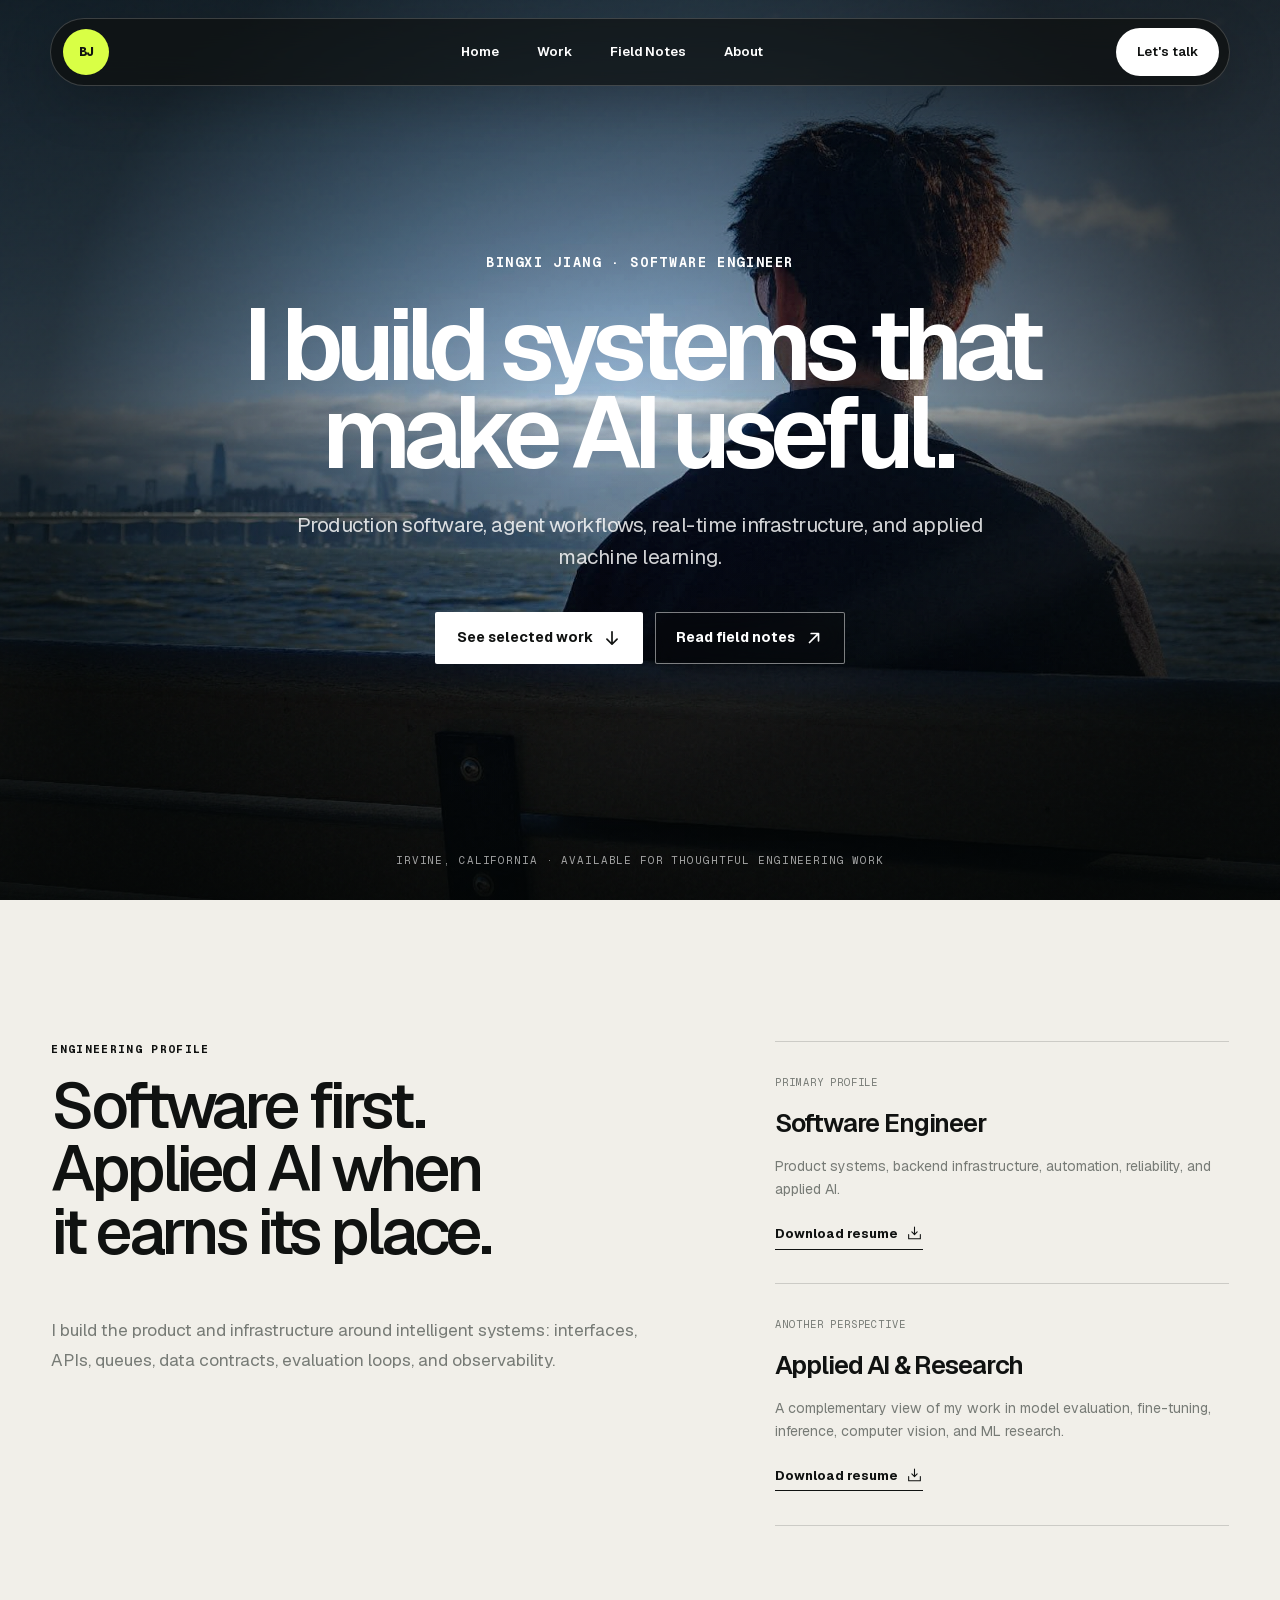
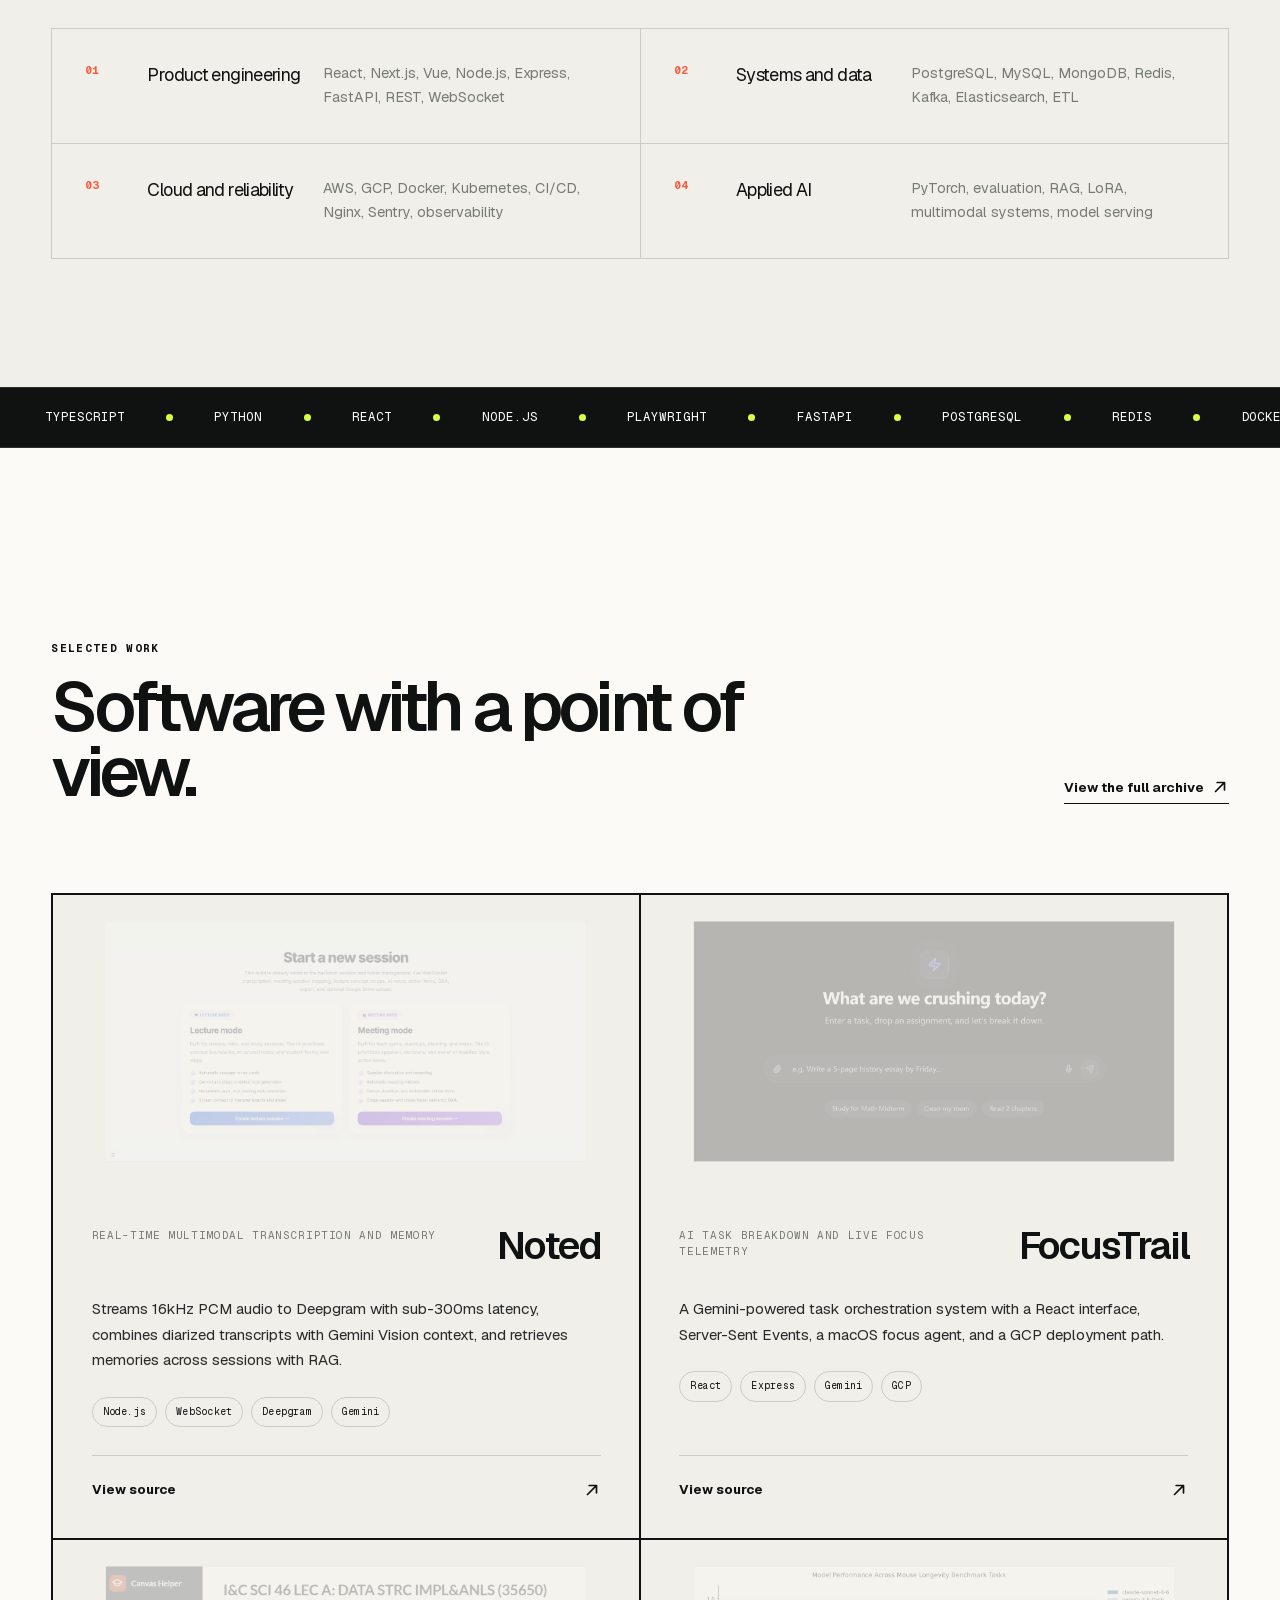
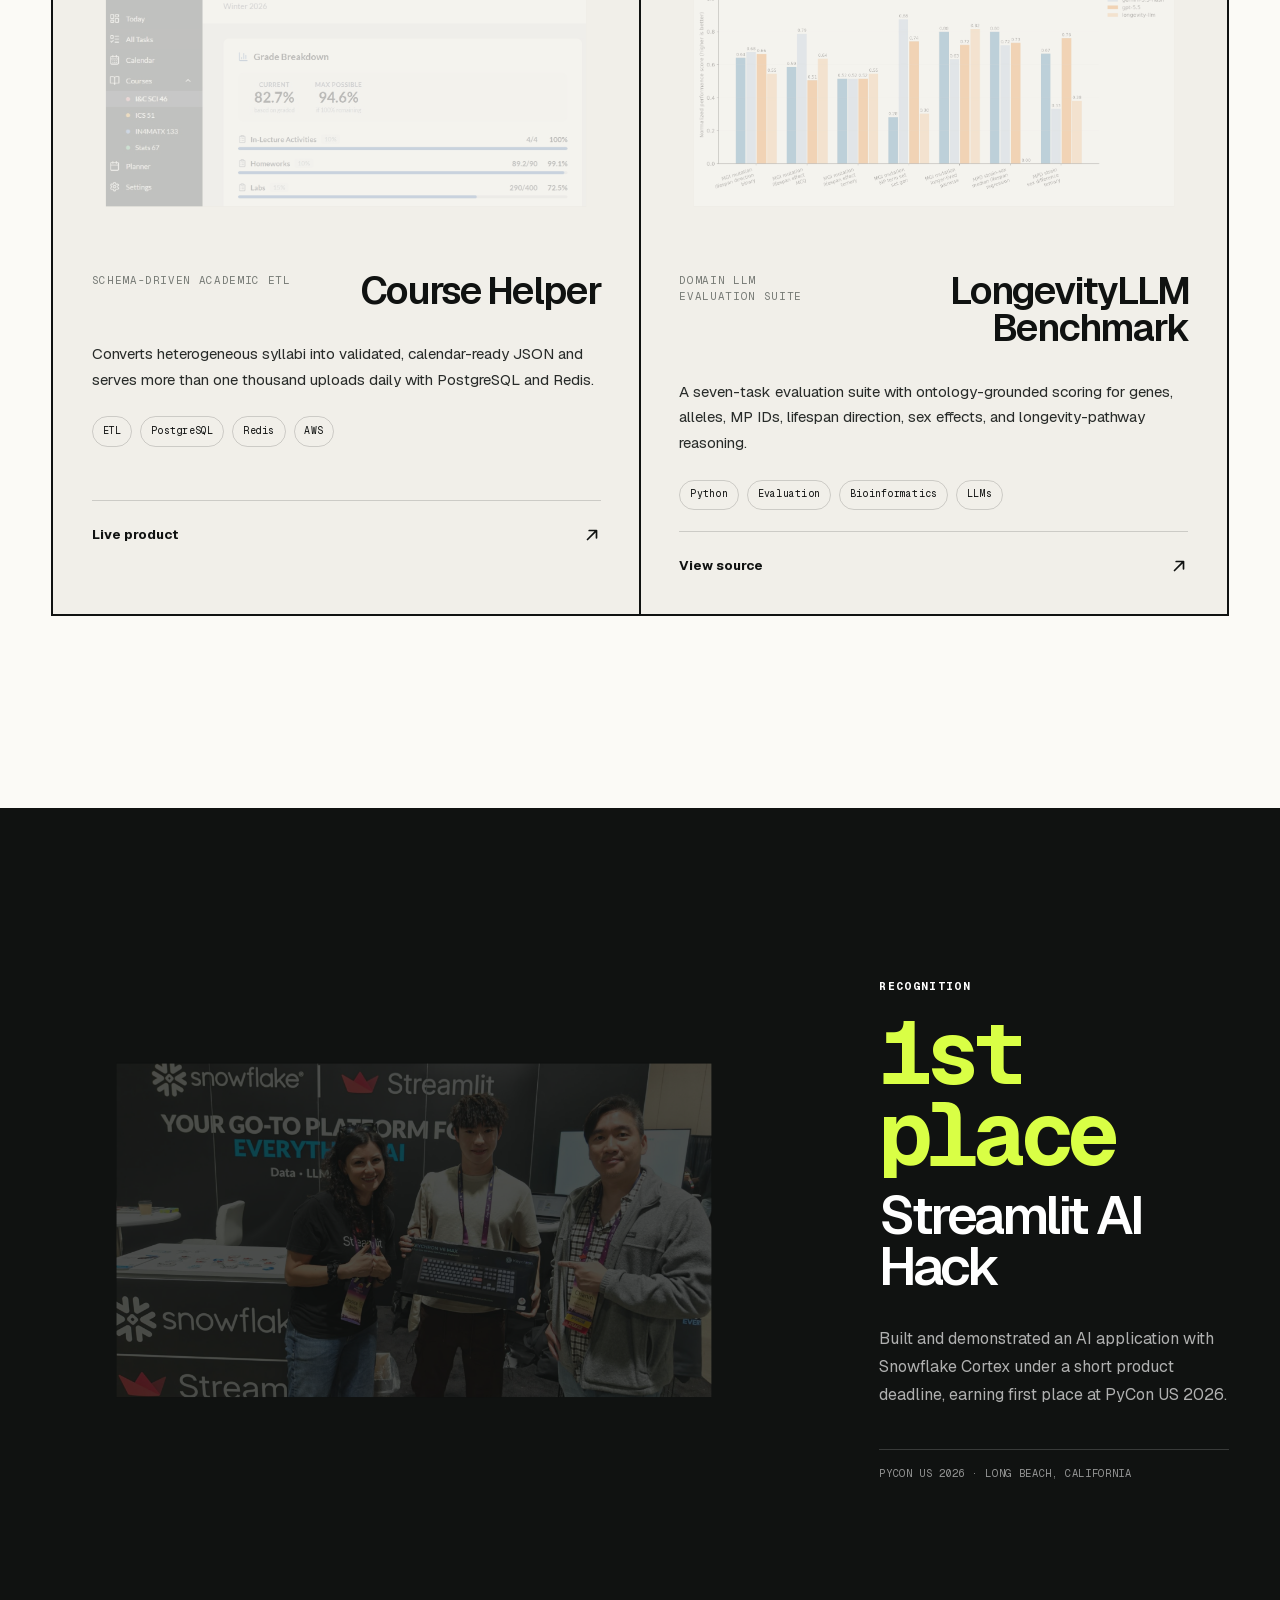
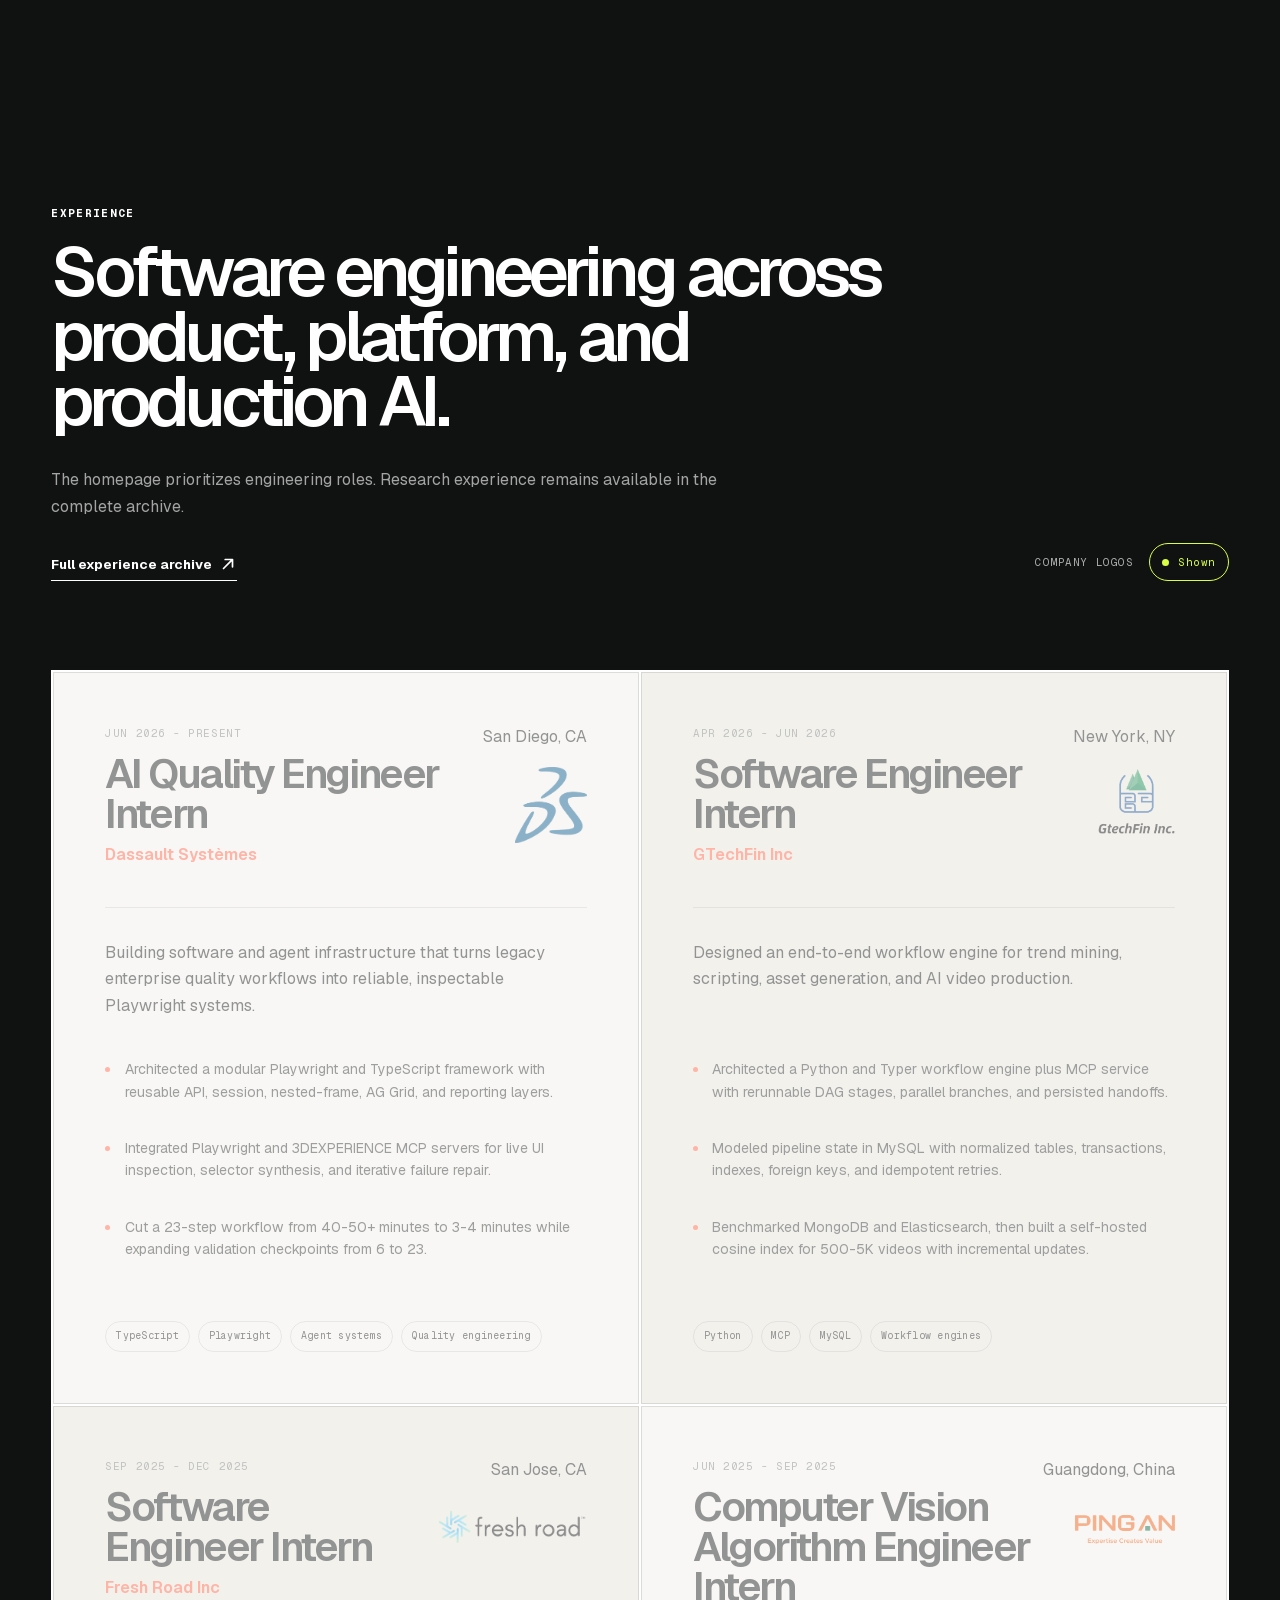
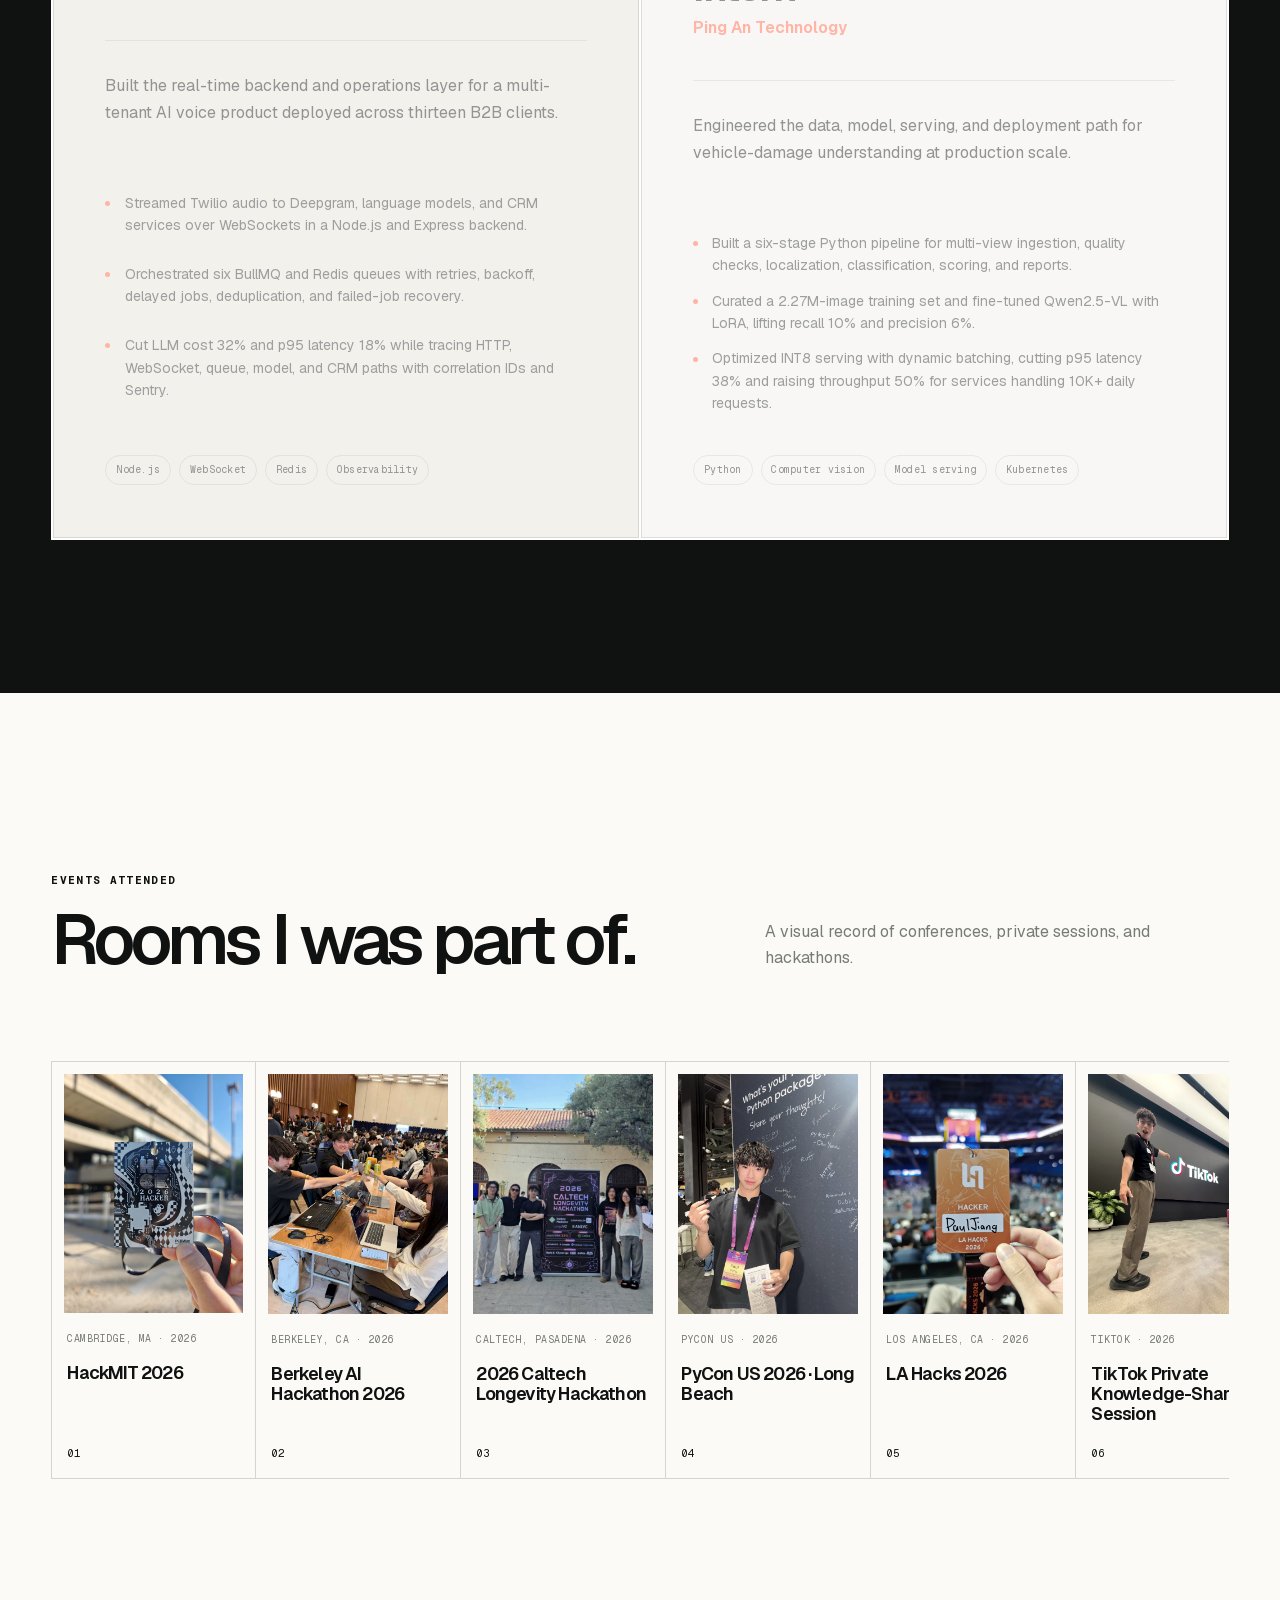
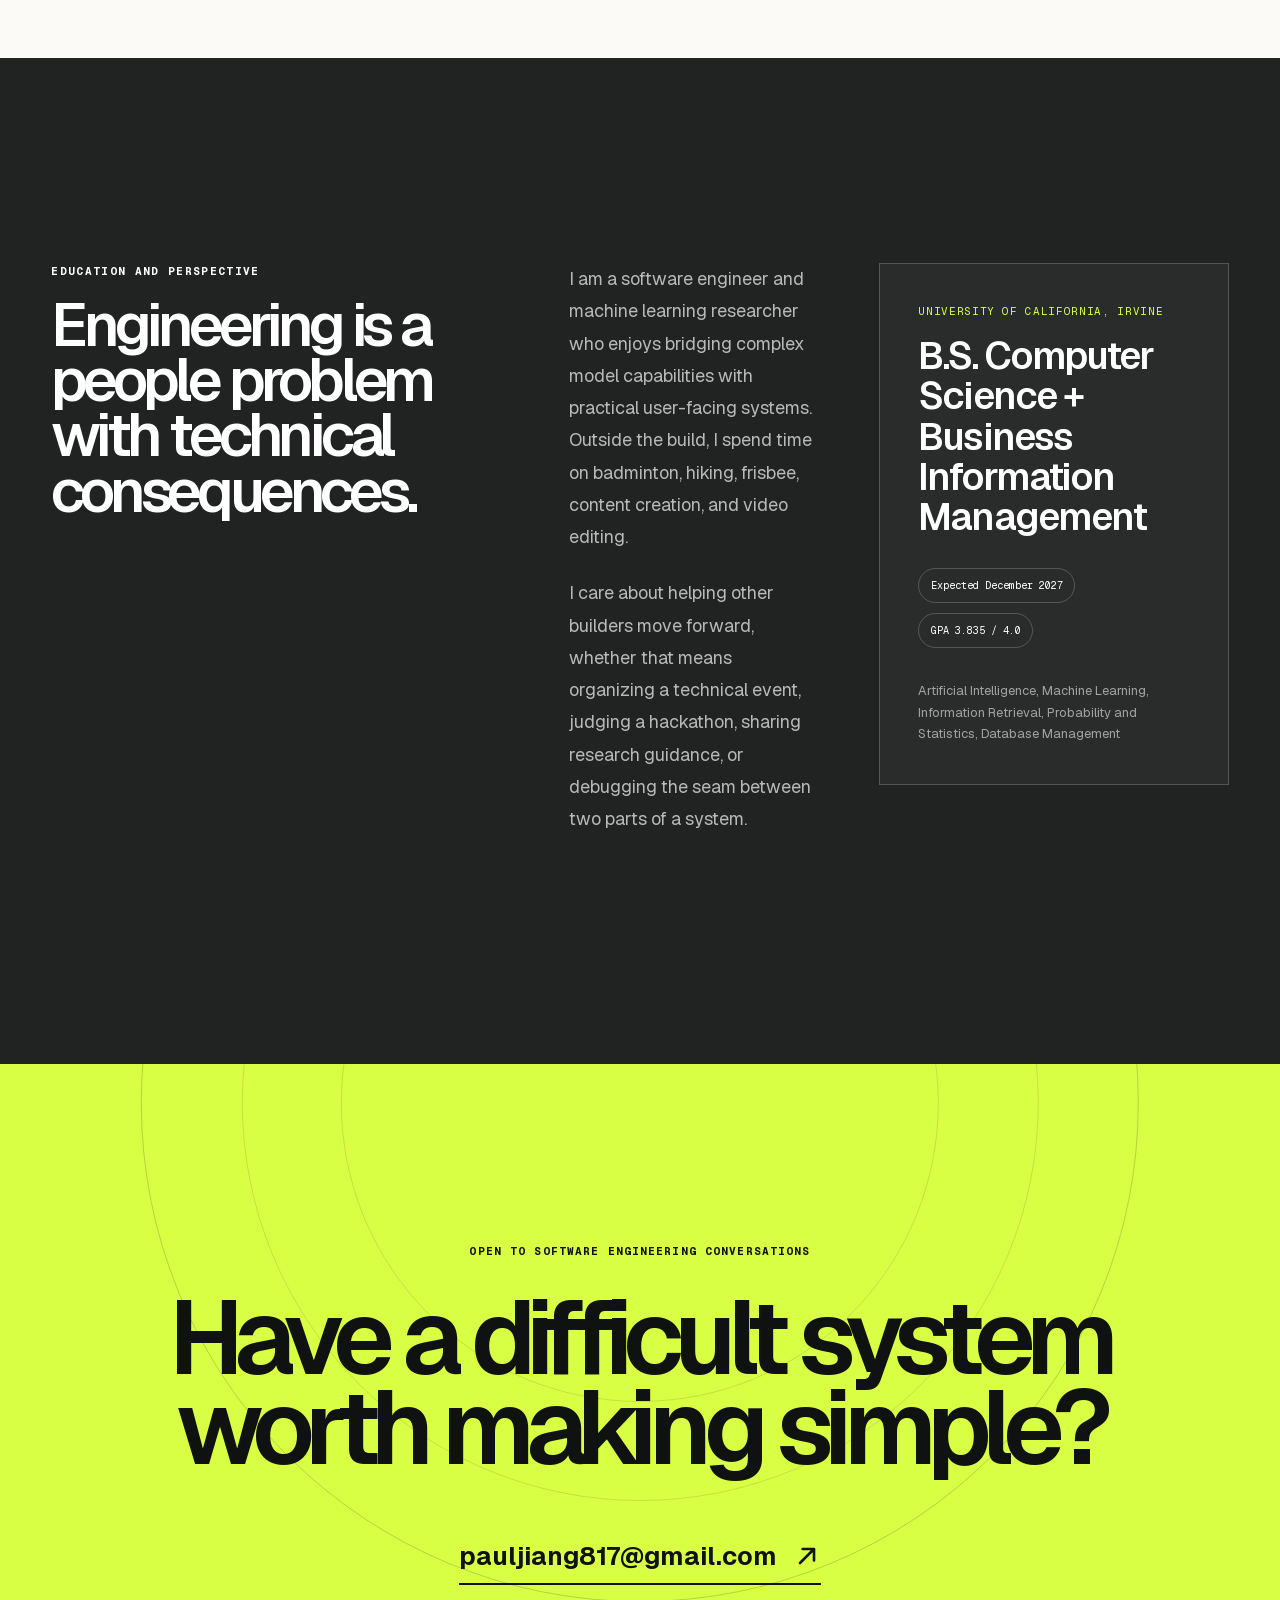
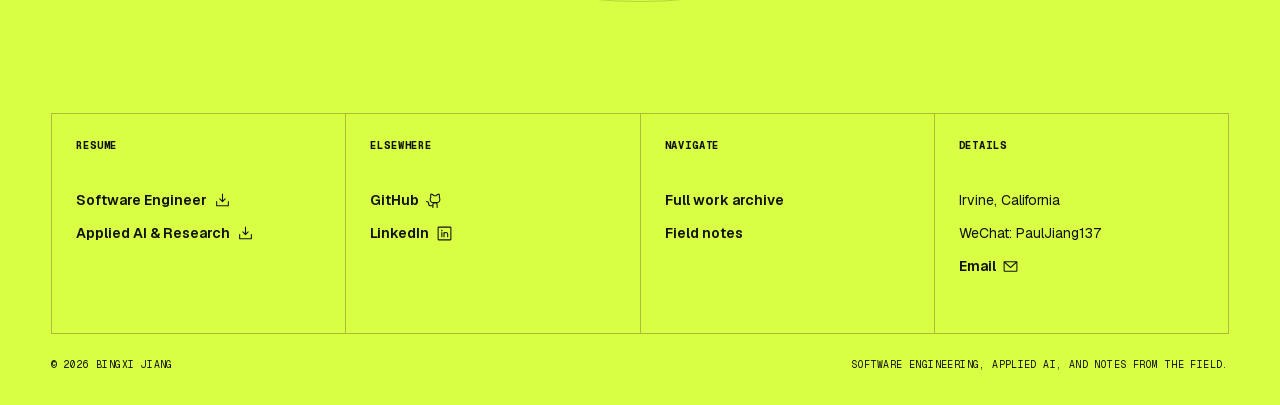
<file: index.html>
<!DOCTYPE html><html lang="en"><head><meta charSet="utf-8"/><meta name="viewport" content="width=device-width, initial-scale=1"/><link rel="preload" href="/_next/static/media/797e433ab948586e-s.p.08e28id.o-okb.woff2" as="font" crossorigin="" type="font/woff2"/><link rel="preload" href="/_next/static/media/caa3a2e1cccd8315-s.p.09~u27dqhyhd6.woff2" as="font" crossorigin="" type="font/woff2"/><link rel="preload" as="image" href="/media/sf-hero.jpg"/><link rel="preload" as="image" href="/media/projects/home/noted.jpg"/><link rel="preload" as="image" href="/media/projects/home/flowcrusade.jpg"/><link rel="preload" as="image" href="/media/projects/home/syllabus-to-schedule.jpg"/><link rel="preload" as="image" href="/media/projects/home/longevity-llm-benchmark.jpg"/><link rel="preload" as="image" href="/media/field-notes/streamlit-first-place.jpg"/><link rel="preload" as="image" href="/media/logos/dassault-systemes.png"/><link rel="preload" as="image" href="/media/logos/gtechfin.png"/><link rel="preload" as="image" href="/media/logos/fresh-road.png"/><link rel="preload" as="image" href="/media/logos/ping-an.png"/><link rel="stylesheet" href="/_next/static/chunks/0di2cl8hwoy5i.css" data-precedence="next"/><link rel="preload" as="script" fetchPriority="low" href="/_next/static/chunks/15xrurgzs99gv.js"/><script src="/_next/static/chunks/0dgq26a5_oy.a.js" async=""></script><script src="/_next/static/chunks/0.rxwb~e6m~y..js" async=""></script><script src="/_next/static/chunks/0xc0e-xoylcq5.js" async=""></script><script src="/_next/static/chunks/turbopack-0jevxyrj_0mo_.js" async=""></script><script src="/_next/static/chunks/0l-r1ym040a5~.js" async=""></script><script src="/_next/static/chunks/0d3shmwh5_nmn.js" async=""></script><script src="/_next/static/chunks/0-.84eddzt7~h.js" async=""></script><link rel="preload" as="image" href="/media/field-notes/home/hackmit.jpg"/><link rel="preload" as="image" href="/media/field-notes/home/tiktok-private-session.jpg"/><link rel="preload" as="image" href="/media/field-notes/home/la-hacks.jpg"/><link rel="preload" as="image" href="/media/field-notes/home/pycon.jpg"/><link rel="preload" as="image" href="/media/field-notes/home/caltech-longevity.jpg"/><link rel="preload" as="image" href="/media/field-notes/home/berkeley-ai-hackathon.jpg"/><meta name="next-size-adjust" content=""/><title>Bingxi Jiang - Software Engineer</title><meta name="description" content="Bingxi Jiang is a software engineer building production AI systems, real-time infrastructure, agent workflows, and applied machine learning products."/><meta name="codex-preview" content="development"/><meta property="og:title" content="Bingxi Jiang - Software Engineer"/><meta property="og:description" content="Production software, agent workflows, real-time infrastructure, and applied machine learning."/><meta property="og:image" content="https://bingxi-jiang.github.io/media/sf-hero.jpg"/><meta property="og:image:width" content="1706"/><meta property="og:image:height" content="1280"/><meta property="og:type" content="website"/><meta name="twitter:card" content="summary_large_image"/><meta name="twitter:title" content="Bingxi Jiang - Software Engineer"/><meta name="twitter:description" content="Production software, agent workflows, real-time infrastructure, and applied machine learning."/><meta name="twitter:image" content="https://bingxi-jiang.github.io/media/sf-hero.jpg"/><meta name="twitter:image:width" content="1706"/><meta name="twitter:image:height" content="1280"/><link rel="shortcut icon" href="/favicon.svg"/><link rel="icon" href="/favicon.svg"/><script src="/_next/static/chunks/03~yq9q893hmn.js" noModule=""></script><link rel="stylesheet" href="/v6-overrides.css"/></head><body class="geist_a71539c9-module__T19VSG__variable geist_mono_8d43a2aa-module__8Li5zG__variable"><div hidden=""><!--$--><!--/$--></div><a class="skip-link" href="#main-content">Skip to content</a><header class="site-nav-shell"><nav class="site-nav" aria-label="Primary navigation"><a class="nav-mark" href="/">BJ</a><div class="nav-links" aria-label="Desktop navigation"><a href="/">Home</a><a href="/work/">Work</a><a href="/field-notes/">Field Notes</a><a href="/#about">About</a></div><a class="nav-contact" href="mailto:pauljiang817@gmail.com">Let&#x27;s talk</a><button class="nav-menu-button" type="button" aria-label="Open navigation" aria-expanded="false"><svg xmlns="http://www.w3.org/2000/svg" width="20" height="20" fill="currentColor" viewBox="0 0 256 256"><path d="M228,128a12,12,0,0,1-12,12H40a12,12,0,0,1,0-24H216A12,12,0,0,1,228,128ZM40,76H216a12,12,0,0,0,0-24H40a12,12,0,0,0,0,24ZM216,180H40a12,12,0,0,0,0,24H216a12,12,0,0,0,0-24Z"></path></svg></button></nav></header><div id="main-content"><main class="page-shell"><section class="hero" aria-labelledby="hero-heading"><img class="hero-image" src="/media/sf-hero.jpg" alt="Bingxi looking across the bay toward San Francisco"/><div class="hero-wash"></div><div class="hero-copy"><p class="hero-kicker">Bingxi Jiang · Software Engineer</p><h1 id="hero-heading">I build systems that make AI <span class="hero-tail">useful<span class="hero-period">.</span></span></h1><p class="hero-subtitle">Production software, agent workflows, real-time infrastructure, and applied machine learning.</p><div class="hero-actions"><a class="button button-light" href="#selected-work">See selected work <svg xmlns="http://www.w3.org/2000/svg" width="18" height="18" fill="currentColor" viewBox="0 0 256 256"><path d="M208.49,152.49l-72,72a12,12,0,0,1-17,0l-72-72a12,12,0,0,1,17-17L116,187V40a12,12,0,0,1,24,0V187l51.51-51.52a12,12,0,0,1,17,17Z"></path></svg></a><a class="button button-ghost-light" href="/field-notes/">Read field notes <svg xmlns="http://www.w3.org/2000/svg" width="18" height="18" fill="currentColor" viewBox="0 0 256 256"><path d="M204,64V168a12,12,0,0,1-24,0V93L72.49,200.49a12,12,0,0,1-17-17L163,76H88a12,12,0,0,1,0-24H192A12,12,0,0,1,204,64Z"></path></svg></a></div></div><p class="hero-location">Irvine, California · Available for thoughtful engineering work</p></section><section class="story-section" id="about"><div class="section-frame story-grid"><div class="story-intro"><p class="eyebrow">Engineering profile</p><h2>Software first. Applied AI when it earns its place.</h2><p>I build the product and infrastructure around intelligent systems: interfaces, APIs, queues, data contracts, evaluation loops, and observability.</p></div><aside class="resume-panel" aria-label="Resume downloads"><div><span>Primary profile</span><strong>Software Engineer</strong><p>Product systems, backend infrastructure, automation, reliability, and applied AI.</p><a href="/resumes/Bingxi_Jiang_SWE_Resume.pdf" target="_blank">Download resume <svg xmlns="http://www.w3.org/2000/svg" width="17" height="17" fill="currentColor" viewBox="0 0 256 256"><path d="M224,144v64a8,8,0,0,1-8,8H40a8,8,0,0,1-8-8V144a8,8,0,0,1,16,0v56H208V144a8,8,0,0,1,16,0Zm-101.66,5.66a8,8,0,0,0,11.32,0l40-40a8,8,0,0,0-11.32-11.32L136,124.69V32a8,8,0,0,0-16,0v92.69L93.66,98.34a8,8,0,0,0-11.32,11.32Z"></path></svg></a></div><div><span>Another perspective</span><strong>Applied AI &amp; Research</strong><p>A complementary view of my work in model evaluation, fine-tuning, inference, computer vision, and ML research.</p><a href="/resumes/Bingxi_Jiang_MLE_Resume.pdf" target="_blank">Download resume <svg xmlns="http://www.w3.org/2000/svg" width="17" height="17" fill="currentColor" viewBox="0 0 256 256"><path d="M224,144v64a8,8,0,0,1-8,8H40a8,8,0,0,1-8-8V144a8,8,0,0,1,16,0v56H208V144a8,8,0,0,1,16,0Zm-101.66,5.66a8,8,0,0,0,11.32,0l40-40a8,8,0,0,0-11.32-11.32L136,124.69V32a8,8,0,0,0-16,0v92.69L93.66,98.34a8,8,0,0,0-11.32,11.32Z"></path></svg></a></div></aside></div><div class="section-frame capability-grid"><article><span class="capability-index">0<!-- -->1</span><h3>Product engineering</h3><p>React, Next.js, Vue, Node.js, Express, FastAPI, REST, WebSocket</p></article><article><span class="capability-index">0<!-- -->2</span><h3>Systems and data</h3><p>PostgreSQL, MySQL, MongoDB, Redis, Kafka, Elasticsearch, ETL</p></article><article><span class="capability-index">0<!-- -->3</span><h3>Cloud and reliability</h3><p>AWS, GCP, Docker, Kubernetes, CI/CD, Nginx, Sentry, observability</p></article><article><span class="capability-index">0<!-- -->4</span><h3>Applied AI</h3><p>PyTorch, evaluation, RAG, LoRA, multimodal systems, model serving</p></article></div></section><section class="marquee" aria-label="Technical capabilities"><div class="marquee-track"><span>TypeScript</span><span>Python</span><span>React</span><span>Node.js</span><span>Playwright</span><span>FastAPI</span><span>PostgreSQL</span><span>Redis</span><span>Docker</span><span>Kubernetes</span><span>PyTorch</span><span>LLM evaluation</span><span>TypeScript</span><span>Python</span><span>React</span><span>Node.js</span><span>Playwright</span><span>FastAPI</span><span>PostgreSQL</span><span>Redis</span><span>Docker</span><span>Kubernetes</span><span>PyTorch</span><span>LLM evaluation</span></div></section><section class="work-section" id="selected-work"><div class="section-frame"><div class="section-heading-row"><div><p class="eyebrow">Selected work</p><h2>Software with a point of view.</h2></div><a href="/work/#projects">View the full archive <svg xmlns="http://www.w3.org/2000/svg" width="18" height="18" fill="currentColor" viewBox="0 0 256 256"><path d="M204,64V168a12,12,0,0,1-24,0V93L72.49,200.49a12,12,0,0,1-17-17L163,76H88a12,12,0,0,1,0-24H192A12,12,0,0,1,204,64Z"></path></svg></a></div><div class="featured-grid"><article class="featured-project project-1"><div class="featured-media" data-reveal-image="true"><img src="/media/projects/home/noted.jpg" alt="Noted project preview"/></div><div class="featured-copy"><div><p>Real-time multimodal transcription and memory</p><h3>Noted</h3></div><p>Streams 16kHz PCM audio to Deepgram with sub-300ms latency, combines diarized transcripts with Gemini Vision context, and retrieves memories across sessions with RAG.</p><div class="tag-row"><span>Node.js</span><span>WebSocket</span><span>Deepgram</span><span>Gemini</span></div><a href="https://github.com/Bingxi-Jiang/Noted" target="_blank" rel="noreferrer" aria-label="Open Noted">View source<!-- --> <svg xmlns="http://www.w3.org/2000/svg" width="18" height="18" fill="currentColor" viewBox="0 0 256 256"><path d="M204,64V168a12,12,0,0,1-24,0V93L72.49,200.49a12,12,0,0,1-17-17L163,76H88a12,12,0,0,1,0-24H192A12,12,0,0,1,204,64Z"></path></svg></a></div></article><article class="featured-project project-2"><div class="featured-media" data-reveal-image="true"><img src="/media/projects/home/flowcrusade.jpg" alt="FocusTrail project preview"/></div><div class="featured-copy"><div><p>AI task breakdown and live focus telemetry</p><h3>FocusTrail</h3></div><p>A Gemini-powered task orchestration system with a React interface, Server-Sent Events, a macOS focus agent, and a GCP deployment path.</p><div class="tag-row"><span>React</span><span>Express</span><span>Gemini</span><span>GCP</span></div><a href="https://github.com/PST-Protocol/FocusTrail" target="_blank" rel="noreferrer" aria-label="Open FocusTrail">View source<!-- --> <svg xmlns="http://www.w3.org/2000/svg" width="18" height="18" fill="currentColor" viewBox="0 0 256 256"><path d="M204,64V168a12,12,0,0,1-24,0V93L72.49,200.49a12,12,0,0,1-17-17L163,76H88a12,12,0,0,1,0-24H192A12,12,0,0,1,204,64Z"></path></svg></a></div></article><article class="featured-project project-3"><div class="featured-media" data-reveal-image="true"><img src="/media/projects/home/syllabus-to-schedule.jpg" alt="Course Helper project preview"/></div><div class="featured-copy"><div><p>Schema-driven academic ETL</p><h3>Course Helper</h3></div><p>Converts heterogeneous syllabi into validated, calendar-ready JSON and serves more than one thousand uploads daily with PostgreSQL and Redis.</p><div class="tag-row"><span>ETL</span><span>PostgreSQL</span><span>Redis</span><span>AWS</span></div><a href="https://www.course-helper.com" target="_blank" rel="noreferrer" aria-label="Open Course Helper">Live product<!-- --> <svg xmlns="http://www.w3.org/2000/svg" width="18" height="18" fill="currentColor" viewBox="0 0 256 256"><path d="M204,64V168a12,12,0,0,1-24,0V93L72.49,200.49a12,12,0,0,1-17-17L163,76H88a12,12,0,0,1,0-24H192A12,12,0,0,1,204,64Z"></path></svg></a></div></article><article class="featured-project project-4"><div class="featured-media" data-reveal-image="true"><img src="/media/projects/home/longevity-llm-benchmark.jpg" alt="LongevityLLM Benchmark project preview"/></div><div class="featured-copy"><div><p>Domain LLM evaluation suite</p><h3>LongevityLLM Benchmark</h3></div><p>A seven-task evaluation suite with ontology-grounded scoring for genes, alleles, MP IDs, lifespan direction, sex effects, and longevity-pathway reasoning.</p><div class="tag-row"><span>Python</span><span>Evaluation</span><span>Bioinformatics</span><span>LLMs</span></div><a href="https://github.com/Bingxi-Jiang/LongevityLLM-Benchmark" target="_blank" rel="noreferrer" aria-label="Open LongevityLLM Benchmark">View source<!-- --> <svg xmlns="http://www.w3.org/2000/svg" width="18" height="18" fill="currentColor" viewBox="0 0 256 256"><path d="M204,64V168a12,12,0,0,1-24,0V93L72.49,200.49a12,12,0,0,1-17-17L163,76H88a12,12,0,0,1,0-24H192A12,12,0,0,1,204,64Z"></path></svg></a></div></article></div></div></section><section class="award-section" aria-labelledby="award-heading"><div class="section-frame award-layout"><div class="award-media" data-reveal-image="true"><img src="/media/field-notes/streamlit-first-place.jpg" alt="Bingxi Jiang receiving first place at the Streamlit AI Hack with Snowflake and Streamlit representatives"/></div><div class="award-copy"><p class="eyebrow">Recognition</p><span class="award-rank">1st place</span><h2 id="award-heading">Streamlit AI Hack</h2><p>Built and demonstrated an AI application with Snowflake Cortex under a short product deadline, earning first place at PyCon US 2026.</p><span class="award-meta">PyCon US 2026 · Long Beach, California</span></div></div></section><section class="experience-section"><div class="section-frame"><div class="experience-heading-row"><div class="experience-intro"><p class="eyebrow">Experience</p><h2>Software engineering across product, platform, and production AI.</h2><p>The homepage prioritizes engineering roles. Research experience remains available in the complete archive.</p><a href="/work/#experience">Full experience archive <svg xmlns="http://www.w3.org/2000/svg" width="18" height="18" fill="currentColor" viewBox="0 0 256 256"><path d="M204,64V168a12,12,0,0,1-24,0V93L72.49,200.49a12,12,0,0,1-17-17L163,76H88a12,12,0,0,1,0-24H192A12,12,0,0,1,204,64Z"></path></svg></a></div><div class="logo-preview-control" role="group" aria-label="Company logo preview"><span>Company logos</span><button type="button" class="is-active" aria-pressed="true"><span aria-hidden="true"></span>Shown</button></div></div><div class="experience-grid show-logos"><article class="experience-card" data-stack-card="true" style="--stack-index:0"><div class="experience-card-head"><div><p>Jun 2026 - Present</p><h3>AI Quality Engineer Intern</h3><h4>Dassault Systèmes</h4></div><div class="experience-card-aside"><span>San Diego, CA</span><div class="company-logo" aria-hidden="false"><img src="/media/logos/dassault-systemes.png" alt="Dassault Systèmes logo"/></div></div></div><p>Building software and agent infrastructure that turns legacy enterprise quality workflows into reliable, inspectable Playwright systems.</p><ul><li>Architected a modular Playwright and TypeScript framework with reusable API, session, nested-frame, AG Grid, and reporting layers.</li><li>Integrated Playwright and 3DEXPERIENCE MCP servers for live UI inspection, selector synthesis, and iterative failure repair.</li><li>Cut a 23-step workflow from 40-50+ minutes to 3-4 minutes while expanding validation checkpoints from 6 to 23.</li></ul><div class="tag-row"><span>TypeScript</span><span>Playwright</span><span>Agent systems</span><span>Quality engineering</span></div></article><article class="experience-card" data-stack-card="true" style="--stack-index:1"><div class="experience-card-head"><div><p>Apr 2026 - Jun 2026</p><h3>Software Engineer Intern</h3><h4>GTechFin Inc</h4></div><div class="experience-card-aside"><span>New York, NY</span><div class="company-logo" aria-hidden="false"><img src="/media/logos/gtechfin.png" alt="GTechFin Inc logo"/></div></div></div><p>Designed an end-to-end workflow engine for trend mining, scripting, asset generation, and AI video production.</p><ul><li>Architected a Python and Typer workflow engine plus MCP service with rerunnable DAG stages, parallel branches, and persisted handoffs.</li><li>Modeled pipeline state in MySQL with normalized tables, transactions, indexes, foreign keys, and idempotent retries.</li><li>Benchmarked MongoDB and Elasticsearch, then built a self-hosted cosine index for 500-5K videos with incremental updates.</li></ul><div class="tag-row"><span>Python</span><span>MCP</span><span>MySQL</span><span>Workflow engines</span></div></article><article class="experience-card" data-stack-card="true" style="--stack-index:2"><div class="experience-card-head"><div><p>Sep 2025 - Dec 2025</p><h3>Software Engineer Intern</h3><h4>Fresh Road Inc</h4></div><div class="experience-card-aside"><span>San Jose, CA</span><div class="company-logo" aria-hidden="false"><img src="/media/logos/fresh-road.png" alt="Fresh Road Inc logo"/></div></div></div><p>Built the real-time backend and operations layer for a multi-tenant AI voice product deployed across thirteen B2B clients.</p><ul><li>Streamed Twilio audio to Deepgram, language models, and CRM services over WebSockets in a Node.js and Express backend.</li><li>Orchestrated six BullMQ and Redis queues with retries, backoff, delayed jobs, deduplication, and failed-job recovery.</li><li>Cut LLM cost 32% and p95 latency 18% while tracing HTTP, WebSocket, queue, model, and CRM paths with correlation IDs and Sentry.</li></ul><div class="tag-row"><span>Node.js</span><span>WebSocket</span><span>Redis</span><span>Observability</span></div></article><article class="experience-card" data-stack-card="true" style="--stack-index:3"><div class="experience-card-head"><div><p>Jun 2025 - Sep 2025</p><h3>Computer Vision Algorithm Engineer Intern</h3><h4>Ping An Technology</h4></div><div class="experience-card-aside"><span>Guangdong, China</span><div class="company-logo" aria-hidden="false"><img src="/media/logos/ping-an.png" alt="Ping An Technology logo"/></div></div></div><p>Engineered the data, model, serving, and deployment path for vehicle-damage understanding at production scale.</p><ul><li>Built a six-stage Python pipeline for multi-view ingestion, quality checks, localization, classification, scoring, and reports.</li><li>Curated a 2.27M-image training set and fine-tuned Qwen2.5-VL with LoRA, lifting recall 10% and precision 6%.</li><li>Optimized INT8 serving with dynamic batching, cutting p95 latency 38% and raising throughput 50% for services handling 10K+ daily requests.</li></ul><div class="tag-row"><span>Python</span><span>Computer vision</span><span>Model serving</span><span>Kubernetes</span></div></article></div></div></section><section class="notes-section"><div class="section-frame"><div class="section-heading-row"><div><p class="eyebrow">Events attended</p><h2>Rooms I was part of.</h2></div><p class="notes-intro">A visual record of conferences, private sessions, and hackathons.</p></div><div class="notes-strip"><a class="note-card" href="/field-notes/hackmit-2026/"><div class="note-card-image"><img src="/media/field-notes/home/hackmit.jpg" alt="HackMIT 2026 hacker badge held outside an MIT campus building" style="object-position:center 50%"/></div><div class="note-card-copy"><p>Cambridge, MA<!-- --> · <!-- -->2026</p><h3>HackMIT 2026</h3><span>01</span></div></a><a class="note-card" href="/field-notes/berkeley-ai-hackathon-2026/"><div class="note-card-image"><img src="/media/field-notes/home/berkeley-ai-hackathon.jpg" alt="Team members working together at the Berkeley AI Hackathon" style="object-position:center 48%"/></div><div class="note-card-copy"><p>Berkeley, CA<!-- --> · <!-- -->2026</p><h3>Berkeley AI Hackathon 2026</h3><span>02</span></div></a><a class="note-card" href="/field-notes/caltech-longevity-hackathon-2026/"><div class="note-card-image"><img src="/media/field-notes/home/caltech-longevity.jpg" alt="Team photo at the 2026 Caltech Longevity Hackathon" style="object-position:center 48%"/></div><div class="note-card-copy"><p>Caltech, Pasadena<!-- --> · <!-- -->2026</p><h3>2026 Caltech Longevity Hackathon</h3><span>03</span></div></a><a class="note-card" href="/field-notes/pycon-us-2026/"><div class="note-card-image"><img src="/media/field-notes/home/pycon.jpg" alt="Bingxi Jiang at the PyCon US 2026 package wall" style="object-position:center 34%"/></div><div class="note-card-copy"><p>PyCon US<!-- --> · <!-- -->2026</p><h3>PyCon US 2026 · Long Beach</h3><span>04</span></div></a><a class="note-card" href="/field-notes/la-hacks-2026/"><div class="note-card-image"><img src="/media/field-notes/home/la-hacks.jpg" alt="LA Hacks 2026 hacker badge held above the event floor" style="object-position:center 44%"/></div><div class="note-card-copy"><p>Los Angeles, CA<!-- --> · <!-- -->2026</p><h3>LA Hacks 2026</h3><span>05</span></div></a><a class="note-card" href="/field-notes/tiktok-private-session/"><div class="note-card-image"><img src="/media/field-notes/home/tiktok-private-session.jpg" alt="Bingxi Jiang visiting a TikTok office during a private session" style="object-position:center 38%"/></div><div class="note-card-copy"><p>TikTok<!-- --> · <!-- -->2026</p><h3>TikTok Private Knowledge-Sharing Session</h3><span>06</span></div></a></div></div></section><section class="about-section"><div class="section-frame about-grid"><div class="about-heading"><p class="eyebrow">Education and perspective</p><h2>Engineering is a people problem with technical consequences.</h2></div><div class="about-copy"><p>I am a software engineer and machine learning researcher who enjoys bridging complex model capabilities with practical user-facing systems. Outside the build, I spend time on badminton, hiking, frisbee, content creation, and video editing.</p><p>I care about helping other builders move forward, whether that means organizing a technical event, judging a hackathon, sharing research guidance, or debugging the seam between two parts of a system.</p></div><div class="education-card"><p>University of California, Irvine</p><h3>B.S. Computer Science + Business Information Management</h3><div><span>Expected December 2027</span><span>GPA <!-- -->3.835 / 4.0</span></div><small>Artificial Intelligence, Machine Learning, Information Retrieval, Probability and Statistics, Database Management</small></div></div></section></main><!--$--><!--/$--></div><footer class="site-footer" id="contact"><div class="footer-orbit" aria-hidden="true"></div><div class="footer-inner"><p class="footer-kicker">Open to software engineering conversations</p><h2>Have a difficult system<br/> worth making simple?</h2><a class="footer-email" href="mailto:pauljiang817@gmail.com">pauljiang817@gmail.com<svg xmlns="http://www.w3.org/2000/svg" width="28" height="28" fill="currentColor" viewBox="0 0 256 256"><path d="M204,64V168a12,12,0,0,1-24,0V93L72.49,200.49a12,12,0,0,1-17-17L163,76H88a12,12,0,0,1,0-24H192A12,12,0,0,1,204,64Z"></path></svg></a><div class="footer-grid"><div><span>Resume</span><a href="/resumes/Bingxi_Jiang_SWE_Resume.pdf" target="_blank">Software Engineer <svg xmlns="http://www.w3.org/2000/svg" width="17" height="17" fill="currentColor" viewBox="0 0 256 256"><path d="M224,144v64a8,8,0,0,1-8,8H40a8,8,0,0,1-8-8V144a8,8,0,0,1,16,0v56H208V144a8,8,0,0,1,16,0Zm-101.66,5.66a8,8,0,0,0,11.32,0l40-40a8,8,0,0,0-11.32-11.32L136,124.69V32a8,8,0,0,0-16,0v92.69L93.66,98.34a8,8,0,0,0-11.32,11.32Z"></path></svg></a><a href="/resumes/Bingxi_Jiang_MLE_Resume.pdf" target="_blank">Applied AI &amp; Research <svg xmlns="http://www.w3.org/2000/svg" width="17" height="17" fill="currentColor" viewBox="0 0 256 256"><path d="M224,144v64a8,8,0,0,1-8,8H40a8,8,0,0,1-8-8V144a8,8,0,0,1,16,0v56H208V144a8,8,0,0,1,16,0Zm-101.66,5.66a8,8,0,0,0,11.32,0l40-40a8,8,0,0,0-11.32-11.32L136,124.69V32a8,8,0,0,0-16,0v92.69L93.66,98.34a8,8,0,0,0-11.32,11.32Z"></path></svg></a></div><div><span>Elsewhere</span><a href="https://github.com/Bingxi-Jiang" target="_blank" rel="noreferrer">GitHub <svg xmlns="http://www.w3.org/2000/svg" width="17" height="17" fill="currentColor" viewBox="0 0 256 256"><path d="M208.31,75.68A59.78,59.78,0,0,0,202.93,28,8,8,0,0,0,196,24a59.75,59.75,0,0,0-48,24H124A59.75,59.75,0,0,0,76,24a8,8,0,0,0-6.93,4,59.78,59.78,0,0,0-5.38,47.68A58.14,58.14,0,0,0,56,104v8a56.06,56.06,0,0,0,48.44,55.47A39.8,39.8,0,0,0,96,192v8H72a24,24,0,0,1-24-24A40,40,0,0,0,8,136a8,8,0,0,0,0,16,24,24,0,0,1,24,24,40,40,0,0,0,40,40H96v16a8,8,0,0,0,16,0V192a24,24,0,0,1,48,0v40a8,8,0,0,0,16,0V192a39.8,39.8,0,0,0-8.44-24.53A56.06,56.06,0,0,0,216,112v-8A58.14,58.14,0,0,0,208.31,75.68ZM200,112a40,40,0,0,1-40,40H112a40,40,0,0,1-40-40v-8a41.74,41.74,0,0,1,6.9-22.48A8,8,0,0,0,80,73.83a43.81,43.81,0,0,1,.79-33.58,43.88,43.88,0,0,1,32.32,20.06A8,8,0,0,0,119.82,64h32.35a8,8,0,0,0,6.74-3.69,43.87,43.87,0,0,1,32.32-20.06A43.81,43.81,0,0,1,192,73.83a8.09,8.09,0,0,0,1,7.65A41.72,41.72,0,0,1,200,104Z"></path></svg></a><a href="https://www.linkedin.com/in/bingxi-jiang/" target="_blank" rel="noreferrer">LinkedIn <svg xmlns="http://www.w3.org/2000/svg" width="17" height="17" fill="currentColor" viewBox="0 0 256 256"><path d="M216,24H40A16,16,0,0,0,24,40V216a16,16,0,0,0,16,16H216a16,16,0,0,0,16-16V40A16,16,0,0,0,216,24Zm0,192H40V40H216V216ZM96,112v64a8,8,0,0,1-16,0V112a8,8,0,0,1,16,0Zm88,28v36a8,8,0,0,1-16,0V140a20,20,0,0,0-40,0v36a8,8,0,0,1-16,0V112a8,8,0,0,1,15.79-1.78A36,36,0,0,1,184,140ZM100,84A12,12,0,1,1,88,72,12,12,0,0,1,100,84Z"></path></svg></a></div><div><span>Navigate</span><a href="/work/">Full work archive</a><a href="/field-notes/">Field notes</a></div><div><span>Details</span><p>Irvine, California</p><p>WeChat: <!-- -->PaulJiang137</p><a href="mailto:pauljiang817@gmail.com">Email <svg xmlns="http://www.w3.org/2000/svg" width="17" height="17" fill="currentColor" viewBox="0 0 256 256"><path d="M224,48H32a8,8,0,0,0-8,8V192a16,16,0,0,0,16,16H216a16,16,0,0,0,16-16V56A8,8,0,0,0,224,48ZM203.43,64,128,133.15,52.57,64ZM216,192H40V74.19l82.59,75.71a8,8,0,0,0,10.82,0L216,74.19V192Z"></path></svg></a></div></div><div class="footer-bottom"><p>© <!-- -->2026<!-- --> Bingxi Jiang</p><p>Software engineering, applied AI, and notes from the field.</p></div></div></footer><script src="/_next/static/chunks/15xrurgzs99gv.js" id="_R_" async=""></script><script>(self.__next_f=self.__next_f||[]).push([0])</script><script>self.__next_f.push([1,"1:\"$Sreact.fragment\"\n2:I[50844,[\"/_next/static/chunks/0l-r1ym040a5~.js\",\"/_next/static/chunks/0d3shmwh5_nmn.js\"],\"SiteNav\"]\n3:I[39756,[\"/_next/static/chunks/0l-r1ym040a5~.js\",\"/_next/static/chunks/0d3shmwh5_nmn.js\"],\"default\"]\n4:I[37457,[\"/_next/static/chunks/0l-r1ym040a5~.js\",\"/_next/static/chunks/0d3shmwh5_nmn.js\"],\"default\"]\nb:I[68027,[\"/_next/static/chunks/0l-r1ym040a5~.js\",\"/_next/static/chunks/0d3shmwh5_nmn.js\"],\"default\",1]\n:HL[\"/_next/static/chunks/0di2cl8hwoy5i.css\",\"style\"]\n:HL[\"/_next/static/media/797e433ab948586e-s.p.08e28id.o-okb.woff2\",\"font\",{\"crossOrigin\":\"\",\"type\":\"font/woff2\"}]\n:HL[\"/_next/static/media/caa3a2e1cccd8315-s.p.09~u27dqhyhd6.woff2\",\"font\",{\"crossOrigin\":\"\",\"type\":\"font/woff2\"}]\n"])</script><script>self.__next_f.push([1,"0:{\"P\":null,\"c\":[\"\",\"\"],\"q\":\"\",\"i\":false,\"f\":[[[\"\",{\"children\":[\"__PAGE__\",{}]},\"$undefined\",\"$undefined\",16],[[\"$\",\"$1\",\"c\",{\"children\":[[[\"$\",\"link\",\"0\",{\"rel\":\"stylesheet\",\"href\":\"/_next/static/chunks/0di2cl8hwoy5i.css\",\"precedence\":\"next\",\"crossOrigin\":\"$undefined\",\"nonce\":\"$undefined\"}],[\"$\",\"script\",\"script-0\",{\"src\":\"/_next/static/chunks/0l-r1ym040a5~.js\",\"async\":true,\"nonce\":\"$undefined\"}],[\"$\",\"script\",\"script-1\",{\"src\":\"/_next/static/chunks/0d3shmwh5_nmn.js\",\"async\":true,\"nonce\":\"$undefined\"}]],[\"$\",\"html\",null,{\"lang\":\"en\",\"children\":[\"$\",\"body\",null,{\"className\":\"geist_a71539c9-module__T19VSG__variable geist_mono_8d43a2aa-module__8Li5zG__variable\",\"children\":[[\"$\",\"a\",null,{\"className\":\"skip-link\",\"href\":\"#main-content\",\"children\":\"Skip to content\"}],[\"$\",\"$L2\",null,{}],[\"$\",\"div\",null,{\"id\":\"main-content\",\"children\":[\"$\",\"$L3\",null,{\"parallelRouterKey\":\"children\",\"error\":\"$undefined\",\"errorStyles\":\"$undefined\",\"errorScripts\":\"$undefined\",\"template\":[\"$\",\"$L4\",null,{}],\"templateStyles\":\"$undefined\",\"templateScripts\":\"$undefined\",\"notFound\":[[[\"$\",\"title\",null,{\"children\":\"404: This page could not be found.\"}],[\"$\",\"div\",null,{\"style\":{\"fontFamily\":\"system-ui,\\\"Segoe UI\\\",Roboto,Helvetica,Arial,sans-serif,\\\"Apple Color Emoji\\\",\\\"Segoe UI Emoji\\\"\",\"height\":\"100vh\",\"textAlign\":\"center\",\"display\":\"flex\",\"flexDirection\":\"column\",\"alignItems\":\"center\",\"justifyContent\":\"center\"},\"children\":[\"$\",\"div\",null,{\"children\":[[\"$\",\"style\",null,{\"dangerouslySetInnerHTML\":{\"__html\":\"body{color:#000;background:#fff;margin:0}.next-error-h1{border-right:1px solid rgba(0,0,0,.3)}@media (prefers-color-scheme:dark){body{color:#fff;background:#000}.next-error-h1{border-right:1px solid rgba(255,255,255,.3)}}\"}}],[\"$\",\"h1\",null,{\"className\":\"next-error-h1\",\"style\":{\"display\":\"inline-block\",\"margin\":\"0 20px 0 0\",\"padding\":\"0 23px 0 0\",\"fontSize\":24,\"fontWeight\":500,\"verticalAlign\":\"top\",\"lineHeight\":\"49px\"},\"children\":404}],[\"$\",\"div\",null,{\"style\":{\"display\":\"inline-block\"},\"children\":[\"$\",\"h2\",null,{\"style\":{\"fontSize\":14,\"fontWeight\":400,\"lineHeight\":\"49px\",\"margin\":0},\"children\":\"This page could not be found.\"}]}]]}]}]],[]],\"forbidden\":\"$undefined\",\"unauthorized\":\"$undefined\"}]}],[\"$\",\"footer\",null,{\"className\":\"site-footer\",\"id\":\"contact\",\"children\":[[\"$\",\"div\",null,{\"className\":\"footer-orbit\",\"aria-hidden\":\"true\"}],[\"$\",\"div\",null,{\"className\":\"footer-inner\",\"children\":[[\"$\",\"p\",null,{\"className\":\"footer-kicker\",\"children\":\"Open to software engineering conversations\"}],[\"$\",\"h2\",null,{\"children\":[\"Have a difficult system\",[\"$\",\"br\",null,{}],\" worth making simple?\"]}],[\"$\",\"a\",null,{\"className\":\"footer-email\",\"href\":\"mailto:pauljiang817@gmail.com\",\"children\":[\"pauljiang817@gmail.com\",[\"$\",\"svg\",null,{\"ref\":\"$undefined\",\"xmlns\":\"http://www.w3.org/2000/svg\",\"width\":28,\"height\":28,\"fill\":\"currentColor\",\"viewBox\":\"0 0 256 256\",\"transform\":\"$undefined\",\"children\":[false,\"$undefined\",[\"$\",\"path\",null,{\"d\":\"M204,64V168a12,12,0,0,1-24,0V93L72.49,200.49a12,12,0,0,1-17-17L163,76H88a12,12,0,0,1,0-24H192A12,12,0,0,1,204,64Z\"}]]}]]}],[\"$\",\"div\",null,{\"className\":\"footer-grid\",\"children\":[[\"$\",\"div\",null,{\"children\":[[\"$\",\"span\",null,{\"children\":\"Resume\"}],[\"$\",\"a\",null,{\"href\":\"/resumes/Bingxi_Jiang_SWE_Resume.pdf\",\"target\":\"_blank\",\"children\":[\"Software Engineer \",[\"$\",\"svg\",null,{\"ref\":\"$undefined\",\"xmlns\":\"http://www.w3.org/2000/svg\",\"width\":17,\"height\":17,\"fill\":\"currentColor\",\"viewBox\":\"0 0 256 256\",\"transform\":\"$undefined\",\"children\":[false,\"$undefined\",[\"$\",\"path\",null,{\"d\":\"M224,144v64a8,8,0,0,1-8,8H40a8,8,0,0,1-8-8V144a8,8,0,0,1,16,0v56H208V144a8,8,0,0,1,16,0Zm-101.66,5.66a8,8,0,0,0,11.32,0l40-40a8,8,0,0,0-11.32-11.32L136,124.69V32a8,8,0,0,0-16,0v92.69L93.66,98.34a8,8,0,0,0-11.32,11.32Z\"}]]}]]}],[\"$\",\"a\",null,{\"href\":\"/resumes/Bingxi_Jiang_MLE_Resume.pdf\",\"target\":\"_blank\",\"children\":[\"Applied AI & Research \",[\"$\",\"svg\",null,{\"ref\":\"$undefined\",\"xmlns\":\"http://www.w3.org/2000/svg\",\"width\":17,\"height\":17,\"fill\":\"currentColor\",\"viewBox\":\"0 0 256 256\",\"transform\":\"$undefined\",\"children\":[false,\"$undefined\",[\"$\",\"path\",null,{\"d\":\"M224,144v64a8,8,0,0,1-8,8H40a8,8,0,0,1-8-8V144a8,8,0,0,1,16,0v56H208V144a8,8,0,0,1,16,0Zm-101.66,5.66a8,8,0,0,0,11.32,0l40-40a8,8,0,0,0-11.32-11.32L136,124.69V32a8,8,0,0,0-16,0v92.69L93.66,98.34a8,8,0,0,0-11.32,11.32Z\"}]]}]]}]]}],[\"$\",\"div\",null,{\"children\":[[\"$\",\"span\",null,{\"children\":\"Elsewhere\"}],[\"$\",\"a\",null,{\"href\":\"https://github.com/Bingxi-Jiang\",\"target\":\"_blank\",\"rel\":\"noreferrer\",\"children\":[\"GitHub \",[\"$\",\"svg\",null,{\"ref\":\"$undefined\",\"xmlns\":\"http://www.w3.org/2000/svg\",\"width\":17,\"height\":17,\"fill\":\"currentColor\",\"viewBox\":\"0 0 256 256\",\"transform\":\"$undefined\",\"children\":[false,\"$undefined\",[\"$\",\"path\",null,{\"d\":\"M208.31,75.68A59.78,59.78,0,0,0,202.93,28,8,8,0,0,0,196,24a59.75,59.75,0,0,0-48,24H124A59.75,59.75,0,0,0,76,24a8,8,0,0,0-6.93,4,59.78,59.78,0,0,0-5.38,47.68A58.14,58.14,0,0,0,56,104v8a56.06,56.06,0,0,0,48.44,55.47A39.8,39.8,0,0,0,96,192v8H72a24,24,0,0,1-24-24A40,40,0,0,0,8,136a8,8,0,0,0,0,16,24,24,0,0,1,24,24,40,40,0,0,0,40,40H96v16a8,8,0,0,0,16,0V192a24,24,0,0,1,48,0v40a8,8,0,0,0,16,0V192a39.8,39.8,0,0,0-8.44-24.53A56.06,56.06,0,0,0,216,112v-8A58.14,58.14,0,0,0,208.31,75.68ZM200,112a40,40,0,0,1-40,4"])</script><script>self.__next_f.push([1,"0H112a40,40,0,0,1-40-40v-8a41.74,41.74,0,0,1,6.9-22.48A8,8,0,0,0,80,73.83a43.81,43.81,0,0,1,.79-33.58,43.88,43.88,0,0,1,32.32,20.06A8,8,0,0,0,119.82,64h32.35a8,8,0,0,0,6.74-3.69,43.87,43.87,0,0,1,32.32-20.06A43.81,43.81,0,0,1,192,73.83a8.09,8.09,0,0,0,1,7.65A41.72,41.72,0,0,1,200,104Z\"}]]}]]}],\"$L5\"]}],\"$L6\",\"$L7\"]}],\"$L8\"]}]]}]]}]}]]}],{\"children\":[\"$L9\",{},null,false,null]},null,false,null],\"$La\",false]],\"m\":\"$undefined\",\"G\":[\"$b\",[\"$Lc\"]],\"S\":true,\"h\":null,\"s\":\"$undefined\",\"l\":\"$undefined\",\"p\":\"$undefined\",\"d\":\"$undefined\",\"b\":\"0lChVgp0dmZomebFBqFLX\"}\nd:I[22016,[\"/_next/static/chunks/0l-r1ym040a5~.js\",\"/_next/static/chunks/0d3shmwh5_nmn.js\"],\"\"]\ne:I[90065,[\"/_next/static/chunks/0l-r1ym040a5~.js\",\"/_next/static/chunks/0d3shmwh5_nmn.js\",\"/_next/static/chunks/0-.84eddzt7~h.js\"],\"HomeExperience\"]\nf:I[97367,[\"/_next/static/chunks/0l-r1ym040a5~.js\",\"/_next/static/chunks/0d3shmwh5_nmn.js\"],\"OutletBoundary\"]\n10:\"$Sreact.suspense\"\n12:I[97367,[\"/_next/static/chunks/0l-r1ym040a5~.js\",\"/_next/static/chunks/0d3shmwh5_nmn.js\"],\"ViewportBoundary\"]\n14:I[97367,[\"/_next/static/chunks/0l-r1ym040a5~.js\",\"/_next/static/chunks/0d3shmwh5_nmn.js\"],\"MetadataBoundary\"]\n5:[\"$\",\"a\",null,{\"href\":\"https://www.linkedin.com/in/bingxi-jiang/\",\"target\":\"_blank\",\"rel\":\"noreferrer\",\"children\":[\"LinkedIn \",[\"$\",\"svg\",null,{\"ref\":\"$undefined\",\"xmlns\":\"http://www.w3.org/2000/svg\",\"width\":17,\"height\":17,\"fill\":\"currentColor\",\"viewBox\":\"0 0 256 256\",\"transform\":\"$undefined\",\"children\":[false,\"$undefined\",[\"$\",\"path\",null,{\"d\":\"M216,24H40A16,16,0,0,0,24,40V216a16,16,0,0,0,16,16H216a16,16,0,0,0,16-16V40A16,16,0,0,0,216,24Zm0,192H40V40H216V216ZM96,112v64a8,8,0,0,1-16,0V112a8,8,0,0,1,16,0Zm88,28v36a8,8,0,0,1-16,0V140a20,20,0,0,0-40,0v36a8,8,0,0,1-16,0V112a8,8,0,0,1,15.79-1.78A36,36,0,0,1,184,140ZM100,84A12,12,0,1,1,88,72,12,12,0,0,1,100,84Z\"}]]}]]}]\n6:[\"$\",\"div\",null,{\"children\":[[\"$\",\"span\",null,{\"children\":\"Navigate\"}],[\"$\",\"$Ld\",null,{\"href\":\"/work\",\"children\":\"Full work archive\"}],[\"$\",\"$Ld\",null,{\"href\":\"/field-notes\",\"children\":\"Field notes\"}]]}]\n7:[\"$\",\"div\",null,{\"children\":[[\"$\",\"span\",null,{\"children\":\"Details\"}],[\"$\",\"p\",null,{\"children\":\"Irvine, California\"}],[\"$\",\"p\",null,{\"children\":[\"WeChat: \",\"PaulJiang137\"]}],[\"$\",\"a\",null,{\"href\":\"mailto:pauljiang817@gmail.com\",\"children\":[\"Email \",[\"$\",\"svg\",null,{\"ref\":\"$undefined\",\"xmlns\":\"http://www.w3.org/2000/svg\",\"width\":17,\"height\":17,\"fill\":\"currentColor\",\"viewBox\":\"0 0 256 256\",\"transform\":\"$undefined\",\"children\":[false,\"$undefined\",[\"$\",\"path\",null,{\"d\":\"M224,48H32a8,8,0,0,0-8,8V192a16,16,0,0,0,16,16H216a16,16,0,0,0,16-16V56A8,8,0,0,0,224,48ZM203.43,64,128,133.15,52.57,64ZM216,192H40V74.19l82.59,75.71a8,8,0,0,0,10.82,0L216,74.19V192Z\"}]]}]]}]]}]\n8:[\"$\",\"div\",null,{\"className\":\"footer-bottom\",\"children\":[[\"$\",\"p\",null,{\"children\":[\"© \",2026,\" Bingxi Jiang\"]}],[\"$\",\"p\",null,{\"children\":\"Software engineering, applied AI, and notes from the field.\"}]]}]\n9:[\"$\",\"$1\",\"c\",{\"children\":[[\"$\",\"$Le\",null,{}],[[\"$\",\"script\",\"script-0\",{\"src\":\"/_next/static/chunks/0-.84eddzt7~h.js\","])</script><script>self.__next_f.push([1,"\"async\":true,\"nonce\":\"$undefined\"}]],[\"$\",\"$Lf\",null,{\"children\":[\"$\",\"$10\",null,{\"name\":\"Next.MetadataOutlet\",\"children\":\"$@11"])</script><script>self.__next_f.push([1,"\"}]}]]}]\na:[\"$\",\"$1\",\"h\",{\"children\":[null,[\"$\",\"$L12\",null,{\"children\":\"$L13\"}],[\"$\",\"div\",null,{\"hidden\":true,\""])</script><script>self.__next_f.push([1,"children\":[\"$\",\"$L14\",null,{\"children\":[\"$\",\"$10\",null,{\"name\":\"Next.Metadata\",\"children\":\"$L15\"}]}]}],[\"$\",\"meta\",null,{\"name\":\"next-size-adjust\",\"content\":\"\"}]]}]\nc:[\"$\",\"link\",\"0\",{\"rel\":\"stylesheet\",\"href\":\"/_next/static/chunks/0di2cl8hwoy5i.css\",\"precedence\":\"next\",\"crossOrigin\":\"$undefined\",\"nonce\":\"$undefined\"}]\n13:[[\"$\",\"meta\",\"0\",{\"charSet\":\"utf-8\"}],[\"$\",\"meta\",\"1\",{\"name\":\"viewport\",\"content\":\"width=device-width, initial-scale=1\"}]]\n16:I[27201,[\"/_next/static/chunks/0l-r1ym040a5~.js\",\"/_next/static/chunks/0d3shmwh5_nmn.js\"],\"IconMark\"]\n11:null\n15:[[\"$\",\"title\",\"0\",{\"children\":\"Bingxi Jiang - Software Engineer\"}],[\"$\",\"meta\",\"1\",{\"name\":\"description\",\"content\":\"Bingxi Jiang is a software engineer building production AI systems, real-time infrastructure, agent workflows, and applied machine learning products.\"}],[\"$\",\"meta\",\"2\",{\"name\":\"codex-preview\",\"content\":\"development\"}],[\"$\",\"meta\",\"3\",{\"property\":\"og:title\",\"content\":\"Bingxi Jiang - Software Engineer\"}],[\"$\",\"meta\",\"4\",{\"property\":\"og:description\",\"content\":\"Production software, agent workflows, real-time infrastructure, and applied machine learning.\"}],[\"$\",\"meta\",\"5\",{\"property\":\"og:image\",\"content\":\"https://bingxi-jiang.github.io/media/sf-hero.jpg\"}],[\"$\",\"meta\",\"6\",{\"property\":\"og:image:width\",\"content\":\"1706\"}],[\"$\",\"meta\",\"7\",{\"property\":\"og:image:height\",\"content\":\"1280\"}],[\"$\",\"meta\",\"8\",{\"property\":\"og:type\",\"content\":\"website\"}],[\"$\",\"meta\",\"9\",{\"name\":\"twitter:card\",\"content\":\"summary_large_image\"}],[\"$\",\"meta\",\"10\",{\"name\":\"twitter:title\",\"content\":\"Bingxi Jiang - Software Engineer\"}],[\"$\",\"meta\",\"11\",{\"name\":\"twitter:description\",\"content\":\"Production software, agent workflows, real-time infrastructure, and applied machine learning.\"}],[\"$\",\"meta\",\"12\",{\"name\":\"twitter:image\",\"content\":\"https://bingxi-jiang.github.io/media/sf-hero.jpg\"}],[\"$\",\"meta\",\"13\",{\"name\":\"twitter:image:width\",\"content\":\"1706\"}],[\"$\",\"meta\",\"14\",{\"name\":\"twitter:image:height\",\"content\":\"1280\"}],[\"$\",\"link\",\"15\",{\"rel\":\"shortcut icon\",\"href\":\"/favicon.svg\"}],[\"$\",\"link\",\"16\",{\"rel\":\"icon\",\"href\":\"/favicon.svg\"}],[\"$\",\"$L16\",\"17\",{}]]\n"])</script></body></html>
</file>
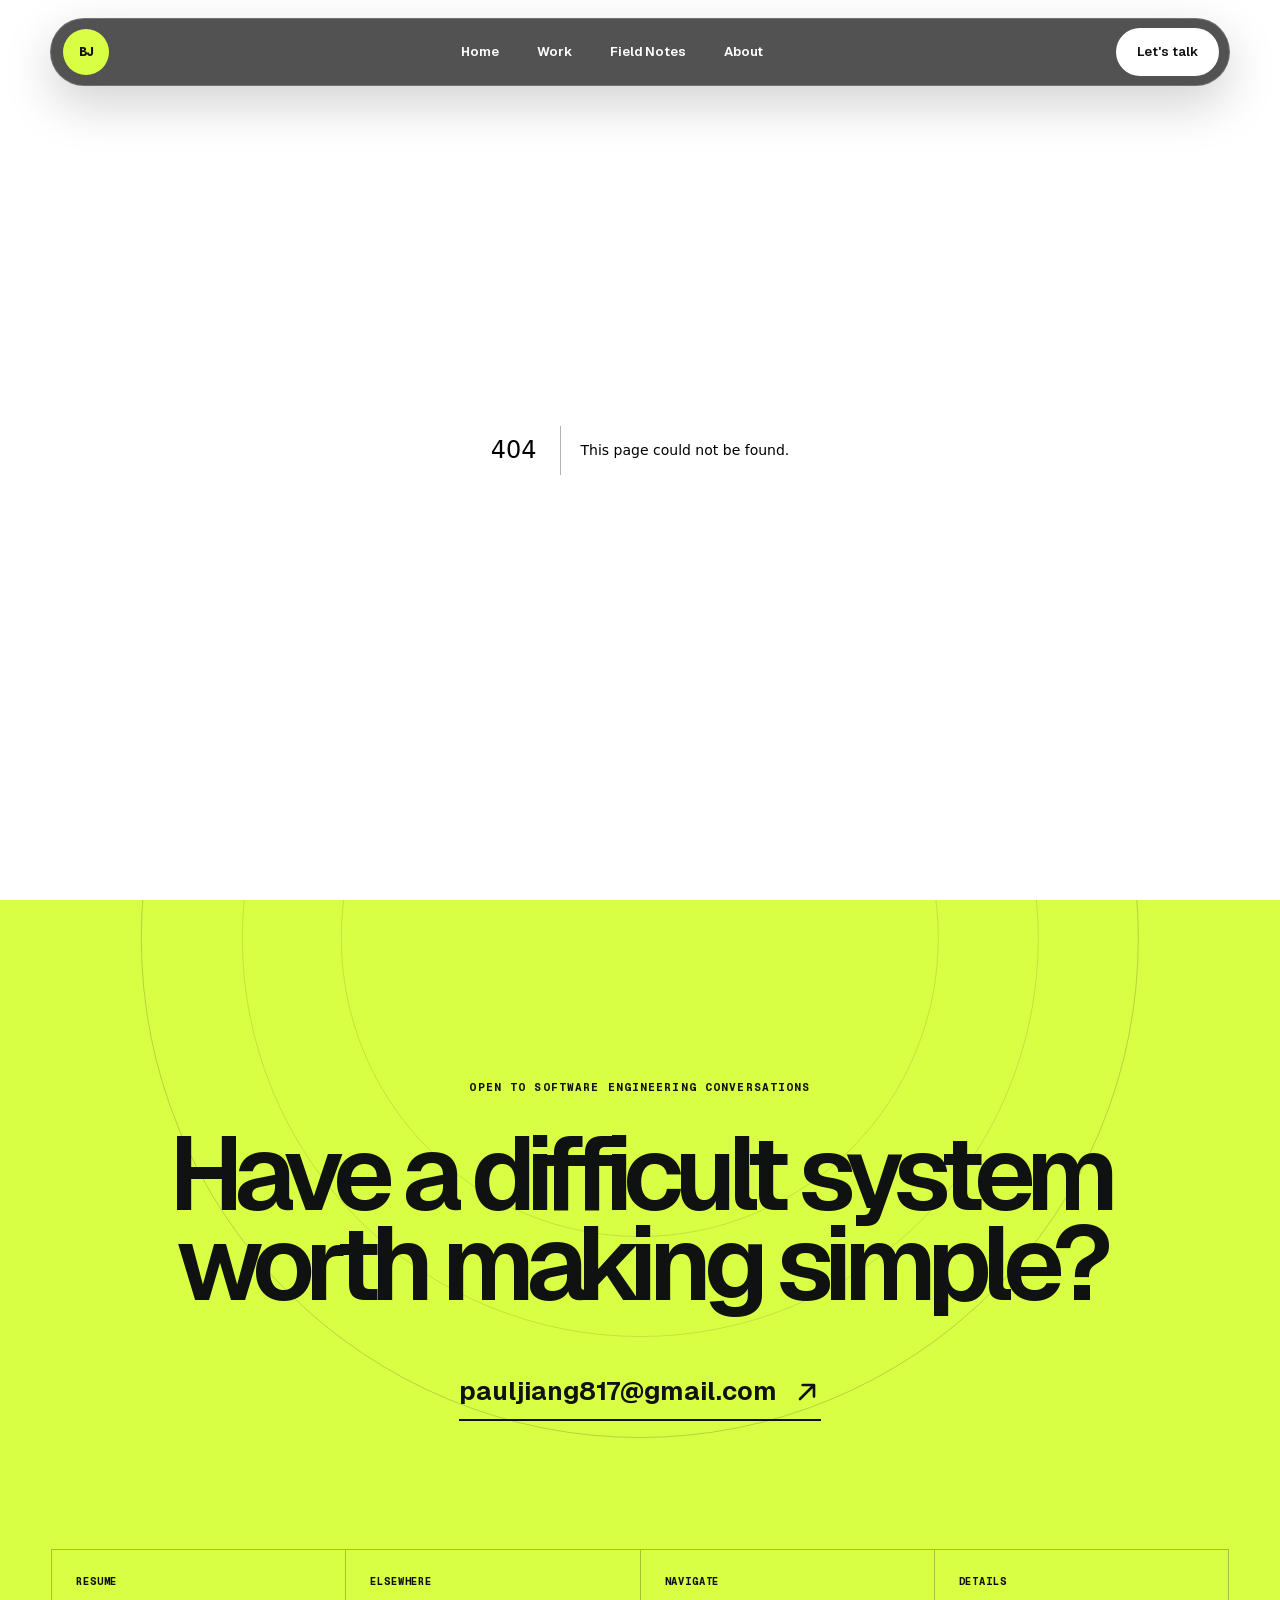
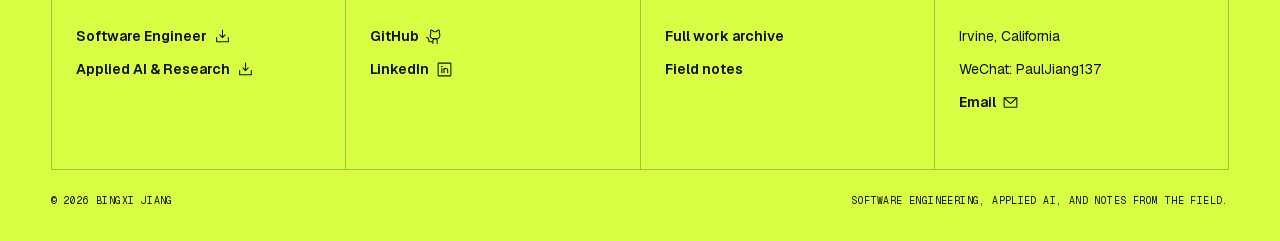
<file: 404/index.html>
<!DOCTYPE html><html lang="en"><head><meta charSet="utf-8"/><meta name="viewport" content="width=device-width, initial-scale=1"/><link rel="stylesheet" href="/_next/static/chunks/0di2cl8hwoy5i.css" data-precedence="next"/><link rel="preload" as="script" fetchPriority="low" href="/_next/static/chunks/15xrurgzs99gv.js"/><script src="/_next/static/chunks/0dgq26a5_oy.a.js" async=""></script><script src="/_next/static/chunks/0.rxwb~e6m~y..js" async=""></script><script src="/_next/static/chunks/0xc0e-xoylcq5.js" async=""></script><script src="/_next/static/chunks/turbopack-0jevxyrj_0mo_.js" async=""></script><script src="/_next/static/chunks/0l-r1ym040a5~.js" async=""></script><script src="/_next/static/chunks/0d3shmwh5_nmn.js" async=""></script><title>404: This page could not be found.</title><meta name="robots" content="noindex"/><meta name="next-size-adjust" content=""/><title>Bingxi Jiang - Software Engineer</title><meta name="description" content="Bingxi Jiang is a software engineer building production AI systems, real-time infrastructure, agent workflows, and applied machine learning products."/><meta name="codex-preview" content="development"/><meta property="og:title" content="Bingxi Jiang - Software Engineer"/><meta property="og:description" content="Production software, agent workflows, real-time infrastructure, and applied machine learning."/><meta property="og:image" content="https://bingxi-jiang.github.io/media/sf-hero.jpg"/><meta property="og:image:width" content="1706"/><meta property="og:image:height" content="1280"/><meta property="og:type" content="website"/><meta name="twitter:card" content="summary_large_image"/><meta name="twitter:title" content="Bingxi Jiang - Software Engineer"/><meta name="twitter:description" content="Production software, agent workflows, real-time infrastructure, and applied machine learning."/><meta name="twitter:image" content="https://bingxi-jiang.github.io/media/sf-hero.jpg"/><meta name="twitter:image:width" content="1706"/><meta name="twitter:image:height" content="1280"/><link rel="shortcut icon" href="/favicon.svg"/><link rel="icon" href="/favicon.svg"/><script src="/_next/static/chunks/03~yq9q893hmn.js" noModule=""></script><link rel="stylesheet" href="/v6-overrides.css"/></head><body class="geist_a71539c9-module__T19VSG__variable geist_mono_8d43a2aa-module__8Li5zG__variable"><div hidden=""><!--$--><!--/$--></div><a class="skip-link" href="#main-content">Skip to content</a><header class="site-nav-shell"><nav class="site-nav" aria-label="Primary navigation"><a class="nav-mark" href="/">BJ</a><div class="nav-links" aria-label="Desktop navigation"><a href="/">Home</a><a href="/work/">Work</a><a href="/field-notes/">Field Notes</a><a href="/#about">About</a></div><a class="nav-contact" href="mailto:pauljiang817@gmail.com">Let&#x27;s talk</a><button class="nav-menu-button" type="button" aria-label="Open navigation" aria-expanded="false"><svg xmlns="http://www.w3.org/2000/svg" width="20" height="20" fill="currentColor" viewBox="0 0 256 256"><path d="M228,128a12,12,0,0,1-12,12H40a12,12,0,0,1,0-24H216A12,12,0,0,1,228,128ZM40,76H216a12,12,0,0,0,0-24H40a12,12,0,0,0,0,24ZM216,180H40a12,12,0,0,0,0,24H216a12,12,0,0,0,0-24Z"></path></svg></button></nav></header><div id="main-content"><div style="font-family:system-ui,&quot;Segoe UI&quot;,Roboto,Helvetica,Arial,sans-serif,&quot;Apple Color Emoji&quot;,&quot;Segoe UI Emoji&quot;;height:100vh;text-align:center;display:flex;flex-direction:column;align-items:center;justify-content:center"><div><style>body{color:#000;background:#fff;margin:0}.next-error-h1{border-right:1px solid rgba(0,0,0,.3)}@media (prefers-color-scheme:dark){body{color:#fff;background:#000}.next-error-h1{border-right:1px solid rgba(255,255,255,.3)}}</style><h1 class="next-error-h1" style="display:inline-block;margin:0 20px 0 0;padding:0 23px 0 0;font-size:24px;font-weight:500;vertical-align:top;line-height:49px">404</h1><div style="display:inline-block"><h2 style="font-size:14px;font-weight:400;line-height:49px;margin:0">This page could not be found.</h2></div></div></div><!--$--><!--/$--></div><footer class="site-footer" id="contact"><div class="footer-orbit" aria-hidden="true"></div><div class="footer-inner"><p class="footer-kicker">Open to software engineering conversations</p><h2>Have a difficult system<br/> worth making simple?</h2><a class="footer-email" href="mailto:pauljiang817@gmail.com">pauljiang817@gmail.com<svg xmlns="http://www.w3.org/2000/svg" width="28" height="28" fill="currentColor" viewBox="0 0 256 256"><path d="M204,64V168a12,12,0,0,1-24,0V93L72.49,200.49a12,12,0,0,1-17-17L163,76H88a12,12,0,0,1,0-24H192A12,12,0,0,1,204,64Z"></path></svg></a><div class="footer-grid"><div><span>Resume</span><a href="/resumes/Bingxi_Jiang_SWE_Resume.pdf" target="_blank">Software Engineer <svg xmlns="http://www.w3.org/2000/svg" width="17" height="17" fill="currentColor" viewBox="0 0 256 256"><path d="M224,144v64a8,8,0,0,1-8,8H40a8,8,0,0,1-8-8V144a8,8,0,0,1,16,0v56H208V144a8,8,0,0,1,16,0Zm-101.66,5.66a8,8,0,0,0,11.32,0l40-40a8,8,0,0,0-11.32-11.32L136,124.69V32a8,8,0,0,0-16,0v92.69L93.66,98.34a8,8,0,0,0-11.32,11.32Z"></path></svg></a><a href="/resumes/Bingxi_Jiang_MLE_Resume.pdf" target="_blank">Applied AI &amp; Research <svg xmlns="http://www.w3.org/2000/svg" width="17" height="17" fill="currentColor" viewBox="0 0 256 256"><path d="M224,144v64a8,8,0,0,1-8,8H40a8,8,0,0,1-8-8V144a8,8,0,0,1,16,0v56H208V144a8,8,0,0,1,16,0Zm-101.66,5.66a8,8,0,0,0,11.32,0l40-40a8,8,0,0,0-11.32-11.32L136,124.69V32a8,8,0,0,0-16,0v92.69L93.66,98.34a8,8,0,0,0-11.32,11.32Z"></path></svg></a></div><div><span>Elsewhere</span><a href="https://github.com/Bingxi-Jiang" target="_blank" rel="noreferrer">GitHub <svg xmlns="http://www.w3.org/2000/svg" width="17" height="17" fill="currentColor" viewBox="0 0 256 256"><path d="M208.31,75.68A59.78,59.78,0,0,0,202.93,28,8,8,0,0,0,196,24a59.75,59.75,0,0,0-48,24H124A59.75,59.75,0,0,0,76,24a8,8,0,0,0-6.93,4,59.78,59.78,0,0,0-5.38,47.68A58.14,58.14,0,0,0,56,104v8a56.06,56.06,0,0,0,48.44,55.47A39.8,39.8,0,0,0,96,192v8H72a24,24,0,0,1-24-24A40,40,0,0,0,8,136a8,8,0,0,0,0,16,24,24,0,0,1,24,24,40,40,0,0,0,40,40H96v16a8,8,0,0,0,16,0V192a24,24,0,0,1,48,0v40a8,8,0,0,0,16,0V192a39.8,39.8,0,0,0-8.44-24.53A56.06,56.06,0,0,0,216,112v-8A58.14,58.14,0,0,0,208.31,75.68ZM200,112a40,40,0,0,1-40,40H112a40,40,0,0,1-40-40v-8a41.74,41.74,0,0,1,6.9-22.48A8,8,0,0,0,80,73.83a43.81,43.81,0,0,1,.79-33.58,43.88,43.88,0,0,1,32.32,20.06A8,8,0,0,0,119.82,64h32.35a8,8,0,0,0,6.74-3.69,43.87,43.87,0,0,1,32.32-20.06A43.81,43.81,0,0,1,192,73.83a8.09,8.09,0,0,0,1,7.65A41.72,41.72,0,0,1,200,104Z"></path></svg></a><a href="https://www.linkedin.com/in/bingxi-jiang/" target="_blank" rel="noreferrer">LinkedIn <svg xmlns="http://www.w3.org/2000/svg" width="17" height="17" fill="currentColor" viewBox="0 0 256 256"><path d="M216,24H40A16,16,0,0,0,24,40V216a16,16,0,0,0,16,16H216a16,16,0,0,0,16-16V40A16,16,0,0,0,216,24Zm0,192H40V40H216V216ZM96,112v64a8,8,0,0,1-16,0V112a8,8,0,0,1,16,0Zm88,28v36a8,8,0,0,1-16,0V140a20,20,0,0,0-40,0v36a8,8,0,0,1-16,0V112a8,8,0,0,1,15.79-1.78A36,36,0,0,1,184,140ZM100,84A12,12,0,1,1,88,72,12,12,0,0,1,100,84Z"></path></svg></a></div><div><span>Navigate</span><a href="/work/">Full work archive</a><a href="/field-notes/">Field notes</a></div><div><span>Details</span><p>Irvine, California</p><p>WeChat: <!-- -->PaulJiang137</p><a href="mailto:pauljiang817@gmail.com">Email <svg xmlns="http://www.w3.org/2000/svg" width="17" height="17" fill="currentColor" viewBox="0 0 256 256"><path d="M224,48H32a8,8,0,0,0-8,8V192a16,16,0,0,0,16,16H216a16,16,0,0,0,16-16V56A8,8,0,0,0,224,48ZM203.43,64,128,133.15,52.57,64ZM216,192H40V74.19l82.59,75.71a8,8,0,0,0,10.82,0L216,74.19V192Z"></path></svg></a></div></div><div class="footer-bottom"><p>© <!-- -->2026<!-- --> Bingxi Jiang</p><p>Software engineering, applied AI, and notes from the field.</p></div></div></footer><script src="/_next/static/chunks/15xrurgzs99gv.js" id="_R_" async=""></script><script>(self.__next_f=self.__next_f||[]).push([0])</script><script>self.__next_f.push([1,"1:\"$Sreact.fragment\"\n2:I[50844,[\"/_next/static/chunks/0l-r1ym040a5~.js\",\"/_next/static/chunks/0d3shmwh5_nmn.js\"],\"SiteNav\"]\n3:I[39756,[\"/_next/static/chunks/0l-r1ym040a5~.js\",\"/_next/static/chunks/0d3shmwh5_nmn.js\"],\"default\"]\n4:I[37457,[\"/_next/static/chunks/0l-r1ym040a5~.js\",\"/_next/static/chunks/0d3shmwh5_nmn.js\"],\"default\"]\nd:I[68027,[\"/_next/static/chunks/0l-r1ym040a5~.js\",\"/_next/static/chunks/0d3shmwh5_nmn.js\"],\"default\",1]\n:HL[\"/_next/static/chunks/0di2cl8hwoy5i.css\",\"style\"]\n"])</script><script>self.__next_f.push([1,"0:{\"P\":null,\"c\":[\"\",\"_not-found\",\"\"],\"q\":\"\",\"i\":false,\"f\":[[[\"\",{\"children\":[\"/_not-found\",{\"children\":[\"__PAGE__\",{}]}]},\"$undefined\",\"$undefined\",16],[[\"$\",\"$1\",\"c\",{\"children\":[[[\"$\",\"link\",\"0\",{\"rel\":\"stylesheet\",\"href\":\"/_next/static/chunks/0di2cl8hwoy5i.css\",\"precedence\":\"next\",\"crossOrigin\":\"$undefined\",\"nonce\":\"$undefined\"}],[\"$\",\"script\",\"script-0\",{\"src\":\"/_next/static/chunks/0l-r1ym040a5~.js\",\"async\":true,\"nonce\":\"$undefined\"}],[\"$\",\"script\",\"script-1\",{\"src\":\"/_next/static/chunks/0d3shmwh5_nmn.js\",\"async\":true,\"nonce\":\"$undefined\"}]],[\"$\",\"html\",null,{\"lang\":\"en\",\"children\":[\"$\",\"body\",null,{\"className\":\"geist_a71539c9-module__T19VSG__variable geist_mono_8d43a2aa-module__8Li5zG__variable\",\"children\":[[\"$\",\"a\",null,{\"className\":\"skip-link\",\"href\":\"#main-content\",\"children\":\"Skip to content\"}],[\"$\",\"$L2\",null,{}],[\"$\",\"div\",null,{\"id\":\"main-content\",\"children\":[\"$\",\"$L3\",null,{\"parallelRouterKey\":\"children\",\"error\":\"$undefined\",\"errorStyles\":\"$undefined\",\"errorScripts\":\"$undefined\",\"template\":[\"$\",\"$L4\",null,{}],\"templateStyles\":\"$undefined\",\"templateScripts\":\"$undefined\",\"notFound\":[[[\"$\",\"title\",null,{\"children\":\"404: This page could not be found.\"}],[\"$\",\"div\",null,{\"style\":{\"fontFamily\":\"system-ui,\\\"Segoe UI\\\",Roboto,Helvetica,Arial,sans-serif,\\\"Apple Color Emoji\\\",\\\"Segoe UI Emoji\\\"\",\"height\":\"100vh\",\"textAlign\":\"center\",\"display\":\"flex\",\"flexDirection\":\"column\",\"alignItems\":\"center\",\"justifyContent\":\"center\"},\"children\":[\"$\",\"div\",null,{\"children\":[[\"$\",\"style\",null,{\"dangerouslySetInnerHTML\":{\"__html\":\"body{color:#000;background:#fff;margin:0}.next-error-h1{border-right:1px solid rgba(0,0,0,.3)}@media (prefers-color-scheme:dark){body{color:#fff;background:#000}.next-error-h1{border-right:1px solid rgba(255,255,255,.3)}}\"}}],[\"$\",\"h1\",null,{\"className\":\"next-error-h1\",\"style\":{\"display\":\"inline-block\",\"margin\":\"0 20px 0 0\",\"padding\":\"0 23px 0 0\",\"fontSize\":24,\"fontWeight\":500,\"verticalAlign\":\"top\",\"lineHeight\":\"49px\"},\"children\":404}],[\"$\",\"div\",null,{\"style\":{\"display\":\"inline-block\"},\"children\":[\"$\",\"h2\",null,{\"style\":{\"fontSize\":14,\"fontWeight\":400,\"lineHeight\":\"49px\",\"margin\":0},\"children\":\"This page could not be found.\"}]}]]}]}]],[]],\"forbidden\":\"$undefined\",\"unauthorized\":\"$undefined\"}]}],[\"$\",\"footer\",null,{\"className\":\"site-footer\",\"id\":\"contact\",\"children\":[[\"$\",\"div\",null,{\"className\":\"footer-orbit\",\"aria-hidden\":\"true\"}],[\"$\",\"div\",null,{\"className\":\"footer-inner\",\"children\":[[\"$\",\"p\",null,{\"className\":\"footer-kicker\",\"children\":\"Open to software engineering conversations\"}],[\"$\",\"h2\",null,{\"children\":[\"Have a difficult system\",[\"$\",\"br\",null,{}],\" worth making simple?\"]}],[\"$\",\"a\",null,{\"className\":\"footer-email\",\"href\":\"mailto:pauljiang817@gmail.com\",\"children\":[\"pauljiang817@gmail.com\",[\"$\",\"svg\",null,{\"ref\":\"$undefined\",\"xmlns\":\"http://www.w3.org/2000/svg\",\"width\":28,\"height\":28,\"fill\":\"currentColor\",\"viewBox\":\"0 0 256 256\",\"transform\":\"$undefined\",\"children\":[false,\"$undefined\",[\"$\",\"path\",null,{\"d\":\"M204,64V168a12,12,0,0,1-24,0V93L72.49,200.49a12,12,0,0,1-17-17L163,76H88a12,12,0,0,1,0-24H192A12,12,0,0,1,204,64Z\"}]]}]]}],[\"$\",\"div\",null,{\"className\":\"footer-grid\",\"children\":[[\"$\",\"div\",null,{\"children\":[[\"$\",\"span\",null,{\"children\":\"Resume\"}],[\"$\",\"a\",null,{\"href\":\"/resumes/Bingxi_Jiang_SWE_Resume.pdf\",\"target\":\"_blank\",\"children\":[\"Software Engineer \",[\"$\",\"svg\",null,{\"ref\":\"$undefined\",\"xmlns\":\"http://www.w3.org/2000/svg\",\"width\":17,\"height\":17,\"fill\":\"currentColor\",\"viewBox\":\"0 0 256 256\",\"transform\":\"$undefined\",\"children\":[false,\"$undefined\",[\"$\",\"path\",null,{\"d\":\"M224,144v64a8,8,0,0,1-8,8H40a8,8,0,0,1-8-8V144a8,8,0,0,1,16,0v56H208V144a8,8,0,0,1,16,0Zm-101.66,5.66a8,8,0,0,0,11.32,0l40-40a8,8,0,0,0-11.32-11.32L136,124.69V32a8,8,0,0,0-16,0v92.69L93.66,98.34a8,8,0,0,0-11.32,11.32Z\"}]]}]]}],[\"$\",\"a\",null,{\"href\":\"/resumes/Bingxi_Jiang_MLE_Resume.pdf\",\"target\":\"_blank\",\"children\":[\"Applied AI & Research \",[\"$\",\"svg\",null,{\"ref\":\"$undefined\",\"xmlns\":\"http://www.w3.org/2000/svg\",\"width\":17,\"height\":17,\"fill\":\"currentColor\",\"viewBox\":\"0 0 256 256\",\"transform\":\"$undefined\",\"children\":[false,\"$undefined\",[\"$\",\"path\",null,{\"d\":\"M224,144v64a8,8,0,0,1-8,8H40a8,8,0,0,1-8-8V144a8,8,0,0,1,16,0v56H208V144a8,8,0,0,1,16,0Zm-101.66,5.66a8,8,0,0,0,11.32,0l40-40a8,8,0,0,0-11.32-11.32L136,124.69V32a8,8,0,0,0-16,0v92.69L93.66,98.34a8,8,0,0,0-11.32,11.32Z\"}]]}]]}]]}],[\"$\",\"div\",null,{\"children\":[[\"$\",\"span\",null,{\"children\":\"Elsewhere\"}],[\"$\",\"a\",null,{\"href\":\"https://github.com/Bingxi-Jiang\",\"target\":\"_blank\",\"rel\":\"noreferrer\",\"children\":[\"GitHub \",[\"$\",\"svg\",null,{\"ref\":\"$undefined\",\"xmlns\":\"http://www.w3.org/2000/svg\",\"width\":17,\"height\":17,\"fill\":\"currentColor\",\"viewBox\":\"0 0 256 256\",\"transform\":\"$undefined\",\"children\":[false,\"$undefined\",[\"$\",\"path\",null,{\"d\":\"M208.31,75.68A59.78,59.78,0,0,0,202.93,28,8,8,0,0,0,196,24a59.75,59.75,0,0,0-48,24H124A59.75,59.75,0,0,0,76,24a8,8,0,0,0-6.93,4,59.78,59.78,0,0,0-5.38,47.68A58.14,58.14,0,0,0,56,104v8a56.06,56.06,0,0,0,48.44,55.47A39.8,39.8,0,0,0,96,192v8H72a24,24,0,0,1-24-24A40,40,0,0,0,8,136a8,8,0,0,0,0,16,24,24,0,0,1,24,24,40,40,0,0,0,40,40H96v16a8,8,0,0,0,16,0V192a24,24,0,0,1,48,0v40a8,8,0,0,0,16,0V192a39.8,39.8,0,0,0-8.44-24.53A56.06,56.06,0,0,0,216,112v-8A58.14,58.14,0,0,0,208.31,75.68ZM200,112a40,40,0,0,1-40,40H112a40,40,0,0,1-40-40v-8a41.74,41.74"])</script><script>self.__next_f.push([1,",0,0,1,6.9-22.48A8,8,0,0,0,80,73.83a43.81,43.81,0,0,1,.79-33.58,43.88,43.88,0,0,1,32.32,20.06A8,8,0,0,0,119.82,64h32.35a8,8,0,0,0,6.74-3.69,43.87,43.87,0,0,1,32.32-20.06A43.81,43.81,0,0,1,192,73.83a8.09,8.09,0,0,0,1,7.65A41.72,41.72,0,0,1,200,104Z\"}]]}]]}],\"$L5\"]}],\"$L6\",\"$L7\"]}],\"$L8\"]}]]}]]}]}]]}],{\"children\":[\"$L9\",{\"children\":[\"$La\",{},null,false,null]},null,false,\"$@b\"]},null,false,null],\"$Lc\",false]],\"m\":\"$undefined\",\"G\":[\"$d\",[\"$Le\"]],\"S\":true,\"h\":null,\"s\":\"$undefined\",\"l\":\"$undefined\",\"p\":\"$undefined\",\"d\":\"$undefined\",\"b\":\"0lChVgp0dmZomebFBqFLX\"}\nf:I[22016,[\"/_next/static/chunks/0l-r1ym040a5~.js\",\"/_next/static/chunks/0d3shmwh5_nmn.js\"],\"\"]\n10:I[97367,[\"/_next/static/chunks/0l-r1ym040a5~.js\",\"/_next/static/chunks/0d3shmwh5_nmn.js\"],\"OutletBoundary\"]\n11:\"$Sreact.suspense\"\n14:I[97367,[\"/_next/static/chunks/0l-r1ym040a5~.js\",\"/_next/static/chunks/0d3shmwh5_nmn.js\"],\"ViewportBoundary\"]\n16:I[97367,[\"/_next/static/chunks/0l-r1ym040a5~.js\",\"/_next/static/chunks/0d3shmwh5_nmn.js\"],\"MetadataBoundary\"]\n5:[\"$\",\"a\",null,{\"href\":\"https://www.linkedin.com/in/bingxi-jiang/\",\"target\":\"_blank\",\"rel\":\"noreferrer\",\"children\":[\"LinkedIn \",[\"$\",\"svg\",null,{\"ref\":\"$undefined\",\"xmlns\":\"http://www.w3.org/2000/svg\",\"width\":17,\"height\":17,\"fill\":\"currentColor\",\"viewBox\":\"0 0 256 256\",\"transform\":\"$undefined\",\"children\":[false,\"$undefined\",[\"$\",\"path\",null,{\"d\":\"M216,24H40A16,16,0,0,0,24,40V216a16,16,0,0,0,16,16H216a16,16,0,0,0,16-16V40A16,16,0,0,0,216,24Zm0,192H40V40H216V216ZM96,112v64a8,8,0,0,1-16,0V112a8,8,0,0,1,16,0Zm88,28v36a8,8,0,0,1-16,0V140a20,20,0,0,0-40,0v36a8,8,0,0,1-16,0V112a8,8,0,0,1,15.79-1.78A36,36,0,0,1,184,140ZM100,84A12,12,0,1,1,88,72,12,12,0,0,1,100,84Z\"}]]}]]}]\n6:[\"$\",\"div\",null,{\"children\":[[\"$\",\"span\",null,{\"children\":\"Navigate\"}],[\"$\",\"$Lf\",null,{\"href\":\"/work\",\"children\":\"Full work archive\"}],[\"$\",\"$Lf\",null,{\"href\":\"/field-notes\",\"children\":\"Field notes\"}]]}]\n7:[\"$\",\"div\",null,{\"children\":[[\"$\",\"span\",null,{\"children\":\"Details\"}],[\"$\",\"p\",null,{\"children\":\"Irvine, California\"}],[\"$\",\"p\",null,{\"children\":[\"WeChat: \",\"PaulJiang137\"]}],[\"$\",\"a\",null,{\"href\":\"mailto:pauljiang817@gmail.com\",\"children\":[\"Email \",[\"$\",\"svg\",null,{\"ref\":\"$undefined\",\"xmlns\":\"http://www.w3.org/2000/svg\",\"width\":17,\"height\":17,\"fill\":\"currentColor\",\"viewBox\":\"0 0 256 256\",\"transform\":\"$undefined\",\"children\":[false,\"$undefined\",[\"$\",\"path\",null,{\"d\":\"M224,48H32a8,8,0,0,0-8,8V192a16,16,0,0,0,16,16H216a16,16,0,0,0,16-16V56A8,8,0,0,0,224,48ZM203.43,64,128,133.15,52.57,64ZM216,192H40V74.19l82.59,75.71a8,8,0,0,0,10.82,0L216,74.19V192Z\"}]]}]]}]]}]\n8:[\"$\",\"div\",null,{\"className\":\"footer-bottom\",\"children\":[[\"$\",\"p\",null,{\"children\":[\"© \",2026,\" Bingxi Jiang\"]}],[\"$\",\"p\",null,{\"children\":\"Software engineering, applied AI, and notes from the field.\"}]]}]\n9:[\"$\",\"$1\",\"c\",{\"children\":[null,[\"$\",\"$L3\",null,{\"parallelRouterKey\":\"children\",\"error\":\"$undefined\",\"errorStyles\":\"$undefined\",\"errorScripts\":\"$undefined\",\"template\":[\"$\",\"$L4\",null,{}],\"templateStyles\":\"$undefined\",\"templateScripts\":\"$undefined\",\"notFound\":\"$undefined\",\"forbidden\":\"$undefined\",\"unauthorized\":\"$undefined\"}]]}]\na:[\"$\",\"$1\",\"c\",{\"children\":[[[\"$\",\"title\",null,{\"children\":\"404: This page could not be found.\"}],[\"$\",\"div\",null,{\"style\":\"$0:f:0:1:0:props:children:1:props:children:props:children:2:props:children:props:notFound:0:1:props:style\",\"children\":[\"$\",\"div\",null,{\"children\":[[\"$\",\"style\",null,{\"dangerouslySetInnerHTML\":{\"__html\":\"body{color:#000;background:#fff;margin:0}.next-error-h1{border-right:1px solid rgba(0,0,0,.3)}@media (prefers-color-scheme:dark){body{color:#fff;background:#000}.next-error-h1{border-right:1px solid rgba(255,255,255,.3)}}\"}}],[\"$\",\"h1\",null,{\"className\":\"next-error-h1\",\"style\":\"$0:f:0:1:0:props:children:1:props:children:props:children:2:props:children:props:notFound:0:1:props:children:props:children:1:props:style\",\"children\":404}],[\"$\",\"div\",null,{\"style\":\"$0:f:0:1:0:props:children:1:props:children:props:children:2:props:children:props:notFound:0:1:props:children:props:children:2:props:style\",\"children\":[\"$\",\"h2\",null,{\"style\":\"$0:f:0:1:0:props:children"])</script><script>self.__next_f.push([1,":1:props:children:props:children:2:props:children:props:notFound:0:1:props:children:props:children:2:props:children:props:style\",\"children\":\"This page could not be found.\"}]}]]}]}]],null,[\"$\",\"$L10\",null,{\"children\":["])</script><script>self.__next_f.push([1,"\"$\",\"$11\",null,{\"name\":\"Next.MetadataOutlet\",\"children\":\"$@12\"}]}]]}]\n13:[]\nb:\"$W13\"\nc:[\"$\",\"$1\",\"h\",{\"children\":[[\"$\",\"meta\",n"])</script><script>self.__next_f.push([1,"ull,{\"name\":\"robots\",\"content\":\"noindex\"}],[\"$\",\"$L14\",null,{\"children\":\"$L15\"}],[\"$\",\"div\",null,{\"hidden\":true,\""])</script><script>self.__next_f.push([1,"children\":[\"$\",\"$L16\",null,{\"children\":[\"$\",\"$11\",null,{\"name\":\"Next.Metadata\",\"children\":\"$L17\"}]}]}],[\"$\",\"meta\",null,{\"name\":\"next-size-adjust\",\"content\":\"\"}]]}]\ne:[\"$\",\"link\",\"0\",{\"rel\":\"stylesheet\",\"href\":\"/_next/static/chunks/0di2cl8hwoy5i.css\",\"precedence\":\"next\",\"crossOrigin\":\"$undefined\",\"nonce\":\"$undefined\"}]\n15:[[\"$\",\"meta\",\"0\",{\"charSet\":\"utf-8\"}],[\"$\",\"meta\",\"1\",{\"name\":\"viewport\",\"content\":\"width=device-width, initial-scale=1\"}]]\n18:I[27201,[\"/_next/static/chunks/0l-r1ym040a5~.js\",\"/_next/static/chunks/0d3shmwh5_nmn.js\"],\"IconMark\"]\n12:null\n17:[[\"$\",\"title\",\"0\",{\"children\":\"Bingxi Jiang - Software Engineer\"}],[\"$\",\"meta\",\"1\",{\"name\":\"description\",\"content\":\"Bingxi Jiang is a software engineer building production AI systems, real-time infrastructure, agent workflows, and applied machine learning products.\"}],[\"$\",\"meta\",\"2\",{\"name\":\"codex-preview\",\"content\":\"development\"}],[\"$\",\"meta\",\"3\",{\"property\":\"og:title\",\"content\":\"Bingxi Jiang - Software Engineer\"}],[\"$\",\"meta\",\"4\",{\"property\":\"og:description\",\"content\":\"Production software, agent workflows, real-time infrastructure, and applied machine learning.\"}],[\"$\",\"meta\",\"5\",{\"property\":\"og:image\",\"content\":\"https://bingxi-jiang.github.io/media/sf-hero.jpg\"}],[\"$\",\"meta\",\"6\",{\"property\":\"og:image:width\",\"content\":\"1706\"}],[\"$\",\"meta\",\"7\",{\"property\":\"og:image:height\",\"content\":\"1280\"}],[\"$\",\"meta\",\"8\",{\"property\":\"og:type\",\"content\":\"website\"}],[\"$\",\"meta\",\"9\",{\"name\":\"twitter:card\",\"content\":\"summary_large_image\"}],[\"$\",\"meta\",\"10\",{\"name\":\"twitter:title\",\"content\":\"Bingxi Jiang - Software Engineer\"}],[\"$\",\"meta\",\"11\",{\"name\":\"twitter:description\",\"content\":\"Production software, agent workflows, real-time infrastructure, and applied machine learning.\"}],[\"$\",\"meta\",\"12\",{\"name\":\"twitter:image\",\"content\":\"https://bingxi-jiang.github.io/media/sf-hero.jpg\"}],[\"$\",\"meta\",\"13\",{\"name\":\"twitter:image:width\",\"content\":\"1706\"}],[\"$\",\"meta\",\"14\",{\"name\":\"twitter:image:height\",\"content\":\"1280\"}],[\"$\",\"link\",\"15\",{\"rel\":\"shortcut icon\",\"href\":\"/favicon.svg\"}],[\"$\",\"link\",\"16\",{\"rel\":\"icon\",\"href\":\"/favicon.svg\"}],[\"$\",\"$L18\",\"17\",{}]]\n"])</script></body></html>
</file>
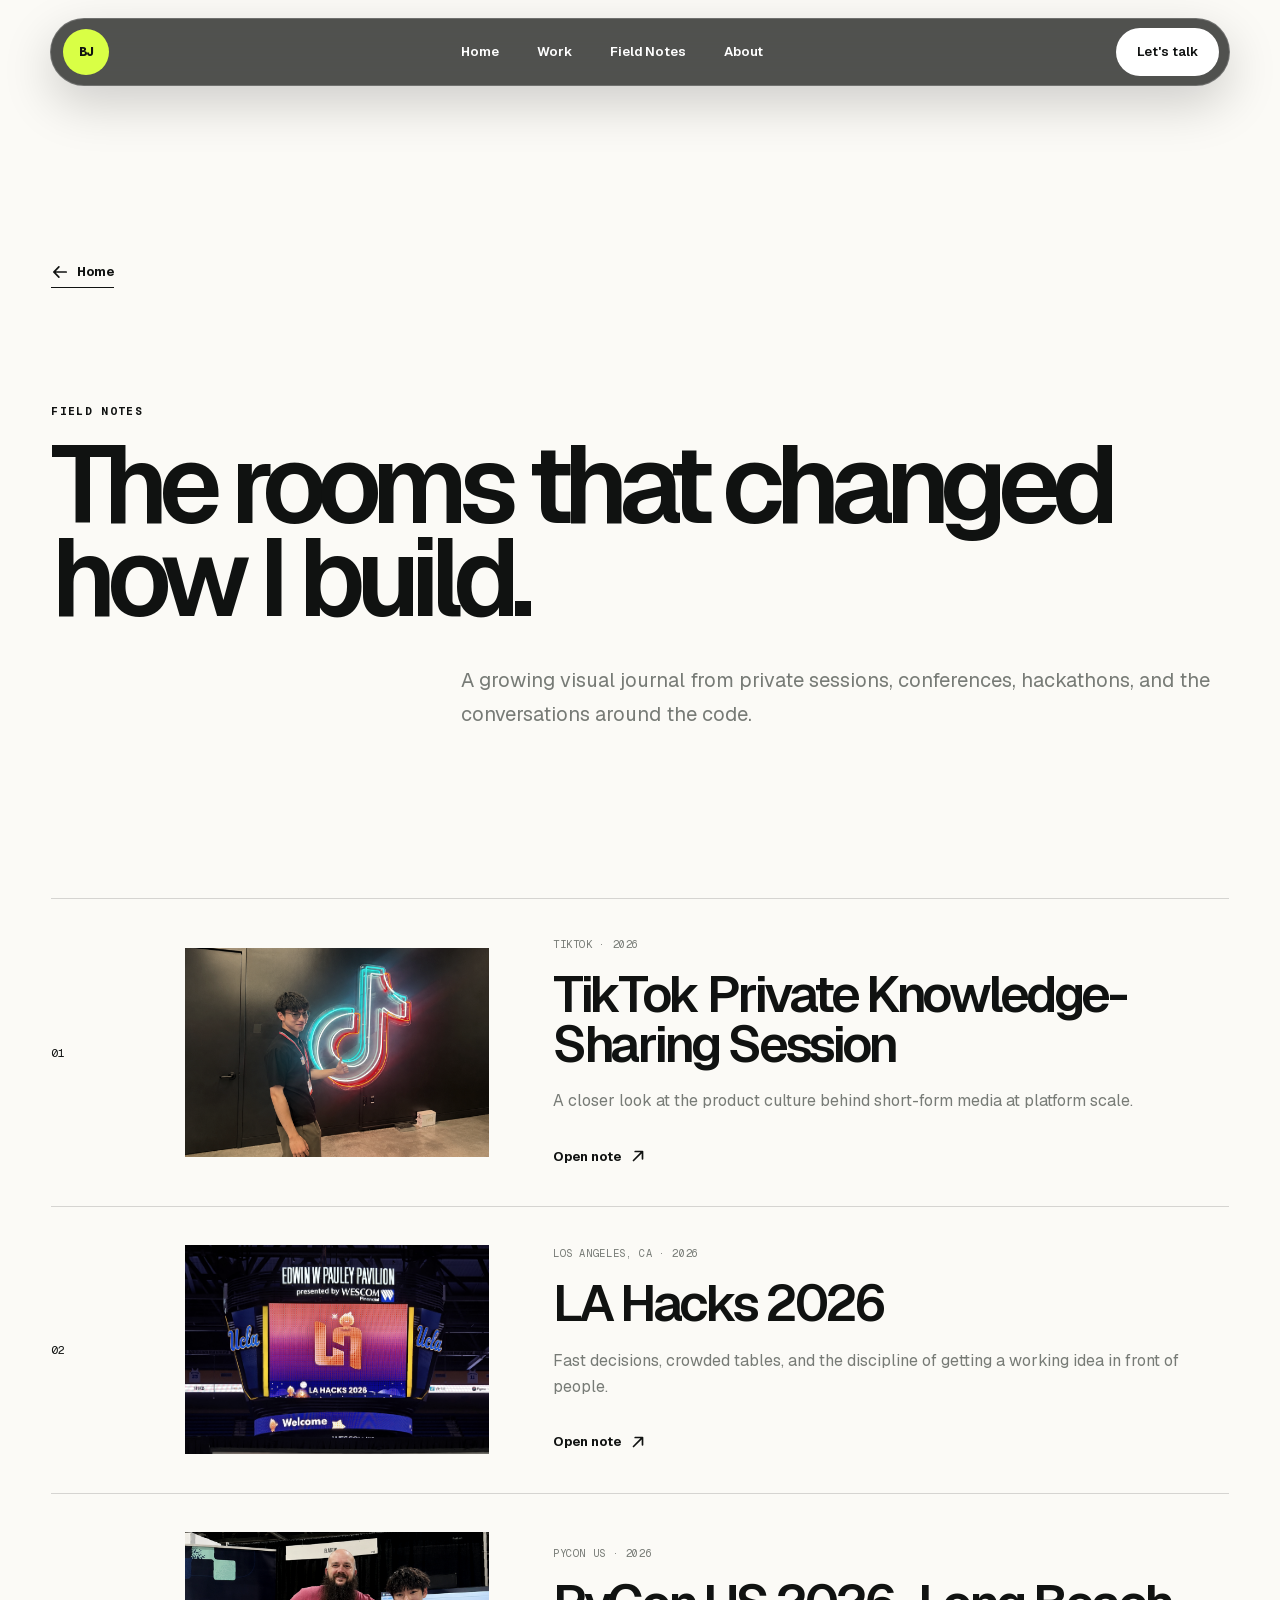
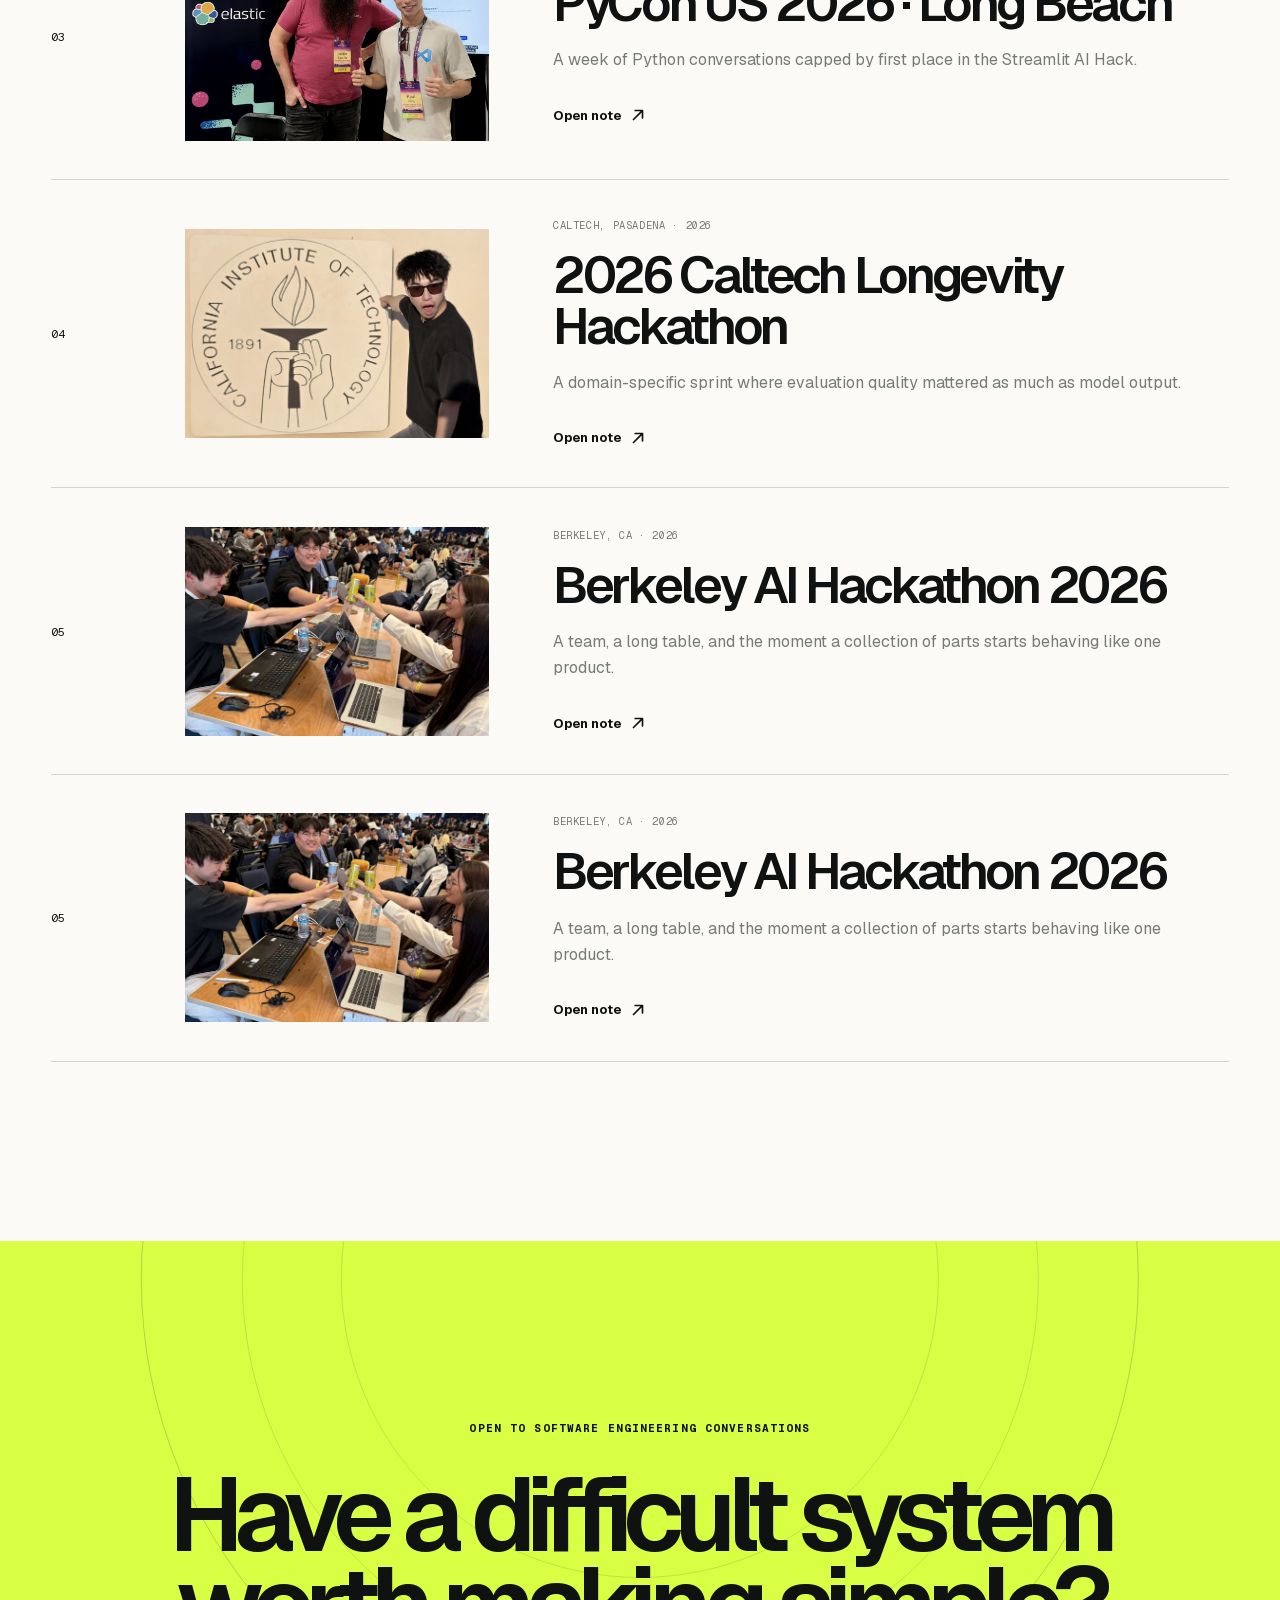
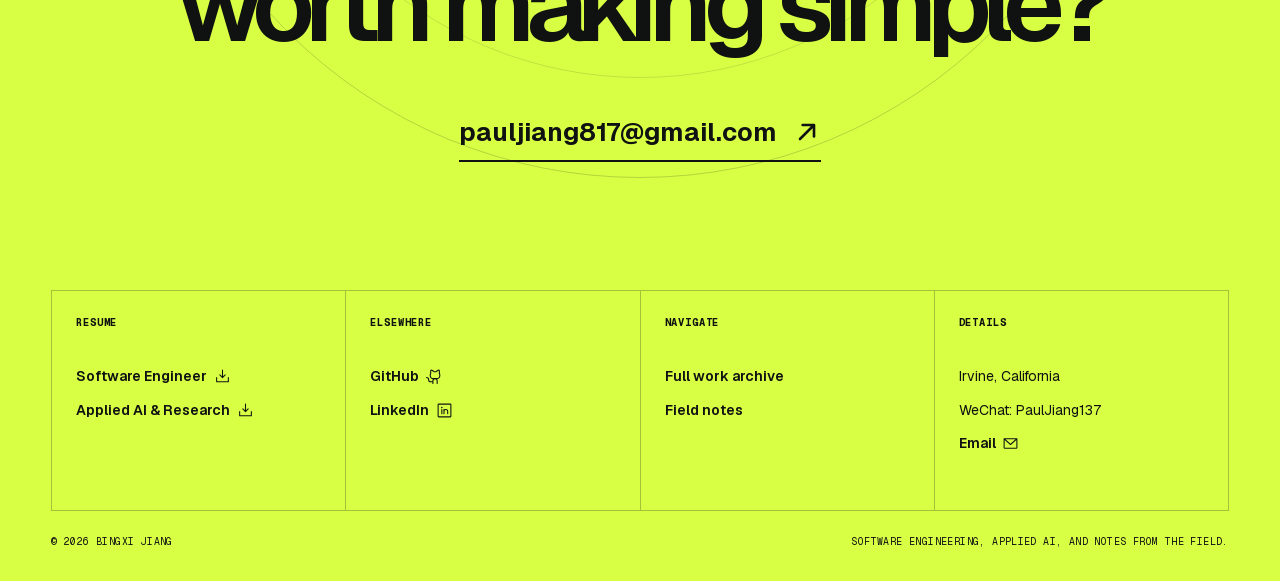
<file: field-notes/index.html>
<!DOCTYPE html><html lang="en"><head><meta charSet="utf-8"/><meta name="viewport" content="width=device-width, initial-scale=1"/><link rel="preload" href="/_next/static/media/797e433ab948586e-s.p.08e28id.o-okb.woff2" as="font" crossorigin="" type="font/woff2"/><link rel="preload" href="/_next/static/media/caa3a2e1cccd8315-s.p.09~u27dqhyhd6.woff2" as="font" crossorigin="" type="font/woff2"/><link rel="preload" href="/media/field-notes/tiktok-private-session.jpg" as="image"/><link rel="preload" href="/media/field-notes/la-hacks.jpg" as="image"/><link rel="preload" href="/media/field-notes/pycon.jpg" as="image"/><link rel="preload" href="/media/field-notes/caltech-longevity.jpg" as="image"/><link rel="preload" href="/media/field-notes/berkeley-ai-hackathon.jpg" as="image"/><link rel="stylesheet" href="/_next/static/chunks/0di2cl8hwoy5i.css" data-precedence="next"/><link rel="preload" as="script" fetchPriority="low" href="/_next/static/chunks/15xrurgzs99gv.js"/><script src="/_next/static/chunks/0dgq26a5_oy.a.js" async=""></script><script src="/_next/static/chunks/0.rxwb~e6m~y..js" async=""></script><script src="/_next/static/chunks/0xc0e-xoylcq5.js" async=""></script><script src="/_next/static/chunks/turbopack-0jevxyrj_0mo_.js" async=""></script><script src="/_next/static/chunks/0l-r1ym040a5~.js" async=""></script><script src="/_next/static/chunks/0d3shmwh5_nmn.js" async=""></script><meta name="next-size-adjust" content=""/><title>Field Notes - Bingxi Jiang</title><meta name="description" content="Notes and photographs from hackathons, technical events, and builder communities."/><meta name="codex-preview" content="development"/><meta property="og:title" content="Bingxi Jiang - Software Engineer"/><meta property="og:description" content="Production software, agent workflows, real-time infrastructure, and applied machine learning."/><meta property="og:image" content="https://bingxi-jiang.github.io/media/sf-hero.jpg"/><meta property="og:image:width" content="1706"/><meta property="og:image:height" content="1280"/><meta property="og:type" content="website"/><meta name="twitter:card" content="summary_large_image"/><meta name="twitter:title" content="Bingxi Jiang - Software Engineer"/><meta name="twitter:description" content="Production software, agent workflows, real-time infrastructure, and applied machine learning."/><meta name="twitter:image" content="https://bingxi-jiang.github.io/media/sf-hero.jpg"/><meta name="twitter:image:width" content="1706"/><meta name="twitter:image:height" content="1280"/><link rel="shortcut icon" href="/favicon.svg"/><link rel="icon" href="/favicon.svg"/><script src="/_next/static/chunks/03~yq9q893hmn.js" noModule=""></script><link rel="stylesheet" href="/v6-overrides.css"/></head><body class="geist_a71539c9-module__T19VSG__variable geist_mono_8d43a2aa-module__8Li5zG__variable"><div hidden=""><!--$--><!--/$--></div><a class="skip-link" href="#main-content">Skip to content</a><header class="site-nav-shell"><nav class="site-nav" aria-label="Primary navigation"><a class="nav-mark" href="/">BJ</a><div class="nav-links" aria-label="Desktop navigation"><a href="/">Home</a><a href="/work/">Work</a><a href="/field-notes/">Field Notes</a><a href="/#about">About</a></div><a class="nav-contact" href="mailto:pauljiang817@gmail.com">Let&#x27;s talk</a><button class="nav-menu-button" type="button" aria-label="Open navigation" aria-expanded="false"><svg xmlns="http://www.w3.org/2000/svg" width="20" height="20" fill="currentColor" viewBox="0 0 256 256"><path d="M228,128a12,12,0,0,1-12,12H40a12,12,0,0,1,0-24H216A12,12,0,0,1,228,128ZM40,76H216a12,12,0,0,0,0-24H40a12,12,0,0,0,0,24ZM216,180H40a12,12,0,0,0,0,24H216a12,12,0,0,0,0-24Z"></path></svg></button></nav></header><div id="main-content"><main class="inner-page notes-index"><header class="archive-hero notes-index-hero"><a class="back-link" href="/"><svg xmlns="http://www.w3.org/2000/svg" width="18" height="18" fill="currentColor" viewBox="0 0 256 256"><path d="M228,128a12,12,0,0,1-12,12H69l51.52,51.51a12,12,0,0,1-17,17l-72-72a12,12,0,0,1,0-17l72-72a12,12,0,0,1,17,17L69,116H216A12,12,0,0,1,228,128Z"></path></svg> Home</a><p class="eyebrow">Field notes</p><h1>The rooms that changed how I build.</h1><p>A growing visual journal from private sessions, conferences, hackathons, and the conversations around the code.</p></header><section class="notes-index-list" aria-label="Field note posts"><a class="notes-index-card" href="/field-notes/tiktok-private-session/"><div class="notes-index-number">01</div><div class="notes-index-image"><img src="/media/field-notes/tiktok-private-session.jpg" alt="" style="object-position:center 38%"/></div><div class="notes-index-copy"><p>TikTok<!-- --> · <!-- -->2026</p><h2>TikTok Private Knowledge-Sharing Session</h2><p>A closer look at the product culture behind short-form media at platform scale.</p><span>Open note <svg xmlns="http://www.w3.org/2000/svg" width="18" height="18" fill="currentColor" viewBox="0 0 256 256"><path d="M204,64V168a12,12,0,0,1-24,0V93L72.49,200.49a12,12,0,0,1-17-17L163,76H88a12,12,0,0,1,0-24H192A12,12,0,0,1,204,64Z"></path></svg></span></div></a><a class="notes-index-card" href="/field-notes/la-hacks-2026/"><div class="notes-index-number">02</div><div class="notes-index-image"><img src="/media/field-notes/la-hacks.jpg" alt="" style="object-position:center 44%"/></div><div class="notes-index-copy"><p>Los Angeles, CA<!-- --> · <!-- -->2026</p><h2>LA Hacks 2026</h2><p>Fast decisions, crowded tables, and the discipline of getting a working idea in front of people.</p><span>Open note <svg xmlns="http://www.w3.org/2000/svg" width="18" height="18" fill="currentColor" viewBox="0 0 256 256"><path d="M204,64V168a12,12,0,0,1-24,0V93L72.49,200.49a12,12,0,0,1-17-17L163,76H88a12,12,0,0,1,0-24H192A12,12,0,0,1,204,64Z"></path></svg></span></div></a><a class="notes-index-card" href="/field-notes/pycon-us-2026/"><div class="notes-index-number">03</div><div class="notes-index-image"><img src="/media/field-notes/pycon.jpg" alt="" style="object-position:center 34%"/></div><div class="notes-index-copy"><p>PyCon US<!-- --> · <!-- -->2026</p><h2>PyCon US 2026 · Long Beach</h2><p>A week of Python conversations capped by first place in the Streamlit AI Hack.</p><span>Open note <svg xmlns="http://www.w3.org/2000/svg" width="18" height="18" fill="currentColor" viewBox="0 0 256 256"><path d="M204,64V168a12,12,0,0,1-24,0V93L72.49,200.49a12,12,0,0,1-17-17L163,76H88a12,12,0,0,1,0-24H192A12,12,0,0,1,204,64Z"></path></svg></span></div></a><a class="notes-index-card" href="/field-notes/caltech-longevity-hackathon-2026/"><div class="notes-index-number">04</div><div class="notes-index-image"><img src="/media/field-notes/caltech-longevity.jpg" alt="" style="object-position:center 48%"/></div><div class="notes-index-copy"><p>Caltech, Pasadena<!-- --> · <!-- -->2026</p><h2>2026 Caltech Longevity Hackathon</h2><p>A domain-specific sprint where evaluation quality mattered as much as model output.</p><span>Open note <svg xmlns="http://www.w3.org/2000/svg" width="18" height="18" fill="currentColor" viewBox="0 0 256 256"><path d="M204,64V168a12,12,0,0,1-24,0V93L72.49,200.49a12,12,0,0,1-17-17L163,76H88a12,12,0,0,1,0-24H192A12,12,0,0,1,204,64Z"></path></svg></span></div></a><a class="notes-index-card" href="/field-notes/berkeley-ai-hackathon-2026/"><div class="notes-index-number">05</div><div class="notes-index-image"><img src="/media/field-notes/berkeley-ai-hackathon.jpg" alt="" style="object-position:center 48%"/></div><div class="notes-index-copy"><p>Berkeley, CA<!-- --> · <!-- -->2026</p><h2>Berkeley AI Hackathon 2026</h2><p>A team, a long table, and the moment a collection of parts starts behaving like one product.</p><span>Open note <svg xmlns="http://www.w3.org/2000/svg" width="18" height="18" fill="currentColor" viewBox="0 0 256 256"><path d="M204,64V168a12,12,0,0,1-24,0V93L72.49,200.49a12,12,0,0,1-17-17L163,76H88a12,12,0,0,1,0-24H192A12,12,0,0,1,204,64Z"></path></svg></span></div></a><a class="notes-index-card" href="/field-notes/hackmit-2026/"><div class="notes-index-number">06</div><div class="notes-index-image"><img src="/media/field-notes/hackmit.jpg" alt="HackMIT 2026 opening ceremony in an MIT auditorium" style="object-position:center 50%"/></div><div class="notes-index-copy"><p>Cambridge, MA<!-- --> · <!-- -->2026</p><h2>HackMIT 2026</h2><p>New friends, new conversations, and a different view of tech from the East Coast.</p><span>Open note <svg xmlns="http://www.w3.org/2000/svg" width="18" height="18" fill="currentColor" viewBox="0 0 256 256"><path d="M204,64V168a12,12,0,0,1-24,0V93L72.49,200.49a12,12,0,0,1-17-17L163,76H88a12,12,0,0,1,0-24H192A12,12,0,0,1,204,64Z"></path></svg></span></div></a></section></main><!--$--><!--/$--></div><footer class="site-footer" id="contact"><div class="footer-orbit" aria-hidden="true"></div><div class="footer-inner"><p class="footer-kicker">Open to software engineering conversations</p><h2>Have a difficult system<br/> worth making simple?</h2><a class="footer-email" href="mailto:pauljiang817@gmail.com">pauljiang817@gmail.com<svg xmlns="http://www.w3.org/2000/svg" width="28" height="28" fill="currentColor" viewBox="0 0 256 256"><path d="M204,64V168a12,12,0,0,1-24,0V93L72.49,200.49a12,12,0,0,1-17-17L163,76H88a12,12,0,0,1,0-24H192A12,12,0,0,1,204,64Z"></path></svg></a><div class="footer-grid"><div><span>Resume</span><a href="/resumes/Bingxi_Jiang_SWE_Resume.pdf" target="_blank">Software Engineer <svg xmlns="http://www.w3.org/2000/svg" width="17" height="17" fill="currentColor" viewBox="0 0 256 256"><path d="M224,144v64a8,8,0,0,1-8,8H40a8,8,0,0,1-8-8V144a8,8,0,0,1,16,0v56H208V144a8,8,0,0,1,16,0Zm-101.66,5.66a8,8,0,0,0,11.32,0l40-40a8,8,0,0,0-11.32-11.32L136,124.69V32a8,8,0,0,0-16,0v92.69L93.66,98.34a8,8,0,0,0-11.32,11.32Z"></path></svg></a><a href="/resumes/Bingxi_Jiang_MLE_Resume.pdf" target="_blank">Applied AI &amp; Research <svg xmlns="http://www.w3.org/2000/svg" width="17" height="17" fill="currentColor" viewBox="0 0 256 256"><path d="M224,144v64a8,8,0,0,1-8,8H40a8,8,0,0,1-8-8V144a8,8,0,0,1,16,0v56H208V144a8,8,0,0,1,16,0Zm-101.66,5.66a8,8,0,0,0,11.32,0l40-40a8,8,0,0,0-11.32-11.32L136,124.69V32a8,8,0,0,0-16,0v92.69L93.66,98.34a8,8,0,0,0-11.32,11.32Z"></path></svg></a></div><div><span>Elsewhere</span><a href="https://github.com/Bingxi-Jiang" target="_blank" rel="noreferrer">GitHub <svg xmlns="http://www.w3.org/2000/svg" width="17" height="17" fill="currentColor" viewBox="0 0 256 256"><path d="M208.31,75.68A59.78,59.78,0,0,0,202.93,28,8,8,0,0,0,196,24a59.75,59.75,0,0,0-48,24H124A59.75,59.75,0,0,0,76,24a8,8,0,0,0-6.93,4,59.78,59.78,0,0,0-5.38,47.68A58.14,58.14,0,0,0,56,104v8a56.06,56.06,0,0,0,48.44,55.47A39.8,39.8,0,0,0,96,192v8H72a24,24,0,0,1-24-24A40,40,0,0,0,8,136a8,8,0,0,0,0,16,24,24,0,0,1,24,24,40,40,0,0,0,40,40H96v16a8,8,0,0,0,16,0V192a24,24,0,0,1,48,0v40a8,8,0,0,0,16,0V192a39.8,39.8,0,0,0-8.44-24.53A56.06,56.06,0,0,0,216,112v-8A58.14,58.14,0,0,0,208.31,75.68ZM200,112a40,40,0,0,1-40,40H112a40,40,0,0,1-40-40v-8a41.74,41.74,0,0,1,6.9-22.48A8,8,0,0,0,80,73.83a43.81,43.81,0,0,1,.79-33.58,43.88,43.88,0,0,1,32.32,20.06A8,8,0,0,0,119.82,64h32.35a8,8,0,0,0,6.74-3.69,43.87,43.87,0,0,1,32.32-20.06A43.81,43.81,0,0,1,192,73.83a8.09,8.09,0,0,0,1,7.65A41.72,41.72,0,0,1,200,104Z"></path></svg></a><a href="https://www.linkedin.com/in/bingxi-jiang/" target="_blank" rel="noreferrer">LinkedIn <svg xmlns="http://www.w3.org/2000/svg" width="17" height="17" fill="currentColor" viewBox="0 0 256 256"><path d="M216,24H40A16,16,0,0,0,24,40V216a16,16,0,0,0,16,16H216a16,16,0,0,0,16-16V40A16,16,0,0,0,216,24Zm0,192H40V40H216V216ZM96,112v64a8,8,0,0,1-16,0V112a8,8,0,0,1,16,0Zm88,28v36a8,8,0,0,1-16,0V140a20,20,0,0,0-40,0v36a8,8,0,0,1-16,0V112a8,8,0,0,1,15.79-1.78A36,36,0,0,1,184,140ZM100,84A12,12,0,1,1,88,72,12,12,0,0,1,100,84Z"></path></svg></a></div><div><span>Navigate</span><a href="/work/">Full work archive</a><a href="/field-notes/">Field notes</a></div><div><span>Details</span><p>Irvine, California</p><p>WeChat: <!-- -->PaulJiang137</p><a href="mailto:pauljiang817@gmail.com">Email <svg xmlns="http://www.w3.org/2000/svg" width="17" height="17" fill="currentColor" viewBox="0 0 256 256"><path d="M224,48H32a8,8,0,0,0-8,8V192a16,16,0,0,0,16,16H216a16,16,0,0,0,16-16V56A8,8,0,0,0,224,48ZM203.43,64,128,133.15,52.57,64ZM216,192H40V74.19l82.59,75.71a8,8,0,0,0,10.82,0L216,74.19V192Z"></path></svg></a></div></div><div class="footer-bottom"><p>© <!-- -->2026<!-- --> Bingxi Jiang</p><p>Software engineering, applied AI, and notes from the field.</p></div></div></footer><script src="/_next/static/chunks/15xrurgzs99gv.js" id="_R_" async=""></script><script>(self.__next_f=self.__next_f||[]).push([0])</script><script>self.__next_f.push([1,"1:\"$Sreact.fragment\"\n2:I[50844,[\"/_next/static/chunks/0l-r1ym040a5~.js\",\"/_next/static/chunks/0d3shmwh5_nmn.js\"],\"SiteNav\"]\n3:I[39756,[\"/_next/static/chunks/0l-r1ym040a5~.js\",\"/_next/static/chunks/0d3shmwh5_nmn.js\"],\"default\"]\n4:I[37457,[\"/_next/static/chunks/0l-r1ym040a5~.js\",\"/_next/static/chunks/0d3shmwh5_nmn.js\"],\"default\"]\nd:I[68027,[\"/_next/static/chunks/0l-r1ym040a5~.js\",\"/_next/static/chunks/0d3shmwh5_nmn.js\"],\"default\",1]\n:HL[\"/_next/static/chunks/0di2cl8hwoy5i.css\",\"style\"]\n:HL[\"/_next/static/media/797e433ab948586e-s.p.08e28id.o-okb.woff2\",\"font\",{\"crossOrigin\":\"\",\"type\":\"font/woff2\"}]\n:HL[\"/_next/static/media/caa3a2e1cccd8315-s.p.09~u27dqhyhd6.woff2\",\"font\",{\"crossOrigin\":\"\",\"type\":\"font/woff2\"}]\n"])</script><script>self.__next_f.push([1,"0:{\"P\":null,\"c\":[\"\",\"field-notes\",\"\"],\"q\":\"\",\"i\":false,\"f\":[[[\"\",{\"children\":[\"field-notes\",{\"children\":[\"__PAGE__\",{}]}]},\"$undefined\",\"$undefined\",16],[[\"$\",\"$1\",\"c\",{\"children\":[[[\"$\",\"link\",\"0\",{\"rel\":\"stylesheet\",\"href\":\"/_next/static/chunks/0di2cl8hwoy5i.css\",\"precedence\":\"next\",\"crossOrigin\":\"$undefined\",\"nonce\":\"$undefined\"}],[\"$\",\"script\",\"script-0\",{\"src\":\"/_next/static/chunks/0l-r1ym040a5~.js\",\"async\":true,\"nonce\":\"$undefined\"}],[\"$\",\"script\",\"script-1\",{\"src\":\"/_next/static/chunks/0d3shmwh5_nmn.js\",\"async\":true,\"nonce\":\"$undefined\"}]],[\"$\",\"html\",null,{\"lang\":\"en\",\"children\":[\"$\",\"body\",null,{\"className\":\"geist_a71539c9-module__T19VSG__variable geist_mono_8d43a2aa-module__8Li5zG__variable\",\"children\":[[\"$\",\"a\",null,{\"className\":\"skip-link\",\"href\":\"#main-content\",\"children\":\"Skip to content\"}],[\"$\",\"$L2\",null,{}],[\"$\",\"div\",null,{\"id\":\"main-content\",\"children\":[\"$\",\"$L3\",null,{\"parallelRouterKey\":\"children\",\"error\":\"$undefined\",\"errorStyles\":\"$undefined\",\"errorScripts\":\"$undefined\",\"template\":[\"$\",\"$L4\",null,{}],\"templateStyles\":\"$undefined\",\"templateScripts\":\"$undefined\",\"notFound\":[[[\"$\",\"title\",null,{\"children\":\"404: This page could not be found.\"}],[\"$\",\"div\",null,{\"style\":{\"fontFamily\":\"system-ui,\\\"Segoe UI\\\",Roboto,Helvetica,Arial,sans-serif,\\\"Apple Color Emoji\\\",\\\"Segoe UI Emoji\\\"\",\"height\":\"100vh\",\"textAlign\":\"center\",\"display\":\"flex\",\"flexDirection\":\"column\",\"alignItems\":\"center\",\"justifyContent\":\"center\"},\"children\":[\"$\",\"div\",null,{\"children\":[[\"$\",\"style\",null,{\"dangerouslySetInnerHTML\":{\"__html\":\"body{color:#000;background:#fff;margin:0}.next-error-h1{border-right:1px solid rgba(0,0,0,.3)}@media (prefers-color-scheme:dark){body{color:#fff;background:#000}.next-error-h1{border-right:1px solid rgba(255,255,255,.3)}}\"}}],[\"$\",\"h1\",null,{\"className\":\"next-error-h1\",\"style\":{\"display\":\"inline-block\",\"margin\":\"0 20px 0 0\",\"padding\":\"0 23px 0 0\",\"fontSize\":24,\"fontWeight\":500,\"verticalAlign\":\"top\",\"lineHeight\":\"49px\"},\"children\":404}],[\"$\",\"div\",null,{\"style\":{\"display\":\"inline-block\"},\"children\":[\"$\",\"h2\",null,{\"style\":{\"fontSize\":14,\"fontWeight\":400,\"lineHeight\":\"49px\",\"margin\":0},\"children\":\"This page could not be found.\"}]}]]}]}]],[]],\"forbidden\":\"$undefined\",\"unauthorized\":\"$undefined\"}]}],[\"$\",\"footer\",null,{\"className\":\"site-footer\",\"id\":\"contact\",\"children\":[[\"$\",\"div\",null,{\"className\":\"footer-orbit\",\"aria-hidden\":\"true\"}],[\"$\",\"div\",null,{\"className\":\"footer-inner\",\"children\":[[\"$\",\"p\",null,{\"className\":\"footer-kicker\",\"children\":\"Open to software engineering conversations\"}],[\"$\",\"h2\",null,{\"children\":[\"Have a difficult system\",[\"$\",\"br\",null,{}],\" worth making simple?\"]}],[\"$\",\"a\",null,{\"className\":\"footer-email\",\"href\":\"mailto:pauljiang817@gmail.com\",\"children\":[\"pauljiang817@gmail.com\",[\"$\",\"svg\",null,{\"ref\":\"$undefined\",\"xmlns\":\"http://www.w3.org/2000/svg\",\"width\":28,\"height\":28,\"fill\":\"currentColor\",\"viewBox\":\"0 0 256 256\",\"transform\":\"$undefined\",\"children\":[false,\"$undefined\",[\"$\",\"path\",null,{\"d\":\"M204,64V168a12,12,0,0,1-24,0V93L72.49,200.49a12,12,0,0,1-17-17L163,76H88a12,12,0,0,1,0-24H192A12,12,0,0,1,204,64Z\"}]]}]]}],[\"$\",\"div\",null,{\"className\":\"footer-grid\",\"children\":[[\"$\",\"div\",null,{\"children\":[[\"$\",\"span\",null,{\"children\":\"Resume\"}],[\"$\",\"a\",null,{\"href\":\"/resumes/Bingxi_Jiang_SWE_Resume.pdf\",\"target\":\"_blank\",\"children\":[\"Software Engineer \",[\"$\",\"svg\",null,{\"ref\":\"$undefined\",\"xmlns\":\"http://www.w3.org/2000/svg\",\"width\":17,\"height\":17,\"fill\":\"currentColor\",\"viewBox\":\"0 0 256 256\",\"transform\":\"$undefined\",\"children\":[false,\"$undefined\",[\"$\",\"path\",null,{\"d\":\"M224,144v64a8,8,0,0,1-8,8H40a8,8,0,0,1-8-8V144a8,8,0,0,1,16,0v56H208V144a8,8,0,0,1,16,0Zm-101.66,5.66a8,8,0,0,0,11.32,0l40-40a8,8,0,0,0-11.32-11.32L136,124.69V32a8,8,0,0,0-16,0v92.69L93.66,98.34a8,8,0,0,0-11.32,11.32Z\"}]]}]]}],[\"$\",\"a\",null,{\"href\":\"/resumes/Bingxi_Jiang_MLE_Resume.pdf\",\"target\":\"_blank\",\"children\":[\"Applied AI & Research \",[\"$\",\"svg\",null,{\"ref\":\"$undefined\",\"xmlns\":\"http://www.w3.org/2000/svg\",\"width\":17,\"height\":17,\"fill\":\"currentColor\",\"viewBox\":\"0 0 256 256\",\"transform\":\"$undefined\",\"children\":[false,\"$undefined\",[\"$\",\"path\",null,{\"d\":\"M224,144v64a8,8,0,0,1-8,8H40a8,8,0,0,1-8-8V144a8,8,0,0,1,16,0v56H208V144a8,8,0,0,1,16,0Zm-101.66,5.66a8,8,0,0,0,11.32,0l40-40a8,8,0,0,0-11.32-11.32L136,124.69V32a8,8,0,0,0-16,0v92.69L93.66,98.34a8,8,0,0,0-11.32,11.32Z\"}]]}]]}]]}],[\"$\",\"div\",null,{\"children\":[[\"$\",\"span\",null,{\"children\":\"Elsewhere\"}],[\"$\",\"a\",null,{\"href\":\"https://github.com/Bingxi-Jiang\",\"target\":\"_blank\",\"rel\":\"noreferrer\",\"children\":[\"GitHub \",[\"$\",\"svg\",null,{\"ref\":\"$undefined\",\"xmlns\":\"http://www.w3.org/2000/svg\",\"width\":17,\"height\":17,\"fill\":\"currentColor\",\"viewBox\":\"0 0 256 256\",\"transform\":\"$undefined\",\"children\":[false,\"$undefined\",[\"$\",\"path\",null,{\"d\":\"M208.31,75.68A59.78,59.78,0,0,0,202.93,28,8,8,0,0,0,196,24a59.75,59.75,0,0,0-48,24H124A59.75,59.75,0,0,0,76,24a8,8,0,0,0-6.93,4,59.78,59.78,0,0,0-5.38,47.68A58.14,58.14,0,0,0,56,104v8a56.06,56.06,0,0,0,48.44,55.47A39.8,39.8,0,0,0,96,192v8H72a24,24,0,0,1-24-24A40,40,0,0,0,8,136a8,8,0,0,0,0,16,24,24,0,0,1,24,24,40,40,0,0,0,40,40H96v16a8,8,0,0,0,16,0V192a24,24,0,0,1,48,0v40a8,8,0,0,0,16,0V192a39.8,39.8,0,0,0-8.44-24.53A56.06,56.06,0,0,0,216,112v-8A58.14,58.14,0,0,0,208.31,75.68ZM200,112a40,40,0,0,1-40,40H112a40,40,0,0,1-40-40v-8a41.74,41.74"])</script><script>self.__next_f.push([1,",0,0,1,6.9-22.48A8,8,0,0,0,80,73.83a43.81,43.81,0,0,1,.79-33.58,43.88,43.88,0,0,1,32.32,20.06A8,8,0,0,0,119.82,64h32.35a8,8,0,0,0,6.74-3.69,43.87,43.87,0,0,1,32.32-20.06A43.81,43.81,0,0,1,192,73.83a8.09,8.09,0,0,0,1,7.65A41.72,41.72,0,0,1,200,104Z\"}]]}]]}],\"$L5\"]}],\"$L6\",\"$L7\"]}],\"$L8\"]}]]}]]}]}]]}],{\"children\":[\"$L9\",{\"children\":[\"$La\",{},null,false,null]},null,false,\"$@b\"]},null,false,null],\"$Lc\",false]],\"m\":\"$undefined\",\"G\":[\"$d\",[\"$Le\"]],\"S\":true,\"h\":null,\"s\":\"$undefined\",\"l\":\"$undefined\",\"p\":\"$undefined\",\"d\":\"$undefined\",\"b\":\"0lChVgp0dmZomebFBqFLX\"}\nf:I[22016,[\"/_next/static/chunks/0l-r1ym040a5~.js\",\"/_next/static/chunks/0d3shmwh5_nmn.js\"],\"\"]\n15:I[97367,[\"/_next/static/chunks/0l-r1ym040a5~.js\",\"/_next/static/chunks/0d3shmwh5_nmn.js\"],\"ViewportBoundary\"]\n17:I[97367,[\"/_next/static/chunks/0l-r1ym040a5~.js\",\"/_next/static/chunks/0d3shmwh5_nmn.js\"],\"MetadataBoundary\"]\n18:\"$Sreact.suspense\"\n:HL[\"/media/field-notes/tiktok-private-session.jpg\",\"image\"]\n:HL[\"/media/field-notes/la-hacks.jpg\",\"image\"]\n:HL[\"/media/field-notes/pycon.jpg\",\"image\"]\n:HL[\"/media/field-notes/caltech-longevity.jpg\",\"image\"]\n5:[\"$\",\"a\",null,{\"href\":\"https://www.linkedin.com/in/bingxi-jiang/\",\"target\":\"_blank\",\"rel\":\"noreferrer\",\"children\":[\"LinkedIn \",[\"$\",\"svg\",null,{\"ref\":\"$undefined\",\"xmlns\":\"http://www.w3.org/2000/svg\",\"width\":17,\"height\":17,\"fill\":\"currentColor\",\"viewBox\":\"0 0 256 256\",\"transform\":\"$undefined\",\"children\":[false,\"$undefined\",[\"$\",\"path\",null,{\"d\":\"M216,24H40A16,16,0,0,0,24,40V216a16,16,0,0,0,16,16H216a16,16,0,0,0,16-16V40A16,16,0,0,0,216,24Zm0,192H40V40H216V216ZM96,112v64a8,8,0,0,1-16,0V112a8,8,0,0,1,16,0Zm88,28v36a8,8,0,0,1-16,0V140a20,20,0,0,0-40,0v36a8,8,0,0,1-16,0V112a8,8,0,0,1,15.79-1.78A36,36,0,0,1,184,140ZM100,84A12,12,0,1,1,88,72,12,12,0,0,1,100,84Z\"}]]}]]}]\n6:[\"$\",\"div\",null,{\"children\":[[\"$\",\"span\",null,{\"children\":\"Navigate\"}],[\"$\",\"$Lf\",null,{\"href\":\"/work\",\"children\":\"Full work archive\"}],[\"$\",\"$Lf\",null,{\"href\":\"/field-notes\",\"children\":\"Field notes\"}]]}]\n7:[\"$\",\"div\",null,{\"children\":[[\"$\",\"span\",null,{\"children\":\"Details\"}],[\"$\",\"p\",null,{\"children\":\"Irvine, California\"}],[\"$\",\"p\",null,{\"children\":[\"WeChat: \",\"PaulJiang137\"]}],[\"$\",\"a\",null,{\"href\":\"mailto:pauljiang817@gmail.com\",\"children\":[\"Email \",[\"$\",\"svg\",null,{\"ref\":\"$undefined\",\"xmlns\":\"http://www.w3.org/2000/svg\",\"width\":17,\"height\":17,\"fill\":\"currentColor\",\"viewBox\":\"0 0 256 256\",\"transform\":\"$undefined\",\"children\":[false,\"$undefined\",[\"$\",\"path\",null,{\"d\":\"M224,48H32a8,8,0,0,0-8,8V192a16,16,0,0,0,16,16H216a16,16,0,0,0,16-16V56A8,8,0,0,0,224,48ZM203.43,64,128,133.15,52.57,64ZM216,192H40V74.19l82.59,75.71a8,8,0,0,0,10.82,0L216,74"])</script><script>self.__next_f.push([1,".19V192Z\"}]]}]]}]]}]\n8:[\"$\",\"div\",null,{\"className\":\"footer-bottom\",\"children\":[[\"$\",\"p\",null,{\"children\":[\"© \",2026,\" Bingxi Jiang\"]}],[\"$\",\"p\",null,{\"children\":\"Software engineering, applied AI, and notes from the field.\"}]]}]\n9:[\"$\",\"$1\",\"c\",{\"children\":[null,[\"$\",\"$L3\",null,{\"parallelRouterKey\":\"children\",\"error\":\"$undefined\",\"errorStyles\":\"$undefined\",\"errorScripts\":\"$undefined\",\"template\":[\"$\",\"$L4\",null,{}],\"templateStyles\":\"$undefined\",\"templateScripts\":\"$undefined\",\"notFound\":\"$undefined\",\"forbidden\":\"$undefined\",\"unauthorized\":\"$undefined\"}]]}]\na:[\"$\",\"$1\",\"c\",{\"children\":[[\"$\",\"main\",null,{\"className\":\"inner-page notes-index\",\"children\":[[\"$\",\"header\",null,{\"className\":\"archive-hero notes-index-hero\",\"children\":[[\"$\",\"$Lf\",null,{\"href\":\"/\",\"className\":\"back-link\",\"children\":[[\"$\",\"svg\",null,{\"ref\":\"$undefined\",\"xmlns\":\"http://www.w3.org/2000/svg\",\"width\":18,\"height\":18,\"fill\":\"currentColor\",\"viewBox\":\"0 0 256 256\",\"transform\":\"$undefined\",\"children\":[false,\"$undefined\",[\"$\",\"path\",null,{\"d\":\"M228,128a12,12,0,0,1-12,12H69l51.52,51.51a12,12,0,0,1-17,17l-72-72a12,12,0,0,1,0-17l72-72a12,12,0,0,1,17,17L69,116H216A12,12,0,0,1,228,128Z\"}]]}],\" Home\"]}],[\"$\",\"p\",null,{\"className\":\"eyebrow\",\"children\":\"Field notes\"}],[\"$\",\"h1\",null,{\"children\":\"The rooms that changed how I build.\"}],[\"$\",\"p\",null,{\"children\":\"A growing visual journal from private sessions, conferences, hackathons, and the conversations around the code.\"}]]}],[\"$\",\"section\",null,{\"className\":\"notes-index-list\",\"aria-label\":\"Field note posts\",\"children\":[[\"$\",\"$Lf\",\"tiktok-private-session\",{\"href\":\"/field-notes/tiktok-private-session\",\"className\":\"notes-index-card\",\"children\":[[\"$\",\"div\",null,{\"className\":\"notes-index-number\",\"children\":\"01\"}],[\"$\",\"div\",null,{\"className\":\"notes-index-image\",\"children\":[\"$\",\"img\",null,{\"src\":\"/media/field-notes/tiktok-private-session.jpg\",\"alt\":\"\",\"style\":{\"objectPosition\":\"center 38%\"}}]}],[\"$\",\"div\",null,{\"className\":\"notes-index-copy\",\"children\":[[\"$\",\"p\",null,{\"children\":[\"TikTok\",\" · \",\"2026\"]}],[\"$\",\"h2\",null,{\"children\":\"TikTok Private Knowledge-Sharing Session\"}],[\"$\",\"p\",null,{\"children\":\"A closer look at the product culture behind short-form media at platform scale.\"}],[\"$\",\"span\",null,{\"children\":[\"Open note \",[\"$\",\"svg\",null,{\"ref\":\"$undefined\",\"xmlns\":\"http://www.w3.org/2000/svg\",\"width\":18,\"height\":18,\"fill\":\"currentColor\",\"viewBox\":\"0 0 256 256\",\"transform\":\"$undefined\",\"children\":[false,\"$undefined\",\"$0:f:0:1:0:props:children:1:props:children:props:children:3:props:children:1:props:children:2:props:children:1:props:children:2\"]}]]}]]}]]}],[\"$\",\"$Lf\",\"la-hacks-2026\",{\"href\":\"/field-notes/la-hacks-2026\",\"className\":\"notes-index-card\",\"children\":[[\"$\",\"div\",null,{\"className\":\"notes-index-number\",\"children\":\"02\"}],[\"$\",\"div\",null,{\"className\":\"notes-index-image\",\"children\":[\"$\",\"img\",null,{\"src\":\"/media/field-notes/la-hacks.jpg\",\"alt\":\"\",\"style\":{\"objectPosition\":\"center 44%\"}}]}],[\"$\",\"div\",null,{\"className\":\"notes-index-copy\",\"children\":[[\"$\",\"p\",null,{\"children\":[\"Los Angeles, CA\",\" · \",\"2026\"]}],[\"$\",\"h2\",null,{\"children\":\"LA Hacks 2026\"}],[\"$\",\"p\",null,{\"children\":\"Fast decisions, crowded tables, and the discipline of getting a working idea in front of people.\"}],[\"$\",\"span\",null,{\"children\":[\"Open note \",[\"$\",\"svg\",null,{\"ref\":\"$undefined\",\"xmlns\":\"http://www.w3.org/2000/svg\",\"width\":18,\"height\":18,\"fill\":\"currentColor\",\"viewBox\":\"0 0 256 256\",\"transform\":\"$undefined\",\"children\":[false,\"$undefined\",\"$0:f:0:1:0:props:children:1:props:children:props:children:3:props:children:1:props:children:2:props:children:1:props:children:2\"]}]]}]]}]]}],[\"$\",\"$Lf\",\"pycon-us-2026\",{\"href\":\"/field-notes/pycon-us-2026\",\"className\":\"notes-index-card\",\"children\":[[\"$\",\"div\",null,{\"className\":\"notes-index-number\",\"children\":\"03\"}],[\"$\",\"div\",null,{\"className\":\"notes-index-image\",\"children\":[\"$\",\"img\",null,{\"src\":\"/media/field-notes/pycon.jpg\",\"alt\":\"\",\"style\":{\"objectPosition\":\"center 34%\"}}]}],[\"$\",\"div\",null,{\"className\":\"notes-index-copy\",\"children\":[[\"$\",\"p\",null,{\"children\":[\"PyCon US\",\" · \",\"2026\"]}],[\"$\",\"h2\",null,{\"children\":\"PyCon US 2026 · Long Beach\"}],[\"$\",\"p\",null,{\"children\":\"A week of Python conversations capped by first place in the Streamlit AI Hack.\"}],[\"$\",\"span\",null,{\"children\":[\"Open note \",[\"$\",\"svg\",null,{\"ref\":\"$undefined\",\"xmlns\":\"http://www.w3.org/2000/svg\",\"width\":18,\"height\":18,\"fill\":\"currentColor\",\"viewBox\":\"0 0 256 256\",\"transform\":\"$undefined\",\"children\":[false,\"$undefined\",\"$0:f:0:1:0:props:children:1:props:children:props:children:3:props:children:1:props:children:2:props:children:1:props:children:2\"]}]]}]]}]]}],[\"$\",\"$Lf\",\"caltech-longevity-hackathon-2026\",{\"href\":\"/field-notes/caltech-longevity-hackathon-2026\",\"className\":\"notes-index-card\",\"children\":[[\"$\",\"div\",null,{\"className\":\"notes-index-number\",\"children\":\"04\"}],[\"$\",\"div\",null,{\"className\":\"notes-index-image\",\"children\":[\"$\",\"img\",null,{\"src\":\"/media/field-notes/caltech-longevity.jpg\",\"alt\":\"\",\"style\":{\"objectPosition\":\"center 48%\"}}]}],[\"$\",\"div\",null,{\"className\":\"notes-index-copy\",\"children\":[[\"$\",\"p\",null,{\"children\":[\"Caltech, Pasadena\",\" · \",\"2026\"]}],[\"$\",\"h2\",null,{\"children\":\"2026 Caltech Longevity Hackathon\"}],[\"$\",\"p\",null,{\"children\":\"A domain-specific sprint where evaluation quality mattered as much as model output.\"}],"])</script><script>self.__next_f.push([1,"[\"$\",\"span\",null,{\"children\":[\"Open note \",[\"$\",\"svg\",null,{\"ref\":\"$undefined\",\"xmlns\":\"http://www.w3.org/2000/svg\",\"width\":18,\"height\":18,\"fill\":\"currentColor\",\"viewBox\":\"0 0 256 256\",\"transform\":\"$undefined\",\"children\":[false,\"$undefined\",\"$0:f:0:1:0:props:children:1:props:children:props:children:3:props:children:1:props:children:2:props:children:1:props:children:2\"]}]]}]]}]]}],[\"$\",\"$Lf\",\"berkeley-ai-hackathon-2026\",{\"href\":\"/field-n"])</script><script>self.__next_f.push([1,"otes/berkeley-ai-hackathon-2026\",\"className\":\"notes-index-card\",\"children\":[\"$L10\",\"$L11\",\"$L12\"]}],[\"$\",\"$Lf\",\"hackmit-2026\",{\"href\":\"/field-notes/hackmit-2026\",\"className\":\"notes-index-card\",\"children\":[\"$L10\",\"$L11\",\"$L12\"]}]]}]]}],null,\"$L13\"]}]\n14:[]\nb:\"$W14\"\nc:[\"$\",\"$1\",\"h\",{\"children\":[null,[\"$\",\"$L15\",null,{\"children\":\"$L16\"}],[\"$\",\"div\",null,{\"hidden\":true,\"children\":[\"$\",\"$L17\",null,{\"children\":[\"$\",\"$18\",null,{\"name\":\"Next.Metadata\",\"children\":\"$L19\"}]}]}],[\"$\",\"meta\",null,{\"name\":\"next-size-adjust\",\"content\":\"\"}]]}]\ne:[\"$\",\"link\",\"0\",{\"rel\":\"stylesheet\",\"href\":\"/_next/static/chunks/0di2cl8hwoy5i.css\",\"precedence\":\"next\",\"crossOrigin\":\"$undefined\",\"nonce\":\"$undefined\"}]\n1a:I[97367,[\"/_next/static/chunks/0l-r1ym040a5~.js\",\"/_next/static/chunks/0d3shmwh5_nmn.js\"],\"OutletBoundary\"]\n:HL[\"/media/field-notes/berkeley-ai-hackathon.jpg\",\"image\"]\n10:[\"$\",\"div\",null,{\"className\":\"notes-index-number\",\"children\":\"05\"}]\n11:[\"$\",\"div\",null,{\"className\":\"notes-index-image\",\"children\":[\"$\",\"img\",null,{\"src\":\"/media/field-notes/berkeley-ai-hackathon.jpg\",\"alt\":\"\",\"style\":{\"objectPosition\":\"center 48%\"}}]}]\n12:[\"$\",\"div\",null,{\"className\":\"notes-index-copy\",\"children\":[[\"$\",\"p\",null,{\"children\":[\"B"])</script><script>self.__next_f.push([1,"erkeley, CA\",\" · \",\"2026\"]}],[\"$\",\"h2\",null,{\"children\":\"Berkeley AI Hackathon 2026\"}],[\"$\",\"p\",null,{\"children\":\"A team, a lon"])</script><script>self.__next_f.push([1,"g table, and the moment a collection of parts starts behaving like one product.\"}],[\"$\",\"span\",null,{\"chi"])</script><script>self.__next_f.push([1,"ldren\":[\"Open note \",[\"$\",\"svg\",null,{\"ref\":\"$undefined\",\"xmlns\":\"http://www.w3.org/2000/svg\",\"width\":18,\"height\":18,\"fill\":\"currentColor\",\"viewBox\":\"0 0 256 256\",\"transform\":\"$undefined\",\"children\":[false,\"$undefined\",\"$0:f:0:1:0:props:children:1:props:children:props:children:3:props:children:1:props:children:2:props:children:1:props:children:2\"]}]]}]]}]\n13:[\"$\",\"$L1a\",null,{\"children\":[\"$\",\"$18\",null,{\"name\":\"Next.MetadataOutlet\",\"children\":\"$@1b\"}]}]\n16:[[\"$\",\"meta\",\"0\",{\"charSet\":\"utf-8\"}],[\"$\",\"meta\",\"1\",{\"name\":\"viewport\",\"content\":\"width=device-width, initial-scale=1\"}]]\n1c:I[27201,[\"/_next/static/chunks/0l-r1ym040a5~.js\",\"/_next/static/chunks/0d3shmwh5_nmn.js\"],\"IconMark\"]\n19:[[\"$\",\"title\",\"0\",{\"children\":\"Field Notes - Bingxi Jiang\"}],[\"$\",\"meta\",\"1\",{\"name\":\"description\",\"content\":\"Notes and photographs from hackathons, technical events, and builder communities.\"}],[\"$\",\"meta\",\"2\",{\"name\":\"codex-preview\",\"content\":\"development\"}],[\"$\",\"meta\",\"3\",{\"property\":\"og:title\",\"content\":\"Bingxi Jiang - Software Engineer\"}],[\"$\",\"meta\",\"4\",{\"property\":\"og:description\",\"content\":\"Production software, agent workflows, real-time infrastructure, and applied machine learning.\"}],[\"$\",\"meta\",\"5\",{\"property\":\"og:image\",\"content\":\"https://bingxi-jiang.github.io/media/sf-hero.jpg\"}],[\"$\",\"meta\",\"6\",{\"property\":\"og:image:width\",\"content\":\"1706\"}],[\"$\",\"meta\",\"7\",{\"property\":\"og:image:height\",\"content\":\"1280\"}],[\"$\",\"meta\",\"8\",{\"property\":\"og:type\",\"content\":\"website\"}],[\"$\""])</script><script>self.__next_f.push([1,",\"meta\",\"9\",{\"name\":\"twitter:card\",\"content\":\"summary_large_image\"}],[\"$\",\"meta\",\"10\",{\"name\":\"twitter:title\",\"content\":\"Bingxi Jiang - Software Engineer\"}],[\"$\",\"meta\",\"11\",{\"name\":\"twitter:description\",\"content\":\"Production software, agent workflows, real-time infrastructure, and applied machine learning.\"}],[\"$\",\"meta\",\"12\",{\"name\":\"twitter:image\",\"content\":\"https://bingxi-jiang.github.io/media/sf-hero.jpg\"}],[\"$\",\"meta\",\"13\",{\"name\":\"twitter:image:width\",\"content\":\"1706\"}],[\"$\",\"meta\",\"14\",{\"name\":\"twitter:image:height\",\"content\":\"1280\"}],[\"$\",\"link\",\"15\",{\"rel\":\"shortcut icon\",\"href\":\"/favicon.svg\"}],[\"$\",\"link\",\"16\",{\"rel\":\"icon\",\"href\":\"/favicon.svg\"}],[\"$\",\"$L1c\",\"17\",{}]]\n1b:null\n"])</script></body></html>
</file>
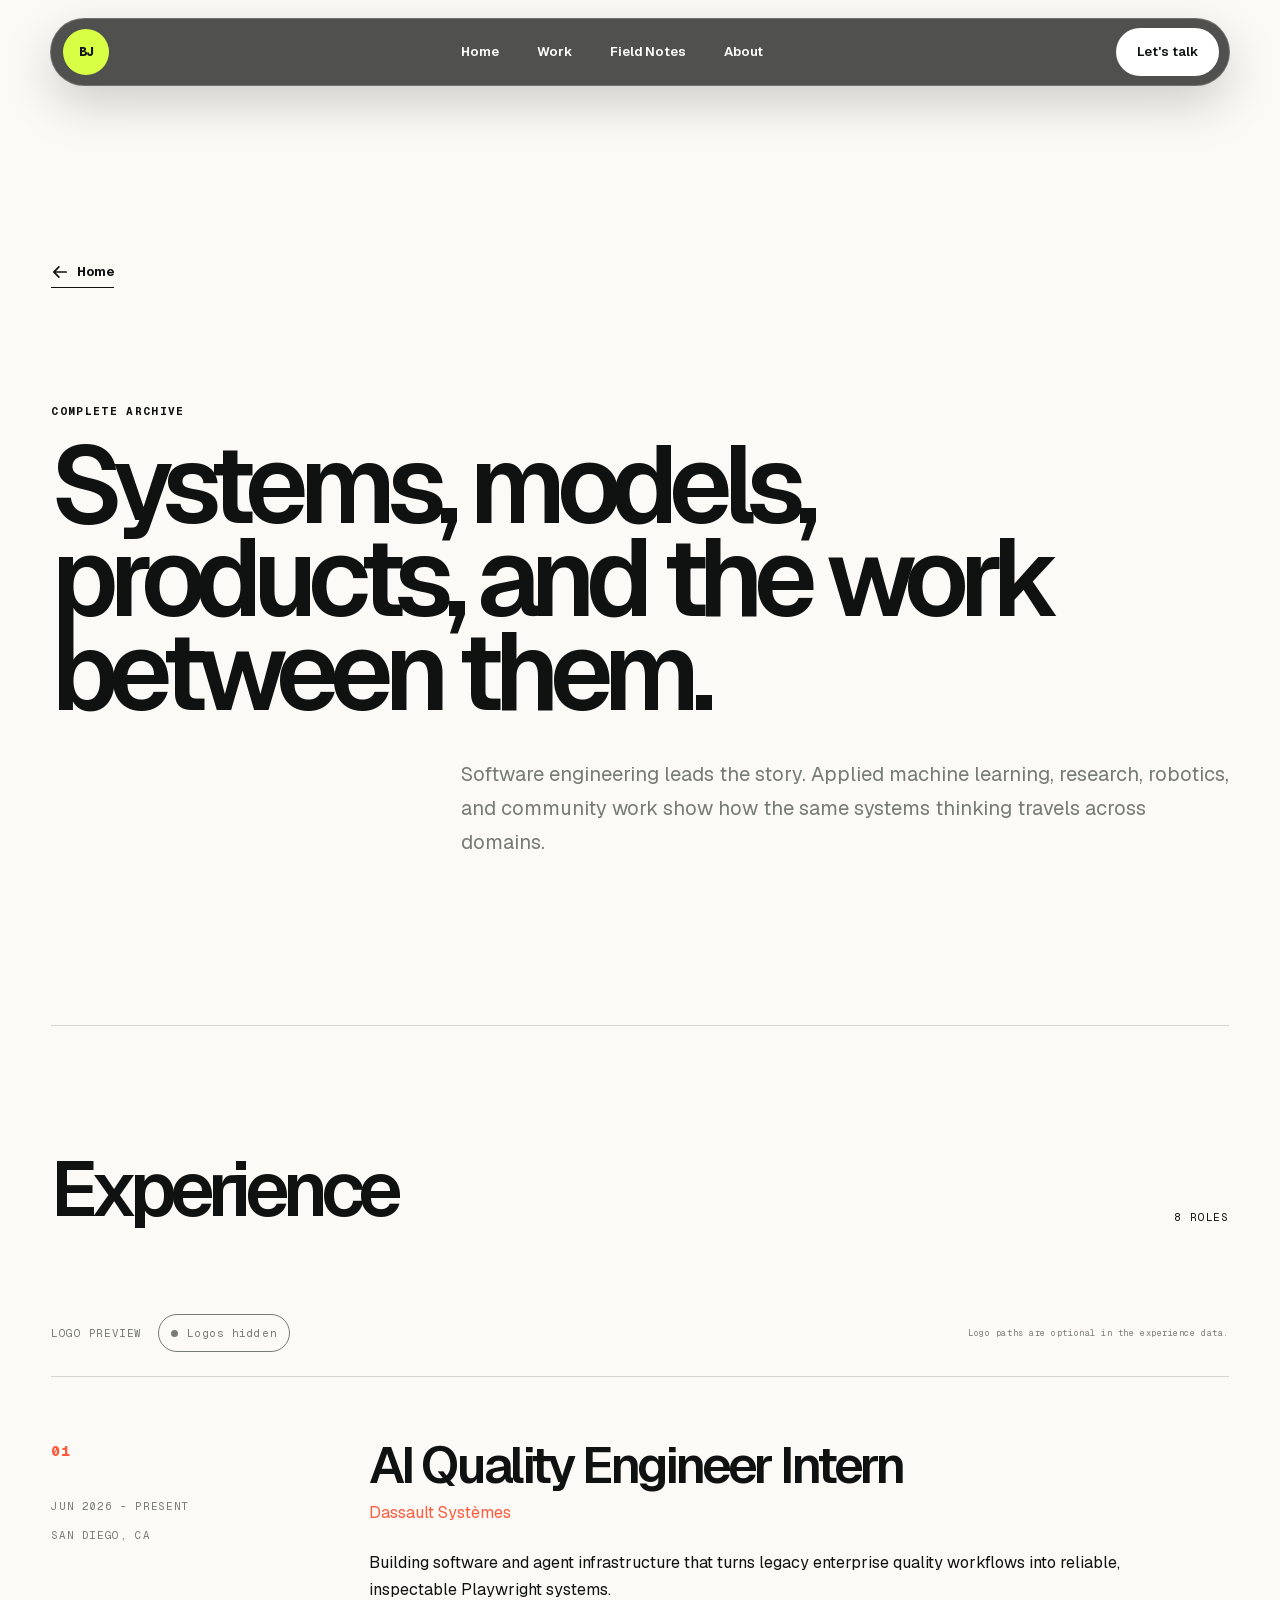
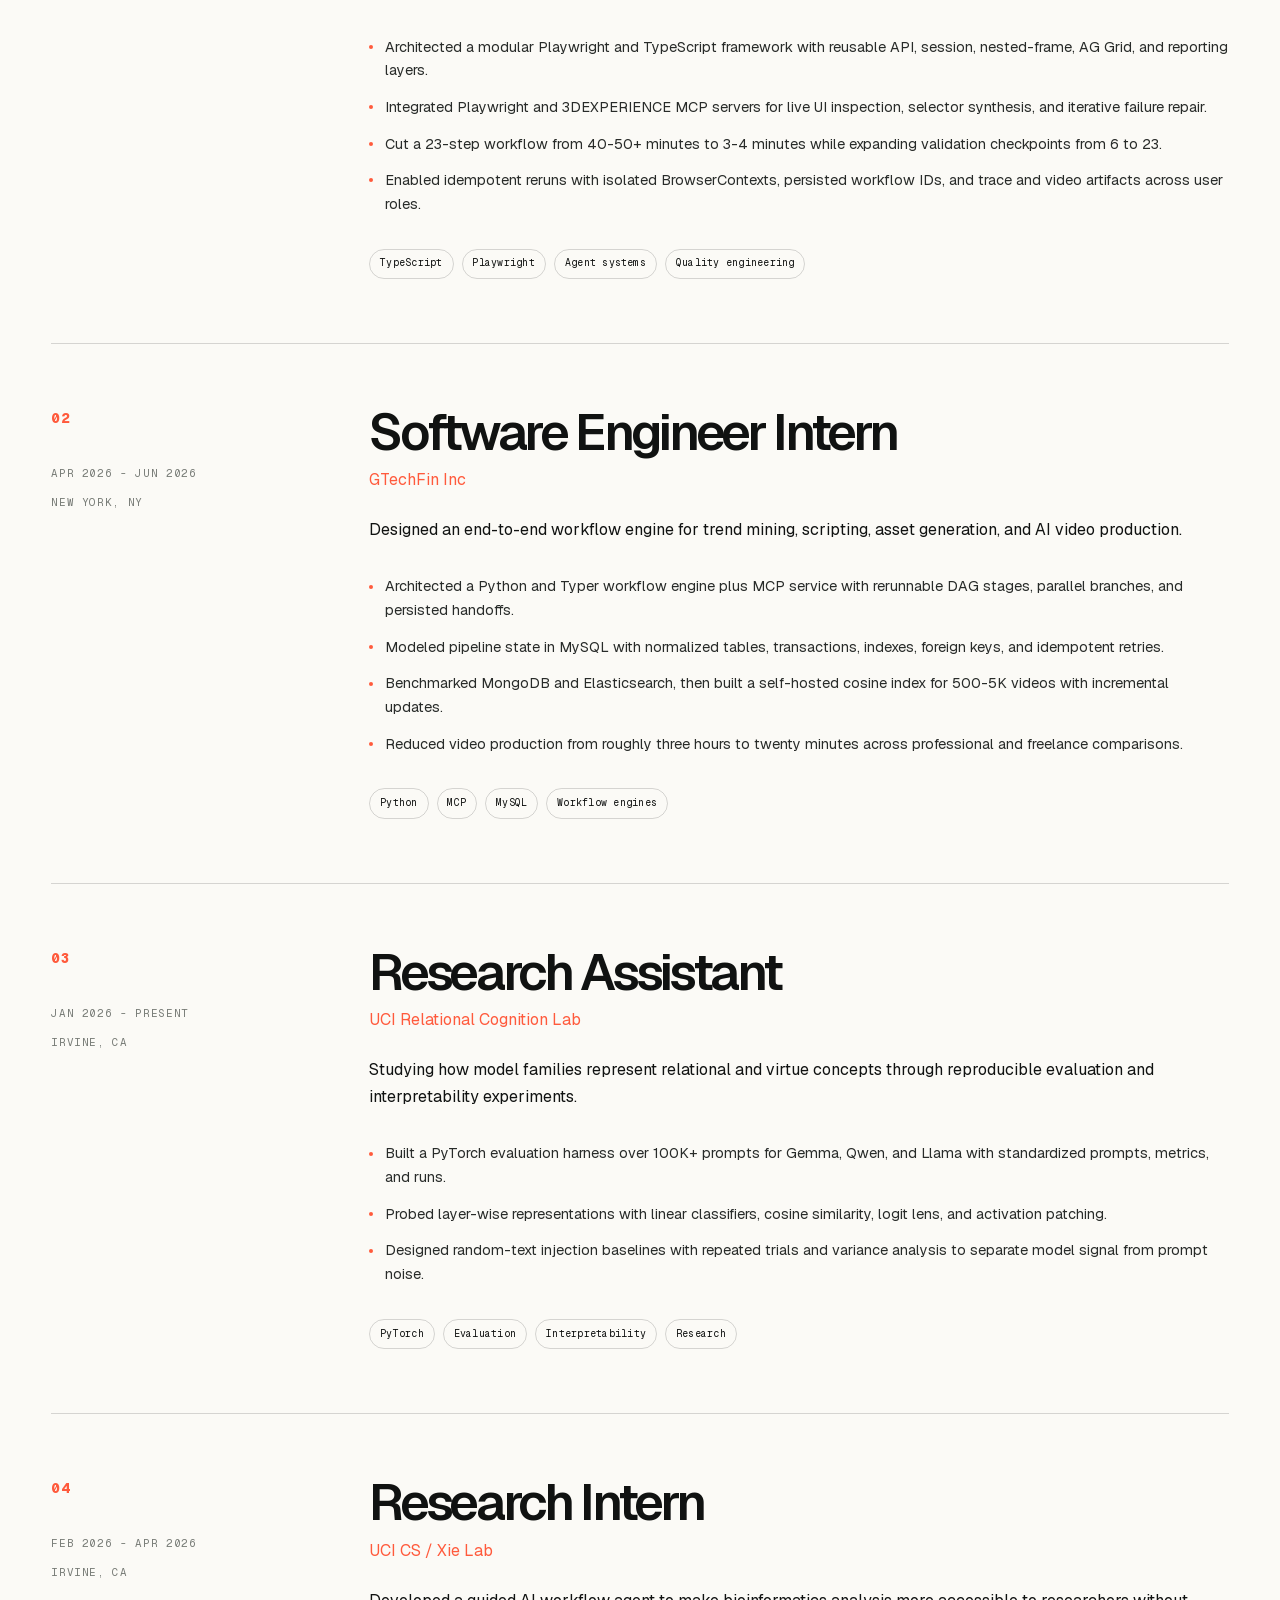
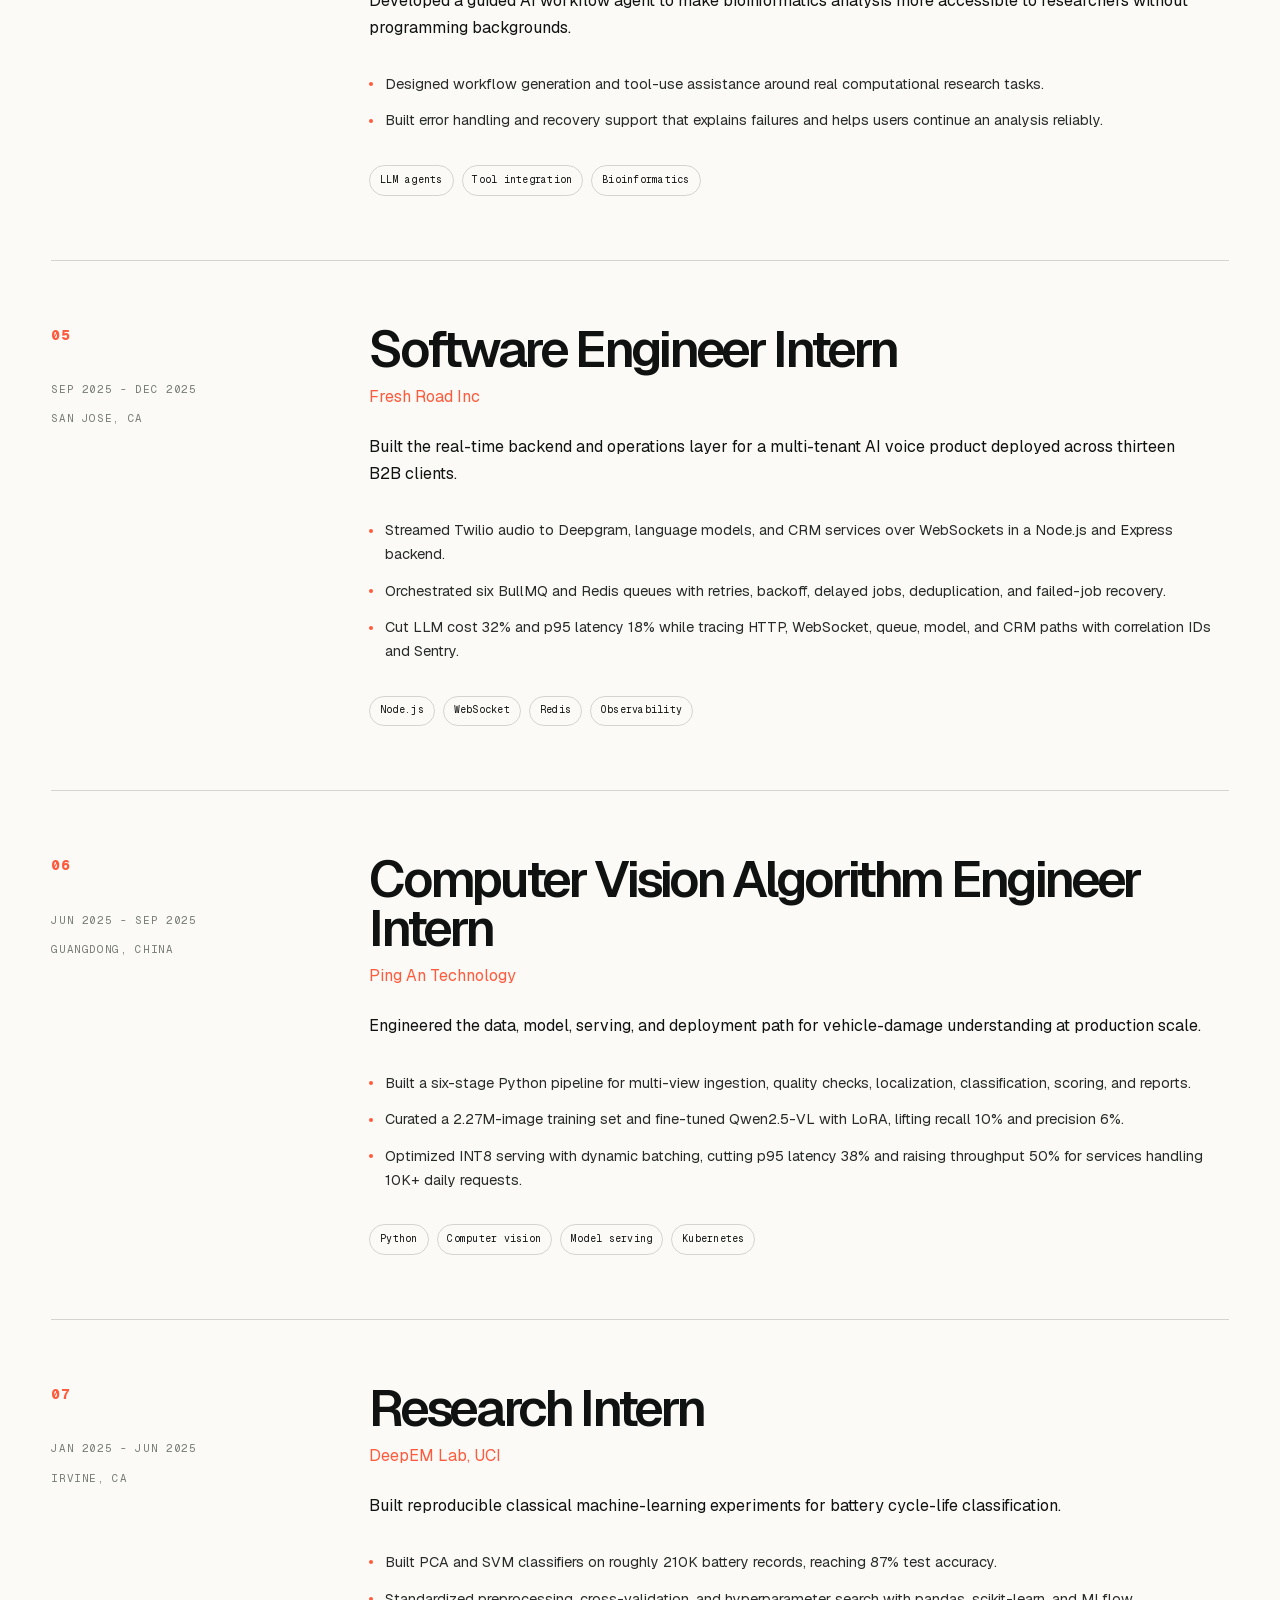
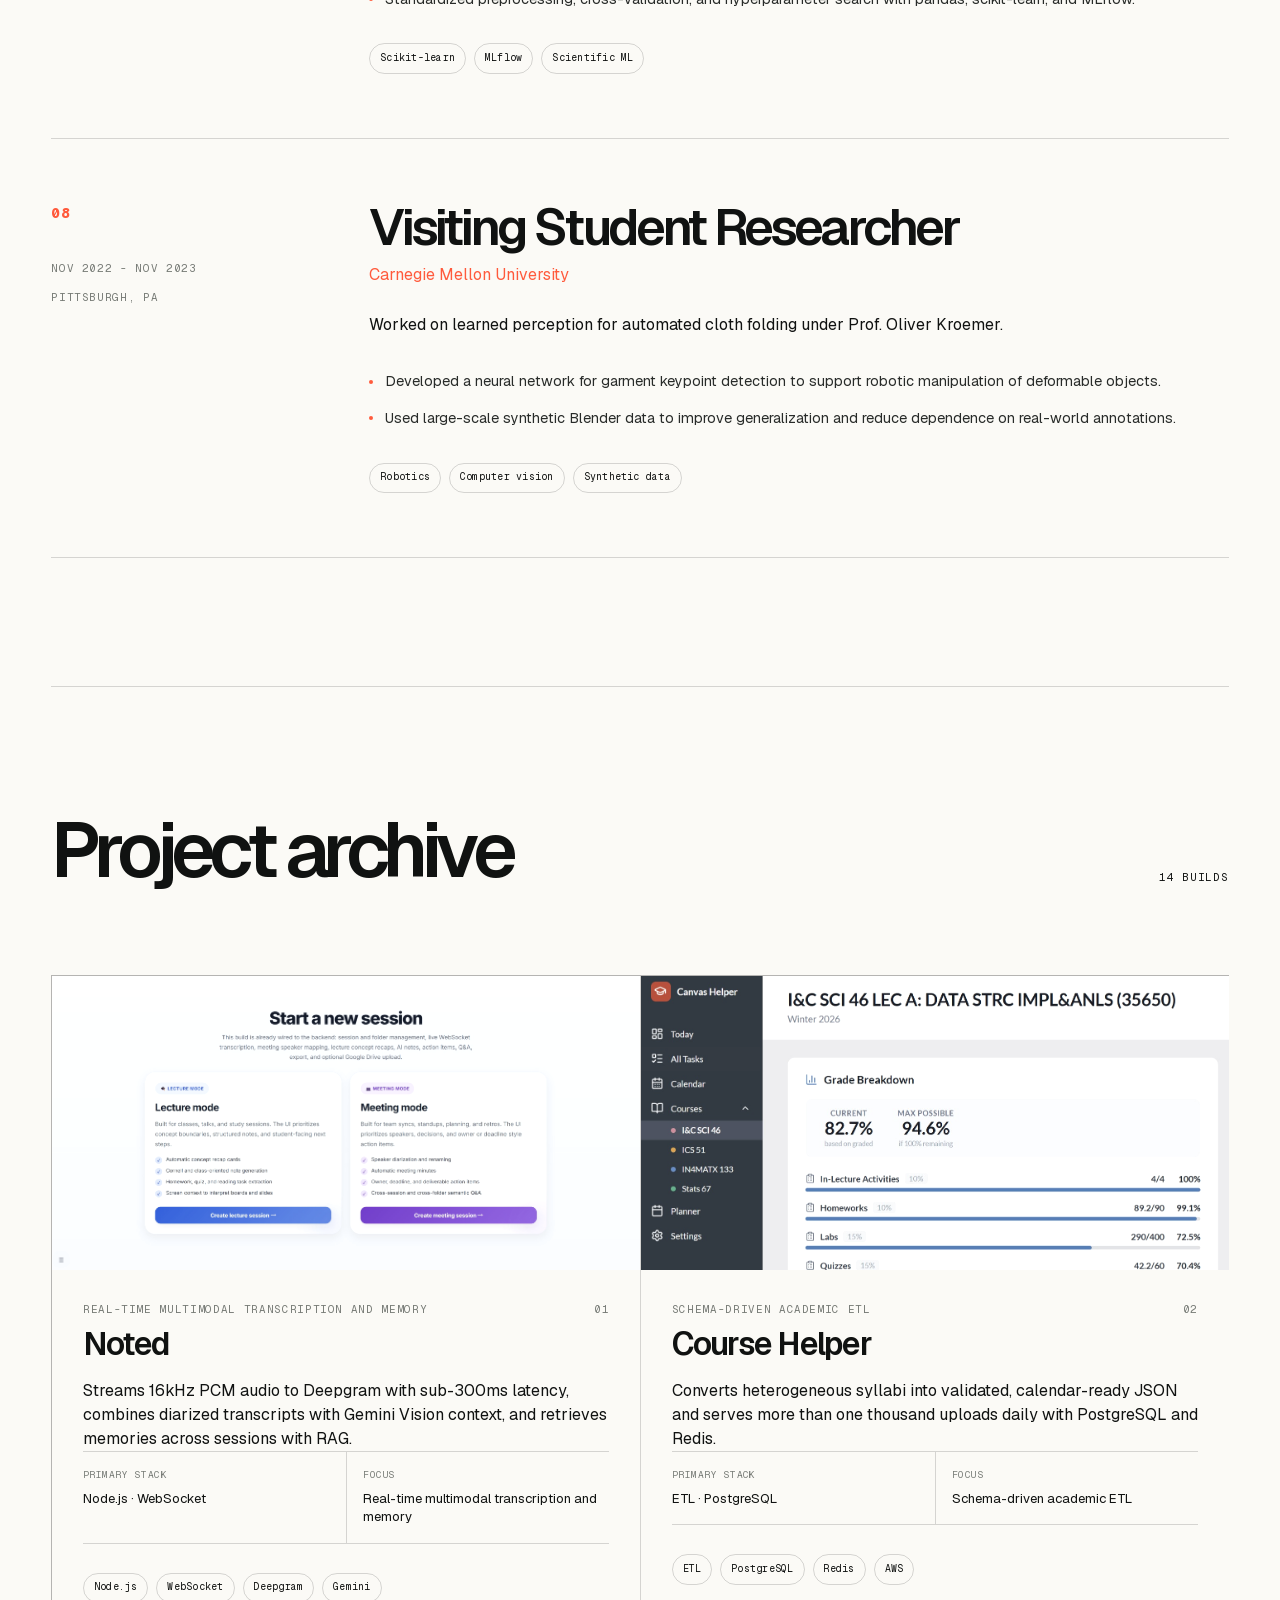
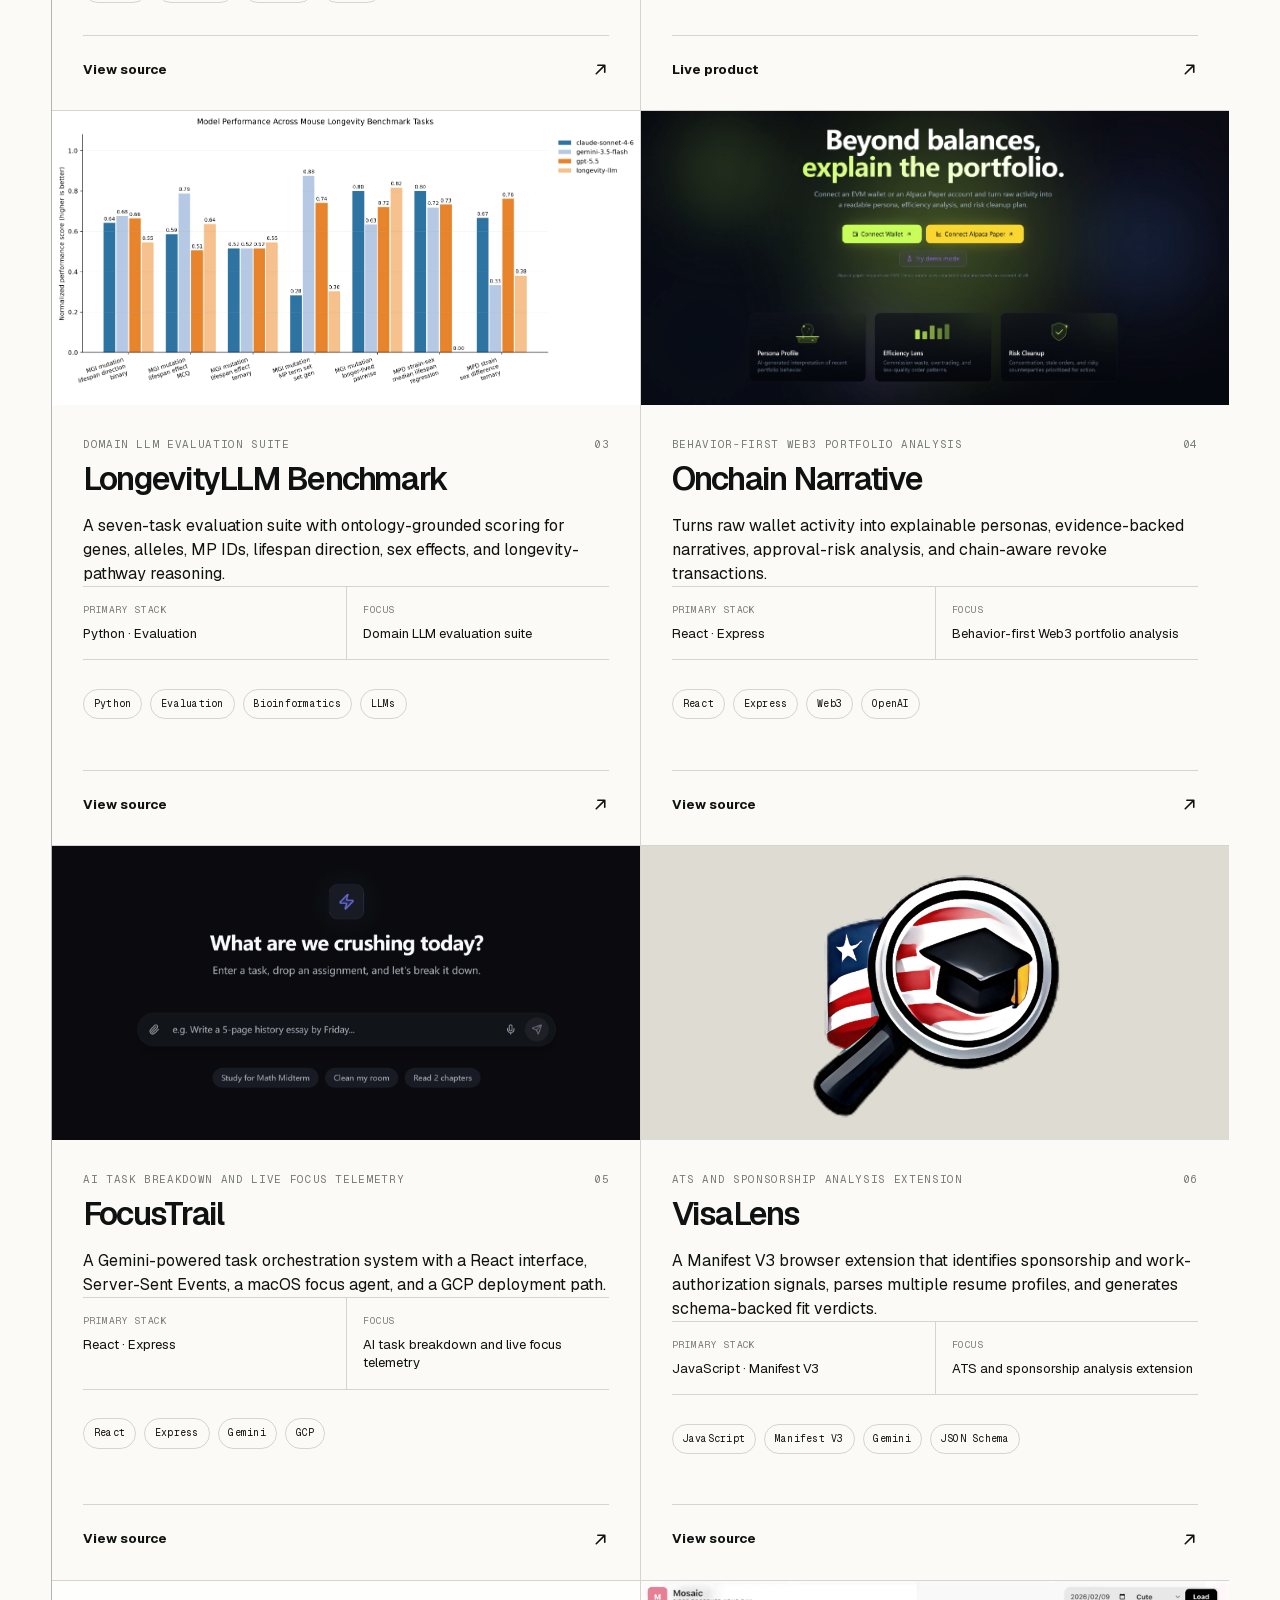
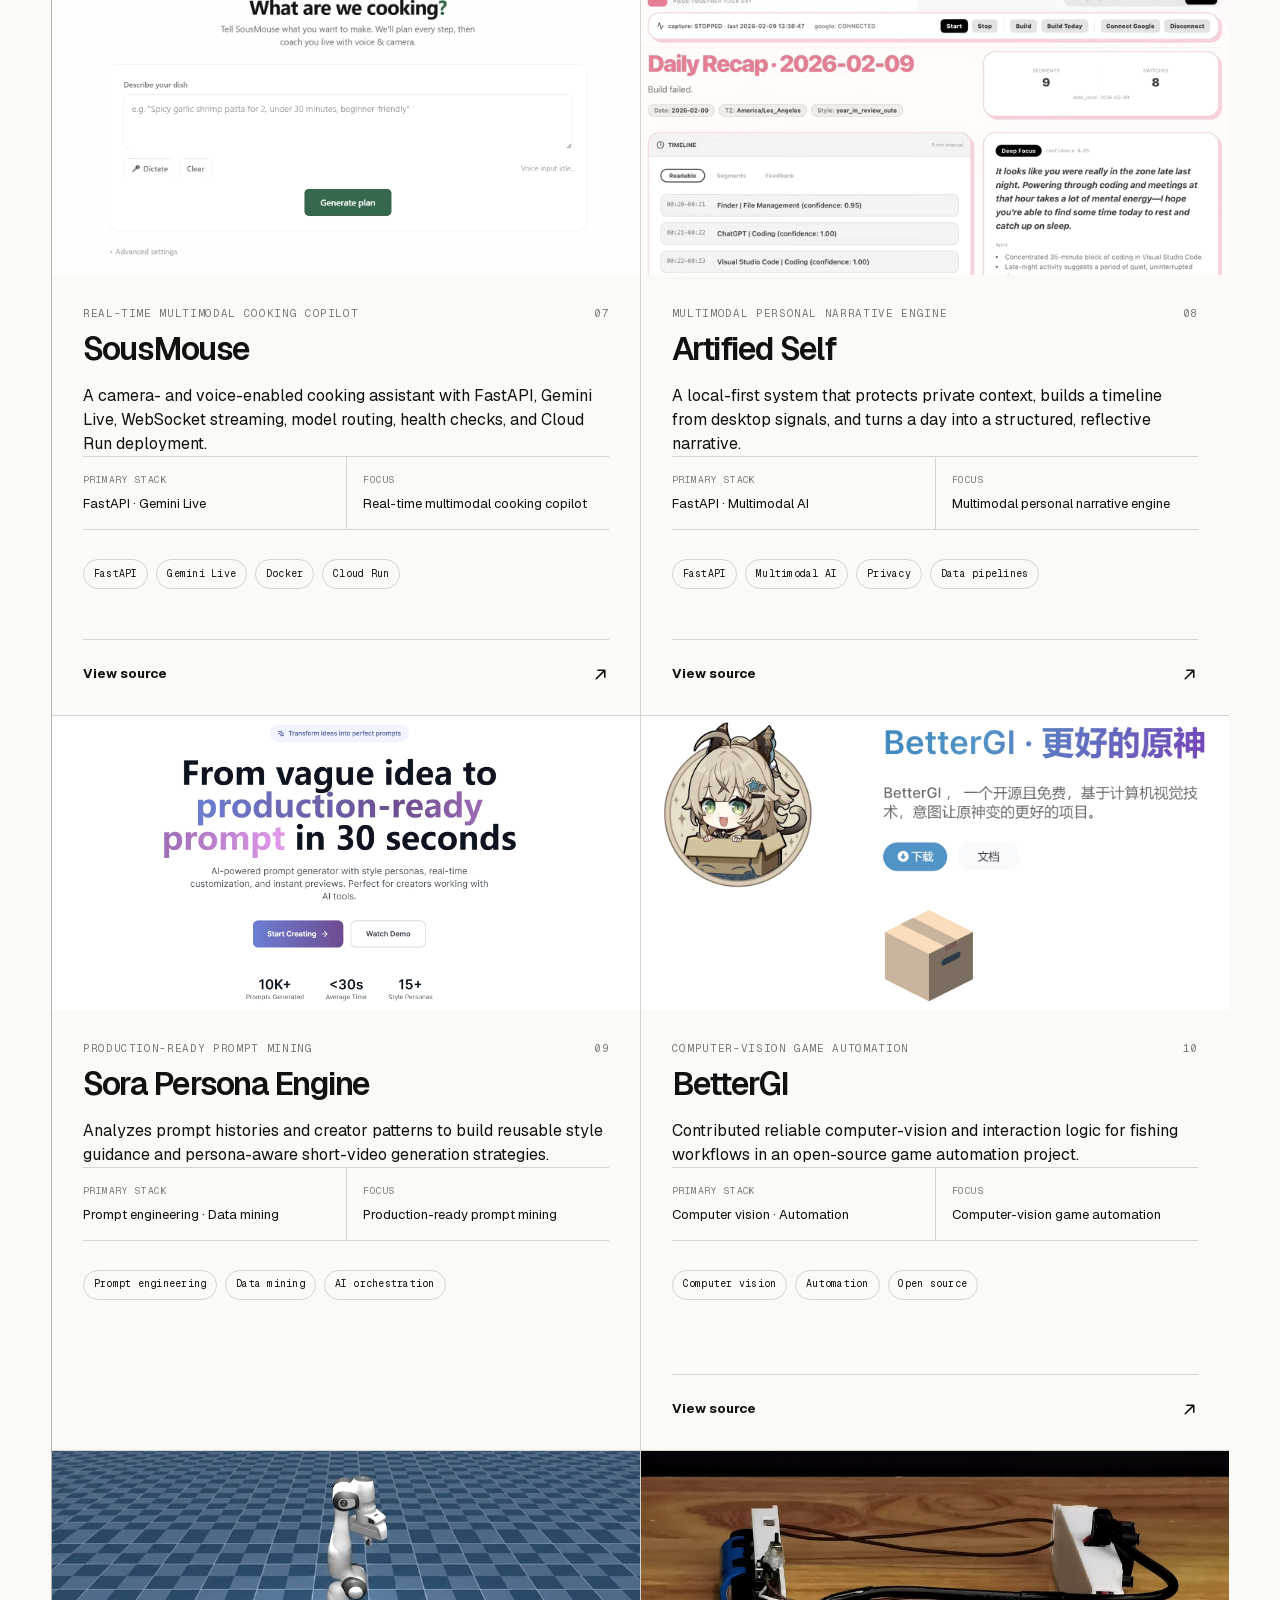
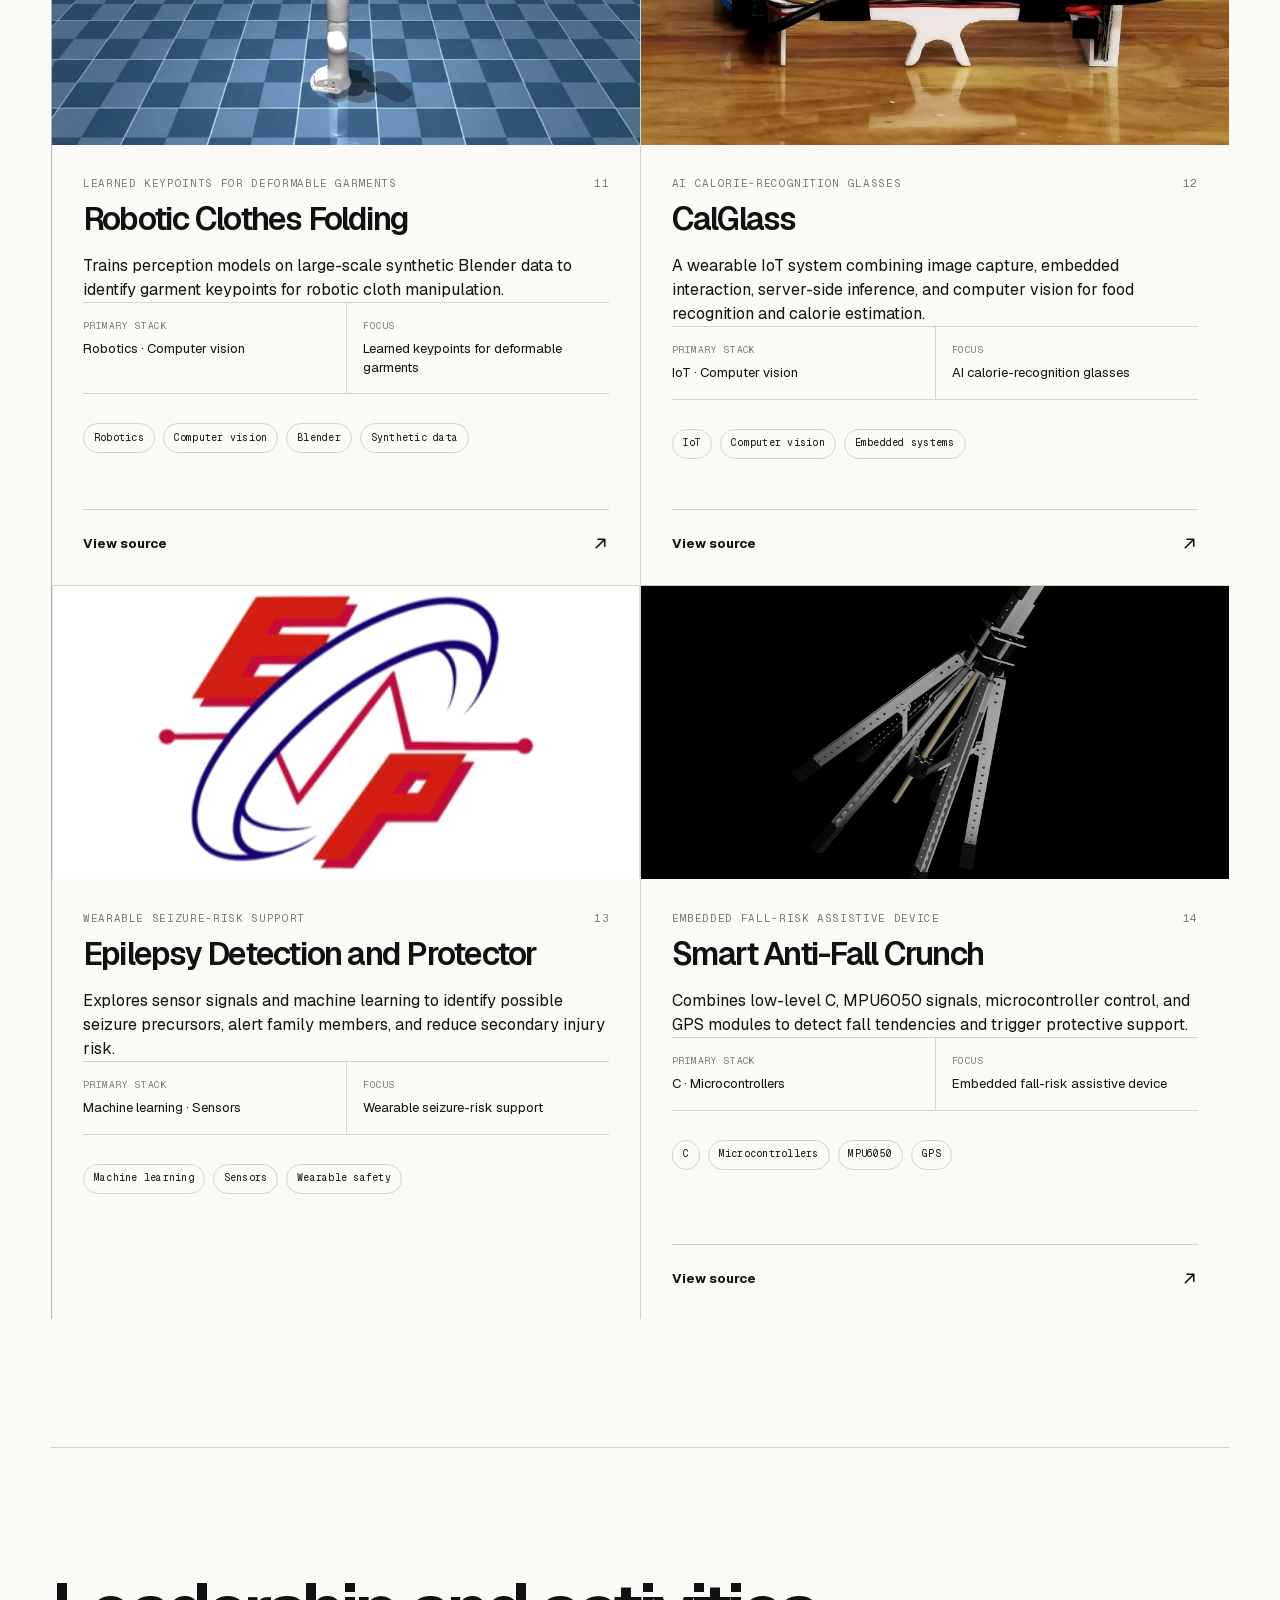
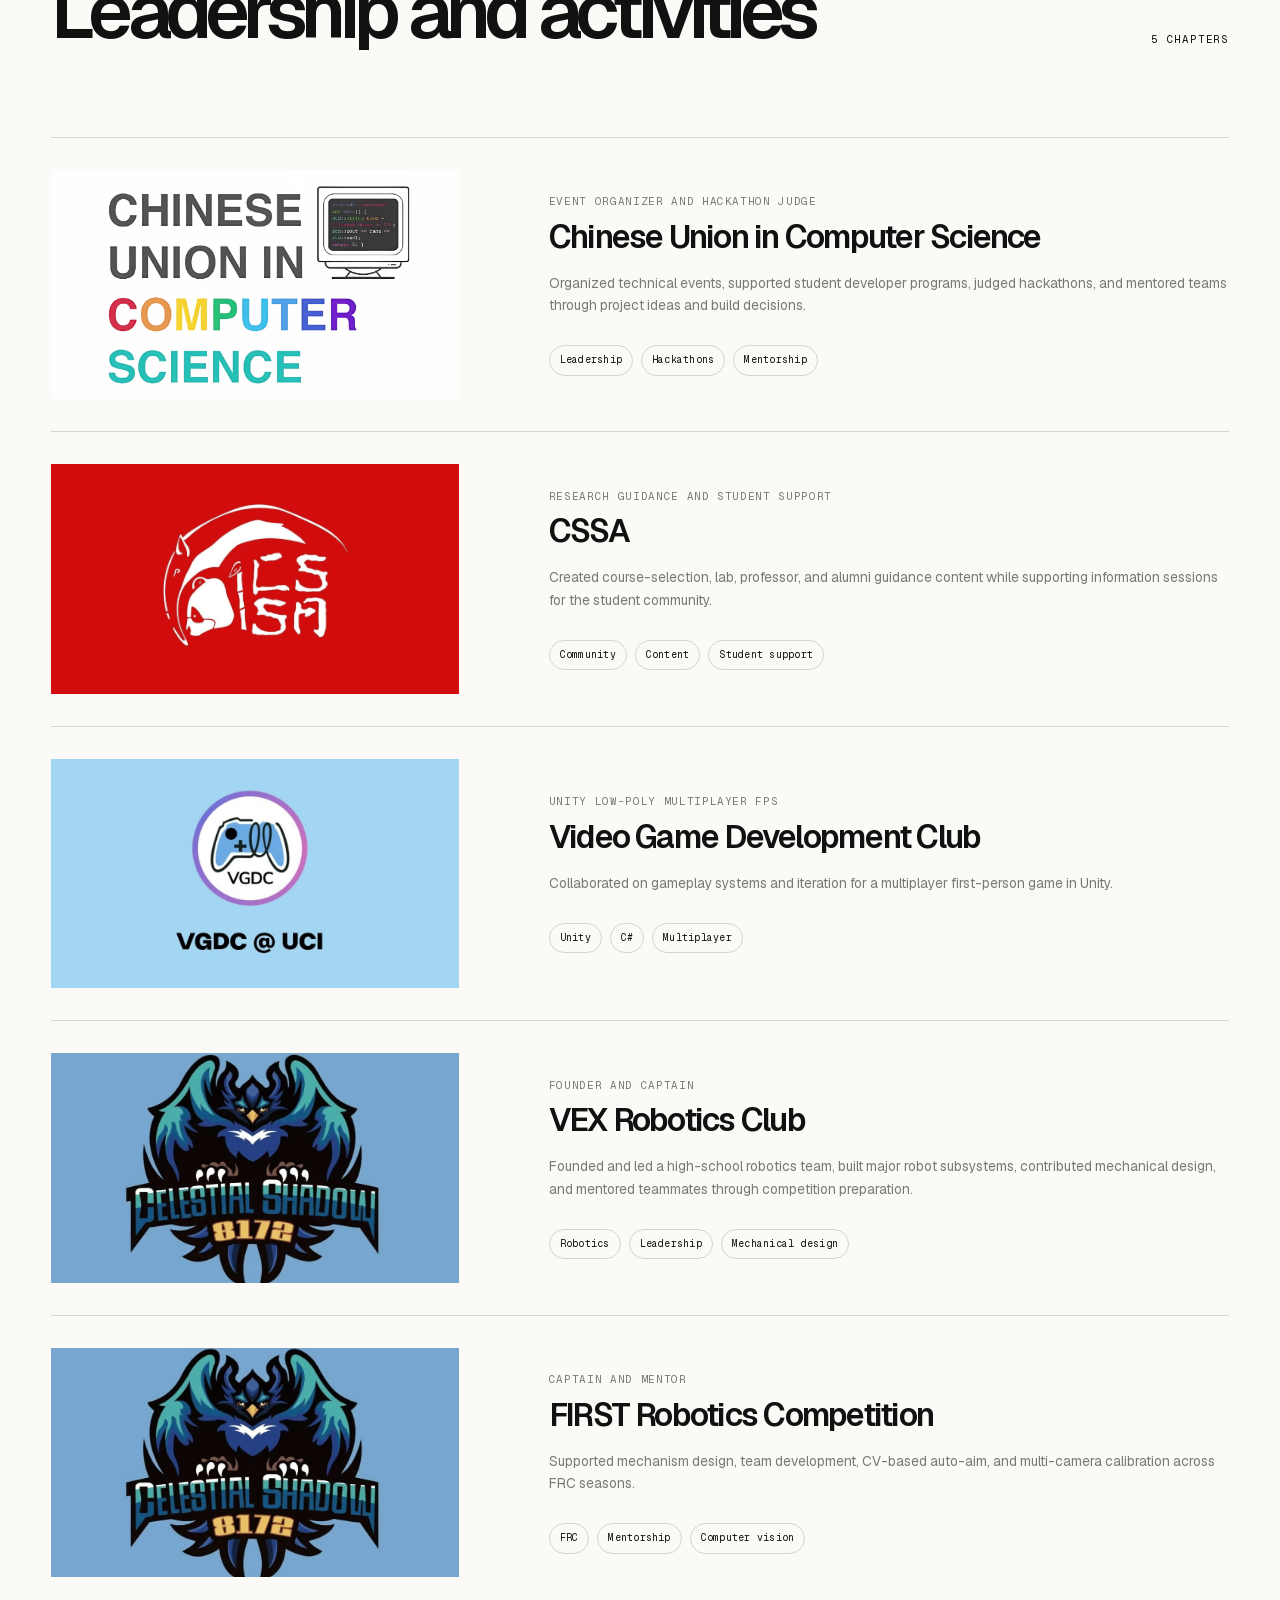
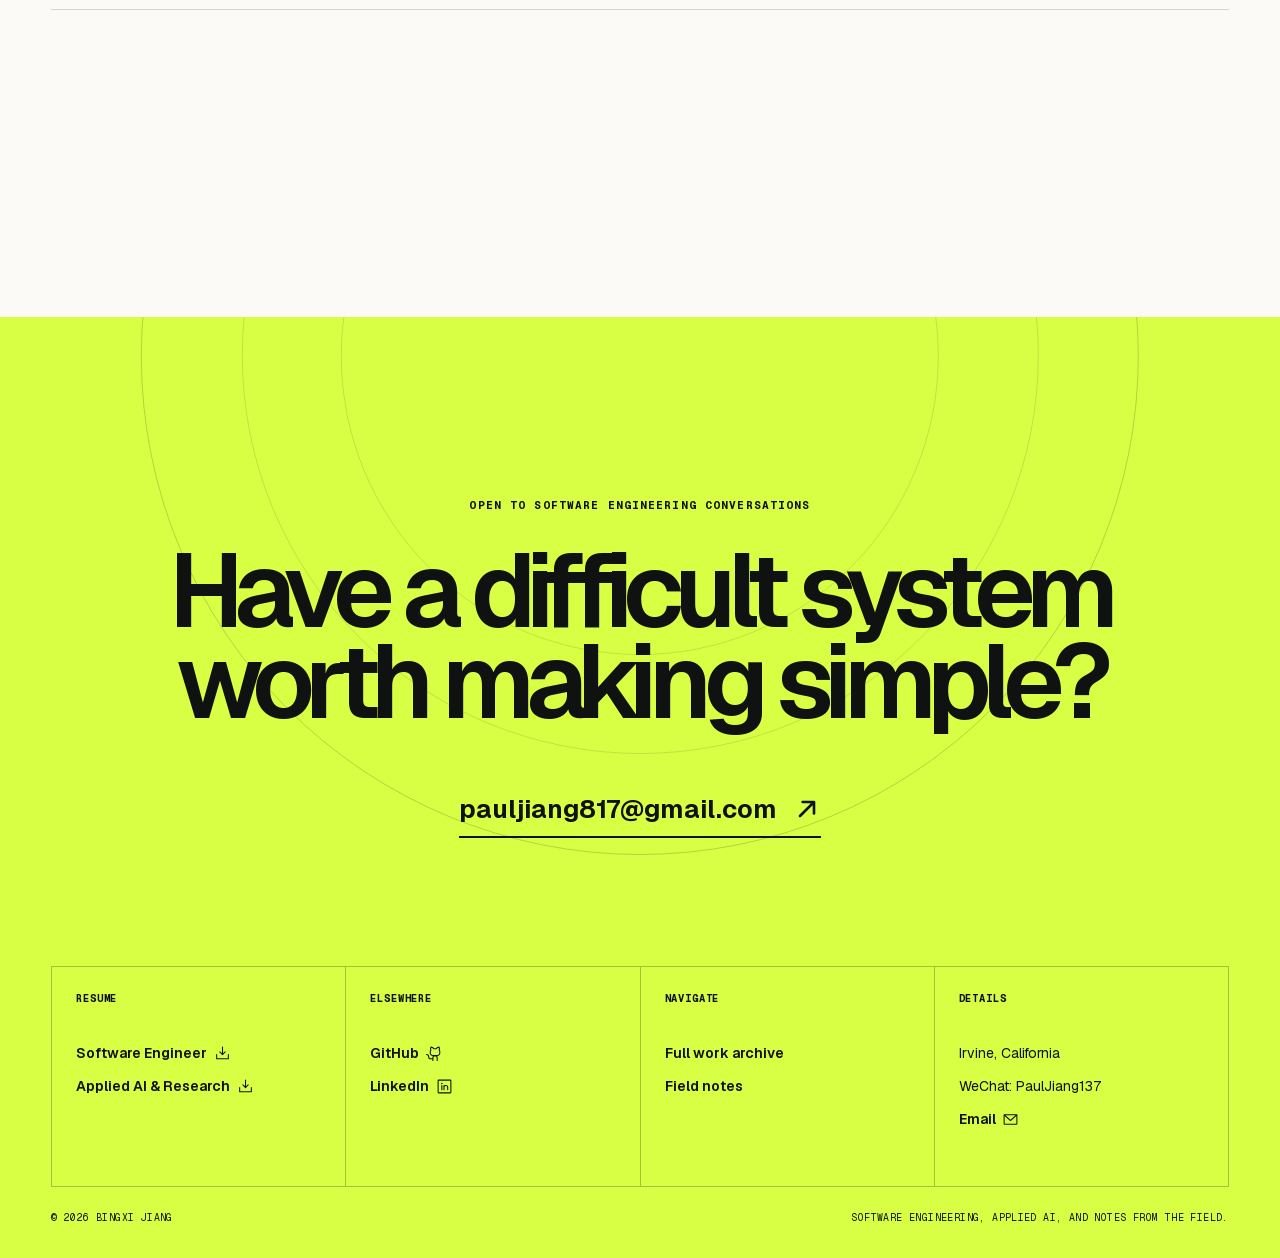
<file: work/index.html>
<!DOCTYPE html><html lang="en"><head><meta charSet="utf-8"/><meta name="viewport" content="width=device-width, initial-scale=1"/><link rel="preload" href="/_next/static/media/797e433ab948586e-s.p.08e28id.o-okb.woff2" as="font" crossorigin="" type="font/woff2"/><link rel="preload" href="/_next/static/media/caa3a2e1cccd8315-s.p.09~u27dqhyhd6.woff2" as="font" crossorigin="" type="font/woff2"/><link rel="preload" as="image" href="/media/logos/dassault-systemes.png"/><link rel="preload" as="image" href="/media/logos/gtechfin.png"/><link rel="preload" as="image" href="/media/logos/uci-relational-cognition-lab.png"/><link rel="preload" as="image" href="/media/logos/uci-xie-lab.png"/><link rel="preload" as="image" href="/media/logos/fresh-road.png"/><link rel="preload" as="image" href="/media/logos/ping-an.png"/><link rel="preload" as="image" href="/media/logos/deepem-lab.png"/><link rel="preload" as="image" href="/media/logos/cmu.png"/><link rel="preload" href="/media/projects/archive/noted.jpg" as="image"/><link rel="preload" href="/media/projects/archive/syllabus-to-schedule.jpg" as="image"/><link rel="stylesheet" href="/_next/static/chunks/0di2cl8hwoy5i.css" data-precedence="next"/><link rel="preload" as="script" fetchPriority="low" href="/_next/static/chunks/15xrurgzs99gv.js"/><script src="/_next/static/chunks/0dgq26a5_oy.a.js" async=""></script><script src="/_next/static/chunks/0.rxwb~e6m~y..js" async=""></script><script src="/_next/static/chunks/0xc0e-xoylcq5.js" async=""></script><script src="/_next/static/chunks/turbopack-0jevxyrj_0mo_.js" async=""></script><script src="/_next/static/chunks/0l-r1ym040a5~.js" async=""></script><script src="/_next/static/chunks/0d3shmwh5_nmn.js" async=""></script><script src="/_next/static/chunks/0n25_da~mq~.6.js" async=""></script><link rel="preload" href="/media/projects/archive/longevity-llm-benchmark.jpg" as="image"/><link rel="preload" href="/media/activities/chinese-union-cs.jpg" as="image"/><link rel="preload" href="/media/activities/cssa.jpg" as="image"/><link rel="preload" href="/media/activities/uci-game-dev-club.jpg" as="image"/><link rel="preload" href="/media/activities/vex-robotics.jpg" as="image"/><link rel="preload" href="/media/activities/frc.jpg" as="image"/><link rel="preload" href="/media/projects/archive/onchain-narrative.jpg" as="image"/><link rel="preload" href="/media/projects/archive/flowcrusade.jpg" as="image"/><link rel="preload" href="/media/projects/archive/visalens.jpg" as="image"/><link rel="preload" href="/media/projects/archive/sousmouse.jpg" as="image"/><link rel="preload" href="/media/projects/archive/artified-self.jpg" as="image"/><link rel="preload" href="/media/projects/archive/sora-persona-engine.jpg" as="image"/><link rel="preload" href="/media/projects/archive/bettergi.jpg" as="image"/><link rel="preload" href="/media/projects/archive/robotic-clothes-folding.jpg" as="image"/><link rel="preload" href="/media/projects/archive/calglass.jpg" as="image"/><link rel="preload" href="/media/projects/archive/epilepsy-protector.jpg" as="image"/><link rel="preload" href="/media/projects/archive/smart-anti-fall-crunch.jpg" as="image"/><meta name="next-size-adjust" content=""/><title>Work Archive - Bingxi Jiang</title><meta name="description" content="The complete software, AI research, robotics, and community archive of Bingxi Jiang."/><meta name="codex-preview" content="development"/><meta property="og:title" content="Bingxi Jiang - Software Engineer"/><meta property="og:description" content="Production software, agent workflows, real-time infrastructure, and applied machine learning."/><meta property="og:image" content="https://bingxi-jiang.github.io/media/sf-hero.jpg"/><meta property="og:image:width" content="1706"/><meta property="og:image:height" content="1280"/><meta property="og:type" content="website"/><meta name="twitter:card" content="summary_large_image"/><meta name="twitter:title" content="Bingxi Jiang - Software Engineer"/><meta name="twitter:description" content="Production software, agent workflows, real-time infrastructure, and applied machine learning."/><meta name="twitter:image" content="https://bingxi-jiang.github.io/media/sf-hero.jpg"/><meta name="twitter:image:width" content="1706"/><meta name="twitter:image:height" content="1280"/><link rel="shortcut icon" href="/favicon.svg"/><link rel="icon" href="/favicon.svg"/><script src="/_next/static/chunks/03~yq9q893hmn.js" noModule=""></script><link rel="stylesheet" href="/v6-overrides.css"/></head><body class="geist_a71539c9-module__T19VSG__variable geist_mono_8d43a2aa-module__8Li5zG__variable"><div hidden=""><!--$--><!--/$--></div><a class="skip-link" href="#main-content">Skip to content</a><header class="site-nav-shell"><nav class="site-nav" aria-label="Primary navigation"><a class="nav-mark" href="/">BJ</a><div class="nav-links" aria-label="Desktop navigation"><a href="/">Home</a><a href="/work/">Work</a><a href="/field-notes/">Field Notes</a><a href="/#about">About</a></div><a class="nav-contact" href="mailto:pauljiang817@gmail.com">Let&#x27;s talk</a><button class="nav-menu-button" type="button" aria-label="Open navigation" aria-expanded="false"><svg xmlns="http://www.w3.org/2000/svg" width="20" height="20" fill="currentColor" viewBox="0 0 256 256"><path d="M228,128a12,12,0,0,1-12,12H40a12,12,0,0,1,0-24H216A12,12,0,0,1,228,128ZM40,76H216a12,12,0,0,0,0-24H40a12,12,0,0,0,0,24ZM216,180H40a12,12,0,0,0,0,24H216a12,12,0,0,0,0-24Z"></path></svg></button></nav></header><div id="main-content"><main class="inner-page work-archive"><header class="archive-hero"><a class="back-link" href="/"><svg xmlns="http://www.w3.org/2000/svg" width="18" height="18" fill="currentColor" viewBox="0 0 256 256"><path d="M228,128a12,12,0,0,1-12,12H69l51.52,51.51a12,12,0,0,1-17,17l-72-72a12,12,0,0,1,0-17l72-72a12,12,0,0,1,17,17L69,116H216A12,12,0,0,1,228,128Z"></path></svg> Home</a><p class="eyebrow">Complete archive</p><h1>Systems, models, products, and the work between them.</h1><p>Software engineering leads the story. Applied machine learning, research, robotics, and community work show how the same systems thinking travels across domains.</p></header><section class="archive-section" id="experience"><div class="archive-section-heading"><h2>Experience</h2><span>8<!-- --> roles</span></div><div class="archive-display-control"><p>Logo preview</p><button type="button" class="" aria-pressed="false"><span aria-hidden="true"></span>Logos hidden</button><small>Logo paths are optional in the experience data.</small></div><div class="archive-experience-list "><article><div class="archive-experience-meta"><span class="archive-experience-number">01</span><p>Jun 2026 - Present</p><span>San Diego, CA</span><div class="company-logo" aria-hidden="true"><img src="/media/logos/dassault-systemes.png" alt="Dassault Systèmes logo"/></div></div><div class="archive-experience-body"><h3>AI Quality Engineer Intern</h3><h4>Dassault Systèmes</h4><p>Building software and agent infrastructure that turns legacy enterprise quality workflows into reliable, inspectable Playwright systems.</p><ul><li>Architected a modular Playwright and TypeScript framework with reusable API, session, nested-frame, AG Grid, and reporting layers.</li><li>Integrated Playwright and 3DEXPERIENCE MCP servers for live UI inspection, selector synthesis, and iterative failure repair.</li><li>Cut a 23-step workflow from 40-50+ minutes to 3-4 minutes while expanding validation checkpoints from 6 to 23.</li><li>Enabled idempotent reruns with isolated BrowserContexts, persisted workflow IDs, and trace and video artifacts across user roles.</li></ul><div class="tag-row"><span>TypeScript</span><span>Playwright</span><span>Agent systems</span><span>Quality engineering</span></div></div></article><article><div class="archive-experience-meta"><span class="archive-experience-number">02</span><p>Apr 2026 - Jun 2026</p><span>New York, NY</span><div class="company-logo" aria-hidden="true"><img src="/media/logos/gtechfin.png" alt="GTechFin Inc logo"/></div></div><div class="archive-experience-body"><h3>Software Engineer Intern</h3><h4>GTechFin Inc</h4><p>Designed an end-to-end workflow engine for trend mining, scripting, asset generation, and AI video production.</p><ul><li>Architected a Python and Typer workflow engine plus MCP service with rerunnable DAG stages, parallel branches, and persisted handoffs.</li><li>Modeled pipeline state in MySQL with normalized tables, transactions, indexes, foreign keys, and idempotent retries.</li><li>Benchmarked MongoDB and Elasticsearch, then built a self-hosted cosine index for 500-5K videos with incremental updates.</li><li>Reduced video production from roughly three hours to twenty minutes across professional and freelance comparisons.</li></ul><div class="tag-row"><span>Python</span><span>MCP</span><span>MySQL</span><span>Workflow engines</span></div></div></article><article><div class="archive-experience-meta"><span class="archive-experience-number">03</span><p>Jan 2026 - Present</p><span>Irvine, CA</span><div class="company-logo" aria-hidden="true"><img src="/media/logos/uci-relational-cognition-lab.png" alt="UCI Relational Cognition Lab logo"/></div></div><div class="archive-experience-body"><h3>Research Assistant</h3><h4>UCI Relational Cognition Lab</h4><p>Studying how model families represent relational and virtue concepts through reproducible evaluation and interpretability experiments.</p><ul><li>Built a PyTorch evaluation harness over 100K+ prompts for Gemma, Qwen, and Llama with standardized prompts, metrics, and runs.</li><li>Probed layer-wise representations with linear classifiers, cosine similarity, logit lens, and activation patching.</li><li>Designed random-text injection baselines with repeated trials and variance analysis to separate model signal from prompt noise.</li></ul><div class="tag-row"><span>PyTorch</span><span>Evaluation</span><span>Interpretability</span><span>Research</span></div></div></article><article><div class="archive-experience-meta"><span class="archive-experience-number">04</span><p>Feb 2026 - Apr 2026</p><span>Irvine, CA</span><div class="company-logo" aria-hidden="true"><img src="/media/logos/uci-xie-lab.png" alt="UCI CS / Xie Lab logo"/></div></div><div class="archive-experience-body"><h3>Research Intern</h3><h4>UCI CS / Xie Lab</h4><p>Developed a guided AI workflow agent to make bioinformatics analysis more accessible to researchers without programming backgrounds.</p><ul><li>Designed workflow generation and tool-use assistance around real computational research tasks.</li><li>Built error handling and recovery support that explains failures and helps users continue an analysis reliably.</li></ul><div class="tag-row"><span>LLM agents</span><span>Tool integration</span><span>Bioinformatics</span></div></div></article><article><div class="archive-experience-meta"><span class="archive-experience-number">05</span><p>Sep 2025 - Dec 2025</p><span>San Jose, CA</span><div class="company-logo" aria-hidden="true"><img src="/media/logos/fresh-road.png" alt="Fresh Road Inc logo"/></div></div><div class="archive-experience-body"><h3>Software Engineer Intern</h3><h4>Fresh Road Inc</h4><p>Built the real-time backend and operations layer for a multi-tenant AI voice product deployed across thirteen B2B clients.</p><ul><li>Streamed Twilio audio to Deepgram, language models, and CRM services over WebSockets in a Node.js and Express backend.</li><li>Orchestrated six BullMQ and Redis queues with retries, backoff, delayed jobs, deduplication, and failed-job recovery.</li><li>Cut LLM cost 32% and p95 latency 18% while tracing HTTP, WebSocket, queue, model, and CRM paths with correlation IDs and Sentry.</li></ul><div class="tag-row"><span>Node.js</span><span>WebSocket</span><span>Redis</span><span>Observability</span></div></div></article><article><div class="archive-experience-meta"><span class="archive-experience-number">06</span><p>Jun 2025 - Sep 2025</p><span>Guangdong, China</span><div class="company-logo" aria-hidden="true"><img src="/media/logos/ping-an.png" alt="Ping An Technology logo"/></div></div><div class="archive-experience-body"><h3>Computer Vision Algorithm Engineer Intern</h3><h4>Ping An Technology</h4><p>Engineered the data, model, serving, and deployment path for vehicle-damage understanding at production scale.</p><ul><li>Built a six-stage Python pipeline for multi-view ingestion, quality checks, localization, classification, scoring, and reports.</li><li>Curated a 2.27M-image training set and fine-tuned Qwen2.5-VL with LoRA, lifting recall 10% and precision 6%.</li><li>Optimized INT8 serving with dynamic batching, cutting p95 latency 38% and raising throughput 50% for services handling 10K+ daily requests.</li></ul><div class="tag-row"><span>Python</span><span>Computer vision</span><span>Model serving</span><span>Kubernetes</span></div></div></article><article><div class="archive-experience-meta"><span class="archive-experience-number">07</span><p>Jan 2025 - Jun 2025</p><span>Irvine, CA</span><div class="company-logo" aria-hidden="true"><img src="/media/logos/deepem-lab.png" alt="DeepEM Lab, UCI logo"/></div></div><div class="archive-experience-body"><h3>Research Intern</h3><h4>DeepEM Lab, UCI</h4><p>Built reproducible classical machine-learning experiments for battery cycle-life classification.</p><ul><li>Built PCA and SVM classifiers on roughly 210K battery records, reaching 87% test accuracy.</li><li>Standardized preprocessing, cross-validation, and hyperparameter search with pandas, scikit-learn, and MLflow.</li></ul><div class="tag-row"><span>Scikit-learn</span><span>MLflow</span><span>Scientific ML</span></div></div></article><article><div class="archive-experience-meta"><span class="archive-experience-number">08</span><p>Nov 2022 - Nov 2023</p><span>Pittsburgh, PA</span><div class="company-logo" aria-hidden="true"><img src="/media/logos/cmu.png" alt="Carnegie Mellon University logo"/></div></div><div class="archive-experience-body"><h3>Visiting Student Researcher</h3><h4>Carnegie Mellon University</h4><p>Worked on learned perception for automated cloth folding under Prof. Oliver Kroemer.</p><ul><li>Developed a neural network for garment keypoint detection to support robotic manipulation of deformable objects.</li><li>Used large-scale synthetic Blender data to improve generalization and reduce dependence on real-world annotations.</li></ul><div class="tag-row"><span>Robotics</span><span>Computer vision</span><span>Synthetic data</span></div></div></article></div></section><section class="archive-section" id="projects"><div class="archive-section-heading"><h2>Project archive</h2><span>14<!-- --> builds</span></div><div class="project-archive-grid"><article><div class="project-archive-image"><img src="/media/projects/archive/noted.jpg" alt="Noted preview"/></div><div class="project-archive-copy"><div class="project-archive-kicker"><p>Real-time multimodal transcription and memory</p><span>01</span></div><h3>Noted</h3><p>Streams 16kHz PCM audio to Deepgram with sub-300ms latency, combines diarized transcripts with Gemini Vision context, and retrieves memories across sessions with RAG.</p><dl class="project-detail-row"><div><dt>Primary stack</dt><dd>Node.js · WebSocket</dd></div><div><dt>Focus</dt><dd>Real-time multimodal transcription and memory</dd></div></dl><div class="tag-row"><span>Node.js</span><span>WebSocket</span><span>Deepgram</span><span>Gemini</span></div><a href="https://github.com/Bingxi-Jiang/Noted" target="_blank" rel="noreferrer">View source<!-- --> <svg xmlns="http://www.w3.org/2000/svg" width="17" height="17" fill="currentColor" viewBox="0 0 256 256"><path d="M204,64V168a12,12,0,0,1-24,0V93L72.49,200.49a12,12,0,0,1-17-17L163,76H88a12,12,0,0,1,0-24H192A12,12,0,0,1,204,64Z"></path></svg></a></div></article><article><div class="project-archive-image"><img src="/media/projects/archive/syllabus-to-schedule.jpg" alt="Course Helper preview"/></div><div class="project-archive-copy"><div class="project-archive-kicker"><p>Schema-driven academic ETL</p><span>02</span></div><h3>Course Helper</h3><p>Converts heterogeneous syllabi into validated, calendar-ready JSON and serves more than one thousand uploads daily with PostgreSQL and Redis.</p><dl class="project-detail-row"><div><dt>Primary stack</dt><dd>ETL · PostgreSQL</dd></div><div><dt>Focus</dt><dd>Schema-driven academic ETL</dd></div></dl><div class="tag-row"><span>ETL</span><span>PostgreSQL</span><span>Redis</span><span>AWS</span></div><a href="https://www.course-helper.com" target="_blank" rel="noreferrer">Live product<!-- --> <svg xmlns="http://www.w3.org/2000/svg" width="17" height="17" fill="currentColor" viewBox="0 0 256 256"><path d="M204,64V168a12,12,0,0,1-24,0V93L72.49,200.49a12,12,0,0,1-17-17L163,76H88a12,12,0,0,1,0-24H192A12,12,0,0,1,204,64Z"></path></svg></a></div></article><article><div class="project-archive-image"><img src="/media/projects/archive/longevity-llm-benchmark.jpg" alt="LongevityLLM Benchmark preview"/></div><div class="project-archive-copy"><div class="project-archive-kicker"><p>Domain LLM evaluation suite</p><span>03</span></div><h3>LongevityLLM Benchmark</h3><p>A seven-task evaluation suite with ontology-grounded scoring for genes, alleles, MP IDs, lifespan direction, sex effects, and longevity-pathway reasoning.</p><dl class="project-detail-row"><div><dt>Primary stack</dt><dd>Python · Evaluation</dd></div><div><dt>Focus</dt><dd>Domain LLM evaluation suite</dd></div></dl><div class="tag-row"><span>Python</span><span>Evaluation</span><span>Bioinformatics</span><span>LLMs</span></div><a href="https://github.com/Bingxi-Jiang/LongevityLLM-Benchmark" target="_blank" rel="noreferrer">View source<!-- --> <svg xmlns="http://www.w3.org/2000/svg" width="17" height="17" fill="currentColor" viewBox="0 0 256 256"><path d="M204,64V168a12,12,0,0,1-24,0V93L72.49,200.49a12,12,0,0,1-17-17L163,76H88a12,12,0,0,1,0-24H192A12,12,0,0,1,204,64Z"></path></svg></a></div></article><article><div class="project-archive-image"><img src="/media/projects/archive/onchain-narrative.jpg" alt="Onchain Narrative preview"/></div><div class="project-archive-copy"><div class="project-archive-kicker"><p>Behavior-first Web3 portfolio analysis</p><span>04</span></div><h3>Onchain Narrative</h3><p>Turns raw wallet activity into explainable personas, evidence-backed narratives, approval-risk analysis, and chain-aware revoke transactions.</p><dl class="project-detail-row"><div><dt>Primary stack</dt><dd>React · Express</dd></div><div><dt>Focus</dt><dd>Behavior-first Web3 portfolio analysis</dd></div></dl><div class="tag-row"><span>React</span><span>Express</span><span>Web3</span><span>OpenAI</span></div><a href="https://github.com/Bingxi-Jiang/OnchainNarrative" target="_blank" rel="noreferrer">View source<!-- --> <svg xmlns="http://www.w3.org/2000/svg" width="17" height="17" fill="currentColor" viewBox="0 0 256 256"><path d="M204,64V168a12,12,0,0,1-24,0V93L72.49,200.49a12,12,0,0,1-17-17L163,76H88a12,12,0,0,1,0-24H192A12,12,0,0,1,204,64Z"></path></svg></a></div></article><article><div class="project-archive-image"><img src="/media/projects/archive/flowcrusade.jpg" alt="FocusTrail preview"/></div><div class="project-archive-copy"><div class="project-archive-kicker"><p>AI task breakdown and live focus telemetry</p><span>05</span></div><h3>FocusTrail</h3><p>A Gemini-powered task orchestration system with a React interface, Server-Sent Events, a macOS focus agent, and a GCP deployment path.</p><dl class="project-detail-row"><div><dt>Primary stack</dt><dd>React · Express</dd></div><div><dt>Focus</dt><dd>AI task breakdown and live focus telemetry</dd></div></dl><div class="tag-row"><span>React</span><span>Express</span><span>Gemini</span><span>GCP</span></div><a href="https://github.com/PST-Protocol/FocusTrail" target="_blank" rel="noreferrer">View source<!-- --> <svg xmlns="http://www.w3.org/2000/svg" width="17" height="17" fill="currentColor" viewBox="0 0 256 256"><path d="M204,64V168a12,12,0,0,1-24,0V93L72.49,200.49a12,12,0,0,1-17-17L163,76H88a12,12,0,0,1,0-24H192A12,12,0,0,1,204,64Z"></path></svg></a></div></article><article><div class="project-archive-image"><img src="/media/projects/archive/visalens.jpg" alt="VisaLens preview"/></div><div class="project-archive-copy"><div class="project-archive-kicker"><p>ATS and sponsorship analysis extension</p><span>06</span></div><h3>VisaLens</h3><p>A Manifest V3 browser extension that identifies sponsorship and work-authorization signals, parses multiple resume profiles, and generates schema-backed fit verdicts.</p><dl class="project-detail-row"><div><dt>Primary stack</dt><dd>JavaScript · Manifest V3</dd></div><div><dt>Focus</dt><dd>ATS and sponsorship analysis extension</dd></div></dl><div class="tag-row"><span>JavaScript</span><span>Manifest V3</span><span>Gemini</span><span>JSON Schema</span></div><a href="https://github.com/Bingxi-Jiang/VisaLens" target="_blank" rel="noreferrer">View source<!-- --> <svg xmlns="http://www.w3.org/2000/svg" width="17" height="17" fill="currentColor" viewBox="0 0 256 256"><path d="M204,64V168a12,12,0,0,1-24,0V93L72.49,200.49a12,12,0,0,1-17-17L163,76H88a12,12,0,0,1,0-24H192A12,12,0,0,1,204,64Z"></path></svg></a></div></article><article><div class="project-archive-image"><img src="/media/projects/archive/sousmouse.jpg" alt="SousMouse preview"/></div><div class="project-archive-copy"><div class="project-archive-kicker"><p>Real-time multimodal cooking copilot</p><span>07</span></div><h3>SousMouse</h3><p>A camera- and voice-enabled cooking assistant with FastAPI, Gemini Live, WebSocket streaming, model routing, health checks, and Cloud Run deployment.</p><dl class="project-detail-row"><div><dt>Primary stack</dt><dd>FastAPI · Gemini Live</dd></div><div><dt>Focus</dt><dd>Real-time multimodal cooking copilot</dd></div></dl><div class="tag-row"><span>FastAPI</span><span>Gemini Live</span><span>Docker</span><span>Cloud Run</span></div><a href="https://github.com/Bingxi-Jiang/SousMouse-Your-real-time-AI-cooking-copilot" target="_blank" rel="noreferrer">View source<!-- --> <svg xmlns="http://www.w3.org/2000/svg" width="17" height="17" fill="currentColor" viewBox="0 0 256 256"><path d="M204,64V168a12,12,0,0,1-24,0V93L72.49,200.49a12,12,0,0,1-17-17L163,76H88a12,12,0,0,1,0-24H192A12,12,0,0,1,204,64Z"></path></svg></a></div></article><article><div class="project-archive-image"><img src="/media/projects/archive/artified-self.jpg" alt="Artified Self preview"/></div><div class="project-archive-copy"><div class="project-archive-kicker"><p>Multimodal personal narrative engine</p><span>08</span></div><h3>Artified Self</h3><p>A local-first system that protects private context, builds a timeline from desktop signals, and turns a day into a structured, reflective narrative.</p><dl class="project-detail-row"><div><dt>Primary stack</dt><dd>FastAPI · Multimodal AI</dd></div><div><dt>Focus</dt><dd>Multimodal personal narrative engine</dd></div></dl><div class="tag-row"><span>FastAPI</span><span>Multimodal AI</span><span>Privacy</span><span>Data pipelines</span></div><a href="https://github.com/Bingxi-Jiang/Artified-Self" target="_blank" rel="noreferrer">View source<!-- --> <svg xmlns="http://www.w3.org/2000/svg" width="17" height="17" fill="currentColor" viewBox="0 0 256 256"><path d="M204,64V168a12,12,0,0,1-24,0V93L72.49,200.49a12,12,0,0,1-17-17L163,76H88a12,12,0,0,1,0-24H192A12,12,0,0,1,204,64Z"></path></svg></a></div></article><article><div class="project-archive-image"><img src="/media/projects/archive/sora-persona-engine.jpg" alt="Sora Persona Engine preview"/></div><div class="project-archive-copy"><div class="project-archive-kicker"><p>Production-ready prompt mining</p><span>09</span></div><h3>Sora Persona Engine</h3><p>Analyzes prompt histories and creator patterns to build reusable style guidance and persona-aware short-video generation strategies.</p><dl class="project-detail-row"><div><dt>Primary stack</dt><dd>Prompt engineering · Data mining</dd></div><div><dt>Focus</dt><dd>Production-ready prompt mining</dd></div></dl><div class="tag-row"><span>Prompt engineering</span><span>Data mining</span><span>AI orchestration</span></div></div></article><article><div class="project-archive-image"><img src="/media/projects/archive/bettergi.jpg" alt="BetterGI preview"/></div><div class="project-archive-copy"><div class="project-archive-kicker"><p>Computer-vision game automation</p><span>10</span></div><h3>BetterGI</h3><p>Contributed reliable computer-vision and interaction logic for fishing workflows in an open-source game automation project.</p><dl class="project-detail-row"><div><dt>Primary stack</dt><dd>Computer vision · Automation</dd></div><div><dt>Focus</dt><dd>Computer-vision game automation</dd></div></dl><div class="tag-row"><span>Computer vision</span><span>Automation</span><span>Open source</span></div><a href="https://github.com/babalae/better-genshin-impact" target="_blank" rel="noreferrer">View source<!-- --> <svg xmlns="http://www.w3.org/2000/svg" width="17" height="17" fill="currentColor" viewBox="0 0 256 256"><path d="M204,64V168a12,12,0,0,1-24,0V93L72.49,200.49a12,12,0,0,1-17-17L163,76H88a12,12,0,0,1,0-24H192A12,12,0,0,1,204,64Z"></path></svg></a></div></article><article><div class="project-archive-image"><img src="/media/projects/archive/robotic-clothes-folding.jpg" alt="Robotic Clothes Folding preview"/></div><div class="project-archive-copy"><div class="project-archive-kicker"><p>Learned keypoints for deformable garments</p><span>11</span></div><h3>Robotic Clothes Folding</h3><p>Trains perception models on large-scale synthetic Blender data to identify garment keypoints for robotic cloth manipulation.</p><dl class="project-detail-row"><div><dt>Primary stack</dt><dd>Robotics · Computer vision</dd></div><div><dt>Focus</dt><dd>Learned keypoints for deformable garments</dd></div></dl><div class="tag-row"><span>Robotics</span><span>Computer vision</span><span>Blender</span><span>Synthetic data</span></div><a href="https://github.com/Bingxi-Jiang/Robotic-Clothes-Folding-using-Learned-Keypoints-from-Synthetic-Data" target="_blank" rel="noreferrer">View source<!-- --> <svg xmlns="http://www.w3.org/2000/svg" width="17" height="17" fill="currentColor" viewBox="0 0 256 256"><path d="M204,64V168a12,12,0,0,1-24,0V93L72.49,200.49a12,12,0,0,1-17-17L163,76H88a12,12,0,0,1,0-24H192A12,12,0,0,1,204,64Z"></path></svg></a></div></article><article><div class="project-archive-image"><img src="/media/projects/archive/calglass.jpg" alt="CalGlass preview"/></div><div class="project-archive-copy"><div class="project-archive-kicker"><p>AI calorie-recognition glasses</p><span>12</span></div><h3>CalGlass</h3><p>A wearable IoT system combining image capture, embedded interaction, server-side inference, and computer vision for food recognition and calorie estimation.</p><dl class="project-detail-row"><div><dt>Primary stack</dt><dd>IoT · Computer vision</dd></div><div><dt>Focus</dt><dd>AI calorie-recognition glasses</dd></div></dl><div class="tag-row"><span>IoT</span><span>Computer vision</span><span>Embedded systems</span></div><a href="https://github.com/Bingxi-Jiang/Calglass-Artificial-Intelligence-based-Calorie-Recognition-IoT-Glasses" target="_blank" rel="noreferrer">View source<!-- --> <svg xmlns="http://www.w3.org/2000/svg" width="17" height="17" fill="currentColor" viewBox="0 0 256 256"><path d="M204,64V168a12,12,0,0,1-24,0V93L72.49,200.49a12,12,0,0,1-17-17L163,76H88a12,12,0,0,1,0-24H192A12,12,0,0,1,204,64Z"></path></svg></a></div></article><article><div class="project-archive-image"><img src="/media/projects/archive/epilepsy-protector.jpg" alt="Epilepsy Detection and Protector preview"/></div><div class="project-archive-copy"><div class="project-archive-kicker"><p>Wearable seizure-risk support</p><span>13</span></div><h3>Epilepsy Detection and Protector</h3><p>Explores sensor signals and machine learning to identify possible seizure precursors, alert family members, and reduce secondary injury risk.</p><dl class="project-detail-row"><div><dt>Primary stack</dt><dd>Machine learning · Sensors</dd></div><div><dt>Focus</dt><dd>Wearable seizure-risk support</dd></div></dl><div class="tag-row"><span>Machine learning</span><span>Sensors</span><span>Wearable safety</span></div></div></article><article><div class="project-archive-image"><img src="/media/projects/archive/smart-anti-fall-crunch.jpg" alt="Smart Anti-Fall Crunch preview"/></div><div class="project-archive-copy"><div class="project-archive-kicker"><p>Embedded fall-risk assistive device</p><span>14</span></div><h3>Smart Anti-Fall Crunch</h3><p>Combines low-level C, MPU6050 signals, microcontroller control, and GPS modules to detect fall tendencies and trigger protective support.</p><dl class="project-detail-row"><div><dt>Primary stack</dt><dd>C · Microcontrollers</dd></div><div><dt>Focus</dt><dd>Embedded fall-risk assistive device</dd></div></dl><div class="tag-row"><span>C</span><span>Microcontrollers</span><span>MPU6050</span><span>GPS</span></div><a href="https://github.com/Bingxi-Jiang/Smart-Anti-Fall-Crunch" target="_blank" rel="noreferrer">View source<!-- --> <svg xmlns="http://www.w3.org/2000/svg" width="17" height="17" fill="currentColor" viewBox="0 0 256 256"><path d="M204,64V168a12,12,0,0,1-24,0V93L72.49,200.49a12,12,0,0,1-17-17L163,76H88a12,12,0,0,1,0-24H192A12,12,0,0,1,204,64Z"></path></svg></a></div></article></div></section><section class="archive-section activities-archive"><div class="archive-section-heading"><h2>Leadership and activities</h2><span>5<!-- --> chapters</span></div><div class="activity-list"><article><img src="/media/activities/chinese-union-cs.jpg" alt="Chinese Union in Computer Science activity"/><div><p>Event organizer and hackathon judge</p><h3>Chinese Union in Computer Science</h3><p>Organized technical events, supported student developer programs, judged hackathons, and mentored teams through project ideas and build decisions.</p><div class="tag-row"><span>Leadership</span><span>Hackathons</span><span>Mentorship</span></div></div></article><article><img src="/media/activities/cssa.jpg" alt="CSSA activity"/><div><p>Research guidance and student support</p><h3>CSSA</h3><p>Created course-selection, lab, professor, and alumni guidance content while supporting information sessions for the student community.</p><div class="tag-row"><span>Community</span><span>Content</span><span>Student support</span></div></div></article><article><img src="/media/activities/uci-game-dev-club.jpg" alt="Video Game Development Club activity"/><div><p>Unity low-poly multiplayer FPS</p><h3>Video Game Development Club</h3><p>Collaborated on gameplay systems and iteration for a multiplayer first-person game in Unity.</p><div class="tag-row"><span>Unity</span><span>C#</span><span>Multiplayer</span></div></div></article><article><img src="/media/activities/vex-robotics.jpg" alt="VEX Robotics Club activity"/><div><p>Founder and captain</p><h3>VEX Robotics Club</h3><p>Founded and led a high-school robotics team, built major robot subsystems, contributed mechanical design, and mentored teammates through competition preparation.</p><div class="tag-row"><span>Robotics</span><span>Leadership</span><span>Mechanical design</span></div></div></article><article><img src="/media/activities/frc.jpg" alt="FIRST Robotics Competition activity"/><div><p>Captain and mentor</p><h3>FIRST Robotics Competition</h3><p>Supported mechanism design, team development, CV-based auto-aim, and multi-camera calibration across FRC seasons.</p><div class="tag-row"><span>FRC</span><span>Mentorship</span><span>Computer vision</span></div></div></article></div></section></main><!--$--><!--/$--></div><footer class="site-footer" id="contact"><div class="footer-orbit" aria-hidden="true"></div><div class="footer-inner"><p class="footer-kicker">Open to software engineering conversations</p><h2>Have a difficult system<br/> worth making simple?</h2><a class="footer-email" href="mailto:pauljiang817@gmail.com">pauljiang817@gmail.com<svg xmlns="http://www.w3.org/2000/svg" width="28" height="28" fill="currentColor" viewBox="0 0 256 256"><path d="M204,64V168a12,12,0,0,1-24,0V93L72.49,200.49a12,12,0,0,1-17-17L163,76H88a12,12,0,0,1,0-24H192A12,12,0,0,1,204,64Z"></path></svg></a><div class="footer-grid"><div><span>Resume</span><a href="/resumes/Bingxi_Jiang_SWE_Resume.pdf" target="_blank">Software Engineer <svg xmlns="http://www.w3.org/2000/svg" width="17" height="17" fill="currentColor" viewBox="0 0 256 256"><path d="M224,144v64a8,8,0,0,1-8,8H40a8,8,0,0,1-8-8V144a8,8,0,0,1,16,0v56H208V144a8,8,0,0,1,16,0Zm-101.66,5.66a8,8,0,0,0,11.32,0l40-40a8,8,0,0,0-11.32-11.32L136,124.69V32a8,8,0,0,0-16,0v92.69L93.66,98.34a8,8,0,0,0-11.32,11.32Z"></path></svg></a><a href="/resumes/Bingxi_Jiang_MLE_Resume.pdf" target="_blank">Applied AI &amp; Research <svg xmlns="http://www.w3.org/2000/svg" width="17" height="17" fill="currentColor" viewBox="0 0 256 256"><path d="M224,144v64a8,8,0,0,1-8,8H40a8,8,0,0,1-8-8V144a8,8,0,0,1,16,0v56H208V144a8,8,0,0,1,16,0Zm-101.66,5.66a8,8,0,0,0,11.32,0l40-40a8,8,0,0,0-11.32-11.32L136,124.69V32a8,8,0,0,0-16,0v92.69L93.66,98.34a8,8,0,0,0-11.32,11.32Z"></path></svg></a></div><div><span>Elsewhere</span><a href="https://github.com/Bingxi-Jiang" target="_blank" rel="noreferrer">GitHub <svg xmlns="http://www.w3.org/2000/svg" width="17" height="17" fill="currentColor" viewBox="0 0 256 256"><path d="M208.31,75.68A59.78,59.78,0,0,0,202.93,28,8,8,0,0,0,196,24a59.75,59.75,0,0,0-48,24H124A59.75,59.75,0,0,0,76,24a8,8,0,0,0-6.93,4,59.78,59.78,0,0,0-5.38,47.68A58.14,58.14,0,0,0,56,104v8a56.06,56.06,0,0,0,48.44,55.47A39.8,39.8,0,0,0,96,192v8H72a24,24,0,0,1-24-24A40,40,0,0,0,8,136a8,8,0,0,0,0,16,24,24,0,0,1,24,24,40,40,0,0,0,40,40H96v16a8,8,0,0,0,16,0V192a24,24,0,0,1,48,0v40a8,8,0,0,0,16,0V192a39.8,39.8,0,0,0-8.44-24.53A56.06,56.06,0,0,0,216,112v-8A58.14,58.14,0,0,0,208.31,75.68ZM200,112a40,40,0,0,1-40,40H112a40,40,0,0,1-40-40v-8a41.74,41.74,0,0,1,6.9-22.48A8,8,0,0,0,80,73.83a43.81,43.81,0,0,1,.79-33.58,43.88,43.88,0,0,1,32.32,20.06A8,8,0,0,0,119.82,64h32.35a8,8,0,0,0,6.74-3.69,43.87,43.87,0,0,1,32.32-20.06A43.81,43.81,0,0,1,192,73.83a8.09,8.09,0,0,0,1,7.65A41.72,41.72,0,0,1,200,104Z"></path></svg></a><a href="https://www.linkedin.com/in/bingxi-jiang/" target="_blank" rel="noreferrer">LinkedIn <svg xmlns="http://www.w3.org/2000/svg" width="17" height="17" fill="currentColor" viewBox="0 0 256 256"><path d="M216,24H40A16,16,0,0,0,24,40V216a16,16,0,0,0,16,16H216a16,16,0,0,0,16-16V40A16,16,0,0,0,216,24Zm0,192H40V40H216V216ZM96,112v64a8,8,0,0,1-16,0V112a8,8,0,0,1,16,0Zm88,28v36a8,8,0,0,1-16,0V140a20,20,0,0,0-40,0v36a8,8,0,0,1-16,0V112a8,8,0,0,1,15.79-1.78A36,36,0,0,1,184,140ZM100,84A12,12,0,1,1,88,72,12,12,0,0,1,100,84Z"></path></svg></a></div><div><span>Navigate</span><a href="/work/">Full work archive</a><a href="/field-notes/">Field notes</a></div><div><span>Details</span><p>Irvine, California</p><p>WeChat: <!-- -->PaulJiang137</p><a href="mailto:pauljiang817@gmail.com">Email <svg xmlns="http://www.w3.org/2000/svg" width="17" height="17" fill="currentColor" viewBox="0 0 256 256"><path d="M224,48H32a8,8,0,0,0-8,8V192a16,16,0,0,0,16,16H216a16,16,0,0,0,16-16V56A8,8,0,0,0,224,48ZM203.43,64,128,133.15,52.57,64ZM216,192H40V74.19l82.59,75.71a8,8,0,0,0,10.82,0L216,74.19V192Z"></path></svg></a></div></div><div class="footer-bottom"><p>© <!-- -->2026<!-- --> Bingxi Jiang</p><p>Software engineering, applied AI, and notes from the field.</p></div></div></footer><script src="/_next/static/chunks/15xrurgzs99gv.js" id="_R_" async=""></script><script>(self.__next_f=self.__next_f||[]).push([0])</script><script>self.__next_f.push([1,"1:\"$Sreact.fragment\"\n2:I[50844,[\"/_next/static/chunks/0l-r1ym040a5~.js\",\"/_next/static/chunks/0d3shmwh5_nmn.js\"],\"SiteNav\"]\n3:I[39756,[\"/_next/static/chunks/0l-r1ym040a5~.js\",\"/_next/static/chunks/0d3shmwh5_nmn.js\"],\"default\"]\n4:I[37457,[\"/_next/static/chunks/0l-r1ym040a5~.js\",\"/_next/static/chunks/0d3shmwh5_nmn.js\"],\"default\"]\nd:I[68027,[\"/_next/static/chunks/0l-r1ym040a5~.js\",\"/_next/static/chunks/0d3shmwh5_nmn.js\"],\"default\",1]\n:HL[\"/_next/static/chunks/0di2cl8hwoy5i.css\",\"style\"]\n:HL[\"/_next/static/media/797e433ab948586e-s.p.08e28id.o-okb.woff2\",\"font\",{\"crossOrigin\":\"\",\"type\":\"font/woff2\"}]\n:HL[\"/_next/static/media/caa3a2e1cccd8315-s.p.09~u27dqhyhd6.woff2\",\"font\",{\"crossOrigin\":\"\",\"type\":\"font/woff2\"}]\n"])</script><script>self.__next_f.push([1,"0:{\"P\":null,\"c\":[\"\",\"work\",\"\"],\"q\":\"\",\"i\":false,\"f\":[[[\"\",{\"children\":[\"work\",{\"children\":[\"__PAGE__\",{}]}]},\"$undefined\",\"$undefined\",16],[[\"$\",\"$1\",\"c\",{\"children\":[[[\"$\",\"link\",\"0\",{\"rel\":\"stylesheet\",\"href\":\"/_next/static/chunks/0di2cl8hwoy5i.css\",\"precedence\":\"next\",\"crossOrigin\":\"$undefined\",\"nonce\":\"$undefined\"}],[\"$\",\"script\",\"script-0\",{\"src\":\"/_next/static/chunks/0l-r1ym040a5~.js\",\"async\":true,\"nonce\":\"$undefined\"}],[\"$\",\"script\",\"script-1\",{\"src\":\"/_next/static/chunks/0d3shmwh5_nmn.js\",\"async\":true,\"nonce\":\"$undefined\"}]],[\"$\",\"html\",null,{\"lang\":\"en\",\"children\":[\"$\",\"body\",null,{\"className\":\"geist_a71539c9-module__T19VSG__variable geist_mono_8d43a2aa-module__8Li5zG__variable\",\"children\":[[\"$\",\"a\",null,{\"className\":\"skip-link\",\"href\":\"#main-content\",\"children\":\"Skip to content\"}],[\"$\",\"$L2\",null,{}],[\"$\",\"div\",null,{\"id\":\"main-content\",\"children\":[\"$\",\"$L3\",null,{\"parallelRouterKey\":\"children\",\"error\":\"$undefined\",\"errorStyles\":\"$undefined\",\"errorScripts\":\"$undefined\",\"template\":[\"$\",\"$L4\",null,{}],\"templateStyles\":\"$undefined\",\"templateScripts\":\"$undefined\",\"notFound\":[[[\"$\",\"title\",null,{\"children\":\"404: This page could not be found.\"}],[\"$\",\"div\",null,{\"style\":{\"fontFamily\":\"system-ui,\\\"Segoe UI\\\",Roboto,Helvetica,Arial,sans-serif,\\\"Apple Color Emoji\\\",\\\"Segoe UI Emoji\\\"\",\"height\":\"100vh\",\"textAlign\":\"center\",\"display\":\"flex\",\"flexDirection\":\"column\",\"alignItems\":\"center\",\"justifyContent\":\"center\"},\"children\":[\"$\",\"div\",null,{\"children\":[[\"$\",\"style\",null,{\"dangerouslySetInnerHTML\":{\"__html\":\"body{color:#000;background:#fff;margin:0}.next-error-h1{border-right:1px solid rgba(0,0,0,.3)}@media (prefers-color-scheme:dark){body{color:#fff;background:#000}.next-error-h1{border-right:1px solid rgba(255,255,255,.3)}}\"}}],[\"$\",\"h1\",null,{\"className\":\"next-error-h1\",\"style\":{\"display\":\"inline-block\",\"margin\":\"0 20px 0 0\",\"padding\":\"0 23px 0 0\",\"fontSize\":24,\"fontWeight\":500,\"verticalAlign\":\"top\",\"lineHeight\":\"49px\"},\"children\":404}],[\"$\",\"div\",null,{\"style\":{\"display\":\"inline-block\"},\"children\":[\"$\",\"h2\",null,{\"style\":{\"fontSize\":14,\"fontWeight\":400,\"lineHeight\":\"49px\",\"margin\":0},\"children\":\"This page could not be found.\"}]}]]}]}]],[]],\"forbidden\":\"$undefined\",\"unauthorized\":\"$undefined\"}]}],[\"$\",\"footer\",null,{\"className\":\"site-footer\",\"id\":\"contact\",\"children\":[[\"$\",\"div\",null,{\"className\":\"footer-orbit\",\"aria-hidden\":\"true\"}],[\"$\",\"div\",null,{\"className\":\"footer-inner\",\"children\":[[\"$\",\"p\",null,{\"className\":\"footer-kicker\",\"children\":\"Open to software engineering conversations\"}],[\"$\",\"h2\",null,{\"children\":[\"Have a difficult system\",[\"$\",\"br\",null,{}],\" worth making simple?\"]}],[\"$\",\"a\",null,{\"className\":\"footer-email\",\"href\":\"mailto:pauljiang817@gmail.com\",\"children\":[\"pauljiang817@gmail.com\",[\"$\",\"svg\",null,{\"ref\":\"$undefined\",\"xmlns\":\"http://www.w3.org/2000/svg\",\"width\":28,\"height\":28,\"fill\":\"currentColor\",\"viewBox\":\"0 0 256 256\",\"transform\":\"$undefined\",\"children\":[false,\"$undefined\",[\"$\",\"path\",null,{\"d\":\"M204,64V168a12,12,0,0,1-24,0V93L72.49,200.49a12,12,0,0,1-17-17L163,76H88a12,12,0,0,1,0-24H192A12,12,0,0,1,204,64Z\"}]]}]]}],[\"$\",\"div\",null,{\"className\":\"footer-grid\",\"children\":[[\"$\",\"div\",null,{\"children\":[[\"$\",\"span\",null,{\"children\":\"Resume\"}],[\"$\",\"a\",null,{\"href\":\"/resumes/Bingxi_Jiang_SWE_Resume.pdf\",\"target\":\"_blank\",\"children\":[\"Software Engineer \",[\"$\",\"svg\",null,{\"ref\":\"$undefined\",\"xmlns\":\"http://www.w3.org/2000/svg\",\"width\":17,\"height\":17,\"fill\":\"currentColor\",\"viewBox\":\"0 0 256 256\",\"transform\":\"$undefined\",\"children\":[false,\"$undefined\",[\"$\",\"path\",null,{\"d\":\"M224,144v64a8,8,0,0,1-8,8H40a8,8,0,0,1-8-8V144a8,8,0,0,1,16,0v56H208V144a8,8,0,0,1,16,0Zm-101.66,5.66a8,8,0,0,0,11.32,0l40-40a8,8,0,0,0-11.32-11.32L136,124.69V32a8,8,0,0,0-16,0v92.69L93.66,98.34a8,8,0,0,0-11.32,11.32Z\"}]]}]]}],[\"$\",\"a\",null,{\"href\":\"/resumes/Bingxi_Jiang_MLE_Resume.pdf\",\"target\":\"_blank\",\"children\":[\"Applied AI & Research \",[\"$\",\"svg\",null,{\"ref\":\"$undefined\",\"xmlns\":\"http://www.w3.org/2000/svg\",\"width\":17,\"height\":17,\"fill\":\"currentColor\",\"viewBox\":\"0 0 256 256\",\"transform\":\"$undefined\",\"children\":[false,\"$undefined\",[\"$\",\"path\",null,{\"d\":\"M224,144v64a8,8,0,0,1-8,8H40a8,8,0,0,1-8-8V144a8,8,0,0,1,16,0v56H208V144a8,8,0,0,1,16,0Zm-101.66,5.66a8,8,0,0,0,11.32,0l40-40a8,8,0,0,0-11.32-11.32L136,124.69V32a8,8,0,0,0-16,0v92.69L93.66,98.34a8,8,0,0,0-11.32,11.32Z\"}]]}]]}]]}],[\"$\",\"div\",null,{\"children\":[[\"$\",\"span\",null,{\"children\":\"Elsewhere\"}],[\"$\",\"a\",null,{\"href\":\"https://github.com/Bingxi-Jiang\",\"target\":\"_blank\",\"rel\":\"noreferrer\",\"children\":[\"GitHub \",[\"$\",\"svg\",null,{\"ref\":\"$undefined\",\"xmlns\":\"http://www.w3.org/2000/svg\",\"width\":17,\"height\":17,\"fill\":\"currentColor\",\"viewBox\":\"0 0 256 256\",\"transform\":\"$undefined\",\"children\":[false,\"$undefined\",[\"$\",\"path\",null,{\"d\":\"M208.31,75.68A59.78,59.78,0,0,0,202.93,28,8,8,0,0,0,196,24a59.75,59.75,0,0,0-48,24H124A59.75,59.75,0,0,0,76,24a8,8,0,0,0-6.93,4,59.78,59.78,0,0,0-5.38,47.68A58.14,58.14,0,0,0,56,104v8a56.06,56.06,0,0,0,48.44,55.47A39.8,39.8,0,0,0,96,192v8H72a24,24,0,0,1-24-24A40,40,0,0,0,8,136a8,8,0,0,0,0,16,24,24,0,0,1,24,24,40,40,0,0,0,40,40H96v16a8,8,0,0,0,16,0V192a24,24,0,0,1,48,0v40a8,8,0,0,0,16,0V192a39.8,39.8,0,0,0-8.44-24.53A56.06,56.06,0,0,0,216,112v-8A58.14,58.14,0,0,0,208.31,75.68ZM200,112a40,40,0,0,1-40,40H112a40,40,0,0,1-40-40v-8a41.74,41.74"])</script><script>self.__next_f.push([1,",0,0,1,6.9-22.48A8,8,0,0,0,80,73.83a43.81,43.81,0,0,1,.79-33.58,43.88,43.88,0,0,1,32.32,20.06A8,8,0,0,0,119.82,64h32.35a8,8,0,0,0,6.74-3.69,43.87,43.87,0,0,1,32.32-20.06A43.81,43.81,0,0,1,192,73.83a8.09,8.09,0,0,0,1,7.65A41.72,41.72,0,0,1,200,104Z\"}]]}]]}],\"$L5\"]}],\"$L6\",\"$L7\"]}],\"$L8\"]}]]}]]}]}]]}],{\"children\":[\"$L9\",{\"children\":[\"$La\",{},null,false,null]},null,false,\"$@b\"]},null,false,null],\"$Lc\",false]],\"m\":\"$undefined\",\"G\":[\"$d\",[\"$Le\"]],\"S\":true,\"h\":null,\"s\":\"$undefined\",\"l\":\"$undefined\",\"p\":\"$undefined\",\"d\":\"$undefined\",\"b\":\"0lChVgp0dmZomebFBqFLX\"}\nf:I[22016,[\"/_next/static/chunks/0l-r1ym040a5~.js\",\"/_next/static/chunks/0d3shmwh5_nmn.js\",\"/_next/static/chunks/0n25_da~mq~.6.js\"],\"\"]\n10:I[93122,[\"/_next/static/chunks/0l-r1ym040a5~.js\",\"/_next/static/chunks/0d3shmwh5_nmn.js\",\"/_next/static/chunks/0n25_da~mq~.6.js\"],\"WorkExperienceArchive\"]\n16:I[97367,[\"/_next/static/chunks/0l-r1ym040a5~.js\",\"/_next/static/chunks/0d3shmwh5_nmn.js\"],\"ViewportBoundary\"]\n18:I[97367,[\"/_next/static/chunks/0l-r1ym040a5~.js\",\"/_next/static/chunks/0d3shmwh5_nmn.js\"],\"MetadataBoundary\"]\n19:\"$Sreact.suspense\"\n5:[\"$\",\"a\",null,{\"href\":\"https://www.linkedin.com/in/bingxi-jiang/\",\"target\":\"_blank\",\"rel\":\"noreferrer\",\"children\":[\"LinkedIn \",[\"$\",\"svg\",null,{\"ref\":\"$undefined\",\"xmlns\":\"http://www.w3.org/2000/svg\",\"width\":17,\"height\":17,\"fill\":\"currentColor\",\"viewBox\":\"0 0 256 256\",\"transform\":\"$undefined\",\"children\":[false,\"$undefined\",[\"$\",\"path\",null,{\"d\":\"M216,24H40A16,16,0,0,0,24,40V216a16,16,0,0,0,16,16H216a16,16,0,0,0,16-16V40A16,16,0,0,0,216,24Zm0,192H40V40H216V216ZM96,112v64a8,8,0,0,1-16,0V112a8,8,0,0,1,16,0Zm88,28v36a8,8,0,0,1-16,0V140a20,20,0,0,0-40,0v36a8,8,0,0,1-16,0V112a8,8,0,0,1,15.79-1.78A36,36,0,0,1,184,140ZM100,84A12,12,0,1,1,88,72,12,12,0,0,1,100,84Z\"}]]}]]}]\n6:[\"$\",\"div\",null,{\"children\":[[\"$\",\"span\",null,{\"children\":\"Navigate\"}],[\"$\",\"$Lf\",null,{\"href\":\"/work\",\"children\":\"Full work archive\"}],[\"$\",\"$Lf\",null,{\"href\":\"/field-notes\",\"children\":\"Field notes\"}]]}]\n7:[\"$\",\"div\",null,{\"children\":[[\"$\",\"span\",null,{\"children\":\"Details\"}],[\"$\",\"p\",null,{\"children\":\"Irvine, California\"}],[\"$\",\"p\",null,{\"children\":[\"WeChat: \",\"PaulJiang137\"]}],[\"$\",\"a\",null,{\"href\":\"mailto:pauljiang817@gmail.com\",\"children\":[\"Email \",[\"$\",\"svg\",null,{\"ref\":\"$undefined\",\"xmlns\":\"http://www.w3.org/2000/svg\",\"width\":17,\"height\":17,\"fill\":\"currentColor\",\"viewBox\":\"0 0 256 256\",\"transform\":\"$undefined\",\"children\":[false,\"$undefined\",[\"$\",\"path\",null,{\"d\":\"M224,48H32a8,8,0,0,0-8,8V192a16,16,0,0,0,16,16H216a16,16,0,0,0,16-16V56A8,8,0,0,0,224,48ZM203.43,64,128,133.15,52.57,64ZM216,192H40V74.19l82.59,75.71a8,8,0,0,0,10.82,0L216,74"])</script><script>self.__next_f.push([1,".19V192Z\"}]]}]]}]]}]\n8:[\"$\",\"div\",null,{\"className\":\"footer-bottom\",\"children\":[[\"$\",\"p\",null,{\"children\":[\"© \",2026,\" Bingxi Jiang\"]}],[\"$\",\"p\",null,{\"children\":\"Software engineering, applied AI, and notes from the field.\"}]]}]\n9:[\"$\",\"$1\",\"c\",{\"children\":[null,[\"$\",\"$L3\",null,{\"parallelRouterKey\":\"children\",\"error\":\"$undefined\",\"errorStyles\":\"$undefined\",\"errorScripts\":\"$undefined\",\"template\":[\"$\",\"$L4\",null,{}],\"templateStyles\":\"$undefined\",\"templateScripts\":\"$undefined\",\"notFound\":\"$undefined\",\"forbidden\":\"$undefined\",\"unauthorized\":\"$undefined\"}]]}]\na:[\"$\",\"$1\",\"c\",{\"children\":[[\"$\",\"main\",null,{\"className\":\"inner-page work-archive\",\"children\":[[\"$\",\"header\",null,{\"className\":\"archive-hero\",\"children\":[[\"$\",\"$Lf\",null,{\"href\":\"/\",\"className\":\"back-link\",\"children\":[[\"$\",\"svg\",null,{\"ref\":\"$undefined\",\"xmlns\":\"http://www.w3.org/2000/svg\",\"width\":18,\"height\":18,\"fill\":\"currentColor\",\"viewBox\":\"0 0 256 256\",\"transform\":\"$undefined\",\"children\":[false,\"$undefined\",[\"$\",\"path\",null,{\"d\":\"M228,128a12,12,0,0,1-12,12H69l51.52,51.51a12,12,0,0,1-17,17l-72-72a12,12,0,0,1,0-17l72-72a12,12,0,0,1,17,17L69,116H216A12,12,0,0,1,228,128Z\"}]]}],\" Home\"]}],[\"$\",\"p\",null,{\"className\":\"eyebrow\",\"children\":\"Complete archive\"}],[\"$\",\"h1\",null,{\"children\":\"Systems, models, products, and the work between them.\"}],[\"$\",\"p\",null,{\"children\":\"Software engineering leads the story. Applied machine learning, research, robotics, and community work show how the same systems thinking travels across domains.\"}]]}],[\"$\",\"section\",null,{\"className\":\"archive-section\",\"id\":\"experience\",\"children\":[[\"$\",\"div\",null,{\"className\":\"archive-section-heading\",\"children\":[[\"$\",\"h2\",null,{\"children\":\"Experience\"}],[\"$\",\"span\",null,{\"children\":[8,\" roles\"]}]]}],[\"$\",\"$L10\",null,{\"experiences\":[{\"role\":\"AI Quality Engineer Intern\",\"organization\":\"Dassault Systèmes\",\"dates\":\"Jun 2026 - Present\",\"location\":\"San Diego, CA\",\"summary\":\"Building software and agent infrastructure that turns legacy enterprise quality workflows into reliable, inspectable Playwright systems.\",\"bullets\":[\"Architected a modular Playwright and TypeScript framework with reusable API, session, nested-frame, AG Grid, and reporting layers.\",\"Integrated Playwright and 3DEXPERIENCE MCP servers for live UI inspection, selector synthesis, and iterative failure repair.\",\"Cut a 23-step workflow from 40-50+ minutes to 3-4 minutes while expanding validation checkpoints from 6 to 23.\",\"Enabled idempotent reruns with isolated BrowserContexts, persisted workflow IDs, and trace and video artifacts across user roles.\"],\"tags\":[\"TypeScript\",\"Playwright\",\"Agent systems\",\"Quality engineering\"],\"logo\":\"/media/logos/dassault-systemes.png\"},{\"role\":\"Software Engineer Intern\",\"organization\":\"GTechFin Inc\",\"dates\":\"Apr 2026 - Jun 2026\",\"location\":\"New York, NY\",\"summary\":\"Designed an end-to-end workflow engine for trend mining, scripting, asset generation, and AI video production.\",\"bullets\":[\"Architected a Python and Typer workflow engine plus MCP service with rerunnable DAG stages, parallel branches, and persisted handoffs.\",\"Modeled pipeline state in MySQL with normalized tables, transactions, indexes, foreign keys, and idempotent retries.\",\"Benchmarked MongoDB and Elasticsearch, then built a self-hosted cosine index for 500-5K videos with incremental updates.\",\"Reduced video production from roughly three hours to twenty minutes across professional and freelance comparisons.\"],\"tags\":[\"Python\",\"MCP\",\"MySQL\",\"Workflow engines\"],\"logo\":\"/media/logos/gtechfin.png\"},{\"role\":\"Research Assistant\",\"organization\":\"UCI Relational Cognition Lab\",\"dates\":\"Jan 2026 - Present\",\"location\":\"Irvine, CA\",\"summary\":\"Studying how model families represent relational and virtue concepts through reproducible evaluation and interpretability experiments.\",\"bullets\":[\"Built a PyTorch evaluation harness over 100K+ prompts for Gemma, Qwen, and Llama with standardized prompts, metrics, and runs.\",\"Probed layer-wise representations with linear classifiers, cosine similarity, logit lens, and activation patching.\",\"Designed random-text injection baselines with repeated trials and variance analysis to separate model signal from prompt noise.\"],\"tags\":[\"PyTorch\",\"Evaluation\",\"Interpretability\",\"Research\"],\"logo\":\"/media/logos/uci-relational-cognition-lab.png\"},{\"role\":\"Research Intern\",\"organization\":\"UCI CS / Xie Lab\",\"dates\":\"Feb 2026 - Apr 2026\",\"location\":\"Irvine, CA\",\"summary\":\"Developed a guided AI workflow agent to make bioinformatics analysis more accessible to researchers without programming backgrounds.\",\"bullets\":[\"Designed workflow generation and tool-use assistance around real computational research tasks.\",\"Built error handling and recovery support that explains failures and helps users continue an analysis reliably.\"],\"tags\":[\"LLM agents\",\"Tool integration\",\"Bioinformatics\"],\"logo\":\"/media/logos/uci-xie-lab.png\"},{\"role\":\"Software Engineer Intern\",\"organization\":\"Fresh Road Inc\",\"dates\":\"Sep 2025 - Dec 2025\",\"location\":\"San Jose, CA\",\"summary\":\"Built the real-time backend and operations layer for a multi-tenant AI voice product deployed across thirteen B2B clients.\",\"bullets\":[\"Streamed Twilio audio to Deepgram, language models, and CRM services over WebSockets in a Node.js and Express backend.\",\"Orchestrated six BullMQ and Redis queues with retries, backoff, delayed jobs, deduplication, and failed-job recovery.\",\"Cut LLM cost 32% and p95 latency 18% while tracing HTTP, WebSocket, queue, model, and CRM paths with correlation IDs and Sentry.\"],\"tags\":[\"Node.js\",\"WebSocket\",\"Redis\",\"Observability\"],\"logo\":\"/media/logos/fresh-road.png\"},{\"role\":\"Computer Vision Algorithm Engineer Intern\",\"organization\":\"Ping An Technology\",\"dates\":\"Jun 2025 - Sep 2025\",\"location\":\"Guangdong, China\",\"summary\":\"Engineered the data, model, serving, and deployment path for vehicle-damage understanding at production scale.\",\"bullets\":[\"Built a six-stage Python pipeline for multi-view ingestion, quality checks, localization, classification, scoring, and reports.\",\"Curated a 2.27M-image training set and fine-tuned Qwen2.5-VL with LoRA, lifting recall 10% and precision 6%.\",\"Optimized INT8 serving with dynamic batching, cutting p95 latency 38% and raising throughput 50% for services handling 10K+ daily requests.\"],\"tags\":[\"Python\",\"Computer vision\",\"Model serving\",\"Kubernetes\"],\"logo\":\"/media/logos/ping-an.png\"},{\"role\":\"Research Intern\",\"organization\":\"DeepEM Lab, UCI\",\"dates\":\"Jan 2025 - Jun 2025\",\"location\":\"Irvine, CA\",\"summary\":\"Built reproducible classical machine-learning experiments for battery cycle-life classification.\",\"bullets\":[\"Built PCA and SVM classifiers on roughly 210K battery records, reaching 87% test accuracy.\",\"Standardized preprocessing, cross-validation, and hyperparameter search with pandas, scikit-learn, and MLflow.\"],\"tags\":[\"Scikit-learn\",\"MLflow\",\"Scientific ML\"],\"logo\":\"/media/logos/deepem-lab.png\"},{\"role\":\"Visiting Student Researcher\",\"organizat"])</script><script>self.__next_f.push([1,"ion\":\"Carnegie Mellon University\",\"dates\":\"Nov 2022 - Nov 2023\",\"location\":\"Pittsburgh, PA\",\"summary\":\"Worked on learned perception for automated cloth folding under Prof. Oliver Kroemer.\",\"bullets\":[\"Developed a neural network for garment keypoint detection to support robotic manipulation of deformable objects.\",\"Used large-scale synthetic Blender data to improve generalization and reduce dependence on real-world annotations.\"],\"tags\":"])</script><script>self.__next_f.push([1,"[\"Robotics\",\"Computer vision\",\"Synthetic data\"],\"logo\":\"/media/logos/cmu.png\"}]}]]}],\"$L11\",\"$L12\"]}],[\"$L13\"],\"$L14\"]}]\n15:[]\nb:\"$W15\"\nc:[\"$\",\"$1\",\"h\",{\"children\":[null,[\"$\",\"$L16\",null,{\"children\":\"$L17\"}],[\"$\",\"div\",null,{\"hidden\":true,\"children\":[\"$\",\"$L18\",null,{\"children\":[\"$\",\"$19\",null,{\"name\":\"Next.Metadata\",\"children\":\"$L1a\"}]}]}],[\"$\",\"meta\",null,{\"name\":\"next-size-adjust\",\"content\":\"\"}]]}]\ne:[\"$\",\"link\",\"0\",{\"rel\":\"stylesheet\",\"href\":\"/_next/static/chunks/0di2cl8hwoy5i.css\",\"precedence\":\"next\",\"crossOrigin\":\"$undefi"])</script><script>self.__next_f.push([1,"ned\",\"nonce\":\"$undefined\"}]\n27:I[97367,[\"/_next/static/chunks/0l-r1ym040a5~.js\",\"/_next/static/chunks/0d3shmwh5_nmn.js\"],\"OutletBoundary\"]\n:HL[\"/media/projects/archive/noted.jpg\",\"image\"]\n:HL[\"/media/projects/archive/syllabus-to-schedule.jpg\",\"image\"]\n:HL[\"/media/projects/archive/longevity-llm-benchmark.jpg\",\"image\"]\n:HL[\"/media/activities/chinese-union-cs.jpg\",\"image\"]\n:HL[\"/media/activities/cssa.jpg\",\"image\"]\n:HL[\"/media/activities/uci-game-dev-club.jpg\",\"image\"]\n:HL[\"/media/activities/vex-robotics.jpg\",\"image\"]\n:HL[\"/media/activities/frc.jpg\",\"image\"]\n11:[\"$\",\"section\",null,{\"className\":\"archive-section\",\"id\":\"projects\",\"children\":[[\"$\",\"div\",null,{\"className\":\"archive-section-heading\",\"children\":[[\"$\",\"h2\",null,{\"children\":\"Project archive\"}],[\"$\",\"span\",null,{\"children\":[14,\" builds\"]}]]}],[\"$\",\"div\",null,{\"className\":\"project-archive-grid\",\"children\":[[\"$\",\"article\",\"Noted\",{\"children\":[[\"$\",\"div\",null,{\"className\":\"project-archive-image\",\"children\":[\"$\",\"img\",null,{\"src\":\"/media/projects/archive/noted.jpg\",\"alt\":\"Noted preview\"}]}],[\"$\",\"div\",null,{\"className\":\"project-archive-copy\",\"children\":[[\"$\",\"div\",null,{\"className\":\"project-archive-kicker\",\"children\":[[\"$\",\"p\",null,{\"children\":\"Real-time multimodal transcription and memory\"}],[\"$\",\"span\",null,{\"children\":\"01\"}]]}],[\"$\",\"h3\",null,{\"children\":\"Noted\"}],[\"$\",\"p\",null,{\"children\":\"Streams 16kHz PCM audio to Deepgram with sub-300ms latency, combines diarized transcripts with Gemini Vision context, and retrieves memories across sessions with RAG.\"}],[\"$\",\"dl\",null,{\"className\":\"project-detail-row\",\"children\":[[\"$\",\"div\",null,{\"children\":[[\"$\",\"dt\",null,{\"children\":\"Primary stack\"}],[\"$\",\"dd\",null,{\"children\":\"Node.js · WebSocket\"}]]}],[\"$\",\"div\",null,{\"children\":[[\"$\",\"dt\",null,{\"children\":\"Focus\"}],[\"$\",\"dd\",null,{\"children\":\"Real-time multimodal transcription and memory\"}]]}]]}],[\"$\",\"div\",null,{\"className\":\"tag-row\",\"children\":[[\"$\",\"span\",\"Node.js\",{\"children\":\"Node.js\"}],[\"$\",\"span\",\"WebSocket\",{\"children\":\"WebSocket\"}],[\"$\",\"span\",\"Deepgram\",{\"children\":\"Deepgram\"}],[\"$\",\"span\",\"Gemini\",{\"children\":\"Gemini\"}]]}],[\"$\",\"a\",null,{\"href\":\"https://github.com/Bingxi-Jiang/Noted\",\"target\":\"_blank\",\"rel\":\"noreferrer\",\"children\":[\"View source\",\" \",[\"$\",\"svg\",null,{\"ref\":\"$undefined\",\"xmlns\":\"http://www.w3.org/2000/svg\",\"width\":17,\"height\":17,\"fill\":\"currentColor\",\"viewBox\":\"0 0 256 256\",\"transform\":\"$undefined\",\"children\":[false,\"$undefined\",\"$0:f:0:1:0:props:children:1:props:children:props:children:3:props:children:1:props:children:2:props:children:1:props:children:2\"]}]]}]]}]]}],[\"$\",\"article\",\"Course Helper\",{\"children\":[[\"$\",\"div\",null,{\"className\":\"project-archive-image\",\"children\":[\"$\",\"img\",null,{\"src\":\"/media/projects/archive/syllabus-to-schedule.jpg\",\"alt\":\"Course Helper preview\"}]}],[\"$\",\"div\",null,{\"className\":\"project-archive-copy\",\"children\":[[\"$\",\"div\",null,{\"className\":\"project-archive-kicker\",\"children\":[[\"$\",\"p\",null,{\"children\":\"Schema-driven academic ETL\"}],[\"$\",\"span\",null,{\"children\":\"02\"}]]}],[\"$\",\"h3\",null,{\"children\":\"Course Helper\"}],[\"$\",\"p\",null,{\"children\":\"Converts heterogeneous syllabi into validated, calendar-ready JSON and serves more than one thousand uploads daily with PostgreSQL and Redis.\"}],[\"$\",\"dl\",null,{\"className\":\"project-detail-row\",\"children\":[[\"$\",\"div\",null,{\"children\":[[\"$\",\"dt\",null,{\"children\":\"Primary stack\"}],[\"$\",\"dd\",null,{\"children\":\"ETL · PostgreSQL\"}]]}],[\"$\",\"div\",null,{\"children\":[[\"$\",\"dt\",null,{\"children\":\"Focus\"}],[\"$\",\"dd\",null,{\"children\":\"Schema-driven academic ETL\"}]]}]]}],[\"$\",\"div\",null,{\"className\":\"tag-row\",\"children\":[[\"$\",\"span\",\"ETL\",{\"children\":\"ETL\"}],[\"$\",\"span\",\"PostgreSQL\",{\"children\":\"PostgreSQL\"}],[\"$\",\"span\",\"Redis\",{\"children\":\"Redis\"}],[\"$\",\"span\",\"AWS\",{\"children\":\"AWS\"}]]}],[\"$\",\"a\",null,{\"href\":\"https://www.course-helper.com\",\"target\":\"_blank\",\"rel\":\"noreferrer\",\"children\":[\"Live product\",\" \",[\"$\",\"svg\",null,{\"ref\":\"$undefined\",\"xmlns\":\"http://www.w3.org/2000/svg\",\"width\":17,\"height\":17,\"fill\":\"currentColor\",\"viewBox\":\"0 0 256 256\",\"transform\":\"$undefined\",\"children\":[false,\"$undefined\",\"$0:f:0:1:0:props:children:1:props:children:props:children:3:props:children:1:props:children:2:props:children:1:props:children:2\"]}]]}]]}]]}],[\"$\",\"article\",\"LongevityLLM Benchmark\",{\"children\":[[\"$\",\"div\",null,{\"className\":\"project-archive-image\",\"children\":[\"$\",\"img\",null,{\"src\":\"/media/projects/archive/longevity-llm-benchmark.jpg\",\"alt\":\"LongevityLLM Benchmark preview\"}]}],[\"$\",\"div\",null,{\"className\":\"project-archive-copy\",\"children\":[[\"$\",\"div\",null,{\"className\":\"project-archive-kicker\",\"children\":[[\"$\",\"p\",null,{\"children\":\"Domain LLM evaluation suite\"}],[\"$\",\"span\",null,{\"children\":\"03\"}]]}],[\"$\",\"h3\",null,{\"children\":\"LongevityLLM Benchmark\"}],[\"$\",\"p\",null,{\"children\":\"A seven-task evaluation suite with ontology-grounded scoring for genes, alleles, MP IDs, lifespan direction, sex effects, and longevity-pathway reasoning.\"}],[\"$\",\"dl\",null,{\"className\":\"project-detail-row\",\"children\":[[\"$\",\"div\",null,{\"children\":[[\"$\",\"dt\",null,"])</script><script>self.__next_f.push([1,"{\"children\":\"Primary stack\"}],[\"$\",\"dd\",null,{\"children\":\"Python · Evaluation\"}]]}],[\"$\",\"div\",null,{\"children\":[[\"$\",\"dt\",null,{\"children\":\"Focus\"}],[\"$\",\"dd\",null,{\"children\":\"Domain LLM evaluation suite\"}]]}]]}],[\"$\",\"div\",null,{\"className\":\"tag-row\",\"children\":[[\"$\",\"span\",\"Python\",{\"children\":\"Python\"}],[\"$\",\"span\",\"Evaluation\",{\"children\":\"Evaluation\"}],[\"$\",\"span\",\"Bioinformatics\",{\"children\":\"Bioinformatics\"}],[\"$\",\"span\",\"LLMs\",{\"children\":\"LLMs\"}]]}],\"$L1b\"]}]]}],\"$L1c\",\"$L1d\",\"$L1e\",\"$L1f\",\"$L20\",\"$L21\",\"$L22\",\"$L23\",\"$L24\",\"$L25\",\"$L26\"]}]]}]\n12:[\"$\",\"section\",null,{\"className\":\"archive-section activities-archive\",\"children\":[[\"$\",\"div\",null,{\"className\":\"archive-section-heading\",\"children\":[[\"$\",\"h2\",null,{\"children\":\"Leadership and activities\"}],[\"$\",\"span\",null,{\"children\":[5,\" chapters\"]}]]}],[\"$\",\"div\",null,{\"className\":\"activity-list\",\"children\":[[\"$\",\"article\",\"Chinese Union in Computer Science\",{\"children\":[[\"$\",\"img\",null,{\"src\":\"/media/activities/chinese-union-cs.jpg\",\"alt\":\"Chinese Union in Computer Science activity\"}],[\"$\",\"div\",null,{\"children\":[[\"$\",\"p\",null,{\"children\":\"Event organizer and hackathon judge\"}],[\"$\",\"h3\",null,{\"children\":\"Chinese Union in Computer Science\"}],[\"$\",\"p\",null,{\"children\":\"Organized technical events, supported student developer programs, judged hackathons, and mentored teams through project ideas and build decisions.\"}],[\"$\",\"div\",null,{\"className\":\"tag-row\",\"children\":[[\"$\",\"span\",\"Leadership\",{\"children\":\"Leadership\"}],[\"$\",\"span\",\"Hackathons\",{\"children\":\"Hackathons\"}],[\"$\",\"span\",\"Mentorship\",{\"children\":\"Mentorship\"}]]}]]}]]}],[\"$\",\"article\",\"CSSA\",{\"children\":[[\"$\",\"img\",null,{\"src\":\"/media/activities/cssa.jpg\",\"alt\":\"CSSA activity\"}],[\"$\",\"div\",null,{\"children\":[[\"$\",\"p\",null,{\"children\":\"Research guidance and student support\"}],[\"$\",\"h3\",null,{\"children\":\"CSSA\"}],[\"$\",\"p\",null,{\"children\":\"Created course-selection, lab, professor, and alumni guidance content while supporting information sessions for the student community.\"}],[\"$\",\"div\",null,{\"className\":\"tag-row\",\"children\":[[\"$\",\"span\",\"Community\",{\"children\":\"Community\"}],[\"$\",\"span\",\"Content\",{\"children\":\"Content\"}],[\"$\",\"span\",\"Student support\",{\"children\":\"Student support\"}]]}]]}]]}],[\"$\",\"article\",\"Video Game Development Club\",{\"children\":[[\"$\",\"img\",null,{\"src\":\"/media/activities/uci-game-dev-club.jpg\",\"alt\":\"Video Game Development Club activity\"}],[\"$\",\"div\",null,{\"children\":[[\"$\",\"p\",null,{\"children\":\"Unity low-poly multiplayer FPS\"}],[\"$\",\"h3\",null,{\"children\":\"Video Game Development Club\"}],[\"$\",\"p\",null,{\"children\":\"Collaborated on gameplay systems and iteration for a multiplayer first-person game in Unity.\"}],[\"$\",\"div\",null,{\"className\":\"tag-row\",\"children\":[[\"$\",\"span\",\"Unity\",{\"children\":\"Unity\"}],[\"$\",\"span\",\"C#\",{\"children\":\"C#\"}],[\"$\",\"span\",\"Multiplayer\",{\"children\":\"Multiplayer\"}]]}]]}]]}],[\"$\",\"article\",\"VEX Robotics Club\",{\"children\":[[\"$\",\"img\",null,{\"src\":\"/media/activities/vex-robotics.jpg\",\"alt\":\"VEX Robotics Club activity\"}],[\"$\",\"div\",null,{\"children\":[[\"$\",\"p\",null,{\"children\":\"Founder and captain\"}],[\"$\",\"h3\",null,{\"children\":\"VEX Robotics Club\"}],[\"$\",\"p\",null,{\"children\":\"Founded and led a high-school robotics team, built major robot subsystems, contributed mechanical design, and mentored teammates through competition preparation.\"}],[\"$\",\"div\",null,{\"className\":\"tag-row\",\"children\":[[\"$\",\"span\",\"Robotics\",{\"children\":\"Robotics\"}],[\"$\",\"span\",\"Leadership\",{\"children\":\"Leadership\"}],[\"$\",\"span\",\"Mechanical design\",{\"children\":\"Mechanical design\"}]]}]]}]]}],[\"$\",\"article\",\"FIRST Robotics Competition\",{\"children\":[[\"$\",\"img\",null,{\"src\":\"/media/act"])</script><script>self.__next_f.push([1,"ivities/frc.jpg\",\"alt\":\"FIRST Robotics Competition activity\"}],[\"$\",\"div\",null,{\"children\":[[\"$\",\"p\",null,{\"children\":\"Captain and mentor\"}],[\"$\",\"h3\",null,{\"children\":\"FIRST Robotics Competition\"}],[\"$\",\"p\",nul"])</script><script>self.__next_f.push([1,"l,{\"children\":\"Supported mechanism design, team development, CV-based auto-aim, and multi-camera calibration across FRC seasons.\"}],[\"$\",\"div\",null,{\"className\":\"tag-row\",\"children\":[[\"$\",\"span\",\"FRC\",{\"children\":\"FRC\"}],[\"$\",\"span\",\"Mentorship\",{\"children\":\"Mentorship\"}],[\"$\",\"span\",\"Computer vision\",{\"children\":\"Computer vision\"}]]}]]}]]}]]}]]}]\n13:[\"$\",\"script\",\"script-0\",{\"src\":\"/_next/static/chunks/0n25_da~mq~.6.js\",\"async\":true,\"nonce\":\"$undefined\"}]\n14:[\"$\",\"$L27\",null,{\"children\":[\"$\",\"$19\",null,{\"name\":\"Next.MetadataOutlet\",\"children\":\"$@28\"}]}]\n:HL[\"/media/projects/archive/onchain-narrative.jpg\",\"image\"]\n:HL[\"/media/projects/archive/flowcrusade.jpg\",\"image\"]\n:HL[\"/media/projects/archive/visalens.jpg\",\"image\"]\n:HL[\"/media/projects/archive/sousmouse.jpg\",\"image\"]\n:HL[\"/media/projects/archive/artified-self.jpg\",\"image\"]\n:HL[\"/media/projects/archive/sora-persona-engine.jpg\",\"image\"]\n:HL[\"/media/projects/archive/bettergi.jpg\",\"image\"]\n:HL[\"/media/projects/archive/robotic-clothes-folding.jpg\",\"image\"]\n:HL[\"/media/projects/archive/calglass.jpg\",\"image\"]\n:HL[\"/media/projects/archive/epilepsy-protector.jp"])</script><script>self.__next_f.push([1,"g\",\"image\"]\n:HL[\"/media/projects/archive/smart-anti-fall-crunch.jpg\",\"image\"]\n1b:[\"$\",\"a\",null,{\"href\":\"https://github.com/Bingxi-Jiang/LongevityLLM-Benchmark\",\"target\":\"_blank\",\"rel\":\"noreferrer\",\"children\":[\"View source\",\" \",[\"$\",\"svg\",null,{\"ref\":\"$undefined\",\"xmlns\":\"http://www.w3.org/2000/svg\",\"width\":17,\"height\":17,\"fill\":\"currentColor\",\"viewBox\":\"0 0 256 256\",\"transform\":\"$undefined\",\"children\":[false,\"$undefined\",\"$0:f:0:1:0:props:children:1:props:children:props:children:3:props:children:1:props:children:2:props:children:1:props:children:2\"]}]]}]\n1c:[\"$\",\"article\",\"Onchain Narrative\",{\"children\":[[\"$\",\"div\",null,{\"className\":\"project-archive-image\",\"children\":[\"$\",\"img\",null,{\"src\":\"/media/projects/archive/onchain-narrative.jpg\",\"alt\":\"Onchain Narrative preview\"}]}],[\"$\",\"div\",null,{\"className\":\"project-archive-copy\",\"children\":[[\"$\",\"div\",null,{\"className\":\"project-archive-kicker\",\"children\":[[\"$\",\"p\",null,{\"children\":\"Behavior-first Web3 portfolio analysis\"}],[\"$\",\"span\",null,{\"children\":\"04\"}]]}],[\"$\",\"h3\",null,{\"children\":\"Onchain Narrative\"}],[\"$\",\"p\",null,{\"children\":\"Turns raw wallet activity into explainable personas, evidence-backed narratives, approval-risk analysis, and chain-aware revoke transactions.\"}],[\"$\",\"dl\",null,{\"className\":\"project-detail-row\",\"children\":[[\"$\",\"div\",null,{\"children\":[[\"$\",\"dt\",null,{\"children\":\"Primary stack\"}],[\"$\",\"dd\",null,{\"children\":\"React · Express\"}]]}],[\"$\",\"div\",null,{\"children\":[[\"$\",\"dt\",null,{\"children\":\"Focus\"}],[\"$\",\"dd\",null,{\"children\":\"Behavior-first Web3 portfolio analysis\"}]]}]]}],[\"$\",\"div\",null,{\"className\":\"tag-row\",\"children\":[[\"$\",\"span\",\"React\",{\"children\":\"React\"}],[\"$\",\"span\",\"Express\",{\"children\":\"Express\"}],[\"$\",\""])</script><script>self.__next_f.push([1,"span\",\"Web3\",{\"children\":\"Web3\"}],[\"$\",\"span\",\"OpenAI\",{\"children\":\"OpenAI\"}]]}],[\"$\",\"a\",null,{\"href\":\"https://github.com/Bingxi-Jiang/OnchainNarrative\",\"target\":\"_blank\",\"rel\":\"noreferrer\",\"children\":[\"View source\",\" \",[\"$\",\"svg\",null,{\"ref\":\"$undefined\",\"xmlns\":\"http://www.w3.org/2000/svg\",\"width\":17,\"height\":17,\"fill\":\"currentColor\",\"viewBox\":\"0 0 256 256\",\"transform\":\"$undefined\",\"children\":[false,\"$undefined\",\"$0:f:0:1:0:props:children:1:props:children:props:children:3:props:children:1:props:children:2:props:children:1:props:children:2\"]}]]}]]}]]}]\n1d:[\"$\",\"article\",\"FocusTrail\",{\"children\":[[\"$\",\"div\",null,{\"className\":\"project-archive-image\",\"children\":[\"$\",\"img\",null,{\"src\":\"/media/projects/archive/flowcrusade.jpg\",\"alt\":\"FocusTrail preview\"}]}],[\"$\",\"div\",null,{\"className\":\"project-archive-copy\",\"children\":[[\"$\",\"div\",null,{\"className\":\"project-archive-kicker\",\"children\":[[\"$\",\"p\",null,{\"children\":\"AI task breakdown and live focus telemetry\"}],[\"$\",\"span\",null,{\"children\":\"05\"}]]}],[\"$\",\"h3\",null,{\"children\":\"FocusTrail\"}],[\"$\",\"p\",null,{\"children\":\"A Gemini-powered task orchestration system with a React interface, Server-Sent Events, a macOS focus agent, and a GCP deployment path.\"}],[\"$\",\"dl\",null,{\"className\":\"project-detail-row\",\"children\":[[\"$\",\"div\",null,{\"children\":[[\"$\",\"dt\",null,{\"children\":\"Primary stack\"}],[\"$\",\"dd\",null,{\"children\":\"React · Express\"}]]}],[\"$\",\"div\",null,{\"children\":[[\"$\",\"dt\",null,{\"children\":\"Focus\"}],[\"$\",\"dd\",null,{\"children\":\"AI task breakdown and live focus telemetry\"}]]}]]}],[\"$\",\"div\",null,{\"className\":\"tag-row\",\"children\":[[\"$\",\"span\",\"React\",{\"children\":\"React\"}],[\"$\",\"span\",\"Express\",{\"children\":\"Express\"}"])</script><script>self.__next_f.push([1,"],[\"$\",\"span\",\"Gemini\",{\"children\":\"Gemini\"}],[\"$\",\"span\",\"GCP\",{\"children\":\"GCP\"}]]}],[\"$\",\"a\",null,{\"href\":\"https://github.com/PST-Protocol/FocusTrail\",\"target\":\"_blank\",\"rel\":\"noreferrer\",\"children\":[\"View source\",\" \",[\"$\",\"svg\",null,{\"ref\":\"$undefined\",\"xmlns\":\"http://www.w3.org/2000/svg\",\"width\":17,\"height\":17,\"fill\":\"currentColor\",\"viewBox\":\"0 0 256 256\",\"transform\":\"$undefined\",\"children\":[false,\"$undefined\",\"$0:f:0:1:0:props:children:1:props:children:props:children:3:props:children:1:props:children:2:props:children:1:props:children:2\"]}]]}]]}]]}]\n1e:[\"$\",\"article\",\"VisaLens\",{\"children\":[[\"$\",\"div\",null,{\"className\":\"project-archive-image\",\"children\":[\"$\",\"img\",null,{\"src\":\"/media/projects/archive/visalens.jpg\",\"alt\":\"VisaLens preview\"}]}],[\"$\",\"div\",null,{\"className\":\"project-archive-copy\",\"children\":[[\"$\",\"div\",null,{\"className\":\"project-archive-kicker\",\"children\":[[\"$\",\"p\",null,{\"children\":\"ATS and sponsorship analysis extension\"}],[\"$\",\"span\",null,{\"children\":\"06\"}]]}],[\"$\",\"h3\",null,{\"children\":\"VisaLens\"}],[\"$\",\"p\",null,{\"children\":\"A Manifest V3 browser extension that identifies sponsorship and work-authorization signals, parses multiple resume profiles, and generates schema-backed fit verdicts.\"}],[\"$\",\"dl\",null,{\"className\":\"project-detail-row\",\"children\":[[\"$\",\"div\",null,{\"children\":[[\"$\",\"dt\",null,{\"children\":\"Primary stack\"}],[\"$\",\"dd\",null,{\"children\":\"JavaScript · Manifest V3\"}]]}],[\"$\",\"div\",null,{\"children\":[[\"$\",\"dt\",null,{\"children\":\"Focus\"}],[\"$\",\"dd\",null,{\"children\":\"ATS and sponsorship analysis extension\"}]]}]]}],[\"$\",\"div\",null,{\"className\":\"tag-row\",\"children\":[[\"$\",\"span\",\"JavaScript\",{\"children\":\"JavaScript\"}],[\"$\",\"span\",\"Manifest V3\",{\"children\":\"Manifest V3\"}],[\"$\",\"span\","])</script><script>self.__next_f.push([1,"\"Gemini\",{\"children\":\"Gemini\"}],[\"$\",\"span\",\"JSON Schema\",{\"children\":\"JSON Schema\"}]]}],[\"$\",\"a\",null,{\"href\":\"https://github.com/Bingxi-Jiang/VisaLens\",\"target\":\"_blank\",\"rel\":\"noreferrer\",\"children\":[\"View source\",\" \",[\"$\",\"svg\",null,{\"ref\":\"$undefined\",\"xmlns\":\"http://www.w3.org/2000/svg\",\"width\":17,\"height\":17,\"fill\":\"currentColor\",\"viewBox\":\"0 0 256 256\",\"transform\":\"$undefined\",\"children\":[false,\"$undefined\",\"$0:f:0:1:0:props:children:1:props:children:props:children:3:props:children:1:props:children:2:props:children:1:props:children:2\"]}]]}]]}]]}]\n1f:[\"$\",\"article\",\"SousMouse\",{\"children\":[[\"$\",\"div\",null,{\"className\":\"project-archive-image\",\"children\":[\"$\",\"img\",null,{\"src\":\"/media/projects/archive/sousmouse.jpg\",\"alt\":\"SousMouse preview\"}]}],[\"$\",\"div\",null,{\"className\":\"project-archive-copy\",\"children\":[[\"$\",\"div\",null,{\"className\":\"project-archive-kicker\",\"children\":[[\"$\",\"p\",null,{\"children\":\"Real-time multimodal cooking copilot\"}],[\"$\",\"span\",null,{\"children\":\"07\"}]]}],[\"$\",\"h3\",null,{\"children\":\"SousMouse\"}],[\"$\",\"p\",null,{\"children\":\"A camera- and voice-enabled cooking assistant with FastAPI, Gemini Live, WebSocket streaming, model routing, health checks, and Cloud Run deployment.\"}],[\"$\",\"dl\",null,{\"className\":\"project-detail-row\",\"children\":[[\"$\",\"div\",null,{\"children\":[[\"$\",\"dt\",null,{\"children\":\"Primary stack\"}],[\"$\",\"dd\",null,{\"children\":\"FastAPI · Gemini Live\"}]]}],[\"$\",\"div\",null,{\"children\":[[\"$\",\"dt\",null,{\"children\":\"Focus\"}],[\"$\",\"dd\",null,{\"children\":\"Real-time multimodal cooking copilot\"}]]}]]}],[\"$\",\"div\",null,{\"className\":\"tag-row\",\"children\":[[\"$\",\"span\",\"FastAPI\",{\"children\":\"FastAPI\"}],[\"$\",\"span\",\"Gemini Live\",{\"children\":\"Gemini Live\"}],[\"$\",\"span\",\"Docker\",{\"children\":\"Docker\"}]"])</script><script>self.__next_f.push([1,",[\"$\",\"span\",\"Cloud Run\",{\"children\":\"Cloud Run\"}]]}],[\"$\",\"a\",null,{\"href\":\"https://github.com/Bingxi-Jiang/SousMouse-Your-real-time-AI-cooking-copilot\",\"target\":\"_blank\",\"rel\":\"noreferrer\",\"children\":[\"View source\",\" \",[\"$\",\"svg\",null,{\"ref\":\"$undefined\",\"xmlns\":\"http://www.w3.org/2000/svg\",\"width\":17,\"height\":17,\"fill\":\"currentColor\",\"viewBox\":\"0 0 256 256\",\"transform\":\"$undefined\",\"children\":[false,\"$undefined\",\"$0:f:0:1:0:props:children:1:props:children:props:children:3:props:children:1:props:children:2:props:children:1:props:children:2\"]}]]}]]}]]}]\n20:[\"$\",\"article\",\"Artified Self\",{\"children\":[[\"$\",\"div\",null,{\"className\":\"project-archive-image\",\"children\":[\"$\",\"img\",null,{\"src\":\"/media/projects/archive/artified-self.jpg\",\"alt\":\"Artified Self preview\"}]}],[\"$\",\"div\",null,{\"className\":\"project-archive-copy\",\"children\":[[\"$\",\"div\",null,{\"className\":\"project-archive-kicker\",\"children\":[[\"$\",\"p\",null,{\"children\":\"Multimodal personal narrative engine\"}],[\"$\",\"span\",null,{\"children\":\"08\"}]]}],[\"$\",\"h3\",null,{\"children\":\"Artified Self\"}],[\"$\",\"p\",null,{\"children\":\"A local-first system that protects private context, builds a timeline from desktop signals, and turns a day into a structured, reflective narrative.\"}],[\"$\",\"dl\",null,{\"className\":\"project-detail-row\",\"children\":[[\"$\",\"div\",null,{\"children\":[[\"$\",\"dt\",null,{\"children\":\"Primary stack\"}],[\"$\",\"dd\",null,{\"children\":\"FastAPI · Multimodal AI\"}]]}],[\"$\",\"div\",null,{\"children\":[[\"$\",\"dt\",null,{\"children\":\"Focus\"}],[\"$\",\"dd\",null,{\"children\":\"Multimodal personal narrative engine\"}]]}]]}],[\"$\",\"div\",null,{\"className\":\"tag-row\",\"children\":[[\"$\",\"span\",\"FastAPI\",{\"children\":\"FastAPI\"}],[\"$\",\"span\",\"Multimodal AI\",{\"children\":\"Multimodal AI\"}],[\"$\",\"span\",\"Privacy\",{\"c"])</script><script>self.__next_f.push([1,"hildren\":\"Privacy\"}],[\"$\",\"span\",\"Data pipelines\",{\"children\":\"Data pipelines\"}]]}],[\"$\",\"a\",null,{\"href\":\"https://github.com/Bingxi-Jiang/Artified-Self\",\"target\":\"_blank\",\"rel\":\"noreferrer\",\"children\":[\"View source\",\" \",[\"$\",\"svg\",null,{\"ref\":\"$undefined\",\"xmlns\":\"http://www.w3.org/2000/svg\",\"width\":17,\"height\":17,\"fill\":\"currentColor\",\"viewBox\":\"0 0 256 256\",\"transform\":\"$undefined\",\"children\":[false,\"$undefined\",\"$0:f:0:1:0:props:children:1:props:children:props:children:3:props:children:1:props:children:2:props:children:1:props:children:2\"]}]]}]]}]]}]\n21:[\"$\",\"article\",\"Sora Persona Engine\",{\"children\":[[\"$\",\"div\",null,{\"className\":\"project-archive-image\",\"children\":[\"$\",\"img\",null,{\"src\":\"/media/projects/archive/sora-persona-engine.jpg\",\"alt\":\"Sora Persona Engine preview\"}]}],[\"$\",\"div\",null,{\"className\":\"project-archive-copy\",\"children\":[[\"$\",\"div\",null,{\"className\":\"project-archive-kicker\",\"children\":[[\"$\",\"p\",null,{\"children\":\"Production-ready prompt mining\"}],[\"$\",\"span\",null,{\"children\":\"09\"}]]}],[\"$\",\"h3\",null,{\"children\":\"Sora Persona Engine\"}],[\"$\",\"p\",null,{\"children\":\"Analyzes prompt histories and creator patterns to build reusable style guidance and persona-aware short-video generation strategies.\"}],[\"$\",\"dl\",null,{\"className"])</script><script>self.__next_f.push([1,"\":\"project-detail-row\",\"children\":[[\"$\",\"div\",null,{\"children\":[[\"$\",\"dt\",null,{\"children\":\"Primary stack\"}],[\"$\",\"dd\",null,{\"children\":\"Prompt engineering · Data mining\"}]]}],[\"$\",\"div\",null,{\"children\":[[\"$\",\"dt\",null,{\"children\":\"Focus\"}],[\"$\",\"dd\",null,{\"children\":\"Production-ready prompt mining\"}]]}]]}],[\"$\",\"div\",null,{\"className\":\"tag-row\",\"children\":[[\"$\",\"span\",\"Prompt engineering\",{\"children\":\"Prompt engineering\"}],[\"$\",\"span\",\"Data mining\",{\"children\":\"Data mining\"}],[\"$\",\"span\",\"AI orchestration\",{\"children\":\"AI orchestration\"}]]}],null]}]]}]\n22:[\"$\",\"article\",\"BetterGI\",{\"children\":[[\"$\",\"div\",null,{\"className\":\"project-archive-image\",\"children\":[\"$\",\"img\",null,{\"src\":\"/media/projects/archive/bettergi.jpg\",\"alt\":\"BetterGI preview\"}]}],[\"$\",\"div\",null,{\"className\":\"project-archive-copy\",\"children\":[[\"$\",\"div\",null,{\"className\":\"project-archive-kicker\",\"children\":[[\"$\",\"p\",null,{\"children\":\"Computer-vision game automation\"}],[\"$\",\"span\",null,{\"children\":\"10\"}]]}],[\"$\",\"h3\",null,{\"children\":\"BetterGI\"}],[\"$\",\"p\",null,{\"children\":\"Contributed reliable computer-vision and interaction logic for fishing workflows in an open-source game automation project.\"}],[\"$\",\"dl\",null,{\"className\":\"project-detail-row\",\"children\":[[\"$\",\"div\",null,{\"children\":[[\"$\",\"dt\",null,{\"children\":\"Primary stack\"}],[\"$\",\"dd\",null,{\"children\":\"Computer vision · Automation\"}]]}],[\"$\",\"div\",null,{\"children\":[[\"$\",\"dt\",null,{\"children\":\"Focus\"}],[\"$\",\"dd\",null,{\"children\":\"Computer-vision game automation\"}]]}]]}],[\"$\",\"div\",null,{\"className\":\"tag-row\",\"children\":[[\"$\",\"span\",\"Computer vision\",{\"children\":\"Computer vision\"}],[\"$\",\"span\",\"Automation\",{\"c"])</script><script>self.__next_f.push([1,"hildren\":\"Automation\"}],[\"$\",\"span\",\"Open source\",{\"children\":\"Open source\"}]]}],[\"$\",\"a\",null,{\"href\":\"https://github.com/babalae/better-genshin-impact\",\"target\":\"_blank\",\"rel\":\"noreferrer\",\"children\":[\"View source\",\" \",[\"$\",\"svg\",null,{\"ref\":\"$undefined\",\"xmlns\":\"http://www.w3.org/2000/svg\",\"width\":17,\"height\":17,\"fill\":\"currentColor\",\"viewBox\":\"0 0 256 256\",\"transform\":\"$undefined\",\"children\":[false,\"$undefined\",\"$0:f:0:1:0:props:children:1:props:children:props:children:3:props:children:1:props:children:2:props:children:1:props:children:2\"]}]]}]]}]]}]\n23:[\"$\",\"article\",\"Robotic Clothes Folding\",{\"children\":[[\"$\",\"div\",null,{\"className\":\"project-archive-image\",\"children\":[\"$\",\"img\",null,{\"src\":\"/media/projects/archive/robotic-clothes-folding.jpg\",\"alt\":\"Robotic Clothes Folding preview\"}]}],[\"$\",\"div\",null,{\"className\":\"project-archive-copy\",\"children\":[[\"$\",\"div\",null,{\"className\":\"project-archive-kicker\",\"children\":[[\"$\",\"p\",null,{\"children\":\"Learned keypoints for deformable garments\"}],[\"$\",\"span\",null,{\"children\":\"11\"}]]}],[\"$\",\"h3\",null,{\"children\":\"Robotic Clothes Folding\"}],[\"$\",\"p\",null,{\"children\":\"Trains perception models on large-scale synthetic Blender data to identify garment keypoints for robotic cloth manipulation.\"}],[\"$\",\"dl\",null,{\"className\":\"project-detail-row\",\"children\":[[\"$\",\"div\",null,{\"children\":[[\"$\",\"dt\",null,{\"children\":\"Primary stack\"}],[\"$\",\"dd\",null,{\"children\":\"Robotics · Computer vision\"}]]}],[\"$\",\"div\",null,{\"children\":[[\"$\",\"dt\",null,{\"children\":\"Focus\"}],[\"$\",\"dd\",null,{\"children\":\"Learned keypoints for deformable garments\"}]]}]]}],[\"$\",\"div\",null,{\"className\":\"tag-row\",\"children\":[[\"$\",\"span\",\"Robotics\",{\"children\":\"Robotics\"}],[\"$\",\"span\",\"Computer vision\",{\"children\":\"Computer vision\"}],[\"$\",\"span\",\"Blender\",{\"children\":\"Blender\"}],[\"$\",\"span\",\"Synthetic data\",{\"ch"])</script><script>self.__next_f.push([1,"ildren\":\"Synthetic data\"}]]}],[\"$\",\"a\",null,{\"href\":\"https://github.com/Bingxi-Jiang/Robotic-Clothes-Folding-using-Learned-Keypoints-from-Synthetic-Data\",\"target\":\"_blank\",\"rel\":\"noreferrer\",\"children\":[\"View source\",\" \",[\"$\",\"svg\",null,{\"ref\":\"$undefined\",\"xmlns\":\"http://www.w3.org/2000/svg\",\"width\":17,\"height\":17,\"fill\":\"currentColor\",\"viewBox\":\"0 0 256 256\",\"transform\":\"$undefined\",\"children\":[false,\"$undefined\",\"$0:f:0:1:0:props:children:1:props:children:props:children:3:props:children:1:props:children:2:props:children:1:props:children:2\"]}]]}]]}]]}]\n24:[\"$\",\"article\",\"CalGlass\",{\"children\":[[\"$\",\"div\",null,{\"className\":\"project-archive-image\",\"children\":[\"$\",\"img\",null,{\"src\":\"/media/projects/archive/calglass.jpg\",\"alt\":\"CalGlass preview\"}]}],[\"$\",\"div\",null,{\"className\":\"project-archive-copy\",\"children\":[[\"$\",\"div\",null,{\"className\":\"project-archive-kicker\",\"children\":[[\"$\",\"p\",null,{\"children\":\"AI calorie-recognition glasses\"}],[\"$\",\"span\",null,{\"children\":\"12\"}]]}],[\"$\",\"h3\",null,{\"children\":\"CalGlass\"}],[\"$\",\"p\",null,{\"children\":\"A wearable IoT system combining image capture, embedded interaction, server-side inference, and computer vision for food recognition and calorie estimation.\"}],[\"$\",\"dl\",null,{\"className\":\"project-detail-row\",\"children\":[[\"$\",\"div\",null,{\"children\":[[\"$\",\"dt\",null,{\"children\":\"Primary stack\"}],[\"$\",\"dd\",null,{\"children\":\"IoT · Computer vision\"}]]}],[\"$\",\"div\",null,{\"children\":[[\"$\",\"dt\",null,{\"children\":\"Focus\"}],[\"$\",\"dd\",null,{\"children\":\"AI calorie-recognition glasses\"}]]}]]}],[\"$\",\"div\",null,{\"className\":\"tag-row\",\"children\":[[\"$\",\"span\",\"IoT\",{\"children\":\"IoT\"}],[\"$\",\"span\",\"Computer vision\",{\"children\":\"Computer vision\"}],[\"$\",\"span\",\"Embedded systems\",{\"childre"])</script><script>self.__next_f.push([1,"n\":\"Embedded systems\"}]]}],[\"$\",\"a\",null,{\"href\":\"https://github.com/Bingxi-Jiang/Calglass-Artificial-Intelligence-based-Calorie-Recognition-IoT-Glasses\",\"target\":\"_blank\",\"rel\":\"noreferrer\",\"children\":[\"View source\",\" \",[\"$\",\"svg\",null,{\"ref\":\"$undefined\",\"xmlns\":\"http://www.w3.org/2000/svg\",\"width\":17,\"height\":17,\"fill\":\"currentColor\",\"viewBox\":\"0 0 256 256\",\"transform\":\"$undefined\",\"children\":[false,\"$undefined\",\"$0:f:0:1:0:props:children:1:props:children:props:children:3:props:children:1:props:children:2:props:children:1:props:children:2\"]}]]}]]}]]}]\n25:[\"$\",\"article\",\"Epilepsy Detection and Protector\",{\"children\":[[\"$\",\"div\",null,{\"className\":\"project-archive-image\",\"children\":[\"$\",\"img\",null,{\"src\":\"/media/projects/archive/epilepsy-protector.jpg\",\"alt\":\"Epilepsy Detection and Protector preview\"}]}],[\"$\",\"div\",null,{\"className\":\"project-archive-copy\",\"children\":[[\"$\",\"div\",null,{\"className\":\"project-archive-kicker\",\"children\":[[\"$\",\"p\",null,{\"children\":\"Wearable seizure-risk support\"}],[\"$\",\"span\",null,{\"children\":\"13\"}]]}],[\"$\",\"h3\",null,{\"children\":\"Epilepsy Detection and Protector\"}],[\"$\",\"p\",null,{\"children\":\"Explores sensor signals and machine learning to identify possible seizure precursors, alert family members, and reduce secondary injury risk.\"}],[\"$\","])</script><script>self.__next_f.push([1,"\"dl\",null,{\"className\":\"project-detail-row\",\"children\":[[\"$\",\"div\",null,{\"children\":[[\"$\",\"dt\",null,{\"children\":\"Primary stack\"}],[\"$\",\"dd\",null,{\"children\":\"Machine learning · Sensors\"}]]}],[\"$\",\"div\",null,{\"children\":[[\"$\",\"dt\",null,{\"children\":\"Focus\"}],[\"$\",\"dd\",null,{\"children\":\"Wearable seizure-risk support\"}]]}]]}],[\"$\",\"div\",null,{\"className\":\"tag-row\",\"children\":[[\"$\",\"span\",\"Machine learning\",{\"children\":\"Machine learning\"}],[\"$\",\"span\",\"Sensors\",{\"children\":\"Sensors\"}],[\"$\",\"span\",\"Wearable safety\",{\"children\":\"Wearable safety\"}]]}],null]}]]}]\n26:[\"$\",\"article\",\"Smart Anti-Fall Crunch\",{\"children\":[[\"$\",\"div\",null,{\"className\":\"project-archive-image\",\"children\":[\"$\",\"img\",null,{\"src\":\"/media/projects/archive/smart-anti-fall-crunch.jpg\",\"alt\":\"Smart Anti-Fall Crunch preview\"}]}],[\"$\",\"div\",null,{\"className\":\"project-archive-copy\",\"children\":[[\"$\",\"div\",null,{\"className\":\"project-archive-kicker\",\"children\":[[\"$\",\"p\",null,{\"children\":\"Embedded fall-risk assistive device\"}],[\"$\",\"span\",null,{\"children\":\"14\"}]]}],[\"$\",\"h3\",null,{\"children\":\"Smart Anti-Fall Crunch\"}],[\"$\",\"p\",null,{\"children\":\"Combines low-level C, MPU6050 signals, microcontroller control, and GPS modules to detect fall tendencies and trigger protective support.\"}],[\"$\",\"dl\",null,{\"className\":\"project-detail-row\",\"children\":[[\"$\",\"div\",null,{\"children\":[[\"$\",\"dt\",null,{\"children\":\"Primary stack\"}],[\"$\",\"dd\",null,{\"children\":\"C · Microcontrollers\"}]]}],[\"$\",\"div\",null,{\"children\":[[\"$\",\"dt\",null,{\"children\":\"Focus\"}],[\"$\",\"dd\",null,{\"children\":\"Embedded fall-risk assistive device\"}]]}]]}],[\"$\",\"div\",null,{\"className\":\"tag-row\",\"children\":[[\"$\",\"span\",\"C\",{\"children\":\"C\"}],[\"$\",\"span\",\"Microcontrollers\",{\"children\":\"Microcontrollers\"}],[\"$\",\"span\","])</script><script>self.__next_f.push([1,"\"MPU6050\",{\"children\":\"MPU6050\"}],[\"$\",\"span\",\"GPS\",{\"children\":\"GPS\"}]]}],[\"$\",\"a\",null,{\"href\":\"https://github.com/Bingxi-Jia"])</script><script>self.__next_f.push([1,"ng/Smart-Anti-Fall-Crunch\",\"target\":\"_blank\",\"rel\":\"noreferrer\",\"children\":[\"View source\",\" \",[\"$\",\"svg\","])</script><script>self.__next_f.push([1,"null,{\"ref\":\"$undefined\",\"xmlns\":\"http://www.w3.org/2000/svg\",\"width\":17,\"height\":17,\"fill\":\"currentColor\",\"viewBox\":\"0 0 256 256\",\"transform\":\"$undefined\",\"children\":[false,\"$undefined\",\"$0:f:0:1:0:props:children:1:props:children:props:children:3:props:children:1:props:children:2:props:children:1:props:children:2\"]}]]}]]}]]}]\n17:[[\"$\",\"meta\",\"0\",{\"charSet\":\"utf-8\"}],[\"$\",\"meta\",\"1\",{\"name\":\"viewport\",\"content\":\"width=device-width, initial-scale=1\"}]]\n29:I[27201,[\"/_next/static/chunks/0l-r1ym040a5~.js\",\"/_next/static/chunks/0d3shmwh5_nmn.js\"],\"IconMark\"]\n1a:[[\"$\",\"title\",\"0\",{\"children\":\"Work Archive - Bingxi Jiang\"}],[\"$\",\"meta\",\"1\",{\"name\":\"description\",\"content\":\"The complete software, AI research, robotics, and community archive of Bingxi Jiang.\"}],[\"$\",\"meta\",\"2\",{\"name\":\"codex-preview\",\"content\":\"development\"}],[\"$\",\"meta\",\"3\",{\"property\":\"og:title\",\"content\":\"Bingxi Jiang - Software Engineer\"}],[\"$\",\"meta\",\"4\",{\"property\":\"og:description\",\"content\":\"Production software, agent workflows, real-time infrastructure, and applied machine learning.\"}],[\"$\",\"meta\",\"5\",{\"property\":\"og:image\",\"content\":\"https://bingxi-jiang.github.io/media/sf-hero.jpg\"}],[\"$\",\"meta\",\"6\",{\"property\":\"og:image:width\",\"content\":\"1706\"}],[\"$\",\"meta\",\"7\",{\"property\":\"og:image:height\",\"content\":\"1280\"}],[\"$\",\"meta\",\"8\",{\"property\":\"og:type\",\"content\":\"website\"}],[\"$\",\"meta\",\"9\",{\"name\":\"twitter:card\",\"content\":\"summary_large_image\"}],[\"$\",\"meta\",\"10\",{\"name\":\"twitter:title\",\"content\":\"Bingxi J"])</script><script>self.__next_f.push([1,"iang - Software Engineer\"}],[\"$\",\"meta\",\"11\",{\"name\":\"twitter:description\",\"content\":\"Production software, agent workflows, real-time infrastructure, and applied machine learning.\"}],[\"$\",\"meta\",\"12\",{\"name\":\"twitter:image\",\"content\":\"https://bingxi-jiang.github.io/media/sf-hero.jpg\"}],[\"$\",\"meta\",\"13\",{\"name\":\"twitter:image:width\",\"content\":\"1706\"}],[\"$\",\"meta\",\"14\",{\"name\":\"twitter:image:height\",\"content\":\"1280\"}],[\"$\",\"link\",\"15\",{\"rel\":\"shortcut icon\",\"href\":\"/favicon.svg\"}],[\"$\",\"link\",\"16\",{\"rel\":\"icon\",\"href\":\"/favicon.svg\"}],[\"$\",\"$L29\",\"17\",{}]]\n28:null\n"])</script></body></html>
</file>
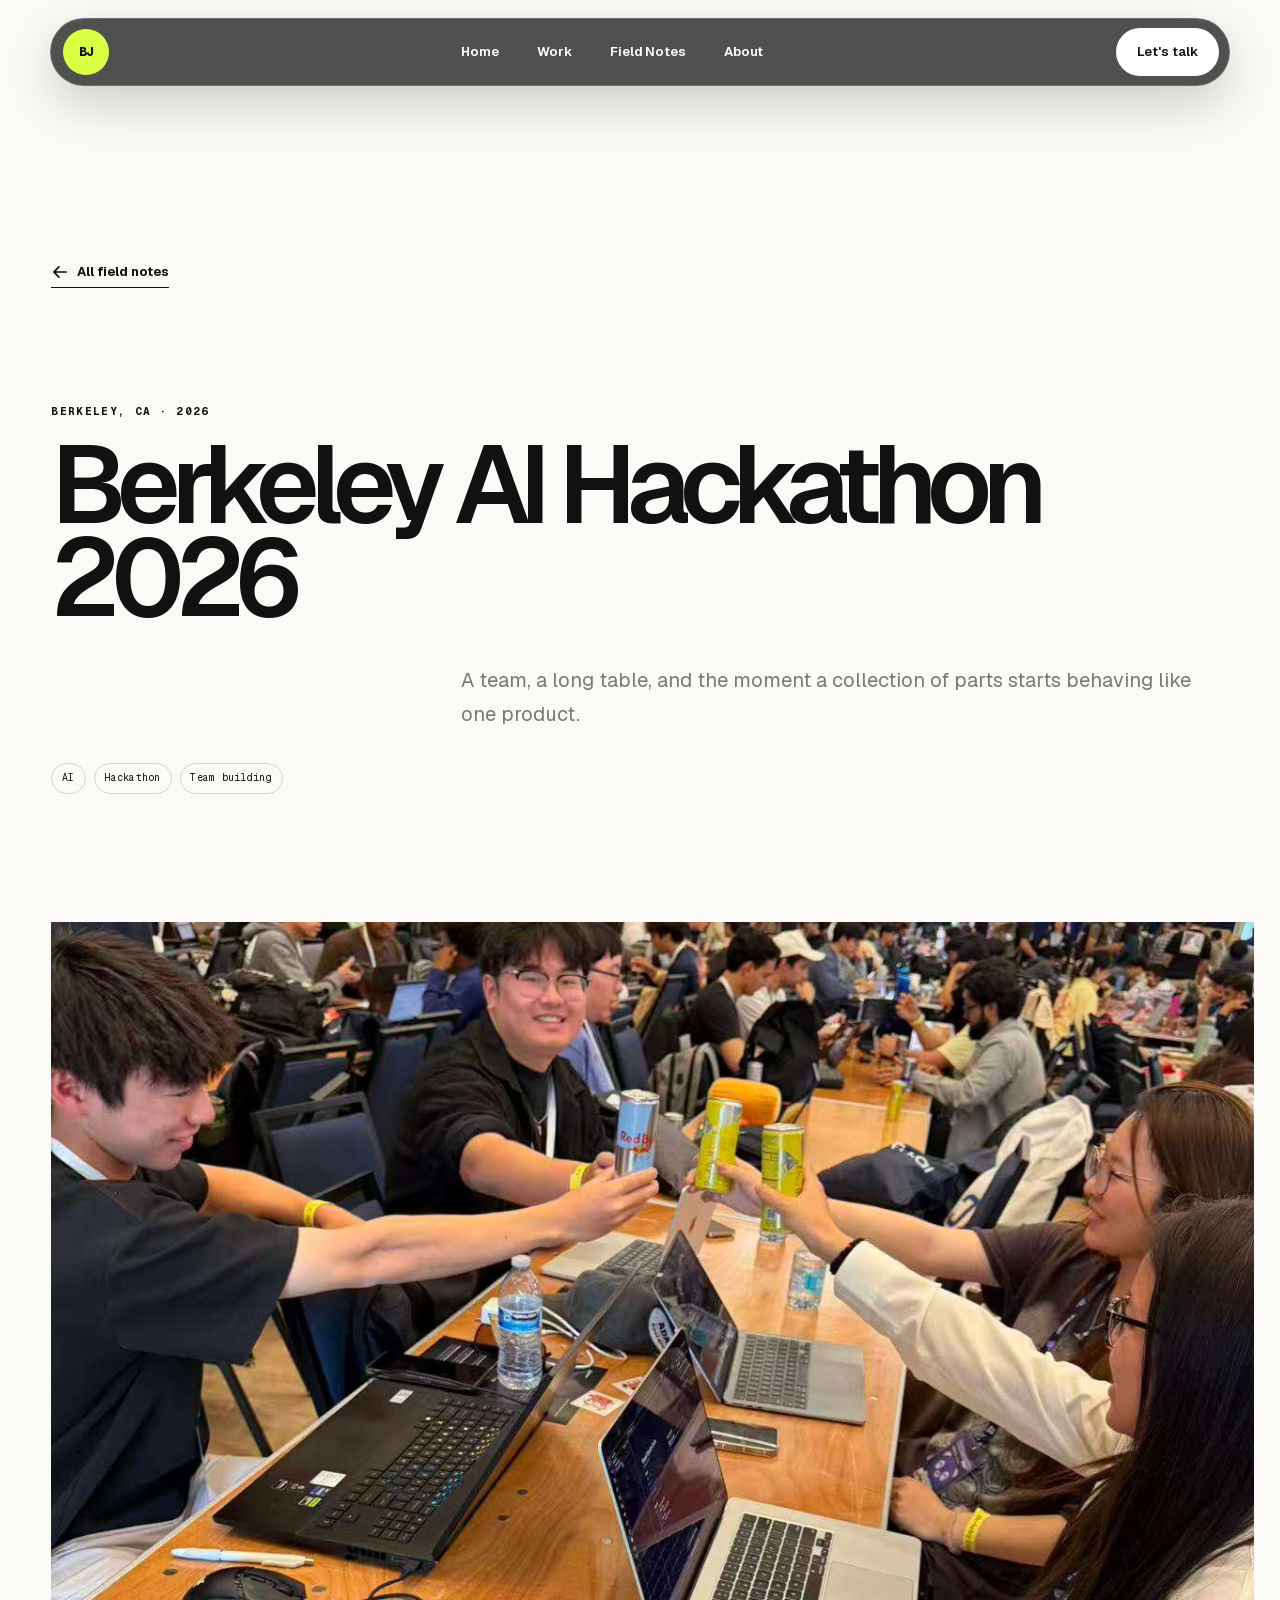
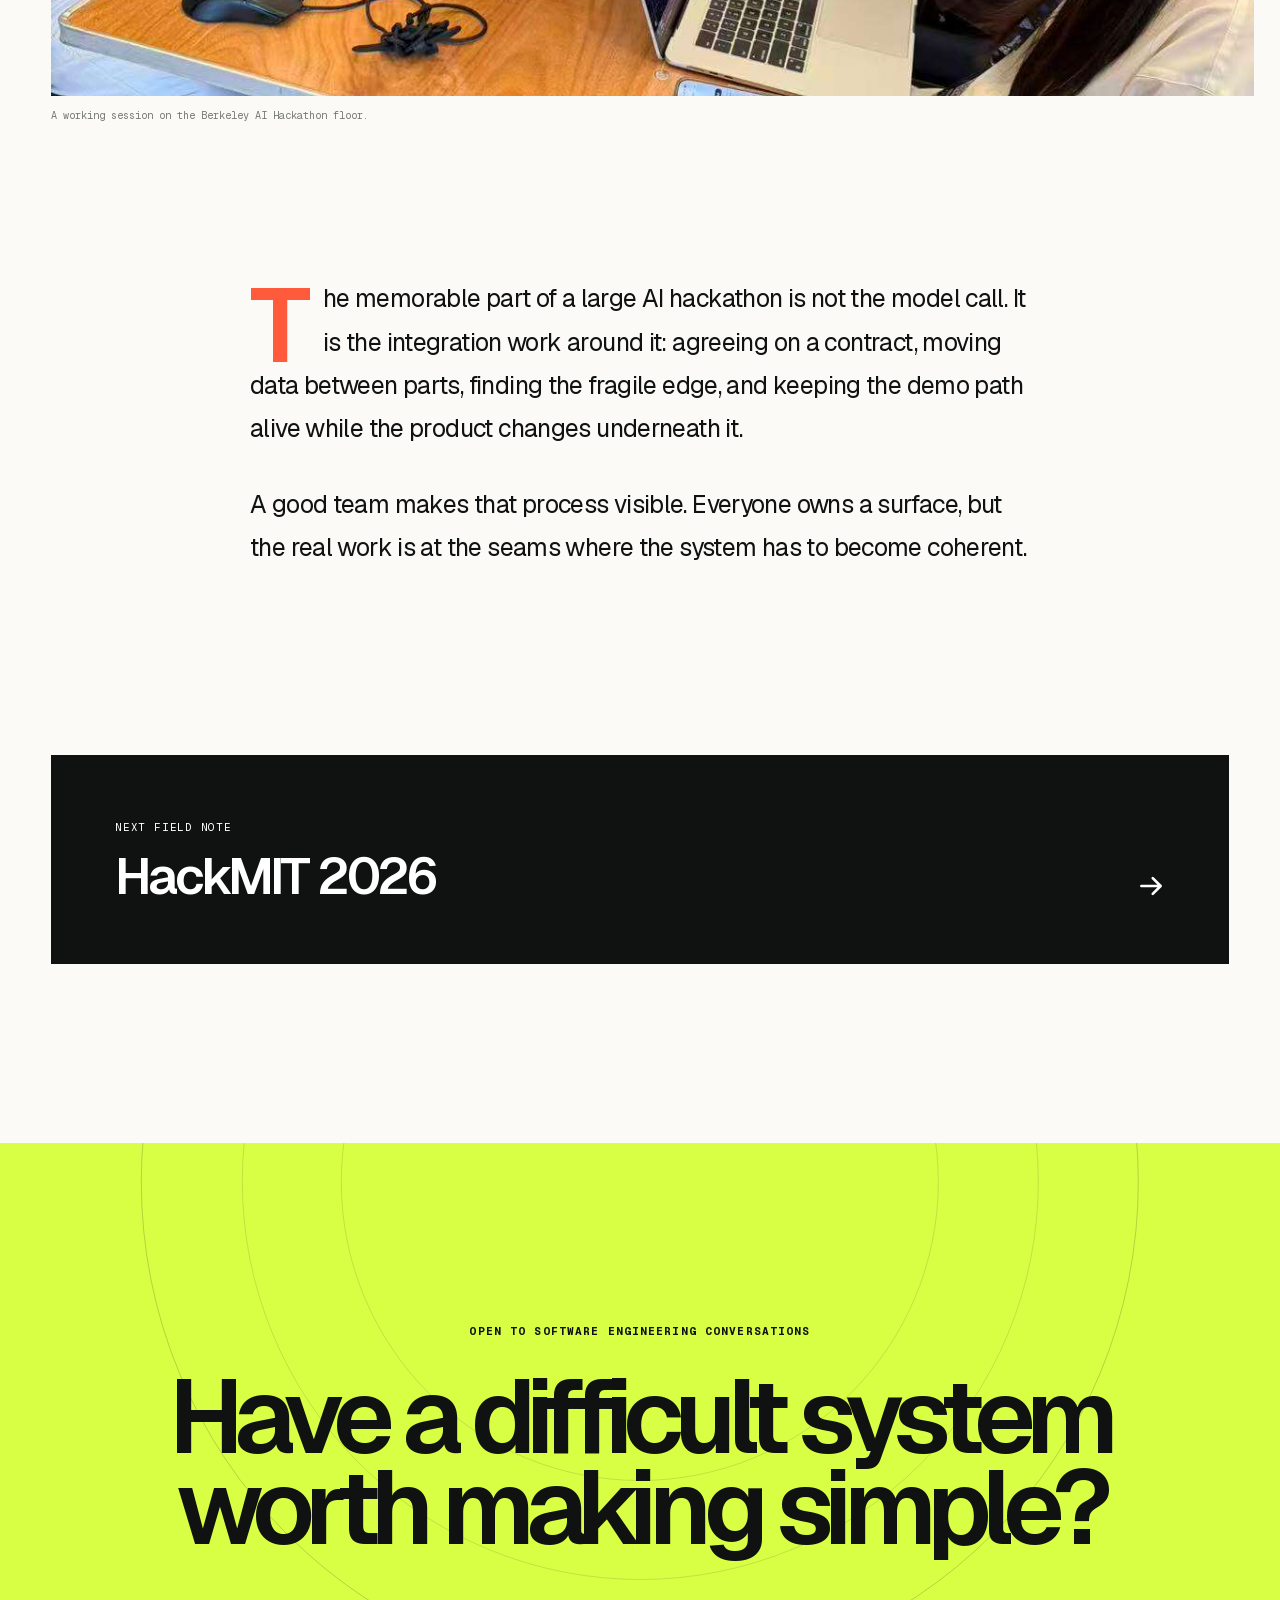
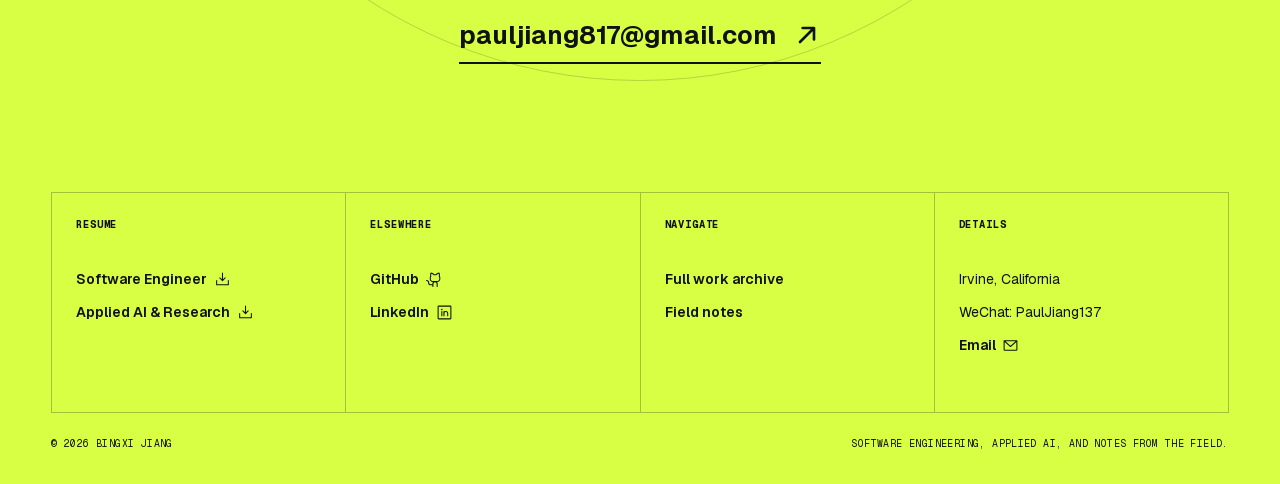
<file: field-notes/berkeley-ai-hackathon-2026/index.html>
<!DOCTYPE html><html lang="en"><head><meta charSet="utf-8"/><meta name="viewport" content="width=device-width, initial-scale=1"/><link rel="preload" href="/_next/static/media/797e433ab948586e-s.p.08e28id.o-okb.woff2" as="font" crossorigin="" type="font/woff2"/><link rel="preload" href="/_next/static/media/caa3a2e1cccd8315-s.p.09~u27dqhyhd6.woff2" as="font" crossorigin="" type="font/woff2"/><link rel="preload" href="/media/field-notes/berkeley-ai-hackathon.jpg" as="image"/><link rel="stylesheet" href="/_next/static/chunks/0di2cl8hwoy5i.css" data-precedence="next"/><link rel="preload" as="script" fetchPriority="low" href="/_next/static/chunks/15xrurgzs99gv.js"/><script src="/_next/static/chunks/0dgq26a5_oy.a.js" async=""></script><script src="/_next/static/chunks/0.rxwb~e6m~y..js" async=""></script><script src="/_next/static/chunks/0xc0e-xoylcq5.js" async=""></script><script src="/_next/static/chunks/turbopack-0jevxyrj_0mo_.js" async=""></script><script src="/_next/static/chunks/0l-r1ym040a5~.js" async=""></script><script src="/_next/static/chunks/0d3shmwh5_nmn.js" async=""></script><meta name="next-size-adjust" content=""/><title>Berkeley AI Hackathon 2026 - Bingxi Jiang</title><meta name="description" content="A team, a long table, and the moment a collection of parts starts behaving like one product."/><meta name="codex-preview" content="development"/><meta property="og:title" content="Berkeley AI Hackathon 2026"/><meta property="og:description" content="A team, a long table, and the moment a collection of parts starts behaving like one product."/><meta property="og:image" content="https://bingxi-jiang.github.io/media/field-notes/berkeley-ai-hackathon.jpg"/><meta name="twitter:card" content="summary_large_image"/><meta name="twitter:title" content="Berkeley AI Hackathon 2026"/><meta name="twitter:description" content="A team, a long table, and the moment a collection of parts starts behaving like one product."/><meta name="twitter:image" content="https://bingxi-jiang.github.io/media/field-notes/berkeley-ai-hackathon.jpg"/><link rel="shortcut icon" href="/favicon.svg"/><link rel="icon" href="/favicon.svg"/><script src="/_next/static/chunks/03~yq9q893hmn.js" noModule=""></script><link rel="stylesheet" href="/v6-overrides.css"/></head><body class="geist_a71539c9-module__T19VSG__variable geist_mono_8d43a2aa-module__8Li5zG__variable"><div hidden=""><!--$--><!--/$--></div><a class="skip-link" href="#main-content">Skip to content</a><header class="site-nav-shell"><nav class="site-nav" aria-label="Primary navigation"><a class="nav-mark" href="/">BJ</a><div class="nav-links" aria-label="Desktop navigation"><a href="/">Home</a><a href="/work/">Work</a><a href="/field-notes/">Field Notes</a><a href="/#about">About</a></div><a class="nav-contact" href="mailto:pauljiang817@gmail.com">Let&#x27;s talk</a><button class="nav-menu-button" type="button" aria-label="Open navigation" aria-expanded="false"><svg xmlns="http://www.w3.org/2000/svg" width="20" height="20" fill="currentColor" viewBox="0 0 256 256"><path d="M228,128a12,12,0,0,1-12,12H40a12,12,0,0,1,0-24H216A12,12,0,0,1,228,128ZM40,76H216a12,12,0,0,0,0-24H40a12,12,0,0,0,0,24ZM216,180H40a12,12,0,0,0,0,24H216a12,12,0,0,0,0-24Z"></path></svg></button></nav></header><div id="main-content"><main class="inner-page note-detail"><header class="note-detail-hero"><a class="back-link" href="/field-notes/"><svg xmlns="http://www.w3.org/2000/svg" width="18" height="18" fill="currentColor" viewBox="0 0 256 256"><path d="M228,128a12,12,0,0,1-12,12H69l51.52,51.51a12,12,0,0,1-17,17l-72-72a12,12,0,0,1,0-17l72-72a12,12,0,0,1,17,17L69,116H216A12,12,0,0,1,228,128Z"></path></svg> All field notes</a><p class="eyebrow">Berkeley, CA<!-- --> · <!-- -->2026</p><h1>Berkeley AI Hackathon 2026</h1><p>A team, a long table, and the moment a collection of parts starts behaving like one product.</p><div class="tag-row"><span>AI</span><span>Hackathon</span><span>Team building</span></div></header><figure class="note-cover"><img src="/media/field-notes/berkeley-ai-hackathon.jpg" alt="Team members working together at the Berkeley AI Hackathon" style="object-position:center 48%"/><figcaption>A working session on the Berkeley AI Hackathon floor.</figcaption></figure><article class="note-body"><p>The memorable part of a large AI hackathon is not the model call. It is the integration work around it: agreeing on a contract, moving data between parts, finding the fragile edge, and keeping the demo path alive while the product changes underneath it.</p><p>A good team makes that process visible. Everyone owns a surface, but the real work is at the seams where the system has to become coherent.</p></article><a class="next-note" href="/field-notes/hackmit-2026/"><span>Next field note</span><strong>HackMIT 2026</strong><svg xmlns="http://www.w3.org/2000/svg" width="28" height="28" fill="currentColor" viewBox="0 0 256 256"><path d="M224.49,136.49l-72,72a12,12,0,0,1-17-17L187,140H40a12,12,0,0,1,0-24H187L135.51,64.48a12,12,0,0,1,17-17l72,72A12,12,0,0,1,224.49,136.49Z"></path></svg></a></main><!--$--><!--/$--></div><footer class="site-footer" id="contact"><div class="footer-orbit" aria-hidden="true"></div><div class="footer-inner"><p class="footer-kicker">Open to software engineering conversations</p><h2>Have a difficult system<br/> worth making simple?</h2><a class="footer-email" href="mailto:pauljiang817@gmail.com">pauljiang817@gmail.com<svg xmlns="http://www.w3.org/2000/svg" width="28" height="28" fill="currentColor" viewBox="0 0 256 256"><path d="M204,64V168a12,12,0,0,1-24,0V93L72.49,200.49a12,12,0,0,1-17-17L163,76H88a12,12,0,0,1,0-24H192A12,12,0,0,1,204,64Z"></path></svg></a><div class="footer-grid"><div><span>Resume</span><a href="/resumes/Bingxi_Jiang_SWE_Resume.pdf" target="_blank">Software Engineer <svg xmlns="http://www.w3.org/2000/svg" width="17" height="17" fill="currentColor" viewBox="0 0 256 256"><path d="M224,144v64a8,8,0,0,1-8,8H40a8,8,0,0,1-8-8V144a8,8,0,0,1,16,0v56H208V144a8,8,0,0,1,16,0Zm-101.66,5.66a8,8,0,0,0,11.32,0l40-40a8,8,0,0,0-11.32-11.32L136,124.69V32a8,8,0,0,0-16,0v92.69L93.66,98.34a8,8,0,0,0-11.32,11.32Z"></path></svg></a><a href="/resumes/Bingxi_Jiang_MLE_Resume.pdf" target="_blank">Applied AI &amp; Research <svg xmlns="http://www.w3.org/2000/svg" width="17" height="17" fill="currentColor" viewBox="0 0 256 256"><path d="M224,144v64a8,8,0,0,1-8,8H40a8,8,0,0,1-8-8V144a8,8,0,0,1,16,0v56H208V144a8,8,0,0,1,16,0Zm-101.66,5.66a8,8,0,0,0,11.32,0l40-40a8,8,0,0,0-11.32-11.32L136,124.69V32a8,8,0,0,0-16,0v92.69L93.66,98.34a8,8,0,0,0-11.32,11.32Z"></path></svg></a></div><div><span>Elsewhere</span><a href="https://github.com/Bingxi-Jiang" target="_blank" rel="noreferrer">GitHub <svg xmlns="http://www.w3.org/2000/svg" width="17" height="17" fill="currentColor" viewBox="0 0 256 256"><path d="M208.31,75.68A59.78,59.78,0,0,0,202.93,28,8,8,0,0,0,196,24a59.75,59.75,0,0,0-48,24H124A59.75,59.75,0,0,0,76,24a8,8,0,0,0-6.93,4,59.78,59.78,0,0,0-5.38,47.68A58.14,58.14,0,0,0,56,104v8a56.06,56.06,0,0,0,48.44,55.47A39.8,39.8,0,0,0,96,192v8H72a24,24,0,0,1-24-24A40,40,0,0,0,8,136a8,8,0,0,0,0,16,24,24,0,0,1,24,24,40,40,0,0,0,40,40H96v16a8,8,0,0,0,16,0V192a24,24,0,0,1,48,0v40a8,8,0,0,0,16,0V192a39.8,39.8,0,0,0-8.44-24.53A56.06,56.06,0,0,0,216,112v-8A58.14,58.14,0,0,0,208.31,75.68ZM200,112a40,40,0,0,1-40,40H112a40,40,0,0,1-40-40v-8a41.74,41.74,0,0,1,6.9-22.48A8,8,0,0,0,80,73.83a43.81,43.81,0,0,1,.79-33.58,43.88,43.88,0,0,1,32.32,20.06A8,8,0,0,0,119.82,64h32.35a8,8,0,0,0,6.74-3.69,43.87,43.87,0,0,1,32.32-20.06A43.81,43.81,0,0,1,192,73.83a8.09,8.09,0,0,0,1,7.65A41.72,41.72,0,0,1,200,104Z"></path></svg></a><a href="https://www.linkedin.com/in/bingxi-jiang/" target="_blank" rel="noreferrer">LinkedIn <svg xmlns="http://www.w3.org/2000/svg" width="17" height="17" fill="currentColor" viewBox="0 0 256 256"><path d="M216,24H40A16,16,0,0,0,24,40V216a16,16,0,0,0,16,16H216a16,16,0,0,0,16-16V40A16,16,0,0,0,216,24Zm0,192H40V40H216V216ZM96,112v64a8,8,0,0,1-16,0V112a8,8,0,0,1,16,0Zm88,28v36a8,8,0,0,1-16,0V140a20,20,0,0,0-40,0v36a8,8,0,0,1-16,0V112a8,8,0,0,1,15.79-1.78A36,36,0,0,1,184,140ZM100,84A12,12,0,1,1,88,72,12,12,0,0,1,100,84Z"></path></svg></a></div><div><span>Navigate</span><a href="/work/">Full work archive</a><a href="/field-notes/">Field notes</a></div><div><span>Details</span><p>Irvine, California</p><p>WeChat: <!-- -->PaulJiang137</p><a href="mailto:pauljiang817@gmail.com">Email <svg xmlns="http://www.w3.org/2000/svg" width="17" height="17" fill="currentColor" viewBox="0 0 256 256"><path d="M224,48H32a8,8,0,0,0-8,8V192a16,16,0,0,0,16,16H216a16,16,0,0,0,16-16V56A8,8,0,0,0,224,48ZM203.43,64,128,133.15,52.57,64ZM216,192H40V74.19l82.59,75.71a8,8,0,0,0,10.82,0L216,74.19V192Z"></path></svg></a></div></div><div class="footer-bottom"><p>© <!-- -->2026<!-- --> Bingxi Jiang</p><p>Software engineering, applied AI, and notes from the field.</p></div></div></footer><script src="/_next/static/chunks/15xrurgzs99gv.js" id="_R_" async=""></script><script>(self.__next_f=self.__next_f||[]).push([0])</script><script>self.__next_f.push([1,"1:\"$Sreact.fragment\"\n2:I[50844,[\"/_next/static/chunks/0l-r1ym040a5~.js\",\"/_next/static/chunks/0d3shmwh5_nmn.js\"],\"SiteNav\"]\n3:I[39756,[\"/_next/static/chunks/0l-r1ym040a5~.js\",\"/_next/static/chunks/0d3shmwh5_nmn.js\"],\"default\"]\n4:I[37457,[\"/_next/static/chunks/0l-r1ym040a5~.js\",\"/_next/static/chunks/0d3shmwh5_nmn.js\"],\"default\"]\ne:I[68027,[\"/_next/static/chunks/0l-r1ym040a5~.js\",\"/_next/static/chunks/0d3shmwh5_nmn.js\"],\"default\",1]\n:HL[\"/_next/static/chunks/0di2cl8hwoy5i.css\",\"style\"]\n:HL[\"/_next/static/media/797e433ab948586e-s.p.08e28id.o-okb.woff2\",\"font\",{\"crossOrigin\":\"\",\"type\":\"font/woff2\"}]\n:HL[\"/_next/static/media/caa3a2e1cccd8315-s.p.09~u27dqhyhd6.woff2\",\"font\",{\"crossOrigin\":\"\",\"type\":\"font/woff2\"}]\n"])</script><script>self.__next_f.push([1,"0:{\"P\":null,\"c\":[\"\",\"field-notes\",\"berkeley-ai-hackathon-2026\",\"\"],\"q\":\"\",\"i\":false,\"f\":[[[\"\",{\"children\":[\"field-notes\",{\"children\":[[\"slug\",\"berkeley-ai-hackathon-2026\",\"d\",null],{\"children\":[\"__PAGE__\",{}]}]}]},\"$undefined\",\"$undefined\",16],[[\"$\",\"$1\",\"c\",{\"children\":[[[\"$\",\"link\",\"0\",{\"rel\":\"stylesheet\",\"href\":\"/_next/static/chunks/0di2cl8hwoy5i.css\",\"precedence\":\"next\",\"crossOrigin\":\"$undefined\",\"nonce\":\"$undefined\"}],[\"$\",\"script\",\"script-0\",{\"src\":\"/_next/static/chunks/0l-r1ym040a5~.js\",\"async\":true,\"nonce\":\"$undefined\"}],[\"$\",\"script\",\"script-1\",{\"src\":\"/_next/static/chunks/0d3shmwh5_nmn.js\",\"async\":true,\"nonce\":\"$undefined\"}]],[\"$\",\"html\",null,{\"lang\":\"en\",\"children\":[\"$\",\"body\",null,{\"className\":\"geist_a71539c9-module__T19VSG__variable geist_mono_8d43a2aa-module__8Li5zG__variable\",\"children\":[[\"$\",\"a\",null,{\"className\":\"skip-link\",\"href\":\"#main-content\",\"children\":\"Skip to content\"}],[\"$\",\"$L2\",null,{}],[\"$\",\"div\",null,{\"id\":\"main-content\",\"children\":[\"$\",\"$L3\",null,{\"parallelRouterKey\":\"children\",\"error\":\"$undefined\",\"errorStyles\":\"$undefined\",\"errorScripts\":\"$undefined\",\"template\":[\"$\",\"$L4\",null,{}],\"templateStyles\":\"$undefined\",\"templateScripts\":\"$undefined\",\"notFound\":[[[\"$\",\"title\",null,{\"children\":\"404: This page could not be found.\"}],[\"$\",\"div\",null,{\"style\":{\"fontFamily\":\"system-ui,\\\"Segoe UI\\\",Roboto,Helvetica,Arial,sans-serif,\\\"Apple Color Emoji\\\",\\\"Segoe UI Emoji\\\"\",\"height\":\"100vh\",\"textAlign\":\"center\",\"display\":\"flex\",\"flexDirection\":\"column\",\"alignItems\":\"center\",\"justifyContent\":\"center\"},\"children\":[\"$\",\"div\",null,{\"children\":[[\"$\",\"style\",null,{\"dangerouslySetInnerHTML\":{\"__html\":\"body{color:#000;background:#fff;margin:0}.next-error-h1{border-right:1px solid rgba(0,0,0,.3)}@media (prefers-color-scheme:dark){body{color:#fff;background:#000}.next-error-h1{border-right:1px solid rgba(255,255,255,.3)}}\"}}],[\"$\",\"h1\",null,{\"className\":\"next-error-h1\",\"style\":{\"display\":\"inline-block\",\"margin\":\"0 20px 0 0\",\"padding\":\"0 23px 0 0\",\"fontSize\":24,\"fontWeight\":500,\"verticalAlign\":\"top\",\"lineHeight\":\"49px\"},\"children\":404}],[\"$\",\"div\",null,{\"style\":{\"display\":\"inline-block\"},\"children\":[\"$\",\"h2\",null,{\"style\":{\"fontSize\":14,\"fontWeight\":400,\"lineHeight\":\"49px\",\"margin\":0},\"children\":\"This page could not be found.\"}]}]]}]}]],[]],\"forbidden\":\"$undefined\",\"unauthorized\":\"$undefined\"}]}],[\"$\",\"footer\",null,{\"className\":\"site-footer\",\"id\":\"contact\",\"children\":[[\"$\",\"div\",null,{\"className\":\"footer-orbit\",\"aria-hidden\":\"true\"}],[\"$\",\"div\",null,{\"className\":\"footer-inner\",\"children\":[[\"$\",\"p\",null,{\"className\":\"footer-kicker\",\"children\":\"Open to software engineering conversations\"}],[\"$\",\"h2\",null,{\"children\":[\"Have a difficult system\",[\"$\",\"br\",null,{}],\" worth making simple?\"]}],[\"$\",\"a\",null,{\"className\":\"footer-email\",\"href\":\"mailto:pauljiang817@gmail.com\",\"children\":[\"pauljiang817@gmail.com\",[\"$\",\"svg\",null,{\"ref\":\"$undefined\",\"xmlns\":\"http://www.w3.org/2000/svg\",\"width\":28,\"height\":28,\"fill\":\"currentColor\",\"viewBox\":\"0 0 256 256\",\"transform\":\"$undefined\",\"children\":[false,\"$undefined\",[\"$\",\"path\",null,{\"d\":\"M204,64V168a12,12,0,0,1-24,0V93L72.49,200.49a12,12,0,0,1-17-17L163,76H88a12,12,0,0,1,0-24H192A12,12,0,0,1,204,64Z\"}]]}]]}],[\"$\",\"div\",null,{\"className\":\"footer-grid\",\"children\":[[\"$\",\"div\",null,{\"children\":[[\"$\",\"span\",null,{\"children\":\"Resume\"}],[\"$\",\"a\",null,{\"href\":\"/resumes/Bingxi_Jiang_SWE_Resume.pdf\",\"target\":\"_blank\",\"children\":[\"Software Engineer \",[\"$\",\"svg\",null,{\"ref\":\"$undefined\",\"xmlns\":\"http://www.w3.org/2000/svg\",\"width\":17,\"height\":17,\"fill\":\"currentColor\",\"viewBox\":\"0 0 256 256\",\"transform\":\"$undefined\",\"children\":[false,\"$undefined\",[\"$\",\"path\",null,{\"d\":\"M224,144v64a8,8,0,0,1-8,8H40a8,8,0,0,1-8-8V144a8,8,0,0,1,16,0v56H208V144a8,8,0,0,1,16,0Zm-101.66,5.66a8,8,0,0,0,11.32,0l40-40a8,8,0,0,0-11.32-11.32L136,124.69V32a8,8,0,0,0-16,0v92.69L93.66,98.34a8,8,0,0,0-11.32,11.32Z\"}]]}]]}],[\"$\",\"a\",null,{\"href\":\"/resumes/Bingxi_Jiang_MLE_Resume.pdf\",\"target\":\"_blank\",\"children\":[\"Applied AI & Research \",[\"$\",\"svg\",null,{\"ref\":\"$undefined\",\"xmlns\":\"http://www.w3.org/2000/svg\",\"width\":17,\"height\":17,\"fill\":\"currentColor\",\"viewBox\":\"0 0 256 256\",\"transform\":\"$undefined\",\"children\":[false,\"$undefined\",[\"$\",\"path\",null,{\"d\":\"M224,144v64a8,8,0,0,1-8,8H40a8,8,0,0,1-8-8V144a8,8,0,0,1,16,0v56H208V144a8,8,0,0,1,16,0Zm-101.66,5.66a8,8,0,0,0,11.32,0l40-40a8,8,0,0,0-11.32-11.32L136,124.69V32a8,8,0,0,0-16,0v92.69L93.66,98.34a8,8,0,0,0-11.32,11.32Z\"}]]}]]}]]}],[\"$\",\"div\",null,{\"children\":[[\"$\",\"span\",null,{\"children\":\"Elsewhere\"}],[\"$\",\"a\",null,{\"href\":\"https://github.com/Bingxi-Jiang\",\"target\":\"_blank\",\"rel\":\"noreferrer\",\"children\":[\"GitHub \",[\"$\",\"svg\",null,{\"ref\":\"$undefined\",\"xmlns\":\"http://www.w3.org/2000/svg\",\"width\":17,\"height\":17,\"fill\":\"currentColor\",\"viewBox\":\"0 0 256 256\",\"transform\":\"$undefined\",\"children\":[false,\"$undefined\",[\"$\",\"path\",null,{\"d\":\"M208.31,75.68A59.78,59.78,0,0,0,202.93,28,8,8,0,0,0,196,24a59.75,59.75,0,0,0-48,24H124A59.75,59.75,0,0,0,76,24a8,8,0,0,0-6.93,4,59.78,59.78,0,0,0-5.38,47.68A58.14,58.14,0,0,0,56,104v8a56.06,56.06,0,0,0,48.44,55.47A39.8,39.8,0,0,0,96,192v8H72a24,24,0,0,1-24-24A40,40,0,0,0,8,136a8,8,0,0,0,0,16,24,24,0,0,1,24,24,40,40,0,0,0,40,40H96v16a8,8,0,0,0,16,0V192a24,24,0,0,1,48,0v40a8,8,0,0,0,16,0V192a39.8,39.8,0,0,0-8.44-24.53A56.06,56.06,0,0,0,216,112v-8A58.14,58.14,0,0,0,208.31,75.68ZM200,112a40,40,0,0,1-40,40H112a40,40,0,0,1-40-40v-8a41.74,41.74,0,0,1,6.9-22.48A8,8,0,0,0,80,73.83a43"])</script><script>self.__next_f.push([1,".81,43.81,0,0,1,.79-33.58,43.88,43.88,0,0,1,32.32,20.06A8,8,0,0,0,119.82,64h32.35a8,8,0,0,0,6.74-3.69,43.87,43.87,0,0,1,32.32-20.06A43.81,43.81,0,0,1,192,73.83a8.09,8.09,0,0,0,1,7.65A41.72,41.72,0,0,1,200,104Z\"}]]}]]}],\"$L5\"]}],\"$L6\",\"$L7\"]}],\"$L8\"]}]]}]]}]}]]}],{\"children\":[\"$L9\",{\"children\":[\"$La\",{\"children\":[\"$Lb\",{},null,false,null]},null,false,\"$@c\"]},null,false,\"$@c\"]},null,false,null],\"$Ld\",false]],\"m\":\"$undefined\",\"G\":[\"$e\",[\"$Lf\"]],\"S\":true,\"h\":null,\"s\":\"$undefined\",\"l\":\"$undefined\",\"p\":\"$undefined\",\"d\":\"$undefined\",\"b\":\"0lChVgp0dmZomebFBqFLX\"}\n10:I[22016,[\"/_next/static/chunks/0l-r1ym040a5~.js\",\"/_next/static/chunks/0d3shmwh5_nmn.js\"],\"\"]\n12:I[97367,[\"/_next/static/chunks/0l-r1ym040a5~.js\",\"/_next/static/chunks/0d3shmwh5_nmn.js\"],\"OutletBoundary\"]\n13:\"$Sreact.suspense\"\n16:I[97367,[\"/_next/static/chunks/0l-r1ym040a5~.js\",\"/_next/static/chunks/0d3shmwh5_nmn.js\"],\"ViewportBoundary\"]\n18:I[97367,[\"/_next/static/chunks/0l-r1ym040a5~.js\",\"/_next/static/chunks/0d3shmwh5_nmn.js\"],\"MetadataBoundary\"]\n5:[\"$\",\"a\",null,{\"href\":\"https://www.linkedin.com/in/bingxi-jiang/\",\"target\":\"_blank\",\"rel\":\"noreferrer\",\"children\":[\"LinkedIn \",[\"$\",\"svg\",null,{\"ref\":\"$undefined\",\"xmlns\":\"http://www.w3.org/2000/svg\",\"width\":17,\"height\":17,\"fill\":\"currentColor\",\"viewBox\":\"0 0 256 256\",\"transform\":\"$undefined\",\"children\":[false,\"$undefined\",[\"$\",\"path\",null,{\"d\":\"M216,24H40A16,16,0,0,0,24,40V216a16,16,0,0,0,16,16H216a16,16,0,0,0,16-16V40A16,16,0,0,0,216,24Zm0,192H40V40H216V216ZM96,112v64a8,8,0,0,1-16,0V112a8,8,0,0,1,16,0Zm88,28v36a8,8,0,0,1-16,0V140a20,20,0,0,0-40,0v36a8,8,0,0,1-16,0V112a8,8,0,0,1,15.79-1.78A36,36,0,0,1,184,140ZM100,84A12,12,0,1,1,88,72,12,12,0,0,1,100,84Z\"}]]}]]}]\n6:[\"$\",\"div\",null,{\"children\":[[\"$\",\"span\",null,{\"children\":\"Navigate\"}],[\"$\",\"$L10\",null,{\"href\":\"/work\",\"children\":\"Full work archive\"}],[\"$\",\"$L10\",null,{\"href\":\"/field-notes\",\"children\":\"Field notes\"}]]}]\n7:[\"$\",\"div\",null,{\"children\":[[\"$\",\"span\",null,{\"children\":\"Details\"}],[\"$\",\"p\",null,{\"children\":\"Irvine, California\"}],[\"$\",\"p\",null,{\"children\":[\"WeChat: \",\"PaulJiang137\"]}],[\"$\",\"a\",null,{\"href\":\"mailto:pauljiang817@gmail.com\",\"children\":[\"Email \",[\"$\",\"svg\",null,{\"ref\":\"$undefined\",\"xmlns\":\"http://www.w3.org/2000/svg\",\"width\":17,\"height\":17,\"fill\":\"currentColor\",\"viewBox\":\"0 0 256 256\",\"transform\":\"$undefined\",\"children\":[false,\"$undefined\",[\"$\",\"path\",null,{\"d\":\"M224,48H32a8,8,0,0,0-8,8V192a16,16,0,0,0,16,16H216a16,16,0,0,0,16-16V56A8,8,0,0,0,224,48ZM203.43,64,128,133.15,52.57,64ZM216,192H40V74.19l82.59,75.71a8,8,0,0,0,10.82,0L216,74.19V192Z\"}]]}]]}]]}]\n8:[\"$\",\"div\",null,{\"className\":\"footer-bottom\",\"children\":[[\"$\",\"p\",null,{\"children\":[\"© \",2026,\" Bingxi Jiang\"]}],[\"$\",\"p\",null,{\"children\":\"Software engineering, applied AI, and notes from the field.\"}]]}]\n9:[\"$\",\"$1\",\"c\",{\"children\":[null,[\"$\",\"$L3\",null,{\"parallelRouterKey\":\"children\",\"error\":\"$undefined\",\"errorStyles\":\"$undefined\",\"errorScripts\":\"$undefined\",\"template\":[\"$\",\"$L4\",null,{}],\"templateStyles\":\"$undefined\",\"templateScripts\":\"$undefined\",\"notFound\":\"$undefined\",\"forbidden\":\"$undefined\",\"unauthorized\":\"$undefined\"}]]}]\na:[\"$\",\"$1\",\"c\",{\"children\":[null,[\"$\",\"$L3\",null,{\"parallelRouterKey\":\"children\",\"error\":\"$undefined\",\"errorStyles\":\"$undefined\",\"errorScripts\":\"$undefined\",\"template\":[\"$\",\"$L4\",null,{}],\"templateStyles\":\"$undefined\",\"templateScripts\":\"$undefined\",\"notFound\":\"$undefined\",\"forbidden\":\"$undefined\",\"unauthorized\":\"$undefined\"}]]}]\nb:[\"$\",\"$1\",\"c\",{\"ch"])</script><script>self.__next_f.push([1,"ildren\":[\"$L11\",null,[\"$\",\"$L12\",null,{\"children\":[\"$\",\"$13\""])</script><script>self.__next_f.push([1,",null,{\"name\":\"Next.MetadataOutlet\",\"children\":\"$@14\"}]}]]}]\n15:[]\nc:\"$W15\"\nd:[\"$\",\"$1\",\"h\",{\"children\":[null,[\"$\",\"$L16\",null,{\"children\":\"$L17\"}],[\"$\",\"div\",null,{\"hidden\":true,\"children\":[\"$\",\"$L18\",null,{\"children\":[\"$\",\"$13\",null,{\"name\":\"Next.Metadata\",\"children\":\"$L19\"}]}]}],[\"$\",\"meta\",null,{\"name\":\"next-size-adjust\",\"content\":\"\"}]]}]\nf:[\"$\",\"link\",\"0\",{\"rel\":\"stylesheet\",\"href\":\"/_next/static/chunks/0di2cl8hwoy5i.css\",\"precedence\":\"next\",\"crossOrigin\":\"$undefined\",\"nonce\":\"$undefined\"}]\n:HL[\"/media/field-notes/berkeley-ai-hackathon.jpg\",\"image\"]\n11:[\"$\",\"main\",null,{\"className\":\"inner-page note-detail\",\"children\":[[\"$\",\"header\",null,{\"className\":\"note-detail-hero\",\"children\":[[\"$\",\"$L10\",null,{\"href\":\"/field-notes\",\"className\":\"back-link\",\"children\":[[\"$\",\"svg\",null,{\"ref\":\"$undefined\",\"xmlns\":\"http://www.w3.org/2000/svg\",\"width\":18,\"height\":18,\"fill\":\"currentColor\",\"viewBox\":\"0 0 256 256\",\"transform\":\"$undefined\",\"children\":[false,\"$undefined\",[\"$\",\"path\",null,{\"d\":\"M228,128a12,12,0,0,1-12,12H69l51.52,51.51a12,12,0,0,1-17,17l-72-72a12,12,0,0,1,0-17l72-72a12,12,0,0,1,17,17L69,116H216A12,12,0,0,1,228,128Z\"}]]}],\" All field notes\"]}],[\"$\",\"p\",null,{\"className\":\"eyebrow\",\"children\":[\"Berkeley, CA\",\" · \",\"2026\"]}],[\"$\",\"h1\",null,{\"children\":\"Berkeley AI Hackathon 2026\"}],[\"$\",\"p\",null,{\"children\":\"A team, a long table, and the moment a collection of parts starts behaving like one product.\"}],[\"$\",\"div\",null,{\"className\":\"tag-row\",\"children\":[[\"$\",\"span\",\"AI\",{\"children\":\"AI\"}],[\"$\",\"span\",\"Hackathon\",{\"children\":\"Hackathon\"}],[\"$\",\"span\",\"Team building\",{\"children\":\"Team building\"}]]}]]}],[\"$\",\"figure\",null,{\"className\":\"note-cover\",\"children\":[[\"$\",\"img\",null,{\"src\":\"/media/field-notes/berkeley-ai-hackathon.jpg\",\"alt\":\"Team members working together at the Berkeley AI Hackathon\",\"style\":{\"objectPosition\":\"center 48%\"}}],[\"$\",\"figcaption\",null,{\"children\":\"A working session on the Berkeley AI Hackathon floor.\"}]]}],[\"$\",\"article\",null,{\"className\":\"note-body\",\"children\":[[\"$\",\"p\",\"The memorable part of a large AI hackathon is not the model call. It is the integration work around it: agreeing on a contract, moving data between parts, finding the fragile edge, and keeping the demo path alive while the product changes underneath it.\",{\"children\":\"The memorable part of a large AI hackathon is not the model call. It is the integration work around it: agreeing on a contract, moving data between parts, finding the fragile edge, and keeping the demo path alive while the product changes underneath it.\"}],[\"$\",\"p\",\"A good team makes that process visible. Everyone owns a surface, but the real work is at the seams where the system has to become coherent.\",{\"children\":\"A good team makes that process visible. Everyone owns a surface, but the real work is at the seams where the system has to become coherent.\"}]]}],null,[\"$\",\"$L10\",null,{\"className\":\"n"])</script><script>self.__next_f.push([1,"ext-note\",\"href\":\"/field-notes/hackmit-2026\",\"children\":[[\"$\",\"span\",null,{\"children\":\"Next field note\"}],[\"$\",\"strong\",null,{\""])</script><script>self.__next_f.push([1,"children\":\"HackMIT 2026\"}],[\"$\",\"svg\",null,{\"ref\":\"$undefined\",\"xmlns\":\"http://www.w3.org/2000/svg\",\"width\":28,\"height\":28,\"fill\":\"currentColor\",\"viewBox\":\"0 0 256 256\",\"transform\":\"$undefined\",\"children\":[false,\"$undefined\",[\"$\",\"path\",null,{\"d\":\"M224.49,136.49l-72,72a12,12,0,0,1-17-17L187,140H40a12,12,0,0,1,0-24H187L135.51,64.48a12,12,0,0,1,17-17l72,72A12,12,0,0,1,224.49,136.49Z\"}]]}]]}]]}]\n17:[[\"$\",\"meta\",\"0\",{\"charSet\":\"utf-8\"}],[\"$\",\"meta\",\"1\",{\"name\":\"viewport\",\"content\":\"width=device-width, initial-scale=1\"}]]\n1a:I[27201,[\"/_next/static/chunks/0l-r1ym040a5~.js\",\"/_next/static/chunks/0d3shmwh5_nmn.js\"],\"IconMark\"]\n14:null\n19:[[\"$\",\"title\",\"0\",{\"children\":\"Berkeley AI Hackathon 2026 - Bingxi Jiang\"}],[\"$\",\"meta\",\"1\",{\"name\":\"description\",\"content\":\"A team, a long table, and the moment a collection of parts starts behaving like one product.\"}],[\"$\",\"meta\",\"2\",{\"name\":\"codex-preview\",\"content\":\"development\"}],[\"$\",\"meta\",\"3\",{\"property\":\"og:title\",\"content\":\"Berkeley AI Hackathon 2026\"}],[\"$\",\"meta\",\"4\",{\"property\":\"og:description\",\"content\":\"A team, a long table, and the moment a collection of parts starts behaving like one product.\"}],[\"$\",\"meta\",\"5\",{\"property\":\"og:image\",\"content\":\"https://bingxi-jiang.github.io/media/field-notes/berkeley-ai-hackathon.jpg\"}],[\"$\",\"meta\",\"6\",{\"name\":\"twitter:card\",\"content\":\"summary_large_image\"}],[\"$\",\"meta\",\"7\",{\"name\":\"twitter:title\",\"content\":\"Berkeley AI Hackathon 2026\"}],[\"$\",\"meta\",\"8\",{\"name\":\"twitter:description\",\"content\":\"A team, a long table, and the moment a collection of parts starts behaving like one product.\"}],[\"$\",\"meta\",\"9\",{\"name\":\"twitter:image\",\"content\":\"https://bingxi-jiang.github.io/media/field-notes/berkeley-ai-hackathon.jpg\"}],[\"$\",\"link\",\"10\",{\"rel\":\"shortcut icon\",\"href\":\"/favicon.svg\"}],[\"$\",\"link\",\"11\",{\"rel\":\"icon\",\"href\":\"/favicon.svg\"}],[\"$\",\"$L1a\",\"12\",{}]]\n"])</script></body></html>
</file>
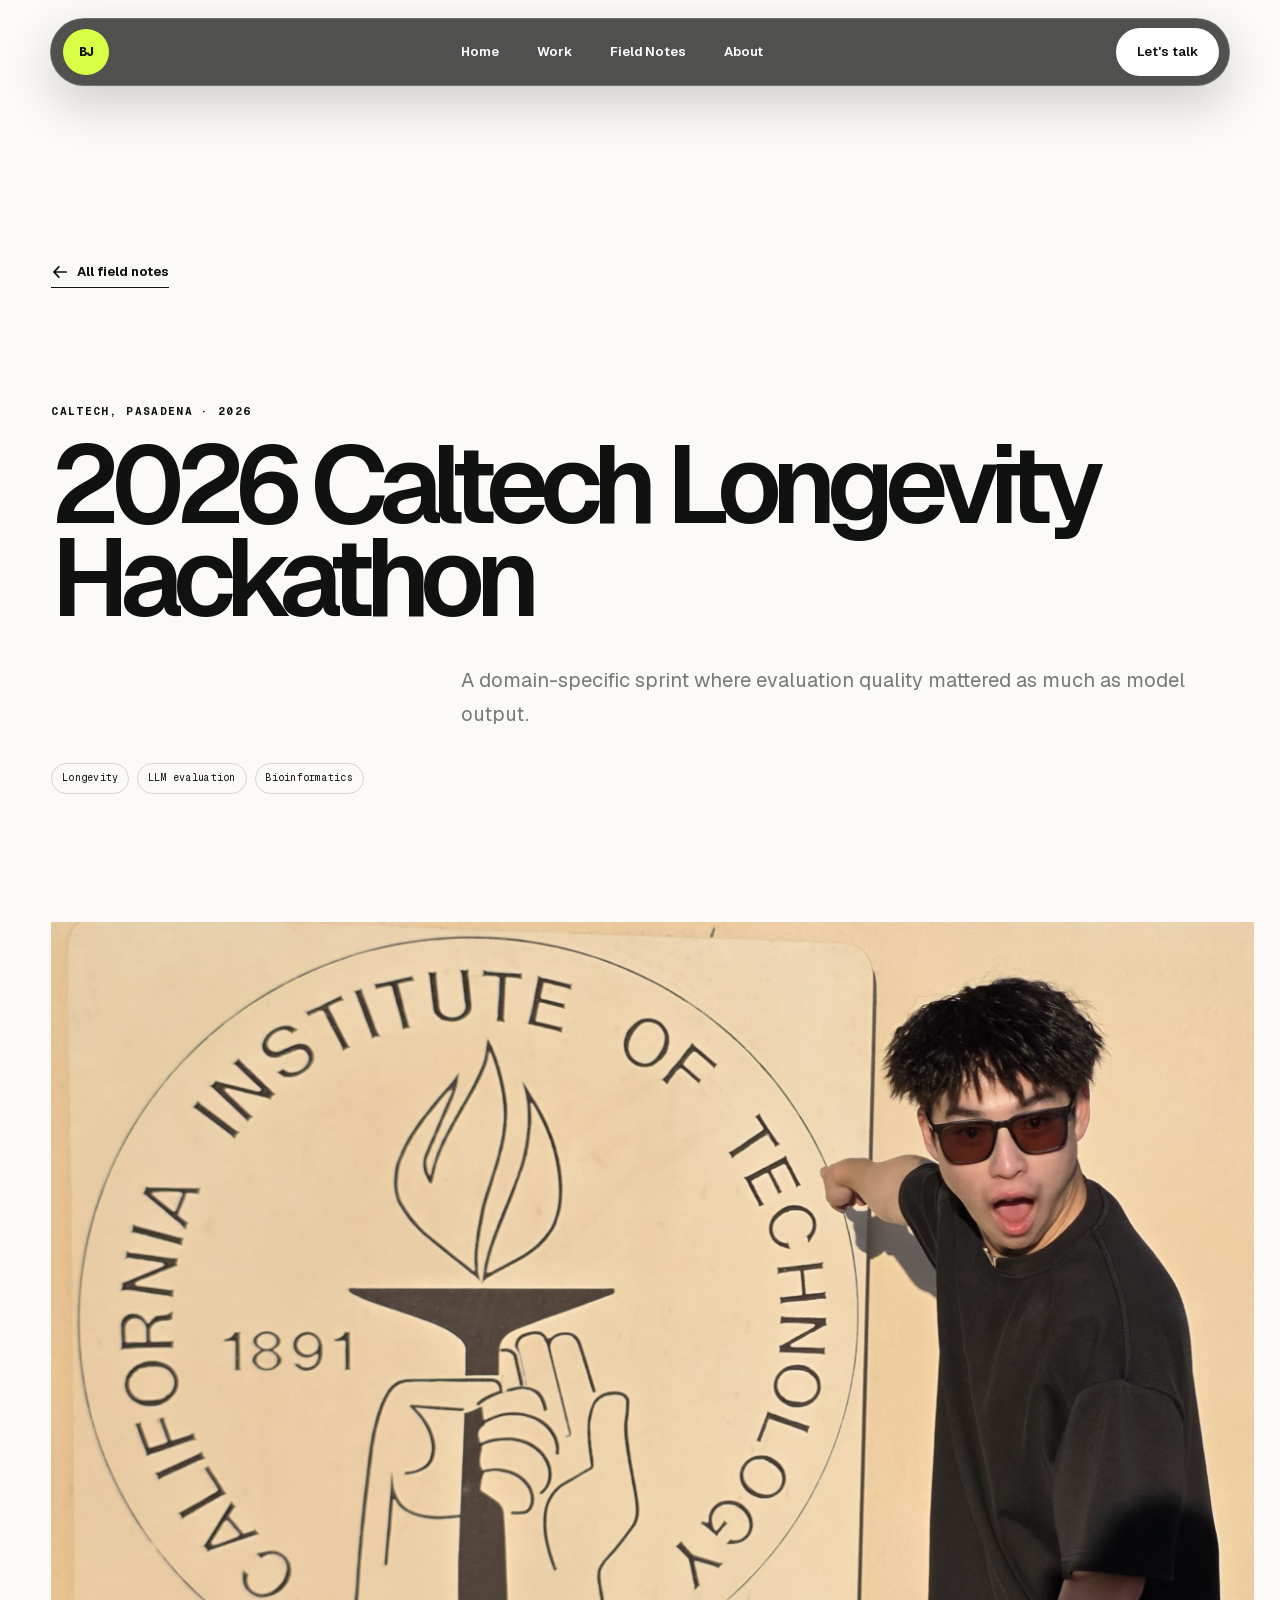
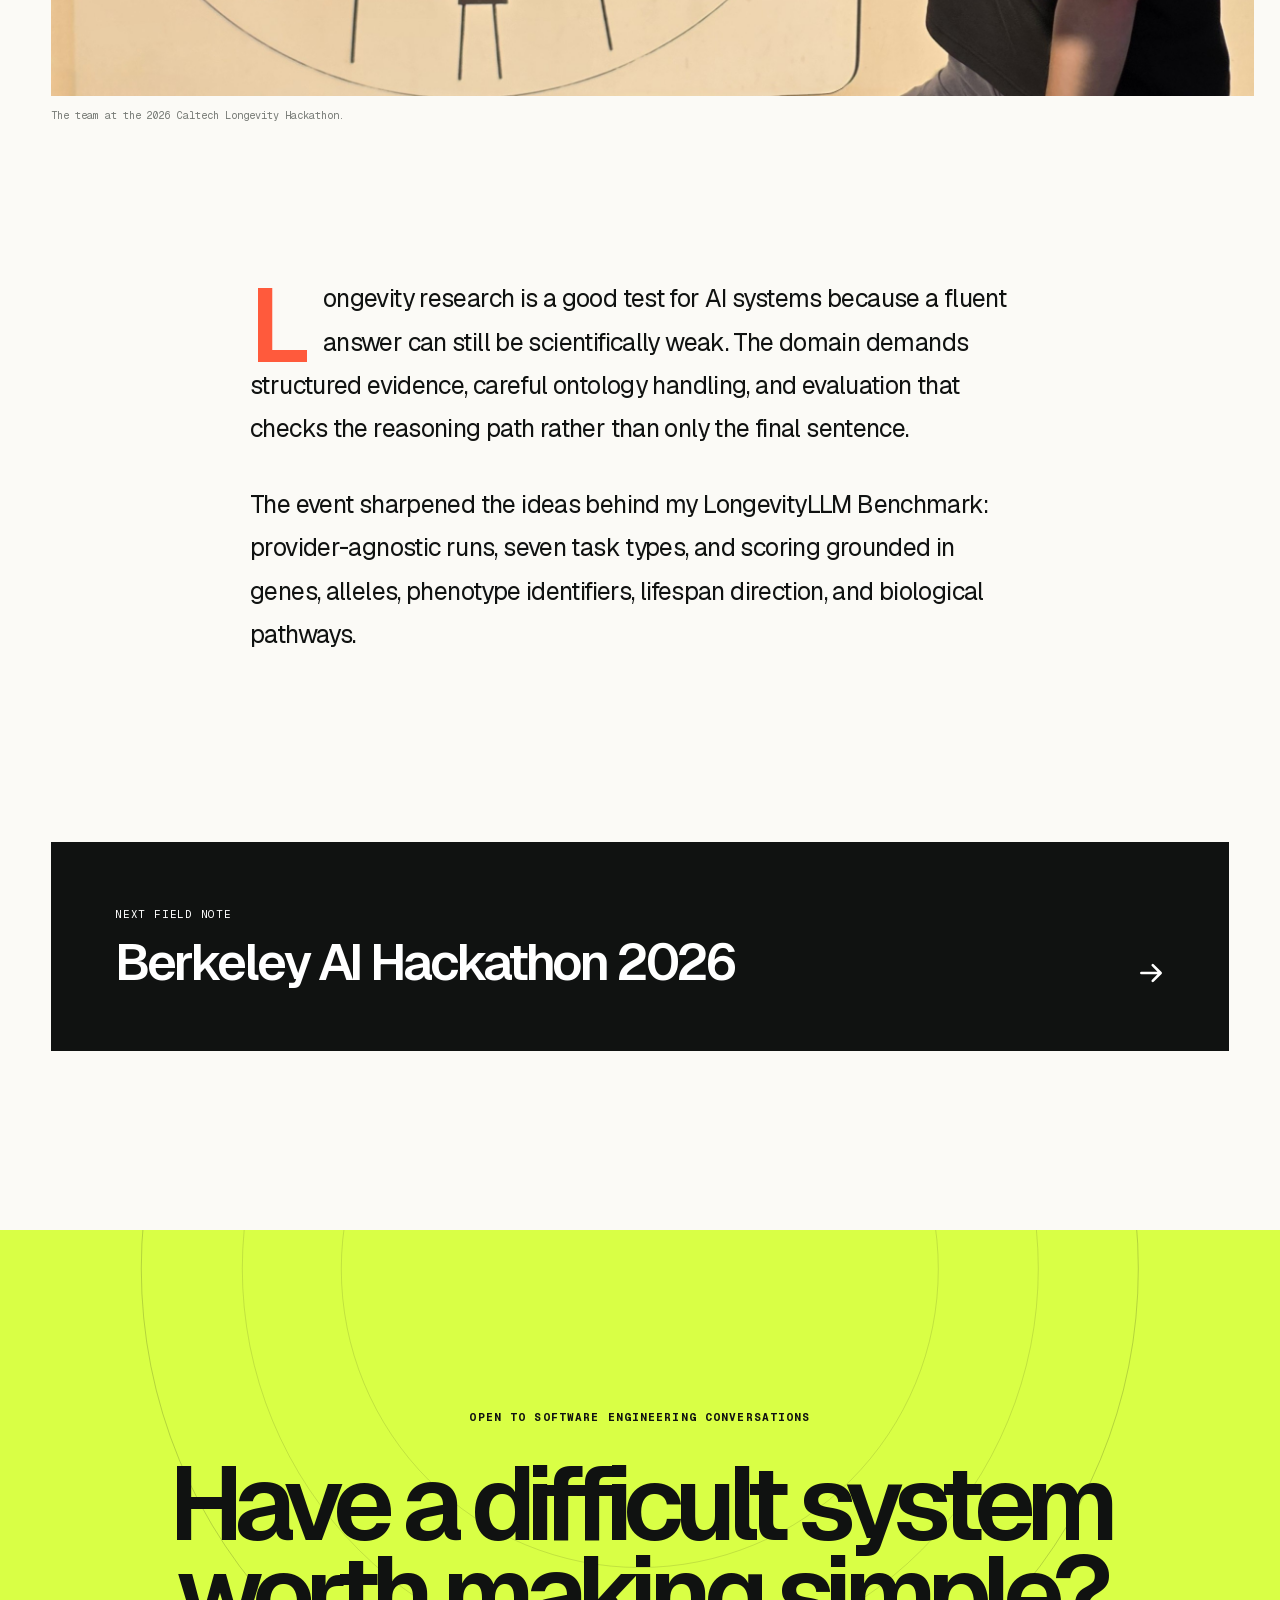
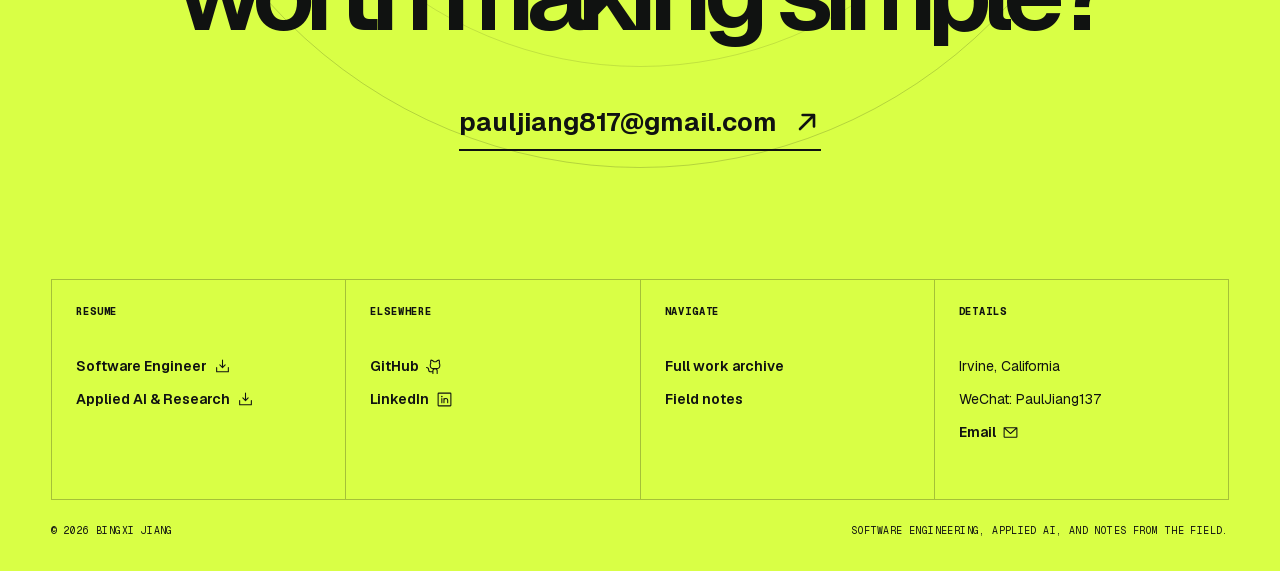
<file: field-notes/caltech-longevity-hackathon-2026/index.html>
<!DOCTYPE html><html lang="en"><head><meta charSet="utf-8"/><meta name="viewport" content="width=device-width, initial-scale=1"/><link rel="preload" href="/_next/static/media/797e433ab948586e-s.p.08e28id.o-okb.woff2" as="font" crossorigin="" type="font/woff2"/><link rel="preload" href="/_next/static/media/caa3a2e1cccd8315-s.p.09~u27dqhyhd6.woff2" as="font" crossorigin="" type="font/woff2"/><link rel="preload" href="/media/field-notes/caltech-longevity.jpg" as="image"/><link rel="stylesheet" href="/_next/static/chunks/0di2cl8hwoy5i.css" data-precedence="next"/><link rel="preload" as="script" fetchPriority="low" href="/_next/static/chunks/15xrurgzs99gv.js"/><script src="/_next/static/chunks/0dgq26a5_oy.a.js" async=""></script><script src="/_next/static/chunks/0.rxwb~e6m~y..js" async=""></script><script src="/_next/static/chunks/0xc0e-xoylcq5.js" async=""></script><script src="/_next/static/chunks/turbopack-0jevxyrj_0mo_.js" async=""></script><script src="/_next/static/chunks/0l-r1ym040a5~.js" async=""></script><script src="/_next/static/chunks/0d3shmwh5_nmn.js" async=""></script><meta name="next-size-adjust" content=""/><title>2026 Caltech Longevity Hackathon - Bingxi Jiang</title><meta name="description" content="A domain-specific sprint where evaluation quality mattered as much as model output."/><meta name="codex-preview" content="development"/><meta property="og:title" content="2026 Caltech Longevity Hackathon"/><meta property="og:description" content="A domain-specific sprint where evaluation quality mattered as much as model output."/><meta property="og:image" content="https://bingxi-jiang.github.io/media/field-notes/caltech-longevity.jpg"/><meta name="twitter:card" content="summary_large_image"/><meta name="twitter:title" content="2026 Caltech Longevity Hackathon"/><meta name="twitter:description" content="A domain-specific sprint where evaluation quality mattered as much as model output."/><meta name="twitter:image" content="https://bingxi-jiang.github.io/media/field-notes/caltech-longevity.jpg"/><link rel="shortcut icon" href="/favicon.svg"/><link rel="icon" href="/favicon.svg"/><script src="/_next/static/chunks/03~yq9q893hmn.js" noModule=""></script><link rel="stylesheet" href="/v6-overrides.css"/></head><body class="geist_a71539c9-module__T19VSG__variable geist_mono_8d43a2aa-module__8Li5zG__variable"><div hidden=""><!--$--><!--/$--></div><a class="skip-link" href="#main-content">Skip to content</a><header class="site-nav-shell"><nav class="site-nav" aria-label="Primary navigation"><a class="nav-mark" href="/">BJ</a><div class="nav-links" aria-label="Desktop navigation"><a href="/">Home</a><a href="/work/">Work</a><a href="/field-notes/">Field Notes</a><a href="/#about">About</a></div><a class="nav-contact" href="mailto:pauljiang817@gmail.com">Let&#x27;s talk</a><button class="nav-menu-button" type="button" aria-label="Open navigation" aria-expanded="false"><svg xmlns="http://www.w3.org/2000/svg" width="20" height="20" fill="currentColor" viewBox="0 0 256 256"><path d="M228,128a12,12,0,0,1-12,12H40a12,12,0,0,1,0-24H216A12,12,0,0,1,228,128ZM40,76H216a12,12,0,0,0,0-24H40a12,12,0,0,0,0,24ZM216,180H40a12,12,0,0,0,0,24H216a12,12,0,0,0,0-24Z"></path></svg></button></nav></header><div id="main-content"><main class="inner-page note-detail"><header class="note-detail-hero"><a class="back-link" href="/field-notes/"><svg xmlns="http://www.w3.org/2000/svg" width="18" height="18" fill="currentColor" viewBox="0 0 256 256"><path d="M228,128a12,12,0,0,1-12,12H69l51.52,51.51a12,12,0,0,1-17,17l-72-72a12,12,0,0,1,0-17l72-72a12,12,0,0,1,17,17L69,116H216A12,12,0,0,1,228,128Z"></path></svg> All field notes</a><p class="eyebrow">Caltech, Pasadena<!-- --> · <!-- -->2026</p><h1>2026 Caltech Longevity Hackathon</h1><p>A domain-specific sprint where evaluation quality mattered as much as model output.</p><div class="tag-row"><span>Longevity</span><span>LLM evaluation</span><span>Bioinformatics</span></div></header><figure class="note-cover"><img src="/media/field-notes/caltech-longevity.jpg" alt="Team photo at the 2026 Caltech Longevity Hackathon" style="object-position:center 48%"/><figcaption>The team at the 2026 Caltech Longevity Hackathon.</figcaption></figure><article class="note-body"><p>Longevity research is a good test for AI systems because a fluent answer can still be scientifically weak. The domain demands structured evidence, careful ontology handling, and evaluation that checks the reasoning path rather than only the final sentence.</p><p>The event sharpened the ideas behind my LongevityLLM Benchmark: provider-agnostic runs, seven task types, and scoring grounded in genes, alleles, phenotype identifiers, lifespan direction, and biological pathways.</p></article><a class="next-note" href="/field-notes/berkeley-ai-hackathon-2026/"><span>Next field note</span><strong>Berkeley AI Hackathon 2026</strong><svg xmlns="http://www.w3.org/2000/svg" width="28" height="28" fill="currentColor" viewBox="0 0 256 256"><path d="M224.49,136.49l-72,72a12,12,0,0,1-17-17L187,140H40a12,12,0,0,1,0-24H187L135.51,64.48a12,12,0,0,1,17-17l72,72A12,12,0,0,1,224.49,136.49Z"></path></svg></a></main><!--$--><!--/$--></div><footer class="site-footer" id="contact"><div class="footer-orbit" aria-hidden="true"></div><div class="footer-inner"><p class="footer-kicker">Open to software engineering conversations</p><h2>Have a difficult system<br/> worth making simple?</h2><a class="footer-email" href="mailto:pauljiang817@gmail.com">pauljiang817@gmail.com<svg xmlns="http://www.w3.org/2000/svg" width="28" height="28" fill="currentColor" viewBox="0 0 256 256"><path d="M204,64V168a12,12,0,0,1-24,0V93L72.49,200.49a12,12,0,0,1-17-17L163,76H88a12,12,0,0,1,0-24H192A12,12,0,0,1,204,64Z"></path></svg></a><div class="footer-grid"><div><span>Resume</span><a href="/resumes/Bingxi_Jiang_SWE_Resume.pdf" target="_blank">Software Engineer <svg xmlns="http://www.w3.org/2000/svg" width="17" height="17" fill="currentColor" viewBox="0 0 256 256"><path d="M224,144v64a8,8,0,0,1-8,8H40a8,8,0,0,1-8-8V144a8,8,0,0,1,16,0v56H208V144a8,8,0,0,1,16,0Zm-101.66,5.66a8,8,0,0,0,11.32,0l40-40a8,8,0,0,0-11.32-11.32L136,124.69V32a8,8,0,0,0-16,0v92.69L93.66,98.34a8,8,0,0,0-11.32,11.32Z"></path></svg></a><a href="/resumes/Bingxi_Jiang_MLE_Resume.pdf" target="_blank">Applied AI &amp; Research <svg xmlns="http://www.w3.org/2000/svg" width="17" height="17" fill="currentColor" viewBox="0 0 256 256"><path d="M224,144v64a8,8,0,0,1-8,8H40a8,8,0,0,1-8-8V144a8,8,0,0,1,16,0v56H208V144a8,8,0,0,1,16,0Zm-101.66,5.66a8,8,0,0,0,11.32,0l40-40a8,8,0,0,0-11.32-11.32L136,124.69V32a8,8,0,0,0-16,0v92.69L93.66,98.34a8,8,0,0,0-11.32,11.32Z"></path></svg></a></div><div><span>Elsewhere</span><a href="https://github.com/Bingxi-Jiang" target="_blank" rel="noreferrer">GitHub <svg xmlns="http://www.w3.org/2000/svg" width="17" height="17" fill="currentColor" viewBox="0 0 256 256"><path d="M208.31,75.68A59.78,59.78,0,0,0,202.93,28,8,8,0,0,0,196,24a59.75,59.75,0,0,0-48,24H124A59.75,59.75,0,0,0,76,24a8,8,0,0,0-6.93,4,59.78,59.78,0,0,0-5.38,47.68A58.14,58.14,0,0,0,56,104v8a56.06,56.06,0,0,0,48.44,55.47A39.8,39.8,0,0,0,96,192v8H72a24,24,0,0,1-24-24A40,40,0,0,0,8,136a8,8,0,0,0,0,16,24,24,0,0,1,24,24,40,40,0,0,0,40,40H96v16a8,8,0,0,0,16,0V192a24,24,0,0,1,48,0v40a8,8,0,0,0,16,0V192a39.8,39.8,0,0,0-8.44-24.53A56.06,56.06,0,0,0,216,112v-8A58.14,58.14,0,0,0,208.31,75.68ZM200,112a40,40,0,0,1-40,40H112a40,40,0,0,1-40-40v-8a41.74,41.74,0,0,1,6.9-22.48A8,8,0,0,0,80,73.83a43.81,43.81,0,0,1,.79-33.58,43.88,43.88,0,0,1,32.32,20.06A8,8,0,0,0,119.82,64h32.35a8,8,0,0,0,6.74-3.69,43.87,43.87,0,0,1,32.32-20.06A43.81,43.81,0,0,1,192,73.83a8.09,8.09,0,0,0,1,7.65A41.72,41.72,0,0,1,200,104Z"></path></svg></a><a href="https://www.linkedin.com/in/bingxi-jiang/" target="_blank" rel="noreferrer">LinkedIn <svg xmlns="http://www.w3.org/2000/svg" width="17" height="17" fill="currentColor" viewBox="0 0 256 256"><path d="M216,24H40A16,16,0,0,0,24,40V216a16,16,0,0,0,16,16H216a16,16,0,0,0,16-16V40A16,16,0,0,0,216,24Zm0,192H40V40H216V216ZM96,112v64a8,8,0,0,1-16,0V112a8,8,0,0,1,16,0Zm88,28v36a8,8,0,0,1-16,0V140a20,20,0,0,0-40,0v36a8,8,0,0,1-16,0V112a8,8,0,0,1,15.79-1.78A36,36,0,0,1,184,140ZM100,84A12,12,0,1,1,88,72,12,12,0,0,1,100,84Z"></path></svg></a></div><div><span>Navigate</span><a href="/work/">Full work archive</a><a href="/field-notes/">Field notes</a></div><div><span>Details</span><p>Irvine, California</p><p>WeChat: <!-- -->PaulJiang137</p><a href="mailto:pauljiang817@gmail.com">Email <svg xmlns="http://www.w3.org/2000/svg" width="17" height="17" fill="currentColor" viewBox="0 0 256 256"><path d="M224,48H32a8,8,0,0,0-8,8V192a16,16,0,0,0,16,16H216a16,16,0,0,0,16-16V56A8,8,0,0,0,224,48ZM203.43,64,128,133.15,52.57,64ZM216,192H40V74.19l82.59,75.71a8,8,0,0,0,10.82,0L216,74.19V192Z"></path></svg></a></div></div><div class="footer-bottom"><p>© <!-- -->2026<!-- --> Bingxi Jiang</p><p>Software engineering, applied AI, and notes from the field.</p></div></div></footer><script src="/_next/static/chunks/15xrurgzs99gv.js" id="_R_" async=""></script><script>(self.__next_f=self.__next_f||[]).push([0])</script><script>self.__next_f.push([1,"1:\"$Sreact.fragment\"\n2:I[50844,[\"/_next/static/chunks/0l-r1ym040a5~.js\",\"/_next/static/chunks/0d3shmwh5_nmn.js\"],\"SiteNav\"]\n3:I[39756,[\"/_next/static/chunks/0l-r1ym040a5~.js\",\"/_next/static/chunks/0d3shmwh5_nmn.js\"],\"default\"]\n4:I[37457,[\"/_next/static/chunks/0l-r1ym040a5~.js\",\"/_next/static/chunks/0d3shmwh5_nmn.js\"],\"default\"]\ne:I[68027,[\"/_next/static/chunks/0l-r1ym040a5~.js\",\"/_next/static/chunks/0d3shmwh5_nmn.js\"],\"default\",1]\n:HL[\"/_next/static/chunks/0di2cl8hwoy5i.css\",\"style\"]\n:HL[\"/_next/static/media/797e433ab948586e-s.p.08e28id.o-okb.woff2\",\"font\",{\"crossOrigin\":\"\",\"type\":\"font/woff2\"}]\n:HL[\"/_next/static/media/caa3a2e1cccd8315-s.p.09~u27dqhyhd6.woff2\",\"font\",{\"crossOrigin\":\"\",\"type\":\"font/woff2\"}]\n"])</script><script>self.__next_f.push([1,"0:{\"P\":null,\"c\":[\"\",\"field-notes\",\"caltech-longevity-hackathon-2026\",\"\"],\"q\":\"\",\"i\":false,\"f\":[[[\"\",{\"children\":[\"field-notes\",{\"children\":[[\"slug\",\"caltech-longevity-hackathon-2026\",\"d\",null],{\"children\":[\"__PAGE__\",{}]}]}]},\"$undefined\",\"$undefined\",16],[[\"$\",\"$1\",\"c\",{\"children\":[[[\"$\",\"link\",\"0\",{\"rel\":\"stylesheet\",\"href\":\"/_next/static/chunks/0di2cl8hwoy5i.css\",\"precedence\":\"next\",\"crossOrigin\":\"$undefined\",\"nonce\":\"$undefined\"}],[\"$\",\"script\",\"script-0\",{\"src\":\"/_next/static/chunks/0l-r1ym040a5~.js\",\"async\":true,\"nonce\":\"$undefined\"}],[\"$\",\"script\",\"script-1\",{\"src\":\"/_next/static/chunks/0d3shmwh5_nmn.js\",\"async\":true,\"nonce\":\"$undefined\"}]],[\"$\",\"html\",null,{\"lang\":\"en\",\"children\":[\"$\",\"body\",null,{\"className\":\"geist_a71539c9-module__T19VSG__variable geist_mono_8d43a2aa-module__8Li5zG__variable\",\"children\":[[\"$\",\"a\",null,{\"className\":\"skip-link\",\"href\":\"#main-content\",\"children\":\"Skip to content\"}],[\"$\",\"$L2\",null,{}],[\"$\",\"div\",null,{\"id\":\"main-content\",\"children\":[\"$\",\"$L3\",null,{\"parallelRouterKey\":\"children\",\"error\":\"$undefined\",\"errorStyles\":\"$undefined\",\"errorScripts\":\"$undefined\",\"template\":[\"$\",\"$L4\",null,{}],\"templateStyles\":\"$undefined\",\"templateScripts\":\"$undefined\",\"notFound\":[[[\"$\",\"title\",null,{\"children\":\"404: This page could not be found.\"}],[\"$\",\"div\",null,{\"style\":{\"fontFamily\":\"system-ui,\\\"Segoe UI\\\",Roboto,Helvetica,Arial,sans-serif,\\\"Apple Color Emoji\\\",\\\"Segoe UI Emoji\\\"\",\"height\":\"100vh\",\"textAlign\":\"center\",\"display\":\"flex\",\"flexDirection\":\"column\",\"alignItems\":\"center\",\"justifyContent\":\"center\"},\"children\":[\"$\",\"div\",null,{\"children\":[[\"$\",\"style\",null,{\"dangerouslySetInnerHTML\":{\"__html\":\"body{color:#000;background:#fff;margin:0}.next-error-h1{border-right:1px solid rgba(0,0,0,.3)}@media (prefers-color-scheme:dark){body{color:#fff;background:#000}.next-error-h1{border-right:1px solid rgba(255,255,255,.3)}}\"}}],[\"$\",\"h1\",null,{\"className\":\"next-error-h1\",\"style\":{\"display\":\"inline-block\",\"margin\":\"0 20px 0 0\",\"padding\":\"0 23px 0 0\",\"fontSize\":24,\"fontWeight\":500,\"verticalAlign\":\"top\",\"lineHeight\":\"49px\"},\"children\":404}],[\"$\",\"div\",null,{\"style\":{\"display\":\"inline-block\"},\"children\":[\"$\",\"h2\",null,{\"style\":{\"fontSize\":14,\"fontWeight\":400,\"lineHeight\":\"49px\",\"margin\":0},\"children\":\"This page could not be found.\"}]}]]}]}]],[]],\"forbidden\":\"$undefined\",\"unauthorized\":\"$undefined\"}]}],[\"$\",\"footer\",null,{\"className\":\"site-footer\",\"id\":\"contact\",\"children\":[[\"$\",\"div\",null,{\"className\":\"footer-orbit\",\"aria-hidden\":\"true\"}],[\"$\",\"div\",null,{\"className\":\"footer-inner\",\"children\":[[\"$\",\"p\",null,{\"className\":\"footer-kicker\",\"children\":\"Open to software engineering conversations\"}],[\"$\",\"h2\",null,{\"children\":[\"Have a difficult system\",[\"$\",\"br\",null,{}],\" worth making simple?\"]}],[\"$\",\"a\",null,{\"className\":\"footer-email\",\"href\":\"mailto:pauljiang817@gmail.com\",\"children\":[\"pauljiang817@gmail.com\",[\"$\",\"svg\",null,{\"ref\":\"$undefined\",\"xmlns\":\"http://www.w3.org/2000/svg\",\"width\":28,\"height\":28,\"fill\":\"currentColor\",\"viewBox\":\"0 0 256 256\",\"transform\":\"$undefined\",\"children\":[false,\"$undefined\",[\"$\",\"path\",null,{\"d\":\"M204,64V168a12,12,0,0,1-24,0V93L72.49,200.49a12,12,0,0,1-17-17L163,76H88a12,12,0,0,1,0-24H192A12,12,0,0,1,204,64Z\"}]]}]]}],[\"$\",\"div\",null,{\"className\":\"footer-grid\",\"children\":[[\"$\",\"div\",null,{\"children\":[[\"$\",\"span\",null,{\"children\":\"Resume\"}],[\"$\",\"a\",null,{\"href\":\"/resumes/Bingxi_Jiang_SWE_Resume.pdf\",\"target\":\"_blank\",\"children\":[\"Software Engineer \",[\"$\",\"svg\",null,{\"ref\":\"$undefined\",\"xmlns\":\"http://www.w3.org/2000/svg\",\"width\":17,\"height\":17,\"fill\":\"currentColor\",\"viewBox\":\"0 0 256 256\",\"transform\":\"$undefined\",\"children\":[false,\"$undefined\",[\"$\",\"path\",null,{\"d\":\"M224,144v64a8,8,0,0,1-8,8H40a8,8,0,0,1-8-8V144a8,8,0,0,1,16,0v56H208V144a8,8,0,0,1,16,0Zm-101.66,5.66a8,8,0,0,0,11.32,0l40-40a8,8,0,0,0-11.32-11.32L136,124.69V32a8,8,0,0,0-16,0v92.69L93.66,98.34a8,8,0,0,0-11.32,11.32Z\"}]]}]]}],[\"$\",\"a\",null,{\"href\":\"/resumes/Bingxi_Jiang_MLE_Resume.pdf\",\"target\":\"_blank\",\"children\":[\"Applied AI & Research \",[\"$\",\"svg\",null,{\"ref\":\"$undefined\",\"xmlns\":\"http://www.w3.org/2000/svg\",\"width\":17,\"height\":17,\"fill\":\"currentColor\",\"viewBox\":\"0 0 256 256\",\"transform\":\"$undefined\",\"children\":[false,\"$undefined\",[\"$\",\"path\",null,{\"d\":\"M224,144v64a8,8,0,0,1-8,8H40a8,8,0,0,1-8-8V144a8,8,0,0,1,16,0v56H208V144a8,8,0,0,1,16,0Zm-101.66,5.66a8,8,0,0,0,11.32,0l40-40a8,8,0,0,0-11.32-11.32L136,124.69V32a8,8,0,0,0-16,0v92.69L93.66,98.34a8,8,0,0,0-11.32,11.32Z\"}]]}]]}]]}],[\"$\",\"div\",null,{\"children\":[[\"$\",\"span\",null,{\"children\":\"Elsewhere\"}],[\"$\",\"a\",null,{\"href\":\"https://github.com/Bingxi-Jiang\",\"target\":\"_blank\",\"rel\":\"noreferrer\",\"children\":[\"GitHub \",[\"$\",\"svg\",null,{\"ref\":\"$undefined\",\"xmlns\":\"http://www.w3.org/2000/svg\",\"width\":17,\"height\":17,\"fill\":\"currentColor\",\"viewBox\":\"0 0 256 256\",\"transform\":\"$undefined\",\"children\":[false,\"$undefined\",[\"$\",\"path\",null,{\"d\":\"M208.31,75.68A59.78,59.78,0,0,0,202.93,28,8,8,0,0,0,196,24a59.75,59.75,0,0,0-48,24H124A59.75,59.75,0,0,0,76,24a8,8,0,0,0-6.93,4,59.78,59.78,0,0,0-5.38,47.68A58.14,58.14,0,0,0,56,104v8a56.06,56.06,0,0,0,48.44,55.47A39.8,39.8,0,0,0,96,192v8H72a24,24,0,0,1-24-24A40,40,0,0,0,8,136a8,8,0,0,0,0,16,24,24,0,0,1,24,24,40,40,0,0,0,40,40H96v16a8,8,0,0,0,16,0V192a24,24,0,0,1,48,0v40a8,8,0,0,0,16,0V192a39.8,39.8,0,0,0-8.44-24.53A56.06,56.06,0,0,0,216,112v-8A58.14,58.14,0,0,0,208.31,75.68ZM200,112a40,40,0,0,1-40,40H112a40,40,0,0,1-40-40v-8a41.74,41.74,0,0,1,6.9-22.48A8,8,0,0,0,80,73.83a43"])</script><script>self.__next_f.push([1,".81,43.81,0,0,1,.79-33.58,43.88,43.88,0,0,1,32.32,20.06A8,8,0,0,0,119.82,64h32.35a8,8,0,0,0,6.74-3.69,43.87,43.87,0,0,1,32.32-20.06A43.81,43.81,0,0,1,192,73.83a8.09,8.09,0,0,0,1,7.65A41.72,41.72,0,0,1,200,104Z\"}]]}]]}],\"$L5\"]}],\"$L6\",\"$L7\"]}],\"$L8\"]}]]}]]}]}]]}],{\"children\":[\"$L9\",{\"children\":[\"$La\",{\"children\":[\"$Lb\",{},null,false,null]},null,false,\"$@c\"]},null,false,\"$@c\"]},null,false,null],\"$Ld\",false]],\"m\":\"$undefined\",\"G\":[\"$e\",[\"$Lf\"]],\"S\":true,\"h\":null,\"s\":\"$undefined\",\"l\":\"$undefined\",\"p\":\"$undefined\",\"d\":\"$undefined\",\"b\":\"0lChVgp0dmZomebFBqFLX\"}\n10:I[22016,[\"/_next/static/chunks/0l-r1ym040a5~.js\",\"/_next/static/chunks/0d3shmwh5_nmn.js\"],\"\"]\n12:I[97367,[\"/_next/static/chunks/0l-r1ym040a5~.js\",\"/_next/static/chunks/0d3shmwh5_nmn.js\"],\"OutletBoundary\"]\n13:\"$Sreact.suspense\"\n16:I[97367,[\"/_next/static/chunks/0l-r1ym040a5~.js\",\"/_next/static/chunks/0d3shmwh5_nmn.js\"],\"ViewportBoundary\"]\n18:I[97367,[\"/_next/static/chunks/0l-r1ym040a5~.js\",\"/_next/static/chunks/0d3shmwh5_nmn.js\"],\"MetadataBoundary\"]\n5:[\"$\",\"a\",null,{\"href\":\"https://www.linkedin.com/in/bingxi-jiang/\",\"target\":\"_blank\",\"rel\":\"noreferrer\",\"children\":[\"LinkedIn \",[\"$\",\"svg\",null,{\"ref\":\"$undefined\",\"xmlns\":\"http://www.w3.org/2000/svg\",\"width\":17,\"height\":17,\"fill\":\"currentColor\",\"viewBox\":\"0 0 256 256\",\"transform\":\"$undefined\",\"children\":[false,\"$undefined\",[\"$\",\"path\",null,{\"d\":\"M216,24H40A16,16,0,0,0,24,40V216a16,16,0,0,0,16,16H216a16,16,0,0,0,16-16V40A16,16,0,0,0,216,24Zm0,192H40V40H216V216ZM96,112v64a8,8,0,0,1-16,0V112a8,8,0,0,1,16,0Zm88,28v36a8,8,0,0,1-16,0V140a20,20,0,0,0-40,0v36a8,8,0,0,1-16,0V112a8,8,0,0,1,15.79-1.78A36,36,0,0,1,184,140ZM100,84A12,12,0,1,1,88,72,12,12,0,0,1,100,84Z\"}]]}]]}]\n6:[\"$\",\"div\",null,{\"children\":[[\"$\",\"span\",null,{\"children\":\"Navigate\"}],[\"$\",\"$L10\",null,{\"href\":\"/work\",\"children\":\"Full work archive\"}],[\"$\",\"$L10\",null,{\"href\":\"/field-notes\",\"children\":\"Field notes\"}]]}]\n7:[\"$\",\"div\",null,{\"children\":[[\"$\",\"span\",null,{\"children\":\"Details\"}],[\"$\",\"p\",null,{\"children\":\"Irvine, California\"}],[\"$\",\"p\",null,{\"children\":[\"WeChat: \",\"PaulJiang137\"]}],[\"$\",\"a\",null,{\"href\":\"mailto:pauljiang817@gmail.com\",\"children\":[\"Email \",[\"$\",\"svg\",null,{\"ref\":\"$undefined\",\"xmlns\":\"http://www.w3.org/2000/svg\",\"width\":17,\"height\":17,\"fill\":\"currentColor\",\"viewBox\":\"0 0 256 256\",\"transform\":\"$undefined\",\"children\":[false,\"$undefined\",[\"$\",\"path\",null,{\"d\":\"M224,48H32a8,8,0,0,0-8,8V192a16,16,0,0,0,16,16H216a16,16,0,0,0,16-16V56A8,8,0,0,0,224,48ZM203.43,64,128,133.15,52.57,64ZM216,192H40V74.19l82.59,75.71a8,8,0,0,0,10.82,0L216,74.19V192Z\"}]]}]]}]]}]\n8:[\"$\",\"div\",null,{\"className\":\"footer-bottom\",\"children\":[[\"$\",\"p\",null,{\"children\":[\"© \",2026,\" Bingxi Jiang\"]}],[\"$\",\"p\",null,{\"children\":\"Software engineering, applied AI, and notes from the field.\"}]]}]\n9:[\"$\",\"$1\",\"c\",{\"children\":[null,[\"$\",\"$L3\",null,{\"parallelRouterKey\":\"children\",\"error\":\"$undefined\",\"errorStyles\":\"$undefined\",\"errorScripts\":\"$undefined\",\"template\":[\"$\",\"$L4\",null,{}],\"templateStyles\":\"$undefined\",\"templateScripts\":\"$undefined\",\"notFound\":\"$undefined\",\"forbidden\":\"$undefined\",\"unauthorized\":\"$undefined\"}]]}]\na:[\"$\",\"$1\",\"c\",{\"children\":[null,[\"$\",\"$L3\",null,{\"parallelRouterKey\":\"children\",\"error\":\"$undefined\",\"errorStyles\":\"$undefined\",\"errorScripts\":\"$undefined\",\"template\":[\"$\",\"$L4\",null,{}],\"templateStyles\":\"$undefined\",\"templateScripts\":\"$undefined\",\"notFound\":\"$undefined\",\"forbidden\":\"$undefined\",\"unauthorized\":\"$undefined\"}]]}]\nb:[\"$\",\"$1\",\"c\",{\"ch"])</script><script>self.__next_f.push([1,"ildren\":[\"$L11\",null,[\"$\",\"$L12\",null,{\"children\":[\"$\",\""])</script><script>self.__next_f.push([1,"$13\",null,{\"name\":\"Next.MetadataOutlet\",\"children\":\"$@14\"}]}]]}]\n15:[]\nc:\"$W15\"\nd:[\"$\",\"$1\",\"h\",{\"children\":[null,[\"$\",\"$L16\",null,{\"children\":\"$L17\"}],[\"$\",\"div\",null,{\"hidden\":true,\"children\":[\"$\",\"$L18\",null,{\"children\":[\"$\",\"$13\",null,{\"name\":\"Next.Metadata\",\"children\":\"$L19\"}]}]}],[\"$\",\"meta\",null,{\"name\":\"next-size-adjust\",\"content\":\"\"}]]}]\nf:[\"$\",\"link\",\"0\",{\"rel\":\"stylesheet\",\"href\":\"/_next/static/chunks/0di2cl8hwoy5i.css\",\"precedence\":\"next\",\"crossOrigin\":\"$undefined\",\"nonce\":\"$undefined\"}]\n:HL[\"/media/field-notes/caltech-longevity.jpg\",\"image\"]\n11:[\"$\",\"main\",null,{\"className\":\"inner-page note-detail\",\"children\":[[\"$\",\"header\",null,{\"className\":\"note-detail-hero\",\"children\":[[\"$\",\"$L10\",null,{\"href\":\"/field-notes\",\"className\":\"back-link\",\"children\":[[\"$\",\"svg\",null,{\"ref\":\"$undefined\",\"xmlns\":\"http://www.w3.org/2000/svg\",\"width\":18,\"height\":18,\"fill\":\"currentColor\",\"viewBox\":\"0 0 256 256\",\"transform\":\"$undefined\",\"children\":[false,\"$undefined\",[\"$\",\"path\",null,{\"d\":\"M228,128a12,12,0,0,1-12,12H69l51.52,51.51a12,12,0,0,1-17,17l-72-72a12,12,0,0,1,0-17l72-72a12,12,0,0,1,17,17L69,116H216A12,12,0,0,1,228,128Z\"}]]}],\" All field notes\"]}],[\"$\",\"p\",null,{\"className\":\"eyebrow\",\"children\":[\"Caltech, Pasadena\",\" · \",\"2026\"]}],[\"$\",\"h1\",null,{\"children\":\"2026 Caltech Longevity Hackathon\"}],[\"$\",\"p\",null,{\"children\":\"A domain-specific sprint where evaluation quality mattered as much as model output.\"}],[\"$\",\"div\",null,{\"className\":\"tag-row\",\"children\":[[\"$\",\"span\",\"Longevity\",{\"children\":\"Longevity\"}],[\"$\",\"span\",\"LLM evaluation\",{\"children\":\"LLM evaluation\"}],[\"$\",\"span\",\"Bioinformatics\",{\"children\":\"Bioinformatics\"}]]}]]}],[\"$\",\"figure\",null,{\"className\":\"note-cover\",\"children\":[[\"$\",\"img\",null,{\"src\":\"/media/field-notes/caltech-longevity.jpg\",\"alt\":\"Team photo at the 2026 Caltech Longevity Hackathon\",\"style\":{\"objectPosition\":\"center 48%\"}}],[\"$\",\"figcaption\",null,{\"children\":\"The team at the 2026 Caltech Longevity Hackathon.\"}]]}],[\"$\",\"article\",null,{\"className\":\"note-body\",\"children\":[[\"$\",\"p\",\"Longevity research is a good test for AI systems because a fluent answer can still be scientifically weak. The domain demands structured evidence, careful ontology handling, and evaluation that checks the reasoning path rather than only the final sentence.\",{\"children\":\"Longevity research is a good test for AI systems because a fluent answer can still be scientifically weak. The domain demands structured evidence, careful ontology handling, and evaluation that checks the reasoning path rather than only the final sentence.\"}],[\"$\",\"p\",\"The event sharpened the ideas behind my LongevityLLM Benchmark: provider-agnostic runs, seven task types, and scoring grounded in genes, alleles, phenotype identifiers, lifespan direction, and biological pathways.\",{\"children\":\"The event sharpened the ideas behind my LongevityLLM Benchmark: provider-agnostic runs, seven task types, and scoring grounded in genes, alleles, phenotype identifiers, lifespan direction, and biological pathways.\"}]]}],null,[\"$\",\"$L10\",null,{\"cla"])</script><script>self.__next_f.push([1,"ssName\":\"next-note\",\"href\":\"/field-notes/berkeley-ai-hackathon-2026\",\"children\":[[\"$\",\"span\",null,{\"children\":\"Next field note\""])</script><script>self.__next_f.push([1,"}],[\"$\",\"strong\",null,{\"children\":\"Berkeley AI Hackathon 2026\"}],[\"$\",\"svg\",null,{\"ref\":\"$undefined\",\"xmlns\":\"http://www.w3.org/2000/svg\",\"width\":28,\"height\":28,\"fill\":\"currentColor\",\"viewBox\":\"0 0 256 256\",\"transform\":\"$undefined\",\"children\":[false,\"$undefined\",[\"$\",\"path\",null,{\"d\":\"M224.49,136.49l-72,72a12,12,0,0,1-17-17L187,140H40a12,12,0,0,1,0-24H187L135.51,64.48a12,12,0,0,1,17-17l72,72A12,12,0,0,1,224.49,136.49Z\"}]]}]]}]]}]\n17:[[\"$\",\"meta\",\"0\",{\"charSet\":\"utf-8\"}],[\"$\",\"meta\",\"1\",{\"name\":\"viewport\",\"content\":\"width=device-width, initial-scale=1\"}]]\n1a:I[27201,[\"/_next/static/chunks/0l-r1ym040a5~.js\",\"/_next/static/chunks/0d3shmwh5_nmn.js\"],\"IconMark\"]\n14:null\n19:[[\"$\",\"title\",\"0\",{\"children\":\"2026 Caltech Longevity Hackathon - Bingxi Jiang\"}],[\"$\",\"meta\",\"1\",{\"name\":\"description\",\"content\":\"A domain-specific sprint where evaluation quality mattered as much as model output.\"}],[\"$\",\"meta\",\"2\",{\"name\":\"codex-preview\",\"content\":\"development\"}],[\"$\",\"meta\",\"3\",{\"property\":\"og:title\",\"content\":\"2026 Caltech Longevity Hackathon\"}],[\"$\",\"meta\",\"4\",{\"property\":\"og:description\",\"content\":\"A domain-specific sprint where evaluation quality mattered as much as model output.\"}],[\"$\",\"meta\",\"5\",{\"property\":\"og:image\",\"content\":\"https://bingxi-jiang.github.io/media/field-notes/caltech-longevity.jpg\"}],[\"$\",\"meta\",\"6\",{\"name\":\"twitter:card\",\"content\":\"summary_large_image\"}],[\"$\",\"meta\",\"7\",{\"name\":\"twitter:title\",\"content\":\"2026 Caltech Longevity Hackathon\"}],[\"$\",\"meta\",\"8\",{\"name\":\"twitter:description\",\"content\":\"A domain-specific sprint where evaluation quality mattered as much as model output.\"}],[\"$\",\"meta\",\"9\",{\"name\":\"twitter:image\",\"content\":\"https://bingxi-jiang.github.io/media/field-notes/caltech-longevity.jpg\"}],[\"$\",\"link\",\"10\",{\"rel\":\"shortcut icon\",\"href\":\"/favicon.svg\"}],[\"$\",\"link\",\"11\",{\"rel\":\"icon\",\"href\":\"/favicon.svg\"}],[\"$\",\"$L1a\",\"12\",{}]]\n"])</script></body></html>
</file>
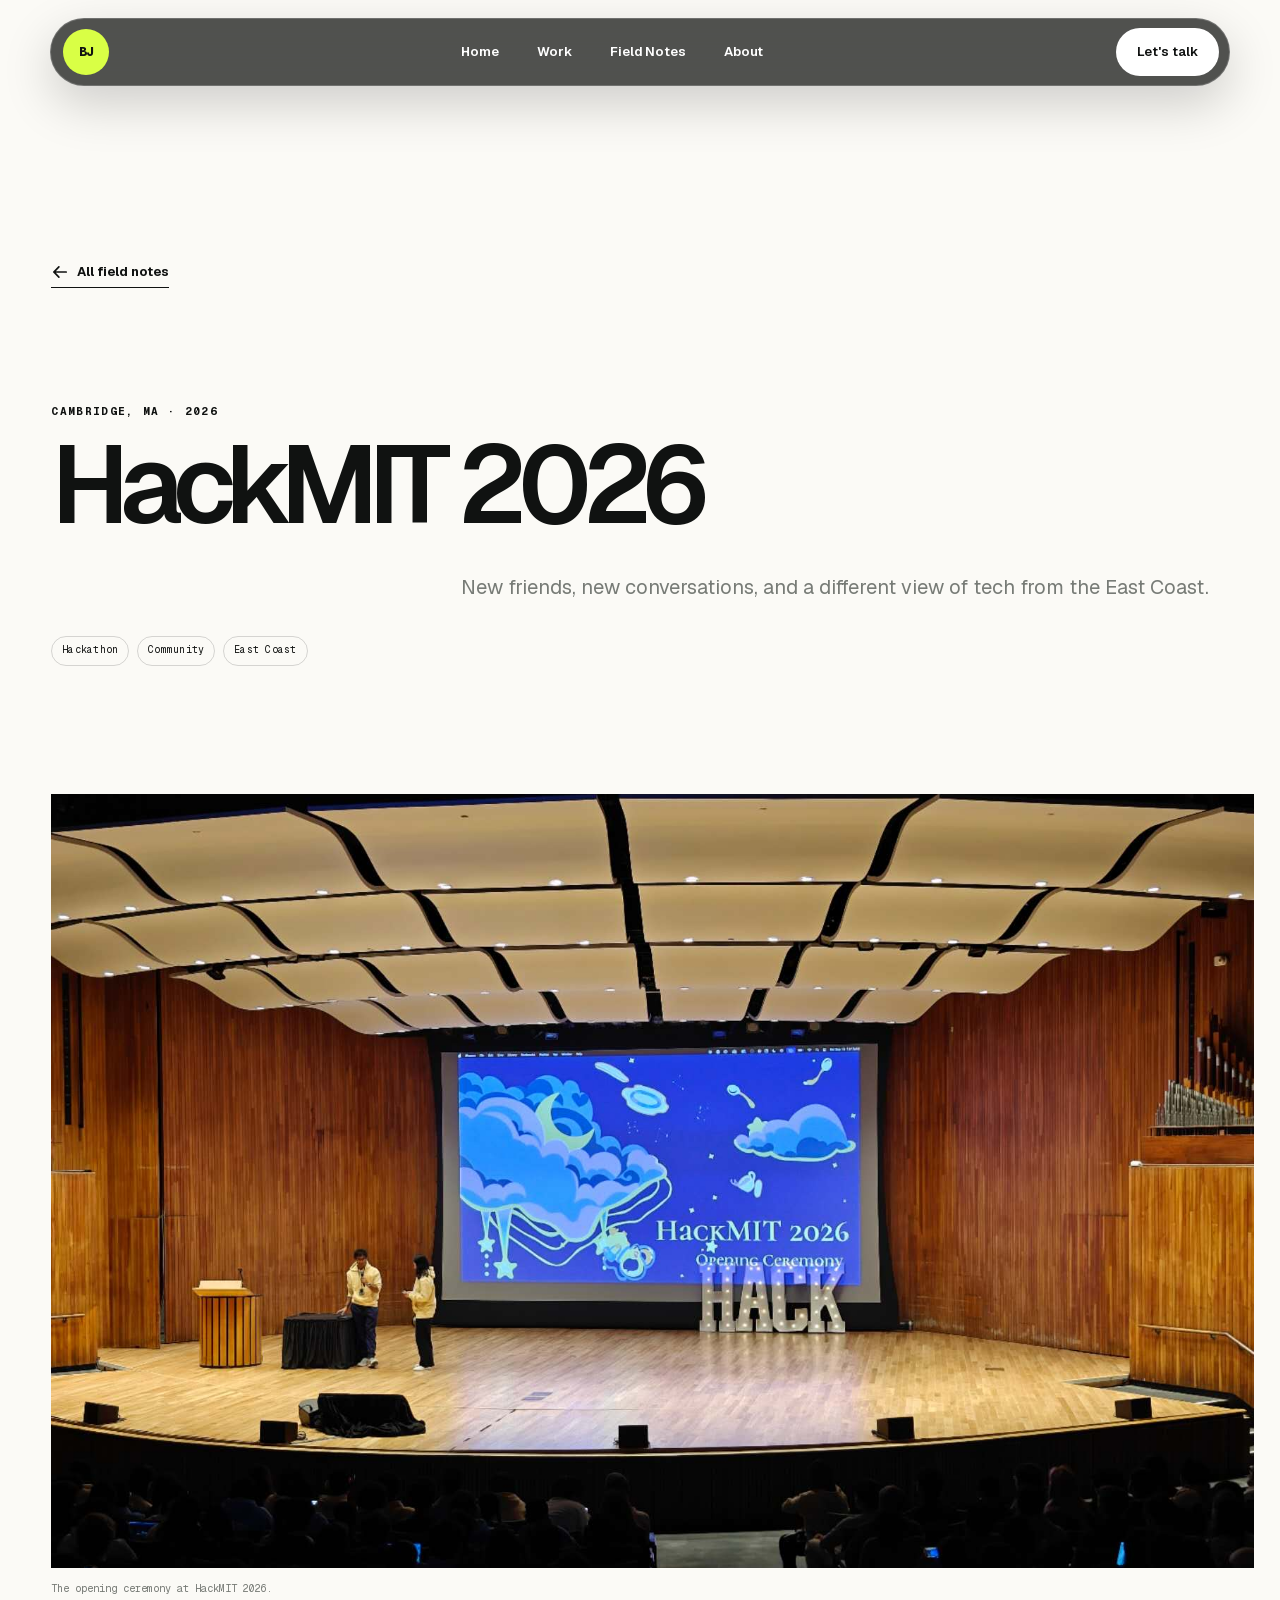
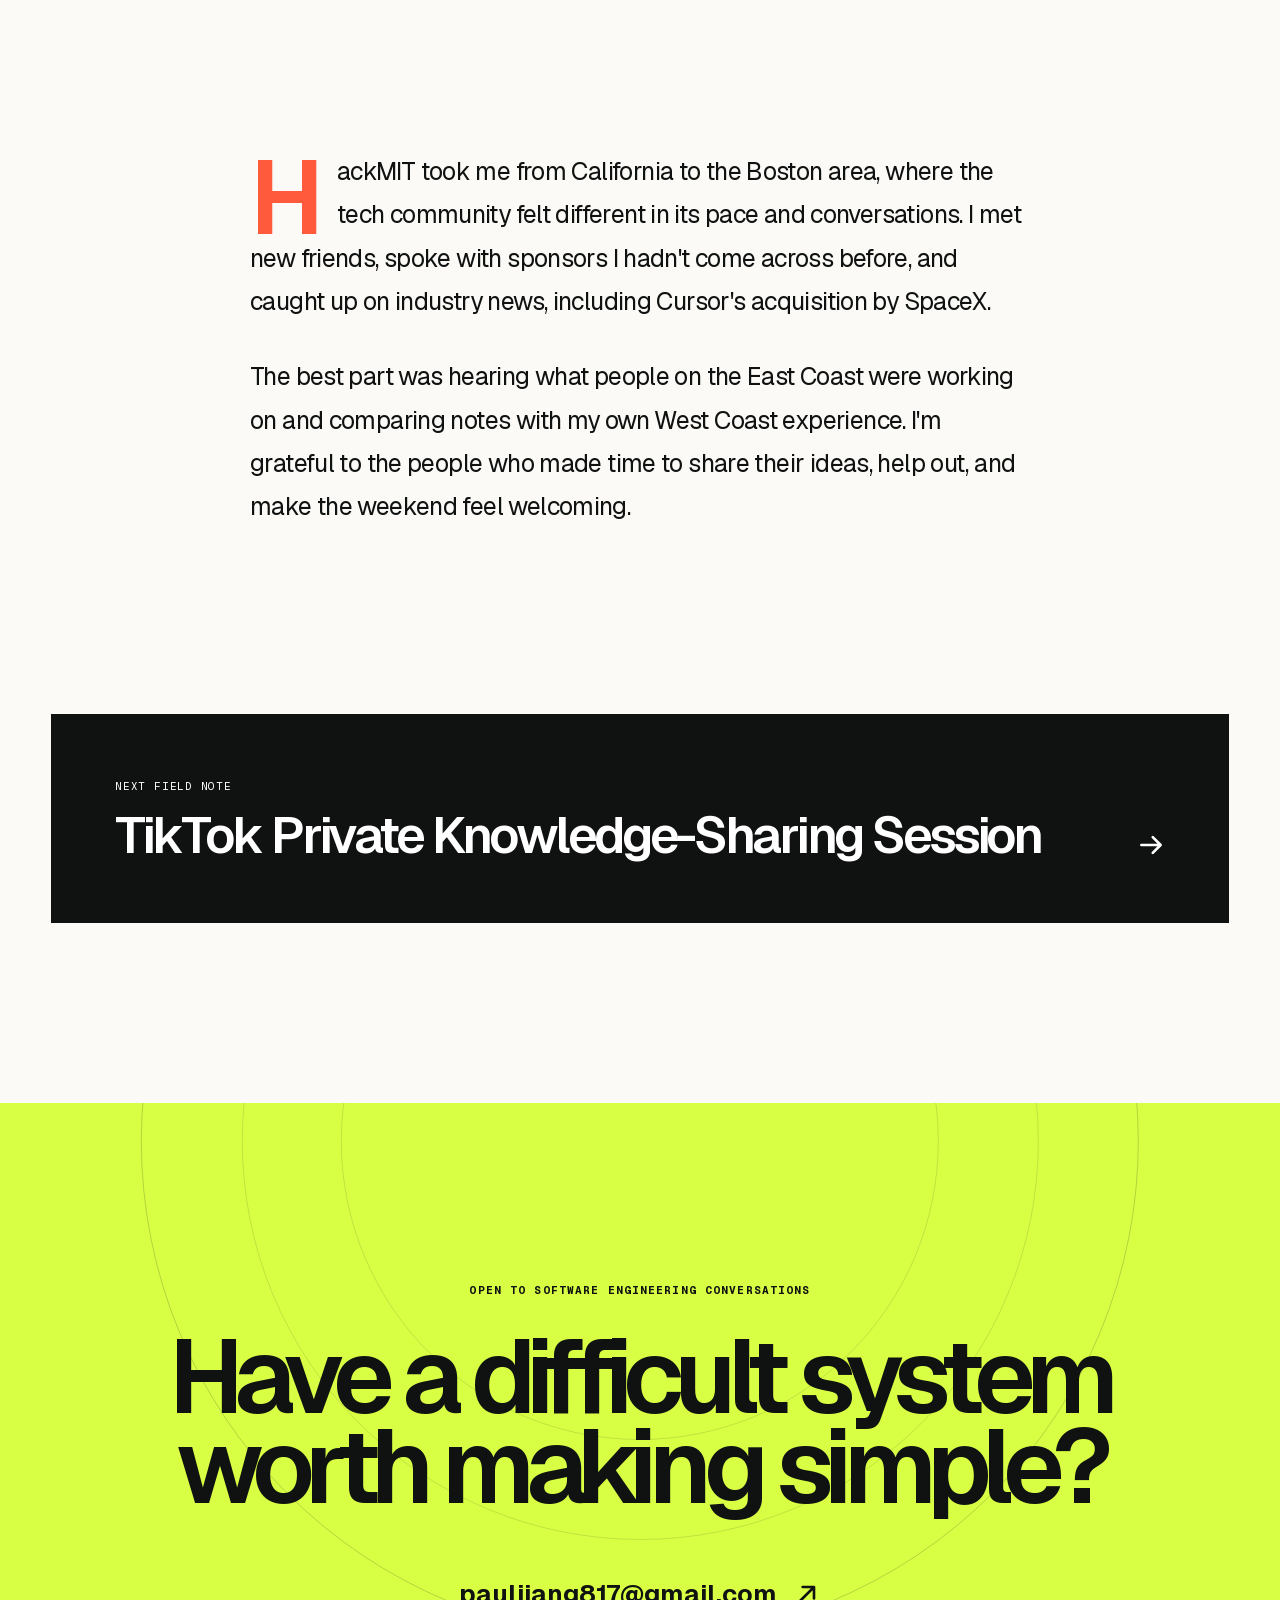
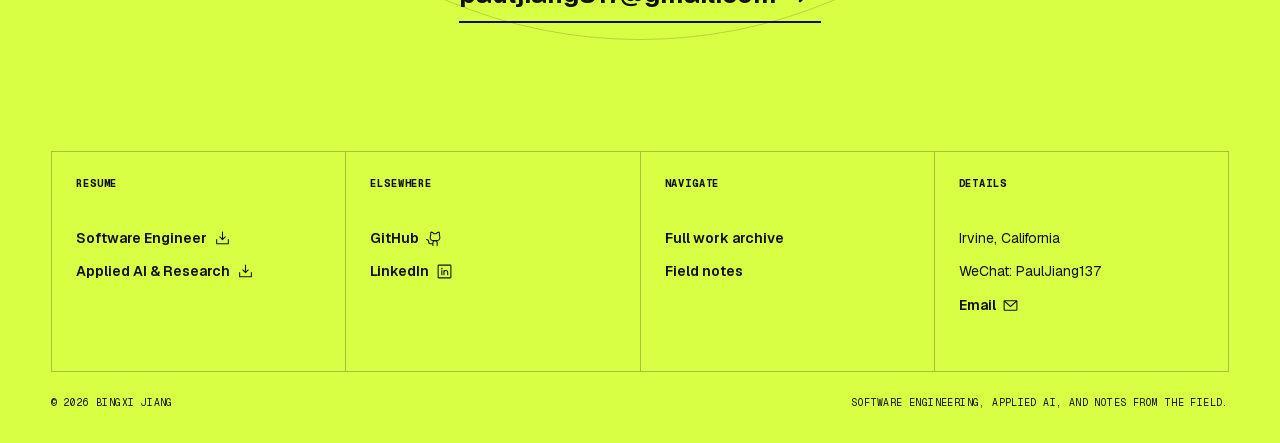
<file: field-notes/hackmit-2026/index.html>
<!DOCTYPE html><html lang="en"><head><meta charSet="utf-8"/><meta name="viewport" content="width=device-width, initial-scale=1"/><link rel="preload" href="/_next/static/media/797e433ab948586e-s.p.08e28id.o-okb.woff2" as="font" crossorigin="" type="font/woff2"/><link rel="preload" href="/_next/static/media/caa3a2e1cccd8315-s.p.09~u27dqhyhd6.woff2" as="font" crossorigin="" type="font/woff2"/><link rel="preload" href="/media/field-notes/hackmit.jpg" as="image"/><link rel="stylesheet" href="/_next/static/chunks/0di2cl8hwoy5i.css" data-precedence="next"/><link rel="preload" as="script" fetchPriority="low" href="/_next/static/chunks/15xrurgzs99gv.js"/><script src="/_next/static/chunks/0dgq26a5_oy.a.js" async=""></script><script src="/_next/static/chunks/0.rxwb~e6m~y..js" async=""></script><script src="/_next/static/chunks/0xc0e-xoylcq5.js" async=""></script><script src="/_next/static/chunks/turbopack-0jevxyrj_0mo_.js" async=""></script><script src="/_next/static/chunks/0l-r1ym040a5~.js" async=""></script><script src="/_next/static/chunks/0d3shmwh5_nmn.js" async=""></script><meta name="next-size-adjust" content=""/><title>HackMIT 2026 - Bingxi Jiang</title><meta name="description" content="New friends, new conversations, and a different view of tech from the East Coast."/><meta name="codex-preview" content="development"/><meta property="og:title" content="HackMIT 2026"/><meta property="og:description" content="New friends, new conversations, and a different view of tech from the East Coast."/><meta property="og:image" content="https://bingxi-jiang.github.io/media/field-notes/hackmit.jpg"/><meta name="twitter:card" content="summary_large_image"/><meta name="twitter:title" content="HackMIT 2026"/><meta name="twitter:description" content="New friends, new conversations, and a different view of tech from the East Coast."/><meta name="twitter:image" content="https://bingxi-jiang.github.io/media/field-notes/hackmit.jpg"/><link rel="shortcut icon" href="/favicon.svg"/><link rel="icon" href="/favicon.svg"/><script src="/_next/static/chunks/03~yq9q893hmn.js" noModule=""></script><link rel="stylesheet" href="/v6-overrides.css"/></head><body class="geist_a71539c9-module__T19VSG__variable geist_mono_8d43a2aa-module__8Li5zG__variable"><div hidden=""><!--$--><!--/$--></div><a class="skip-link" href="#main-content">Skip to content</a><header class="site-nav-shell"><nav class="site-nav" aria-label="Primary navigation"><a class="nav-mark" href="/">BJ</a><div class="nav-links" aria-label="Desktop navigation"><a href="/">Home</a><a href="/work/">Work</a><a href="/field-notes/">Field Notes</a><a href="/#about">About</a></div><a class="nav-contact" href="mailto:pauljiang817@gmail.com">Let&#x27;s talk</a><button class="nav-menu-button" type="button" aria-label="Open navigation" aria-expanded="false"><svg xmlns="http://www.w3.org/2000/svg" width="20" height="20" fill="currentColor" viewBox="0 0 256 256"><path d="M228,128a12,12,0,0,1-12,12H40a12,12,0,0,1,0-24H216A12,12,0,0,1,228,128ZM40,76H216a12,12,0,0,0,0-24H40a12,12,0,0,0,0,24ZM216,180H40a12,12,0,0,0,0,24H216a12,12,0,0,0,0-24Z"></path></svg></button></nav></header><div id="main-content"><main class="inner-page note-detail"><header class="note-detail-hero"><a class="back-link" href="/field-notes/"><svg xmlns="http://www.w3.org/2000/svg" width="18" height="18" fill="currentColor" viewBox="0 0 256 256"><path d="M228,128a12,12,0,0,1-12,12H69l51.52,51.51a12,12,0,0,1-17,17l-72-72a12,12,0,0,1,0-17l72-72a12,12,0,0,1,17,17L69,116H216A12,12,0,0,1,228,128Z"></path></svg> All field notes</a><p class="eyebrow">Cambridge, MA<!-- --> · <!-- -->2026</p><h1>HackMIT 2026</h1><p>New friends, new conversations, and a different view of tech from the East Coast.</p><div class="tag-row"><span>Hackathon</span><span>Community</span><span>East Coast</span></div></header><figure class="note-cover"><img src="/media/field-notes/hackmit.jpg" alt="HackMIT 2026 opening ceremony in an MIT auditorium" style="object-position:center 50%"/><figcaption>The opening ceremony at HackMIT 2026.</figcaption></figure><article class="note-body"><p>HackMIT took me from California to the Boston area, where the tech community felt different in its pace and conversations. I met new friends, spoke with sponsors I hadn&#x27;t come across before, and caught up on industry news, including <a href="https://cursor.com/blog/joining-spacex" target="_blank" rel="noreferrer">Cursor&#x27;s acquisition by SpaceX</a>.</p><p>The best part was hearing what people on the East Coast were working on and comparing notes with my own West Coast experience. I&#x27;m grateful to the people who made time to share their ideas, help out, and make the weekend feel welcoming.</p></article><a class="next-note" href="/field-notes/tiktok-private-session/"><span>Next field note</span><strong>TikTok Private Knowledge-Sharing Session</strong><svg xmlns="http://www.w3.org/2000/svg" width="28" height="28" fill="currentColor" viewBox="0 0 256 256"><path d="M224.49,136.49l-72,72a12,12,0,0,1-17-17L187,140H40a12,12,0,0,1,0-24H187L135.51,64.48a12,12,0,0,1,17-17l72,72A12,12,0,0,1,224.49,136.49Z"></path></svg></a></main><!--$--><!--/$--></div><footer class="site-footer" id="contact"><div class="footer-orbit" aria-hidden="true"></div><div class="footer-inner"><p class="footer-kicker">Open to software engineering conversations</p><h2>Have a difficult system<br/> worth making simple?</h2><a class="footer-email" href="mailto:pauljiang817@gmail.com">pauljiang817@gmail.com<svg xmlns="http://www.w3.org/2000/svg" width="28" height="28" fill="currentColor" viewBox="0 0 256 256"><path d="M204,64V168a12,12,0,0,1-24,0V93L72.49,200.49a12,12,0,0,1-17-17L163,76H88a12,12,0,0,1,0-24H192A12,12,0,0,1,204,64Z"></path></svg></a><div class="footer-grid"><div><span>Resume</span><a href="/resumes/Bingxi_Jiang_SWE_Resume.pdf" target="_blank">Software Engineer <svg xmlns="http://www.w3.org/2000/svg" width="17" height="17" fill="currentColor" viewBox="0 0 256 256"><path d="M224,144v64a8,8,0,0,1-8,8H40a8,8,0,0,1-8-8V144a8,8,0,0,1,16,0v56H208V144a8,8,0,0,1,16,0Zm-101.66,5.66a8,8,0,0,0,11.32,0l40-40a8,8,0,0,0-11.32-11.32L136,124.69V32a8,8,0,0,0-16,0v92.69L93.66,98.34a8,8,0,0,0-11.32,11.32Z"></path></svg></a><a href="/resumes/Bingxi_Jiang_MLE_Resume.pdf" target="_blank">Applied AI &amp; Research <svg xmlns="http://www.w3.org/2000/svg" width="17" height="17" fill="currentColor" viewBox="0 0 256 256"><path d="M224,144v64a8,8,0,0,1-8,8H40a8,8,0,0,1-8-8V144a8,8,0,0,1,16,0v56H208V144a8,8,0,0,1,16,0Zm-101.66,5.66a8,8,0,0,0,11.32,0l40-40a8,8,0,0,0-11.32-11.32L136,124.69V32a8,8,0,0,0-16,0v92.69L93.66,98.34a8,8,0,0,0-11.32,11.32Z"></path></svg></a></div><div><span>Elsewhere</span><a href="https://github.com/Bingxi-Jiang" target="_blank" rel="noreferrer">GitHub <svg xmlns="http://www.w3.org/2000/svg" width="17" height="17" fill="currentColor" viewBox="0 0 256 256"><path d="M208.31,75.68A59.78,59.78,0,0,0,202.93,28,8,8,0,0,0,196,24a59.75,59.75,0,0,0-48,24H124A59.75,59.75,0,0,0,76,24a8,8,0,0,0-6.93,4,59.78,59.78,0,0,0-5.38,47.68A58.14,58.14,0,0,0,56,104v8a56.06,56.06,0,0,0,48.44,55.47A39.8,39.8,0,0,0,96,192v8H72a24,24,0,0,1-24-24A40,40,0,0,0,8,136a8,8,0,0,0,0,16,24,24,0,0,1,24,24,40,40,0,0,0,40,40H96v16a8,8,0,0,0,16,0V192a24,24,0,0,1,48,0v40a8,8,0,0,0,16,0V192a39.8,39.8,0,0,0-8.44-24.53A56.06,56.06,0,0,0,216,112v-8A58.14,58.14,0,0,0,208.31,75.68ZM200,112a40,40,0,0,1-40,40H112a40,40,0,0,1-40-40v-8a41.74,41.74,0,0,1,6.9-22.48A8,8,0,0,0,80,73.83a43.81,43.81,0,0,1,.79-33.58,43.88,43.88,0,0,1,32.32,20.06A8,8,0,0,0,119.82,64h32.35a8,8,0,0,0,6.74-3.69,43.87,43.87,0,0,1,32.32-20.06A43.81,43.81,0,0,1,192,73.83a8.09,8.09,0,0,0,1,7.65A41.72,41.72,0,0,1,200,104Z"></path></svg></a><a href="https://www.linkedin.com/in/bingxi-jiang/" target="_blank" rel="noreferrer">LinkedIn <svg xmlns="http://www.w3.org/2000/svg" width="17" height="17" fill="currentColor" viewBox="0 0 256 256"><path d="M216,24H40A16,16,0,0,0,24,40V216a16,16,0,0,0,16,16H216a16,16,0,0,0,16-16V40A16,16,0,0,0,216,24Zm0,192H40V40H216V216ZM96,112v64a8,8,0,0,1-16,0V112a8,8,0,0,1,16,0Zm88,28v36a8,8,0,0,1-16,0V140a20,20,0,0,0-40,0v36a8,8,0,0,1-16,0V112a8,8,0,0,1,15.79-1.78A36,36,0,0,1,184,140ZM100,84A12,12,0,1,1,88,72,12,12,0,0,1,100,84Z"></path></svg></a></div><div><span>Navigate</span><a href="/work/">Full work archive</a><a href="/field-notes/">Field notes</a></div><div><span>Details</span><p>Irvine, California</p><p>WeChat: <!-- -->PaulJiang137</p><a href="mailto:pauljiang817@gmail.com">Email <svg xmlns="http://www.w3.org/2000/svg" width="17" height="17" fill="currentColor" viewBox="0 0 256 256"><path d="M224,48H32a8,8,0,0,0-8,8V192a16,16,0,0,0,16,16H216a16,16,0,0,0,16-16V56A8,8,0,0,0,224,48ZM203.43,64,128,133.15,52.57,64ZM216,192H40V74.19l82.59,75.71a8,8,0,0,0,10.82,0L216,74.19V192Z"></path></svg></a></div></div><div class="footer-bottom"><p>© <!-- -->2026<!-- --> Bingxi Jiang</p><p>Software engineering, applied AI, and notes from the field.</p></div></div></footer><script src="/_next/static/chunks/15xrurgzs99gv.js" id="_R_" async=""></script><script>(self.__next_f=self.__next_f||[]).push([0])</script><script>self.__next_f.push([1,"1:\"$Sreact.fragment\"\n2:I[50844,[\"/_next/static/chunks/0l-r1ym040a5~.js\",\"/_next/static/chunks/0d3shmwh5_nmn.js\"],\"SiteNav\"]\n3:I[39756,[\"/_next/static/chunks/0l-r1ym040a5~.js\",\"/_next/static/chunks/0d3shmwh5_nmn.js\"],\"default\"]\n4:I[37457,[\"/_next/static/chunks/0l-r1ym040a5~.js\",\"/_next/static/chunks/0d3shmwh5_nmn.js\"],\"default\"]\ne:I[68027,[\"/_next/static/chunks/0l-r1ym040a5~.js\",\"/_next/static/chunks/0d3shmwh5_nmn.js\"],\"default\",1]\n:HL[\"/_next/static/chunks/0di2cl8hwoy5i.css\",\"style\"]\n:HL[\"/_next/static/media/797e433ab948586e-s.p.08e28id.o-okb.woff2\",\"font\",{\"crossOrigin\":\"\",\"type\":\"font/woff2\"}]\n:HL[\"/_next/static/media/caa3a2e1cccd8315-s.p.09~u27dqhyhd6.woff2\",\"font\",{\"crossOrigin\":\"\",\"type\":\"font/woff2\"}]\n"])</script><script>self.__next_f.push([1,"0:{\"P\":null,\"c\":[\"\",\"field-notes\",\"hackmit-2026\",\"\"],\"q\":\"\",\"i\":false,\"f\":[[[\"\",{\"children\":[\"field-notes\",{\"children\":[[\"slug\",\"hackmit-2026\",\"d\",null],{\"children\":[\"__PAGE__\",{}]}]}]},\"$undefined\",\"$undefined\",16],[[\"$\",\"$1\",\"c\",{\"children\":[[[\"$\",\"link\",\"0\",{\"rel\":\"stylesheet\",\"href\":\"/_next/static/chunks/0di2cl8hwoy5i.css\",\"precedence\":\"next\",\"crossOrigin\":\"$undefined\",\"nonce\":\"$undefined\"}],[\"$\",\"script\",\"script-0\",{\"src\":\"/_next/static/chunks/0l-r1ym040a5~.js\",\"async\":true,\"nonce\":\"$undefined\"}],[\"$\",\"script\",\"script-1\",{\"src\":\"/_next/static/chunks/0d3shmwh5_nmn.js\",\"async\":true,\"nonce\":\"$undefined\"}]],[\"$\",\"html\",null,{\"lang\":\"en\",\"children\":[\"$\",\"body\",null,{\"className\":\"geist_a71539c9-module__T19VSG__variable geist_mono_8d43a2aa-module__8Li5zG__variable\",\"children\":[[\"$\",\"a\",null,{\"className\":\"skip-link\",\"href\":\"#main-content\",\"children\":\"Skip to content\"}],[\"$\",\"$L2\",null,{}],[\"$\",\"div\",null,{\"id\":\"main-content\",\"children\":[\"$\",\"$L3\",null,{\"parallelRouterKey\":\"children\",\"error\":\"$undefined\",\"errorStyles\":\"$undefined\",\"errorScripts\":\"$undefined\",\"template\":[\"$\",\"$L4\",null,{}],\"templateStyles\":\"$undefined\",\"templateScripts\":\"$undefined\",\"notFound\":[[[\"$\",\"title\",null,{\"children\":\"404: This page could not be found.\"}],[\"$\",\"div\",null,{\"style\":{\"fontFamily\":\"system-ui,\\\"Segoe UI\\\",Roboto,Helvetica,Arial,sans-serif,\\\"Apple Color Emoji\\\",\\\"Segoe UI Emoji\\\"\",\"height\":\"100vh\",\"textAlign\":\"center\",\"display\":\"flex\",\"flexDirection\":\"column\",\"alignItems\":\"center\",\"justifyContent\":\"center\"},\"children\":[\"$\",\"div\",null,{\"children\":[[\"$\",\"style\",null,{\"dangerouslySetInnerHTML\":{\"__html\":\"body{color:#000;background:#fff;margin:0}.next-error-h1{border-right:1px solid rgba(0,0,0,.3)}@media (prefers-color-scheme:dark){body{color:#fff;background:#000}.next-error-h1{border-right:1px solid rgba(255,255,255,.3)}}\"}}],[\"$\",\"h1\",null,{\"className\":\"next-error-h1\",\"style\":{\"display\":\"inline-block\",\"margin\":\"0 20px 0 0\",\"padding\":\"0 23px 0 0\",\"fontSize\":24,\"fontWeight\":500,\"verticalAlign\":\"top\",\"lineHeight\":\"49px\"},\"children\":404}],[\"$\",\"div\",null,{\"style\":{\"display\":\"inline-block\"},\"children\":[\"$\",\"h2\",null,{\"style\":{\"fontSize\":14,\"fontWeight\":400,\"lineHeight\":\"49px\",\"margin\":0},\"children\":\"This page could not be found.\"}]}]]}]}]],[]],\"forbidden\":\"$undefined\",\"unauthorized\":\"$undefined\"}]}],[\"$\",\"footer\",null,{\"className\":\"site-footer\",\"id\":\"contact\",\"children\":[[\"$\",\"div\",null,{\"className\":\"footer-orbit\",\"aria-hidden\":\"true\"}],[\"$\",\"div\",null,{\"className\":\"footer-inner\",\"children\":[[\"$\",\"p\",null,{\"className\":\"footer-kicker\",\"children\":\"Open to software engineering conversations\"}],[\"$\",\"h2\",null,{\"children\":[\"Have a difficult system\",[\"$\",\"br\",null,{}],\" worth making simple?\"]}],[\"$\",\"a\",null,{\"className\":\"footer-email\",\"href\":\"mailto:pauljiang817@gmail.com\",\"children\":[\"pauljiang817@gmail.com\",[\"$\",\"svg\",null,{\"ref\":\"$undefined\",\"xmlns\":\"http://www.w3.org/2000/svg\",\"width\":28,\"height\":28,\"fill\":\"currentColor\",\"viewBox\":\"0 0 256 256\",\"transform\":\"$undefined\",\"children\":[false,\"$undefined\",[\"$\",\"path\",null,{\"d\":\"M204,64V168a12,12,0,0,1-24,0V93L72.49,200.49a12,12,0,0,1-17-17L163,76H88a12,12,0,0,1,0-24H192A12,12,0,0,1,204,64Z\"}]]}]]}],[\"$\",\"div\",null,{\"className\":\"footer-grid\",\"children\":[[\"$\",\"div\",null,{\"children\":[[\"$\",\"span\",null,{\"children\":\"Resume\"}],[\"$\",\"a\",null,{\"href\":\"/resumes/Bingxi_Jiang_SWE_Resume.pdf\",\"target\":\"_blank\",\"children\":[\"Software Engineer \",[\"$\",\"svg\",null,{\"ref\":\"$undefined\",\"xmlns\":\"http://www.w3.org/2000/svg\",\"width\":17,\"height\":17,\"fill\":\"currentColor\",\"viewBox\":\"0 0 256 256\",\"transform\":\"$undefined\",\"children\":[false,\"$undefined\",[\"$\",\"path\",null,{\"d\":\"M224,144v64a8,8,0,0,1-8,8H40a8,8,0,0,1-8-8V144a8,8,0,0,1,16,0v56H208V144a8,8,0,0,1,16,0Zm-101.66,5.66a8,8,0,0,0,11.32,0l40-40a8,8,0,0,0-11.32-11.32L136,124.69V32a8,8,0,0,0-16,0v92.69L93.66,98.34a8,8,0,0,0-11.32,11.32Z\"}]]}]]}],[\"$\",\"a\",null,{\"href\":\"/resumes/Bingxi_Jiang_MLE_Resume.pdf\",\"target\":\"_blank\",\"children\":[\"Applied AI & Research \",[\"$\",\"svg\",null,{\"ref\":\"$undefined\",\"xmlns\":\"http://www.w3.org/2000/svg\",\"width\":17,\"height\":17,\"fill\":\"currentColor\",\"viewBox\":\"0 0 256 256\",\"transform\":\"$undefined\",\"children\":[false,\"$undefined\",[\"$\",\"path\",null,{\"d\":\"M224,144v64a8,8,0,0,1-8,8H40a8,8,0,0,1-8-8V144a8,8,0,0,1,16,0v56H208V144a8,8,0,0,1,16,0Zm-101.66,5.66a8,8,0,0,0,11.32,0l40-40a8,8,0,0,0-11.32-11.32L136,124.69V32a8,8,0,0,0-16,0v92.69L93.66,98.34a8,8,0,0,0-11.32,11.32Z\"}]]}]]}]]}],[\"$\",\"div\",null,{\"children\":[[\"$\",\"span\",null,{\"children\":\"Elsewhere\"}],[\"$\",\"a\",null,{\"href\":\"https://github.com/Bingxi-Jiang\",\"target\":\"_blank\",\"rel\":\"noreferrer\",\"children\":[\"GitHub \",[\"$\",\"svg\",null,{\"ref\":\"$undefined\",\"xmlns\":\"http://www.w3.org/2000/svg\",\"width\":17,\"height\":17,\"fill\":\"currentColor\",\"viewBox\":\"0 0 256 256\",\"transform\":\"$undefined\",\"children\":[false,\"$undefined\",[\"$\",\"path\",null,{\"d\":\"M208.31,75.68A59.78,59.78,0,0,0,202.93,28,8,8,0,0,0,196,24a59.75,59.75,0,0,0-48,24H124A59.75,59.75,0,0,0,76,24a8,8,0,0,0-6.93,4,59.78,59.78,0,0,0-5.38,47.68A58.14,58.14,0,0,0,56,104v8a56.06,56.06,0,0,0,48.44,55.47A39.8,39.8,0,0,0,96,192v8H72a24,24,0,0,1-24-24A40,40,0,0,0,8,136a8,8,0,0,0,0,16,24,24,0,0,1,24,24,40,40,0,0,0,40,40H96v16a8,8,0,0,0,16,0V192a24,24,0,0,1,48,0v40a8,8,0,0,0,16,0V192a39.8,39.8,0,0,0-8.44-24.53A56.06,56.06,0,0,0,216,112v-8A58.14,58.14,0,0,0,208.31,75.68ZM200,112a40,40,0,0,1-40,40H112a40,40,0,0,1-40-40v-8a41.74,41.74,0,0,1,6.9-22.48A8,8,0,0,0,80,73.83a43"])</script><script>self.__next_f.push([1,".81,43.81,0,0,1,.79-33.58,43.88,43.88,0,0,1,32.32,20.06A8,8,0,0,0,119.82,64h32.35a8,8,0,0,0,6.74-3.69,43.87,43.87,0,0,1,32.32-20.06A43.81,43.81,0,0,1,192,73.83a8.09,8.09,0,0,0,1,7.65A41.72,41.72,0,0,1,200,104Z\"}]]}]]}],\"$L5\"]}],\"$L6\",\"$L7\"]}],\"$L8\"]}]]}]]}]}]]}],{\"children\":[\"$L9\",{\"children\":[\"$La\",{\"children\":[\"$Lb\",{},null,false,null]},null,false,\"$@c\"]},null,false,\"$@c\"]},null,false,null],\"$Ld\",false]],\"m\":\"$undefined\",\"G\":[\"$e\",[\"$Lf\"]],\"S\":true,\"h\":null,\"s\":\"$undefined\",\"l\":\"$undefined\",\"p\":\"$undefined\",\"d\":\"$undefined\",\"b\":\"0lChVgp0dmZomebFBqFLX\"}\n10:I[22016,[\"/_next/static/chunks/0l-r1ym040a5~.js\",\"/_next/static/chunks/0d3shmwh5_nmn.js\"],\"\"]\n12:I[97367,[\"/_next/static/chunks/0l-r1ym040a5~.js\",\"/_next/static/chunks/0d3shmwh5_nmn.js\"],\"OutletBoundary\"]\n13:\"$Sreact.suspense\"\n16:I[97367,[\"/_next/static/chunks/0l-r1ym040a5~.js\",\"/_next/static/chunks/0d3shmwh5_nmn.js\"],\"ViewportBoundary\"]\n18:I[97367,[\"/_next/static/chunks/0l-r1ym040a5~.js\",\"/_next/static/chunks/0d3shmwh5_nmn.js\"],\"MetadataBoundary\"]\n5:[\"$\",\"a\",null,{\"href\":\"https://www.linkedin.com/in/bingxi-jiang/\",\"target\":\"_blank\",\"rel\":\"noreferrer\",\"children\":[\"LinkedIn \",[\"$\",\"svg\",null,{\"ref\":\"$undefined\",\"xmlns\":\"http://www.w3.org/2000/svg\",\"width\":17,\"height\":17,\"fill\":\"currentColor\",\"viewBox\":\"0 0 256 256\",\"transform\":\"$undefined\",\"children\":[false,\"$undefined\",[\"$\",\"path\",null,{\"d\":\"M216,24H40A16,16,0,0,0,24,40V216a16,16,0,0,0,16,16H216a16,16,0,0,0,16-16V40A16,16,0,0,0,216,24Zm0,192H40V40H216V216ZM96,112v64a8,8,0,0,1-16,0V112a8,8,0,0,1,16,0Zm88,28v36a8,8,0,0,1-16,0V140a20,20,0,0,0-40,0v36a8,8,0,0,1-16,0V112a8,8,0,0,1,15.79-1.78A36,36,0,0,1,184,140ZM100,84A12,12,0,1,1,88,72,12,12,0,0,1,100,84Z\"}]]}]]}]\n6:[\"$\",\"div\",null,{\"children\":[[\"$\",\"span\",null,{\"children\":\"Navigate\"}],[\"$\",\"$L10\",null,{\"href\":\"/work\",\"children\":\"Full work archive\"}],[\"$\",\"$L10\",null,{\"href\":\"/field-notes\",\"children\":\"Field notes\"}]]}]\n7:[\"$\",\"div\",null,{\"children\":[[\"$\",\"span\",null,{\"children\":\"Details\"}],[\"$\",\"p\",null,{\"children\":\"Irvine, California\"}],[\"$\",\"p\",null,{\"children\":[\"WeChat: \",\"PaulJiang137\"]}],[\"$\",\"a\",null,{\"href\":\"mailto:pauljiang817@gmail.com\",\"children\":[\"Email \",[\"$\",\"svg\",null,{\"ref\":\"$undefined\",\"xmlns\":\"http://www.w3.org/2000/svg\",\"width\":17,\"height\":17,\"fill\":\"currentColor\",\"viewBox\":\"0 0 256 256\",\"transform\":\"$undefined\",\"children\":[false,\"$undefined\",[\"$\",\"path\",null,{\"d\":\"M224,48H32a8,8,0,0,0-8,8V192a16,16,0,0,0,16,16H216a16,16,0,0,0,16-16V56A8,8,0,0,0,224,48ZM203.43,64,128,133.15,52.57,64ZM216,192H40V74.19l82.59,75.71a8,8,0,0,0,10.82,0L216,74.19V192Z\"}]]}]]}]]}]\n8:[\"$\",\"div\",null,{\"className\":\"footer-bottom\",\"children\":[[\"$\",\"p\",null,{\"children\":[\"© \",2026,\" Bingxi Jiang\"]}],[\"$\",\"p\",null,{\"children\":\"Software engineering, applied AI, and notes from the field.\"}]]}]\n9:[\"$\",\"$1\",\"c\",{\"children\":[null,[\"$\",\"$L3\",null,{\"parallelRouterKey\":\"children\",\"error\":\"$undefined\",\"errorStyles\":\"$undefined\",\"errorScripts\":\"$undefined\",\"template\":[\"$\",\"$L4\",null,{}],\"templateStyles\":\"$undefined\",\"templateScripts\":\"$undefined\",\"notFound\":\"$undefined\",\"forbidden\":\"$undefined\",\"unauthorized\":\"$undefined\"}]]}]\na:[\"$\",\"$1\",\"c\",{\"children\":[null,[\"$\",\"$L3\",null,{\"parallelRouterKey\":\"children\",\"error\":\"$undefined\",\"errorStyles\":\"$undefined\",\"errorScripts\":\"$undefined\",\"template\":[\"$\",\"$L4\",null,{}],\"templateStyles\":\"$undefined\",\"templateScripts\":\"$undefined\",\"notFound\":\"$undefined\",\"forbidden\":\"$undefined\",\"unauthorized\":\"$undefined\"}]]}]\nb:[\"$\",\"$1\",\"c\",{\"ch"])</script><script>self.__next_f.push([1,"ildren\":[\"$L11\",null,[\"$\",\"$L12\",null,{\"children\":[\"$\",\"$13\""])</script><script>self.__next_f.push([1,",null,{\"name\":\"Next.MetadataOutlet\",\"children\":\"$@14\"}]}]]}]\n15:[]\nc:\"$W15\"\nd:[\"$\",\"$1\",\"h\",{\"children\":[null,[\"$\",\"$L16\",null,{\"children\":\"$L17\"}],[\"$\",\"div\",null,{\"hidden\":true,\"children\":[\"$\",\"$L18\",null,{\"children\":[\"$\",\"$13\",null,{\"name\":\"Next.Metadata\",\"children\":\"$L19\"}]}]}],[\"$\",\"meta\",null,{\"name\":\"next-size-adjust\",\"content\":\"\"}]]}]\nf:[\"$\",\"link\",\"0\",{\"rel\":\"stylesheet\",\"href\":\"/_next/static/chunks/0di2cl8hwoy5i.css\",\"precedence\":\"next\",\"crossOrigin\":\"$undefined\",\"nonce\":\"$undefined\"}]\n:HL[\"/media/field-notes/hackmit.jpg\",\"image\"]\n11:[\"$\",\"main\",null,{\"className\":\"inner-page note-detail\",\"children\":[[\"$\",\"header\",null,{\"className\":\"note-detail-hero\",\"children\":[[\"$\",\"$L10\",null,{\"href\":\"/field-notes\",\"className\":\"back-link\",\"children\":[[\"$\",\"svg\",null,{\"ref\":\"$undefined\",\"xmlns\":\"http://www.w3.org/2000/svg\",\"width\":18,\"height\":18,\"fill\":\"currentColor\",\"viewBox\":\"0 0 256 256\",\"transform\":\"$undefined\",\"children\":[false,\"$undefined\",[\"$\",\"path\",null,{\"d\":\"M228,128a12,12,0,0,1-12,12H69l51.52,51.51a12,12,0,0,1-17,17l-72-72a12,12,0,0,1,0-17l72-72a12,12,0,0,1,17,17L69,116H216A12,12,0,0,1,228,128Z\"}]]}],\" All field notes\"]}],[\"$\",\"p\",null,{\"className\":\"eyebrow\",\"children\":[\"Cambridge, MA\",\" · \",\"2026\"]}],[\"$\",\"h1\",null,{\"children\":\"HackMIT 2026\"}],[\"$\",\"p\",null,{\"children\":\"New friends, new conversations, and a different view of tech from the East Coast.\"}],[\"$\",\"div\",null,{\"className\":\"tag-row\",\"children\":[[\"$\",\"span\",\"Hackathon\",{\"children\":\"Hackathon\"}],[\"$\",\"span\",\"Community\",{\"children\":\"Community\"}],[\"$\",\"span\",\"East Coast\",{\"children\":\"East Coast\"}]]}]]}],[\"$\",\"figure\",null,{\"className\":\"note-cover\",\"children\":[[\"$\",\"img\",null,{\"src\":\"/media/field-notes/hackmit.jpg\",\"alt\":\"HackMIT 2026 opening ceremony in an MIT auditorium\",\"style\":{\"objectPosition\":\"center 50%\"}}],[\"$\",\"figcaption\",null,{\"children\":\"The opening ceremony at HackMIT 2026.\"}]]}],[\"$\",\"article\",null,{\"className\":\"note-body\",\"children\":[[\"$\",\"p\",\"HackMIT took me from California to the Boston area, where the tech community felt different in its pace and conversations. I met new friends, spoke with sponsors I hadn't come across before, and caught up on industry news, including Cursor's acquisition by SpaceX.\",{\"children\":[\"HackMIT took me from California to the Boston area, where the tech community felt different in its pace and conversations. I met new friends, spoke with sponsors I hadn't come across before, and caught up on industry news, including \",[\"$\",\"a\",null,{\"href\":\"https://cursor.com/blog/joining-spacex\",\"target\":\"_blank\",\"rel\":\"noreferrer\",\"children\":\"Cursor's acquisition by SpaceX\"}],\".\"]}],[\"$\",\"p\",\"The best part was hearing what people on the East Coast were working on and comparing notes with my own West Coast experience. I'm grateful to the people who made time to share their ide"])</script><script>self.__next_f.push([1,"as, help out, and make the weekend feel welcoming.\",{\"children\":\"The best part was hearing what people on the East Coast were w"])</script><script>self.__next_f.push([1,"orking on and comparing notes with my own West Coast experience. I'm grateful to the people who made time to share their ideas, help out, and make the weekend feel welcoming.\"}]]}],null,[\"$\",\"$L10\",null,{\"className\":\"next-note\",\"href\":\"/field-notes/tiktok-private-session\",\"children\":[[\"$\",\"span\",null,{\"children\":\"Next field note\"}],[\"$\",\"strong\",null,{\"children\":\"TikTok Private Knowledge-Sharing Session\"}],[\"$\",\"svg\",null,{\"ref\":\"$undefined\",\"xmlns\":\"http://www.w3.org/2000/svg\",\"width\":28,\"height\":28,\"fill\":\"currentColor\",\"viewBox\":\"0 0 256 256\",\"transform\":\"$undefined\",\"children\":[false,\"$undefined\",[\"$\",\"path\",null,{\"d\":\"M224.49,136.49l-72,72a12,12,0,0,1-17-17L187,140H40a12,12,0,0,1,0-24H187L135.51,64.48a12,12,0,0,1,17-17l72,72A12,12,0,0,1,224.49,136.49Z\"}]]}]]}]]}]\n17:[[\"$\",\"meta\",\"0\",{\"charSet\":\"utf-8\"}],[\"$\",\"meta\",\"1\",{\"name\":\"viewport\",\"content\":\"width=device-width, initial-scale=1\"}]]\n1a:I[27201,[\"/_next/static/chunks/0l-r1ym040a5~.js\",\"/_next/static/chunks/0d3shmwh5_nmn.js\"],\"IconMark\"]\n14:null\n19:[[\"$\",\"title\",\"0\",{\"children\":\"HackMIT 2026 - Bingxi Jiang\"}],[\"$\",\"meta\",\"1\",{\"name\":\"description\",\"content\":\"New friends, new conversations, and a different view of tech from the East Coast.\"}],[\"$\",\"meta\",\"2\",{\"name\":\"codex-preview\",\"content\":\"development\"}],[\"$\",\"meta\",\"3\",{\"property\":\"og:title\",\"content\":\"HackMIT 2026\"}],[\"$\",\"meta\",\"4\",{\"property\":\"og:description\",\"content\":\"New friends, new conversations, and a different view of tech from the East Coast.\"}],[\"$\",\"meta\",\"5\",{\"property\":\"og:image\",\"content\":\"https://bingxi-jiang.github.io/media/field-notes/hackmit.jpg\"}],[\"$\",\"meta\",\"6\",{\"name\":\"twitter:card\",\"content\":\"summary_large_image\"}],[\"$\",\"meta\",\"7\",{\"name\":\"twitter:title\",\"content\":\"HackMIT 2026\"}],[\"$\",\"meta\",\"8\",{\"name\":\"twitter:description\",\"content\":\"New friends, new conversations, and a different view of tech from the East Coast.\"}],[\"$\",\"meta\",\"9\",{\"name\":\"twitter:image\",\"content\":\"https://bingxi-jiang.github.io/media/field-notes/hackmit.jpg\"}],[\"$\",\"link\",\"10\",{\"rel\":\"shortcut icon\",\"href\":\"/favicon.svg\"}],[\"$\",\"link\",\"11\",{\"rel\":\"icon\",\"href\":\"/favicon.svg\"}],[\"$\",\"$L1a\",\"12\",{}]]\n"])</script></body></html>
</file>
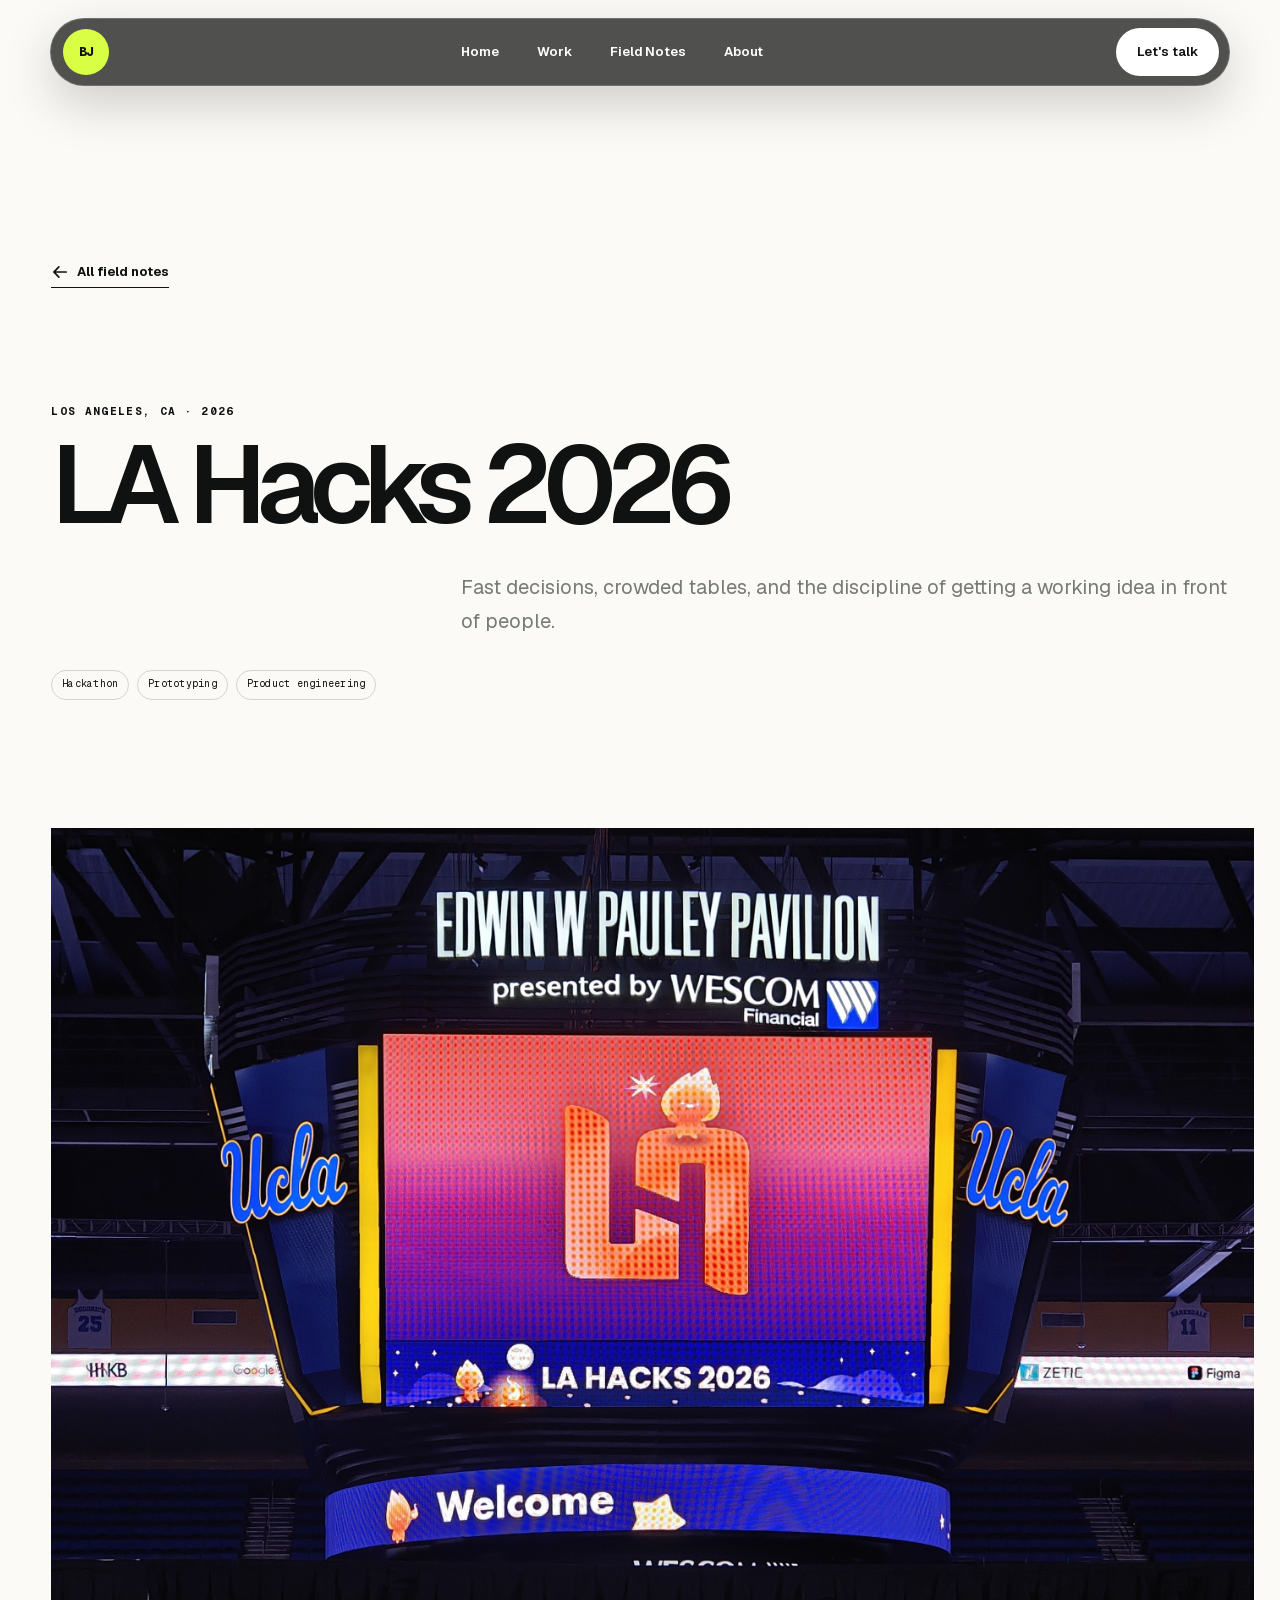
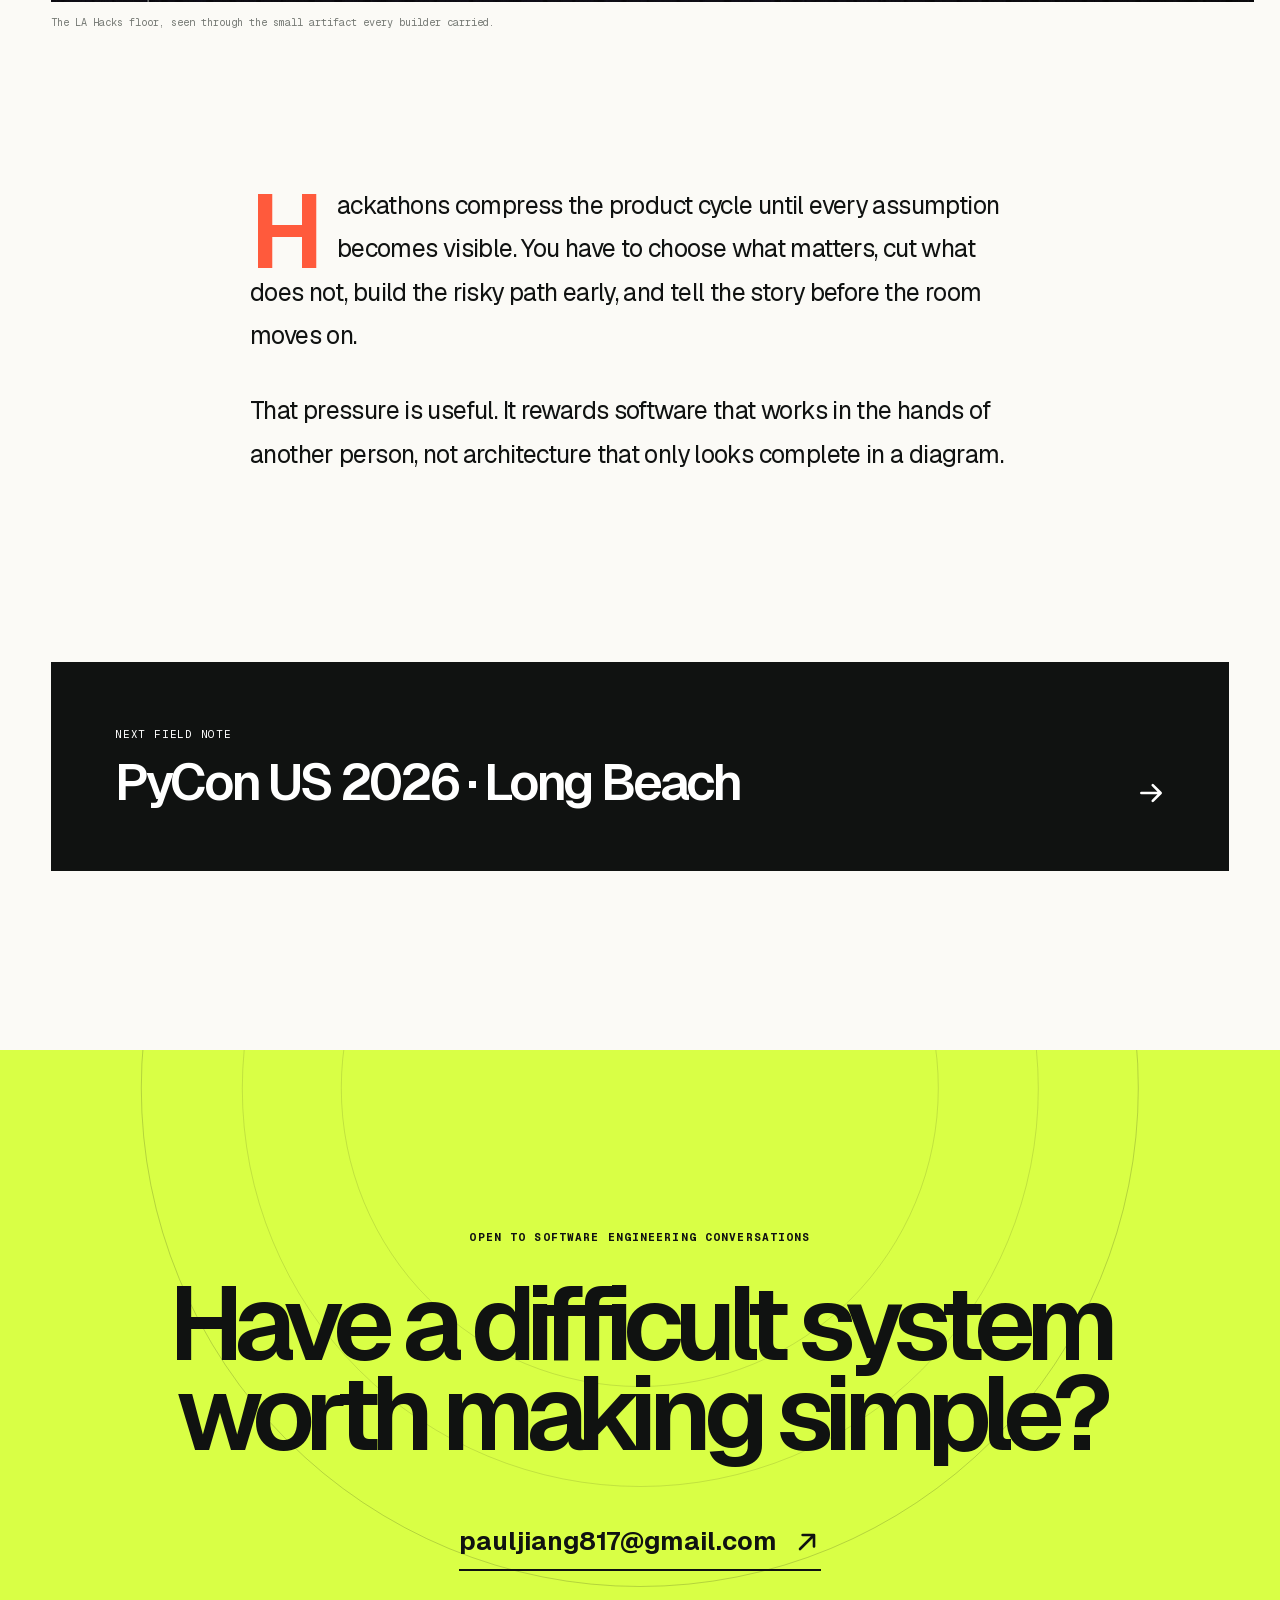
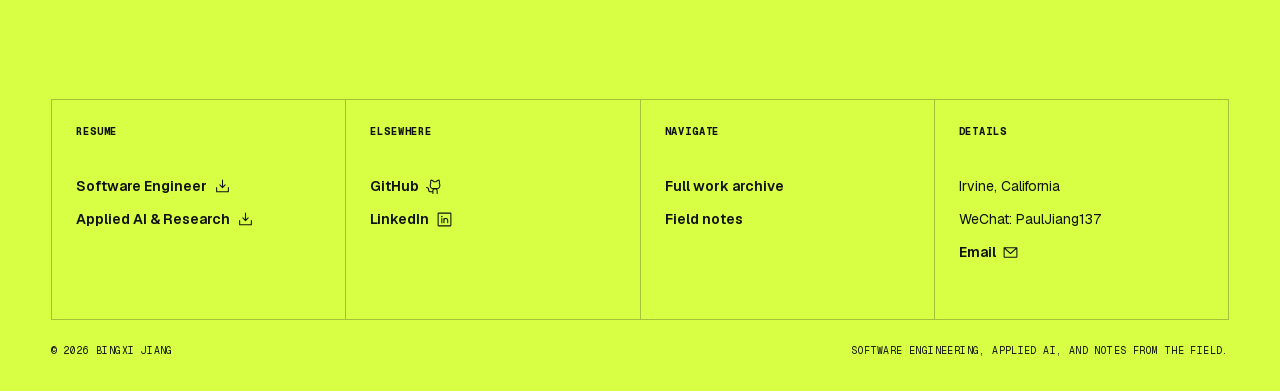
<file: field-notes/la-hacks-2026/index.html>
<!DOCTYPE html><html lang="en"><head><meta charSet="utf-8"/><meta name="viewport" content="width=device-width, initial-scale=1"/><link rel="preload" href="/_next/static/media/797e433ab948586e-s.p.08e28id.o-okb.woff2" as="font" crossorigin="" type="font/woff2"/><link rel="preload" href="/_next/static/media/caa3a2e1cccd8315-s.p.09~u27dqhyhd6.woff2" as="font" crossorigin="" type="font/woff2"/><link rel="preload" href="/media/field-notes/la-hacks.jpg" as="image"/><link rel="stylesheet" href="/_next/static/chunks/0di2cl8hwoy5i.css" data-precedence="next"/><link rel="preload" as="script" fetchPriority="low" href="/_next/static/chunks/15xrurgzs99gv.js"/><script src="/_next/static/chunks/0dgq26a5_oy.a.js" async=""></script><script src="/_next/static/chunks/0.rxwb~e6m~y..js" async=""></script><script src="/_next/static/chunks/0xc0e-xoylcq5.js" async=""></script><script src="/_next/static/chunks/turbopack-0jevxyrj_0mo_.js" async=""></script><script src="/_next/static/chunks/0l-r1ym040a5~.js" async=""></script><script src="/_next/static/chunks/0d3shmwh5_nmn.js" async=""></script><meta name="next-size-adjust" content=""/><title>LA Hacks 2026 - Bingxi Jiang</title><meta name="description" content="Fast decisions, crowded tables, and the discipline of getting a working idea in front of people."/><meta name="codex-preview" content="development"/><meta property="og:title" content="LA Hacks 2026"/><meta property="og:description" content="Fast decisions, crowded tables, and the discipline of getting a working idea in front of people."/><meta property="og:image" content="https://bingxi-jiang.github.io/media/field-notes/la-hacks.jpg"/><meta name="twitter:card" content="summary_large_image"/><meta name="twitter:title" content="LA Hacks 2026"/><meta name="twitter:description" content="Fast decisions, crowded tables, and the discipline of getting a working idea in front of people."/><meta name="twitter:image" content="https://bingxi-jiang.github.io/media/field-notes/la-hacks.jpg"/><link rel="shortcut icon" href="/favicon.svg"/><link rel="icon" href="/favicon.svg"/><script src="/_next/static/chunks/03~yq9q893hmn.js" noModule=""></script><link rel="stylesheet" href="/v6-overrides.css"/></head><body class="geist_a71539c9-module__T19VSG__variable geist_mono_8d43a2aa-module__8Li5zG__variable"><div hidden=""><!--$--><!--/$--></div><a class="skip-link" href="#main-content">Skip to content</a><header class="site-nav-shell"><nav class="site-nav" aria-label="Primary navigation"><a class="nav-mark" href="/">BJ</a><div class="nav-links" aria-label="Desktop navigation"><a href="/">Home</a><a href="/work/">Work</a><a href="/field-notes/">Field Notes</a><a href="/#about">About</a></div><a class="nav-contact" href="mailto:pauljiang817@gmail.com">Let&#x27;s talk</a><button class="nav-menu-button" type="button" aria-label="Open navigation" aria-expanded="false"><svg xmlns="http://www.w3.org/2000/svg" width="20" height="20" fill="currentColor" viewBox="0 0 256 256"><path d="M228,128a12,12,0,0,1-12,12H40a12,12,0,0,1,0-24H216A12,12,0,0,1,228,128ZM40,76H216a12,12,0,0,0,0-24H40a12,12,0,0,0,0,24ZM216,180H40a12,12,0,0,0,0,24H216a12,12,0,0,0,0-24Z"></path></svg></button></nav></header><div id="main-content"><main class="inner-page note-detail"><header class="note-detail-hero"><a class="back-link" href="/field-notes/"><svg xmlns="http://www.w3.org/2000/svg" width="18" height="18" fill="currentColor" viewBox="0 0 256 256"><path d="M228,128a12,12,0,0,1-12,12H69l51.52,51.51a12,12,0,0,1-17,17l-72-72a12,12,0,0,1,0-17l72-72a12,12,0,0,1,17,17L69,116H216A12,12,0,0,1,228,128Z"></path></svg> All field notes</a><p class="eyebrow">Los Angeles, CA<!-- --> · <!-- -->2026</p><h1>LA Hacks 2026</h1><p>Fast decisions, crowded tables, and the discipline of getting a working idea in front of people.</p><div class="tag-row"><span>Hackathon</span><span>Prototyping</span><span>Product engineering</span></div></header><figure class="note-cover"><img src="/media/field-notes/la-hacks.jpg" alt="LA Hacks 2026 hacker badge held above the event floor" style="object-position:center 44%"/><figcaption>The LA Hacks floor, seen through the small artifact every builder carried.</figcaption></figure><article class="note-body"><p>Hackathons compress the product cycle until every assumption becomes visible. You have to choose what matters, cut what does not, build the risky path early, and tell the story before the room moves on.</p><p>That pressure is useful. It rewards software that works in the hands of another person, not architecture that only looks complete in a diagram.</p></article><a class="next-note" href="/field-notes/pycon-us-2026/"><span>Next field note</span><strong>PyCon US 2026 · Long Beach</strong><svg xmlns="http://www.w3.org/2000/svg" width="28" height="28" fill="currentColor" viewBox="0 0 256 256"><path d="M224.49,136.49l-72,72a12,12,0,0,1-17-17L187,140H40a12,12,0,0,1,0-24H187L135.51,64.48a12,12,0,0,1,17-17l72,72A12,12,0,0,1,224.49,136.49Z"></path></svg></a></main><!--$--><!--/$--></div><footer class="site-footer" id="contact"><div class="footer-orbit" aria-hidden="true"></div><div class="footer-inner"><p class="footer-kicker">Open to software engineering conversations</p><h2>Have a difficult system<br/> worth making simple?</h2><a class="footer-email" href="mailto:pauljiang817@gmail.com">pauljiang817@gmail.com<svg xmlns="http://www.w3.org/2000/svg" width="28" height="28" fill="currentColor" viewBox="0 0 256 256"><path d="M204,64V168a12,12,0,0,1-24,0V93L72.49,200.49a12,12,0,0,1-17-17L163,76H88a12,12,0,0,1,0-24H192A12,12,0,0,1,204,64Z"></path></svg></a><div class="footer-grid"><div><span>Resume</span><a href="/resumes/Bingxi_Jiang_SWE_Resume.pdf" target="_blank">Software Engineer <svg xmlns="http://www.w3.org/2000/svg" width="17" height="17" fill="currentColor" viewBox="0 0 256 256"><path d="M224,144v64a8,8,0,0,1-8,8H40a8,8,0,0,1-8-8V144a8,8,0,0,1,16,0v56H208V144a8,8,0,0,1,16,0Zm-101.66,5.66a8,8,0,0,0,11.32,0l40-40a8,8,0,0,0-11.32-11.32L136,124.69V32a8,8,0,0,0-16,0v92.69L93.66,98.34a8,8,0,0,0-11.32,11.32Z"></path></svg></a><a href="/resumes/Bingxi_Jiang_MLE_Resume.pdf" target="_blank">Applied AI &amp; Research <svg xmlns="http://www.w3.org/2000/svg" width="17" height="17" fill="currentColor" viewBox="0 0 256 256"><path d="M224,144v64a8,8,0,0,1-8,8H40a8,8,0,0,1-8-8V144a8,8,0,0,1,16,0v56H208V144a8,8,0,0,1,16,0Zm-101.66,5.66a8,8,0,0,0,11.32,0l40-40a8,8,0,0,0-11.32-11.32L136,124.69V32a8,8,0,0,0-16,0v92.69L93.66,98.34a8,8,0,0,0-11.32,11.32Z"></path></svg></a></div><div><span>Elsewhere</span><a href="https://github.com/Bingxi-Jiang" target="_blank" rel="noreferrer">GitHub <svg xmlns="http://www.w3.org/2000/svg" width="17" height="17" fill="currentColor" viewBox="0 0 256 256"><path d="M208.31,75.68A59.78,59.78,0,0,0,202.93,28,8,8,0,0,0,196,24a59.75,59.75,0,0,0-48,24H124A59.75,59.75,0,0,0,76,24a8,8,0,0,0-6.93,4,59.78,59.78,0,0,0-5.38,47.68A58.14,58.14,0,0,0,56,104v8a56.06,56.06,0,0,0,48.44,55.47A39.8,39.8,0,0,0,96,192v8H72a24,24,0,0,1-24-24A40,40,0,0,0,8,136a8,8,0,0,0,0,16,24,24,0,0,1,24,24,40,40,0,0,0,40,40H96v16a8,8,0,0,0,16,0V192a24,24,0,0,1,48,0v40a8,8,0,0,0,16,0V192a39.8,39.8,0,0,0-8.44-24.53A56.06,56.06,0,0,0,216,112v-8A58.14,58.14,0,0,0,208.31,75.68ZM200,112a40,40,0,0,1-40,40H112a40,40,0,0,1-40-40v-8a41.74,41.74,0,0,1,6.9-22.48A8,8,0,0,0,80,73.83a43.81,43.81,0,0,1,.79-33.58,43.88,43.88,0,0,1,32.32,20.06A8,8,0,0,0,119.82,64h32.35a8,8,0,0,0,6.74-3.69,43.87,43.87,0,0,1,32.32-20.06A43.81,43.81,0,0,1,192,73.83a8.09,8.09,0,0,0,1,7.65A41.72,41.72,0,0,1,200,104Z"></path></svg></a><a href="https://www.linkedin.com/in/bingxi-jiang/" target="_blank" rel="noreferrer">LinkedIn <svg xmlns="http://www.w3.org/2000/svg" width="17" height="17" fill="currentColor" viewBox="0 0 256 256"><path d="M216,24H40A16,16,0,0,0,24,40V216a16,16,0,0,0,16,16H216a16,16,0,0,0,16-16V40A16,16,0,0,0,216,24Zm0,192H40V40H216V216ZM96,112v64a8,8,0,0,1-16,0V112a8,8,0,0,1,16,0Zm88,28v36a8,8,0,0,1-16,0V140a20,20,0,0,0-40,0v36a8,8,0,0,1-16,0V112a8,8,0,0,1,15.79-1.78A36,36,0,0,1,184,140ZM100,84A12,12,0,1,1,88,72,12,12,0,0,1,100,84Z"></path></svg></a></div><div><span>Navigate</span><a href="/work/">Full work archive</a><a href="/field-notes/">Field notes</a></div><div><span>Details</span><p>Irvine, California</p><p>WeChat: <!-- -->PaulJiang137</p><a href="mailto:pauljiang817@gmail.com">Email <svg xmlns="http://www.w3.org/2000/svg" width="17" height="17" fill="currentColor" viewBox="0 0 256 256"><path d="M224,48H32a8,8,0,0,0-8,8V192a16,16,0,0,0,16,16H216a16,16,0,0,0,16-16V56A8,8,0,0,0,224,48ZM203.43,64,128,133.15,52.57,64ZM216,192H40V74.19l82.59,75.71a8,8,0,0,0,10.82,0L216,74.19V192Z"></path></svg></a></div></div><div class="footer-bottom"><p>© <!-- -->2026<!-- --> Bingxi Jiang</p><p>Software engineering, applied AI, and notes from the field.</p></div></div></footer><script src="/_next/static/chunks/15xrurgzs99gv.js" id="_R_" async=""></script><script>(self.__next_f=self.__next_f||[]).push([0])</script><script>self.__next_f.push([1,"1:\"$Sreact.fragment\"\n2:I[50844,[\"/_next/static/chunks/0l-r1ym040a5~.js\",\"/_next/static/chunks/0d3shmwh5_nmn.js\"],\"SiteNav\"]\n3:I[39756,[\"/_next/static/chunks/0l-r1ym040a5~.js\",\"/_next/static/chunks/0d3shmwh5_nmn.js\"],\"default\"]\n4:I[37457,[\"/_next/static/chunks/0l-r1ym040a5~.js\",\"/_next/static/chunks/0d3shmwh5_nmn.js\"],\"default\"]\ne:I[68027,[\"/_next/static/chunks/0l-r1ym040a5~.js\",\"/_next/static/chunks/0d3shmwh5_nmn.js\"],\"default\",1]\n:HL[\"/_next/static/chunks/0di2cl8hwoy5i.css\",\"style\"]\n:HL[\"/_next/static/media/797e433ab948586e-s.p.08e28id.o-okb.woff2\",\"font\",{\"crossOrigin\":\"\",\"type\":\"font/woff2\"}]\n:HL[\"/_next/static/media/caa3a2e1cccd8315-s.p.09~u27dqhyhd6.woff2\",\"font\",{\"crossOrigin\":\"\",\"type\":\"font/woff2\"}]\n"])</script><script>self.__next_f.push([1,"0:{\"P\":null,\"c\":[\"\",\"field-notes\",\"la-hacks-2026\",\"\"],\"q\":\"\",\"i\":false,\"f\":[[[\"\",{\"children\":[\"field-notes\",{\"children\":[[\"slug\",\"la-hacks-2026\",\"d\",null],{\"children\":[\"__PAGE__\",{}]}]}]},\"$undefined\",\"$undefined\",16],[[\"$\",\"$1\",\"c\",{\"children\":[[[\"$\",\"link\",\"0\",{\"rel\":\"stylesheet\",\"href\":\"/_next/static/chunks/0di2cl8hwoy5i.css\",\"precedence\":\"next\",\"crossOrigin\":\"$undefined\",\"nonce\":\"$undefined\"}],[\"$\",\"script\",\"script-0\",{\"src\":\"/_next/static/chunks/0l-r1ym040a5~.js\",\"async\":true,\"nonce\":\"$undefined\"}],[\"$\",\"script\",\"script-1\",{\"src\":\"/_next/static/chunks/0d3shmwh5_nmn.js\",\"async\":true,\"nonce\":\"$undefined\"}]],[\"$\",\"html\",null,{\"lang\":\"en\",\"children\":[\"$\",\"body\",null,{\"className\":\"geist_a71539c9-module__T19VSG__variable geist_mono_8d43a2aa-module__8Li5zG__variable\",\"children\":[[\"$\",\"a\",null,{\"className\":\"skip-link\",\"href\":\"#main-content\",\"children\":\"Skip to content\"}],[\"$\",\"$L2\",null,{}],[\"$\",\"div\",null,{\"id\":\"main-content\",\"children\":[\"$\",\"$L3\",null,{\"parallelRouterKey\":\"children\",\"error\":\"$undefined\",\"errorStyles\":\"$undefined\",\"errorScripts\":\"$undefined\",\"template\":[\"$\",\"$L4\",null,{}],\"templateStyles\":\"$undefined\",\"templateScripts\":\"$undefined\",\"notFound\":[[[\"$\",\"title\",null,{\"children\":\"404: This page could not be found.\"}],[\"$\",\"div\",null,{\"style\":{\"fontFamily\":\"system-ui,\\\"Segoe UI\\\",Roboto,Helvetica,Arial,sans-serif,\\\"Apple Color Emoji\\\",\\\"Segoe UI Emoji\\\"\",\"height\":\"100vh\",\"textAlign\":\"center\",\"display\":\"flex\",\"flexDirection\":\"column\",\"alignItems\":\"center\",\"justifyContent\":\"center\"},\"children\":[\"$\",\"div\",null,{\"children\":[[\"$\",\"style\",null,{\"dangerouslySetInnerHTML\":{\"__html\":\"body{color:#000;background:#fff;margin:0}.next-error-h1{border-right:1px solid rgba(0,0,0,.3)}@media (prefers-color-scheme:dark){body{color:#fff;background:#000}.next-error-h1{border-right:1px solid rgba(255,255,255,.3)}}\"}}],[\"$\",\"h1\",null,{\"className\":\"next-error-h1\",\"style\":{\"display\":\"inline-block\",\"margin\":\"0 20px 0 0\",\"padding\":\"0 23px 0 0\",\"fontSize\":24,\"fontWeight\":500,\"verticalAlign\":\"top\",\"lineHeight\":\"49px\"},\"children\":404}],[\"$\",\"div\",null,{\"style\":{\"display\":\"inline-block\"},\"children\":[\"$\",\"h2\",null,{\"style\":{\"fontSize\":14,\"fontWeight\":400,\"lineHeight\":\"49px\",\"margin\":0},\"children\":\"This page could not be found.\"}]}]]}]}]],[]],\"forbidden\":\"$undefined\",\"unauthorized\":\"$undefined\"}]}],[\"$\",\"footer\",null,{\"className\":\"site-footer\",\"id\":\"contact\",\"children\":[[\"$\",\"div\",null,{\"className\":\"footer-orbit\",\"aria-hidden\":\"true\"}],[\"$\",\"div\",null,{\"className\":\"footer-inner\",\"children\":[[\"$\",\"p\",null,{\"className\":\"footer-kicker\",\"children\":\"Open to software engineering conversations\"}],[\"$\",\"h2\",null,{\"children\":[\"Have a difficult system\",[\"$\",\"br\",null,{}],\" worth making simple?\"]}],[\"$\",\"a\",null,{\"className\":\"footer-email\",\"href\":\"mailto:pauljiang817@gmail.com\",\"children\":[\"pauljiang817@gmail.com\",[\"$\",\"svg\",null,{\"ref\":\"$undefined\",\"xmlns\":\"http://www.w3.org/2000/svg\",\"width\":28,\"height\":28,\"fill\":\"currentColor\",\"viewBox\":\"0 0 256 256\",\"transform\":\"$undefined\",\"children\":[false,\"$undefined\",[\"$\",\"path\",null,{\"d\":\"M204,64V168a12,12,0,0,1-24,0V93L72.49,200.49a12,12,0,0,1-17-17L163,76H88a12,12,0,0,1,0-24H192A12,12,0,0,1,204,64Z\"}]]}]]}],[\"$\",\"div\",null,{\"className\":\"footer-grid\",\"children\":[[\"$\",\"div\",null,{\"children\":[[\"$\",\"span\",null,{\"children\":\"Resume\"}],[\"$\",\"a\",null,{\"href\":\"/resumes/Bingxi_Jiang_SWE_Resume.pdf\",\"target\":\"_blank\",\"children\":[\"Software Engineer \",[\"$\",\"svg\",null,{\"ref\":\"$undefined\",\"xmlns\":\"http://www.w3.org/2000/svg\",\"width\":17,\"height\":17,\"fill\":\"currentColor\",\"viewBox\":\"0 0 256 256\",\"transform\":\"$undefined\",\"children\":[false,\"$undefined\",[\"$\",\"path\",null,{\"d\":\"M224,144v64a8,8,0,0,1-8,8H40a8,8,0,0,1-8-8V144a8,8,0,0,1,16,0v56H208V144a8,8,0,0,1,16,0Zm-101.66,5.66a8,8,0,0,0,11.32,0l40-40a8,8,0,0,0-11.32-11.32L136,124.69V32a8,8,0,0,0-16,0v92.69L93.66,98.34a8,8,0,0,0-11.32,11.32Z\"}]]}]]}],[\"$\",\"a\",null,{\"href\":\"/resumes/Bingxi_Jiang_MLE_Resume.pdf\",\"target\":\"_blank\",\"children\":[\"Applied AI & Research \",[\"$\",\"svg\",null,{\"ref\":\"$undefined\",\"xmlns\":\"http://www.w3.org/2000/svg\",\"width\":17,\"height\":17,\"fill\":\"currentColor\",\"viewBox\":\"0 0 256 256\",\"transform\":\"$undefined\",\"children\":[false,\"$undefined\",[\"$\",\"path\",null,{\"d\":\"M224,144v64a8,8,0,0,1-8,8H40a8,8,0,0,1-8-8V144a8,8,0,0,1,16,0v56H208V144a8,8,0,0,1,16,0Zm-101.66,5.66a8,8,0,0,0,11.32,0l40-40a8,8,0,0,0-11.32-11.32L136,124.69V32a8,8,0,0,0-16,0v92.69L93.66,98.34a8,8,0,0,0-11.32,11.32Z\"}]]}]]}]]}],[\"$\",\"div\",null,{\"children\":[[\"$\",\"span\",null,{\"children\":\"Elsewhere\"}],[\"$\",\"a\",null,{\"href\":\"https://github.com/Bingxi-Jiang\",\"target\":\"_blank\",\"rel\":\"noreferrer\",\"children\":[\"GitHub \",[\"$\",\"svg\",null,{\"ref\":\"$undefined\",\"xmlns\":\"http://www.w3.org/2000/svg\",\"width\":17,\"height\":17,\"fill\":\"currentColor\",\"viewBox\":\"0 0 256 256\",\"transform\":\"$undefined\",\"children\":[false,\"$undefined\",[\"$\",\"path\",null,{\"d\":\"M208.31,75.68A59.78,59.78,0,0,0,202.93,28,8,8,0,0,0,196,24a59.75,59.75,0,0,0-48,24H124A59.75,59.75,0,0,0,76,24a8,8,0,0,0-6.93,4,59.78,59.78,0,0,0-5.38,47.68A58.14,58.14,0,0,0,56,104v8a56.06,56.06,0,0,0,48.44,55.47A39.8,39.8,0,0,0,96,192v8H72a24,24,0,0,1-24-24A40,40,0,0,0,8,136a8,8,0,0,0,0,16,24,24,0,0,1,24,24,40,40,0,0,0,40,40H96v16a8,8,0,0,0,16,0V192a24,24,0,0,1,48,0v40a8,8,0,0,0,16,0V192a39.8,39.8,0,0,0-8.44-24.53A56.06,56.06,0,0,0,216,112v-8A58.14,58.14,0,0,0,208.31,75.68ZM200,112a40,40,0,0,1-40,40H112a40,40,0,0,1-40-40v-8a41.74,41.74,0,0,1,6.9-22.48A8,8,0,0,0,80,73.83a43"])</script><script>self.__next_f.push([1,".81,43.81,0,0,1,.79-33.58,43.88,43.88,0,0,1,32.32,20.06A8,8,0,0,0,119.82,64h32.35a8,8,0,0,0,6.74-3.69,43.87,43.87,0,0,1,32.32-20.06A43.81,43.81,0,0,1,192,73.83a8.09,8.09,0,0,0,1,7.65A41.72,41.72,0,0,1,200,104Z\"}]]}]]}],\"$L5\"]}],\"$L6\",\"$L7\"]}],\"$L8\"]}]]}]]}]}]]}],{\"children\":[\"$L9\",{\"children\":[\"$La\",{\"children\":[\"$Lb\",{},null,false,null]},null,false,\"$@c\"]},null,false,\"$@c\"]},null,false,null],\"$Ld\",false]],\"m\":\"$undefined\",\"G\":[\"$e\",[\"$Lf\"]],\"S\":true,\"h\":null,\"s\":\"$undefined\",\"l\":\"$undefined\",\"p\":\"$undefined\",\"d\":\"$undefined\",\"b\":\"0lChVgp0dmZomebFBqFLX\"}\n10:I[22016,[\"/_next/static/chunks/0l-r1ym040a5~.js\",\"/_next/static/chunks/0d3shmwh5_nmn.js\"],\"\"]\n12:I[97367,[\"/_next/static/chunks/0l-r1ym040a5~.js\",\"/_next/static/chunks/0d3shmwh5_nmn.js\"],\"OutletBoundary\"]\n13:\"$Sreact.suspense\"\n16:I[97367,[\"/_next/static/chunks/0l-r1ym040a5~.js\",\"/_next/static/chunks/0d3shmwh5_nmn.js\"],\"ViewportBoundary\"]\n18:I[97367,[\"/_next/static/chunks/0l-r1ym040a5~.js\",\"/_next/static/chunks/0d3shmwh5_nmn.js\"],\"MetadataBoundary\"]\n5:[\"$\",\"a\",null,{\"href\":\"https://www.linkedin.com/in/bingxi-jiang/\",\"target\":\"_blank\",\"rel\":\"noreferrer\",\"children\":[\"LinkedIn \",[\"$\",\"svg\",null,{\"ref\":\"$undefined\",\"xmlns\":\"http://www.w3.org/2000/svg\",\"width\":17,\"height\":17,\"fill\":\"currentColor\",\"viewBox\":\"0 0 256 256\",\"transform\":\"$undefined\",\"children\":[false,\"$undefined\",[\"$\",\"path\",null,{\"d\":\"M216,24H40A16,16,0,0,0,24,40V216a16,16,0,0,0,16,16H216a16,16,0,0,0,16-16V40A16,16,0,0,0,216,24Zm0,192H40V40H216V216ZM96,112v64a8,8,0,0,1-16,0V112a8,8,0,0,1,16,0Zm88,28v36a8,8,0,0,1-16,0V140a20,20,0,0,0-40,0v36a8,8,0,0,1-16,0V112a8,8,0,0,1,15.79-1.78A36,36,0,0,1,184,140ZM100,84A12,12,0,1,1,88,72,12,12,0,0,1,100,84Z\"}]]}]]}]\n6:[\"$\",\"div\",null,{\"children\":[[\"$\",\"span\",null,{\"children\":\"Navigate\"}],[\"$\",\"$L10\",null,{\"href\":\"/work\",\"children\":\"Full work archive\"}],[\"$\",\"$L10\",null,{\"href\":\"/field-notes\",\"children\":\"Field notes\"}]]}]\n7:[\"$\",\"div\",null,{\"children\":[[\"$\",\"span\",null,{\"children\":\"Details\"}],[\"$\",\"p\",null,{\"children\":\"Irvine, California\"}],[\"$\",\"p\",null,{\"children\":[\"WeChat: \",\"PaulJiang137\"]}],[\"$\",\"a\",null,{\"href\":\"mailto:pauljiang817@gmail.com\",\"children\":[\"Email \",[\"$\",\"svg\",null,{\"ref\":\"$undefined\",\"xmlns\":\"http://www.w3.org/2000/svg\",\"width\":17,\"height\":17,\"fill\":\"currentColor\",\"viewBox\":\"0 0 256 256\",\"transform\":\"$undefined\",\"children\":[false,\"$undefined\",[\"$\",\"path\",null,{\"d\":\"M224,48H32a8,8,0,0,0-8,8V192a16,16,0,0,0,16,16H216a16,16,0,0,0,16-16V56A8,8,0,0,0,224,48ZM203.43,64,128,133.15,52.57,64ZM216,192H40V74.19l82.59,75.71a8,8,0,0,0,10.82,0L216,74.19V192Z\"}]]}]]}]]}]\n8:[\"$\",\"div\",null,{\"className\":\"footer-bottom\",\"children\":[[\"$\",\"p\",null,{\"children\":[\"© \",2026,\" Bingxi Jiang\"]}],[\"$\",\"p\",null,{\"children\":\"Software engineering, applied AI, and notes from the field.\"}]]}]\n9:[\"$\",\"$1\",\"c\",{\"children\":[null,[\"$\",\"$L3\",null,{\"parallelRouterKey\":\"children\",\"error\":\"$undefined\",\"errorStyles\":\"$undefined\",\"errorScripts\":\"$undefined\",\"template\":[\"$\",\"$L4\",null,{}],\"templateStyles\":\"$undefined\",\"templateScripts\":\"$undefined\",\"notFound\":\"$undefined\",\"forbidden\":\"$undefined\",\"unauthorized\":\"$undefined\"}]]}]\na:[\"$\",\"$1\",\"c\",{\"children\":[null,[\"$\",\"$L3\",null,{\"parallelRouterKey\":\"children\",\"error\":\"$undefined\",\"errorStyles\":\"$undefined\",\"errorScripts\":\"$undefined\",\"template\":[\"$\",\"$L4\",null,{}],\"templateStyles\":\"$undefined\",\"templateScripts\":\"$undefined\",\"notFound\":\"$undefined\",\"forbidden\":\"$undefined\",\"unauthorized\":\"$undefined\"}]]}]\nb:[\"$\",\"$1\",\"c\",{\"ch"])</script><script>self.__next_f.push([1,"ildren\":[\"$L11\",null,[\"$\",\"$L12\",null,{\"childre"])</script><script>self.__next_f.push([1,"n\":[\"$\",\"$13\",null,{\"name\":\"Next.MetadataOutlet\",\"children\":\"$@14\"}]}]]}]\n15:[]\nc:\"$W15\"\nd:[\"$\",\"$1\",\"h\",{\"children\":[null,[\"$\",\"$L16\",null,{\"children\":\"$L17\"}],[\"$\",\"div\",null,{\"hidden\":true,\"children\":[\"$\",\"$L18\",null,{\"children\":[\"$\",\"$13\",null,{\"name\":\"Next.Metadata\",\"children\":\"$L19\"}]}]}],[\"$\",\"meta\",null,{\"name\":\"next-size-adjust\",\"content\":\"\"}]]}]\nf:[\"$\",\"link\",\"0\",{\"rel\":\"stylesheet\",\"href\":\"/_next/static/chunks/0di2cl8hwoy5i.css\",\"precedence\":\"next\",\"crossOrigin\":\"$undefined\",\"nonce\":\"$undefined\"}]\n:HL[\"/media/field-notes/la-hacks.jpg\",\"image\"]\n11:[\"$\",\"main\",null,{\"className\":\"inner-page note-detail\",\"children\":[[\"$\",\"header\",null,{\"className\":\"note-detail-hero\",\"children\":[[\"$\",\"$L10\",null,{\"href\":\"/field-notes\",\"className\":\"back-link\",\"children\":[[\"$\",\"svg\",null,{\"ref\":\"$undefined\",\"xmlns\":\"http://www.w3.org/2000/svg\",\"width\":18,\"height\":18,\"fill\":\"currentColor\",\"viewBox\":\"0 0 256 256\",\"transform\":\"$undefined\",\"children\":[false,\"$undefined\",[\"$\",\"path\",null,{\"d\":\"M228,128a12,12,0,0,1-12,12H69l51.52,51.51a12,12,0,0,1-17,17l-72-72a12,12,0,0,1,0-17l72-72a12,12,0,0,1,17,17L69,116H216A12,12,0,0,1,228,128Z\"}]]}],\" All field notes\"]}],[\"$\",\"p\",null,{\"className\":\"eyebrow\",\"children\":[\"Los Angeles, CA\",\" · \",\"2026\"]}],[\"$\",\"h1\",null,{\"children\":\"LA Hacks 2026\"}],[\"$\",\"p\",null,{\"children\":\"Fast decisions, crowded tables, and the discipline of getting a working idea in front of people.\"}],[\"$\",\"div\",null,{\"className\":\"tag-row\",\"children\":[[\"$\",\"span\",\"Hackathon\",{\"children\":\"Hackathon\"}],[\"$\",\"span\",\"Prototyping\",{\"children\":\"Prototyping\"}],[\"$\",\"span\",\"Product engineering\",{\"children\":\"Product engineering\"}]]}]]}],[\"$\",\"figure\",null,{\"className\":\"note-cover\",\"children\":[[\"$\",\"img\",null,{\"src\":\"/media/field-notes/la-hacks.jpg\",\"alt\":\"LA Hacks 2026 hacker badge held above the event floor\",\"style\":{\"objectPosition\":\"center 44%\"}}],[\"$\",\"figcaption\",null,{\"children\":\"The LA Hacks floor, seen through the small artifact every builder carried.\"}]]}],[\"$\",\"article\",null,{\"className\":\"note-body\",\"children\":[[\"$\",\"p\",\"Hackathons compress the product cycle until every assumption becomes visible. You have to choose what matters, cut what does not, build the risky path early, and tell the story before the room moves on.\",{\"children\":\"Hackathons compress the product cycle until every assumption becomes visible. You have to choose what matters, cut what does not, build the risky path early, and tell the story before the room moves on.\"}],[\"$\",\"p\",\"That pressure is useful. It rewards software that works in the hands of another person, not architecture that only looks complete in a diagram.\",{\"children\":\"That pressure is useful. It rewards software that works in the hands of another person, not architecture that only looks complete in a diagram.\"}]]}],null,[\"$\",\"$L1"])</script><script>self.__next_f.push([1,"0\",null,{\"className\":\"next-note\",\"href\":\"/field-notes/pycon-us-2026\",\"children\":[[\"$\",\"span\",null,{\"children\":\"Next field note\""])</script><script>self.__next_f.push([1,"}],[\"$\",\"strong\",null,{\"children\":\"PyCon US 2026 · Long Beach\"}],[\"$\",\"svg\",null,{\"ref\":\"$undefined\",\"xmlns\":\"http://www.w3.org/2000/svg\",\"width\":28,\"height\":28,\"fill\":\"currentColor\",\"viewBox\":\"0 0 256 256\",\"transform\":\"$undefined\",\"children\":[false,\"$undefined\",[\"$\",\"path\",null,{\"d\":\"M224.49,136.49l-72,72a12,12,0,0,1-17-17L187,140H40a12,12,0,0,1,0-24H187L135.51,64.48a12,12,0,0,1,17-17l72,72A12,12,0,0,1,224.49,136.49Z\"}]]}]]}]]}]\n17:[[\"$\",\"meta\",\"0\",{\"charSet\":\"utf-8\"}],[\"$\",\"meta\",\"1\",{\"name\":\"viewport\",\"content\":\"width=device-width, initial-scale=1\"}]]\n1a:I[27201,[\"/_next/static/chunks/0l-r1ym040a5~.js\",\"/_next/static/chunks/0d3shmwh5_nmn.js\"],\"IconMark\"]\n14:null\n19:[[\"$\",\"title\",\"0\",{\"children\":\"LA Hacks 2026 - Bingxi Jiang\"}],[\"$\",\"meta\",\"1\",{\"name\":\"description\",\"content\":\"Fast decisions, crowded tables, and the discipline of getting a working idea in front of people.\"}],[\"$\",\"meta\",\"2\",{\"name\":\"codex-preview\",\"content\":\"development\"}],[\"$\",\"meta\",\"3\",{\"property\":\"og:title\",\"content\":\"LA Hacks 2026\"}],[\"$\",\"meta\",\"4\",{\"property\":\"og:description\",\"content\":\"Fast decisions, crowded tables, and the discipline of getting a working idea in front of people.\"}],[\"$\",\"meta\",\"5\",{\"property\":\"og:image\",\"content\":\"https://bingxi-jiang.github.io/media/field-notes/la-hacks.jpg\"}],[\"$\",\"meta\",\"6\",{\"name\":\"twitter:card\",\"content\":\"summary_large_image\"}],[\"$\",\"meta\",\"7\",{\"name\":\"twitter:title\",\"content\":\"LA Hacks 2026\"}],[\"$\",\"meta\",\"8\",{\"name\":\"twitter:description\",\"content\":\"Fast decisions, crowded tables, and the discipline of getting a working idea in front of people.\"}],[\"$\",\"meta\",\"9\",{\"name\":\"twitter:image\",\"content\":\"https://bingxi-jiang.github.io/media/field-notes/la-hacks.jpg\"}],[\"$\",\"link\",\"10\",{\"rel\":\"shortcut icon\",\"href\":\"/favicon.svg\"}],[\"$\",\"link\",\"11\",{\"rel\":\"icon\",\"href\":\"/favicon.svg\"}],[\"$\",\"$L1a\",\"12\",{}]]\n"])</script></body></html>
</file>
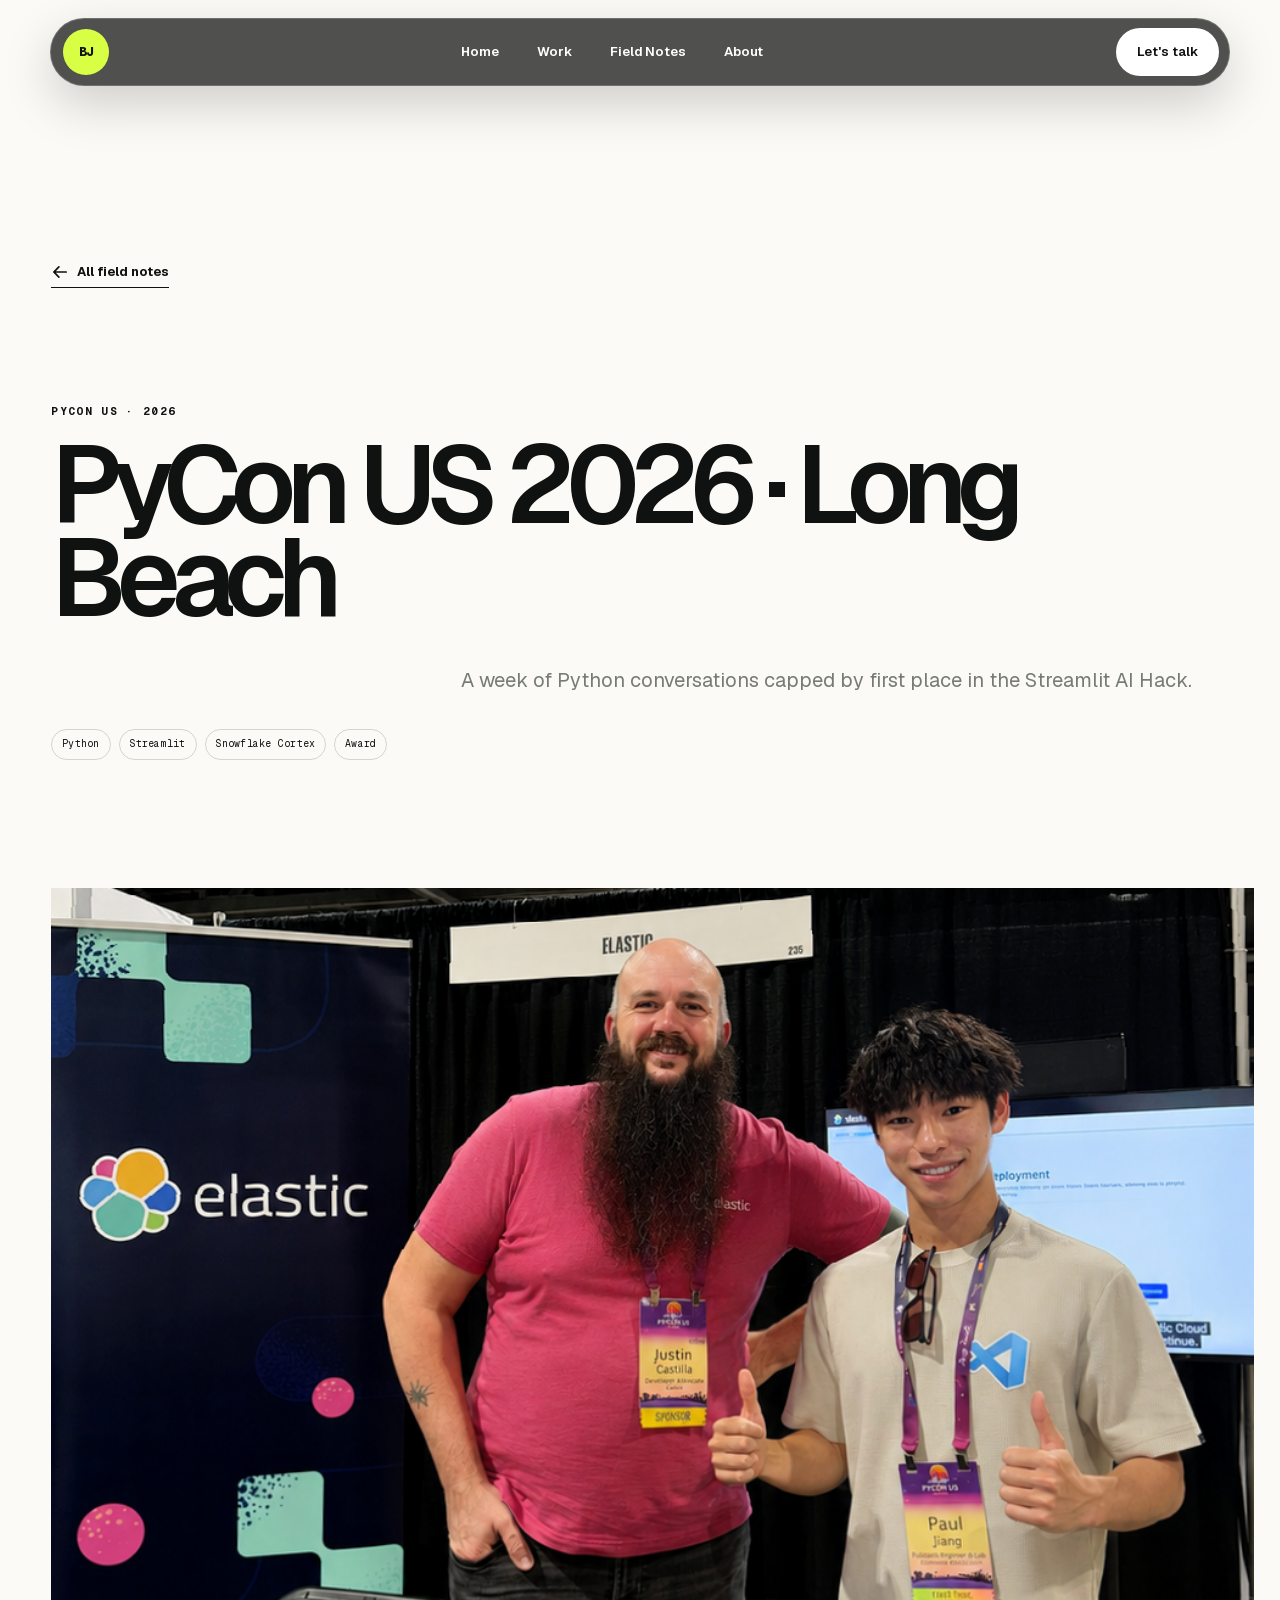
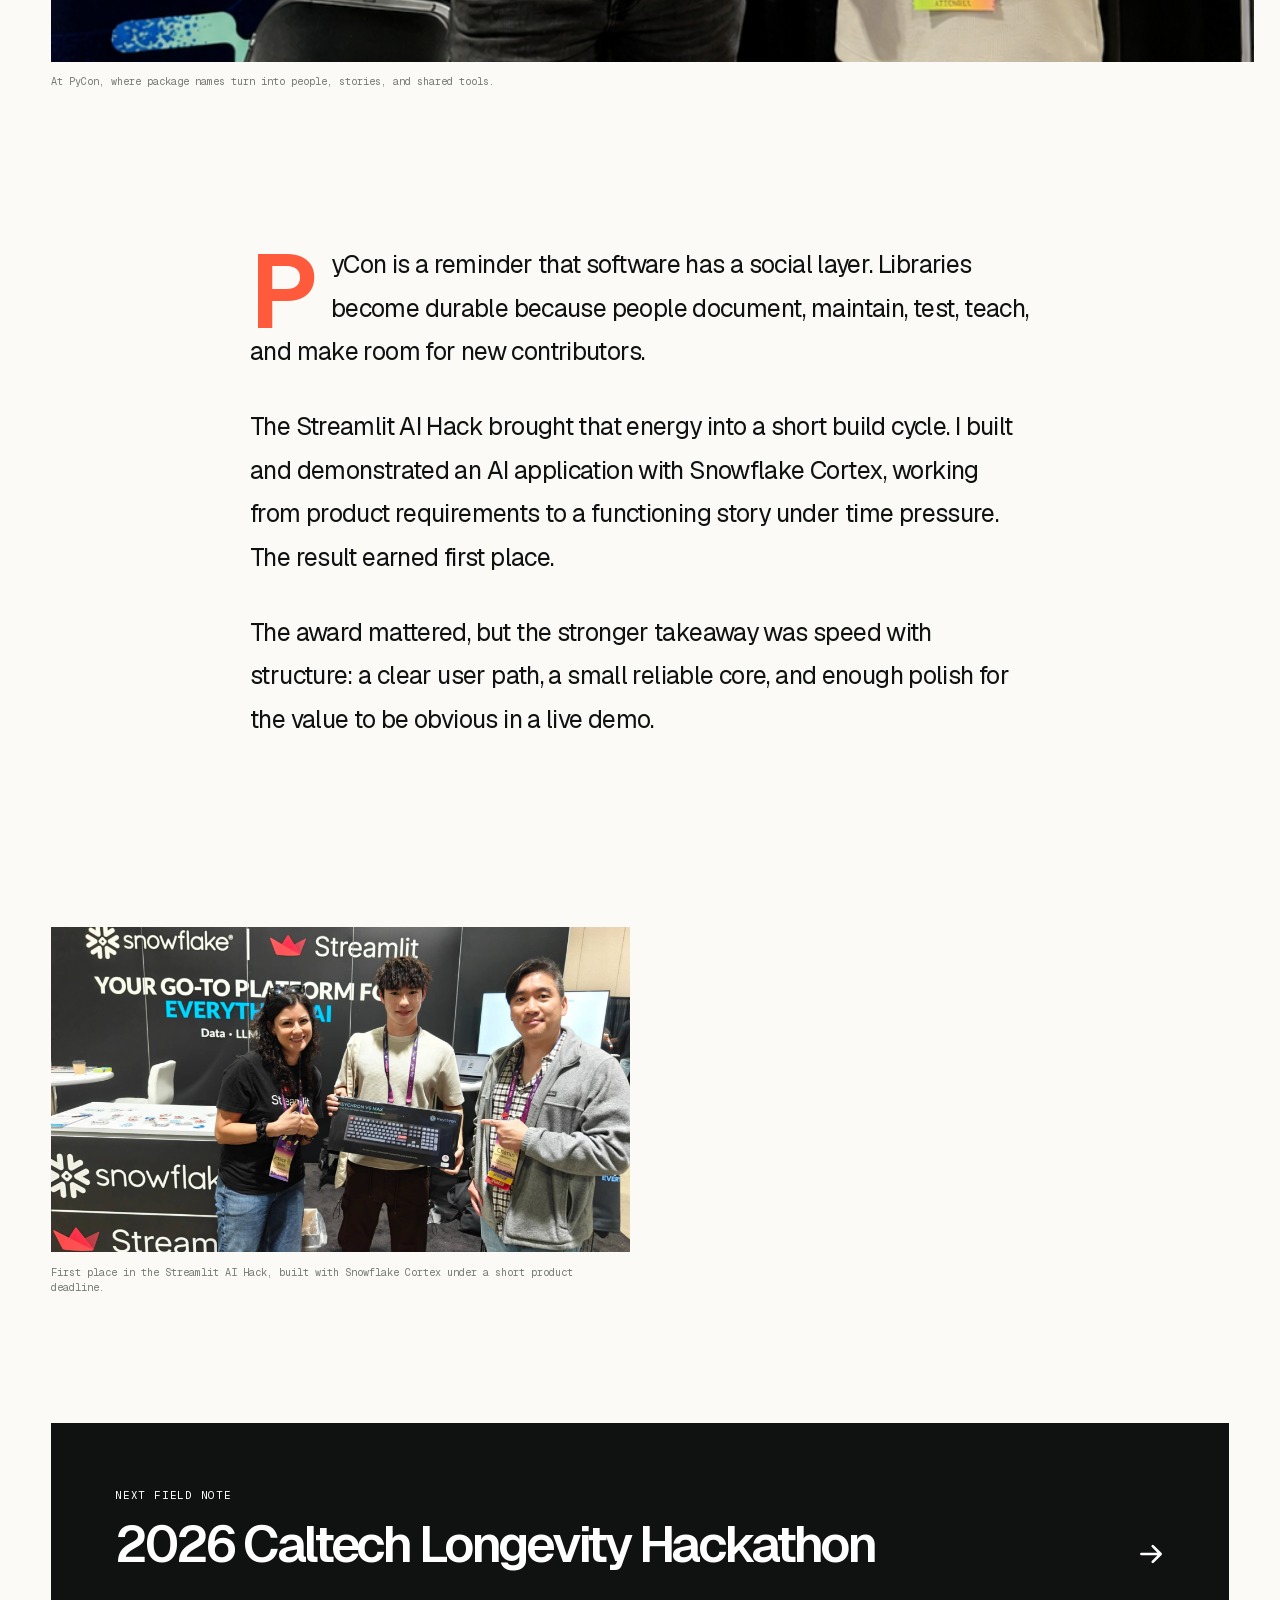
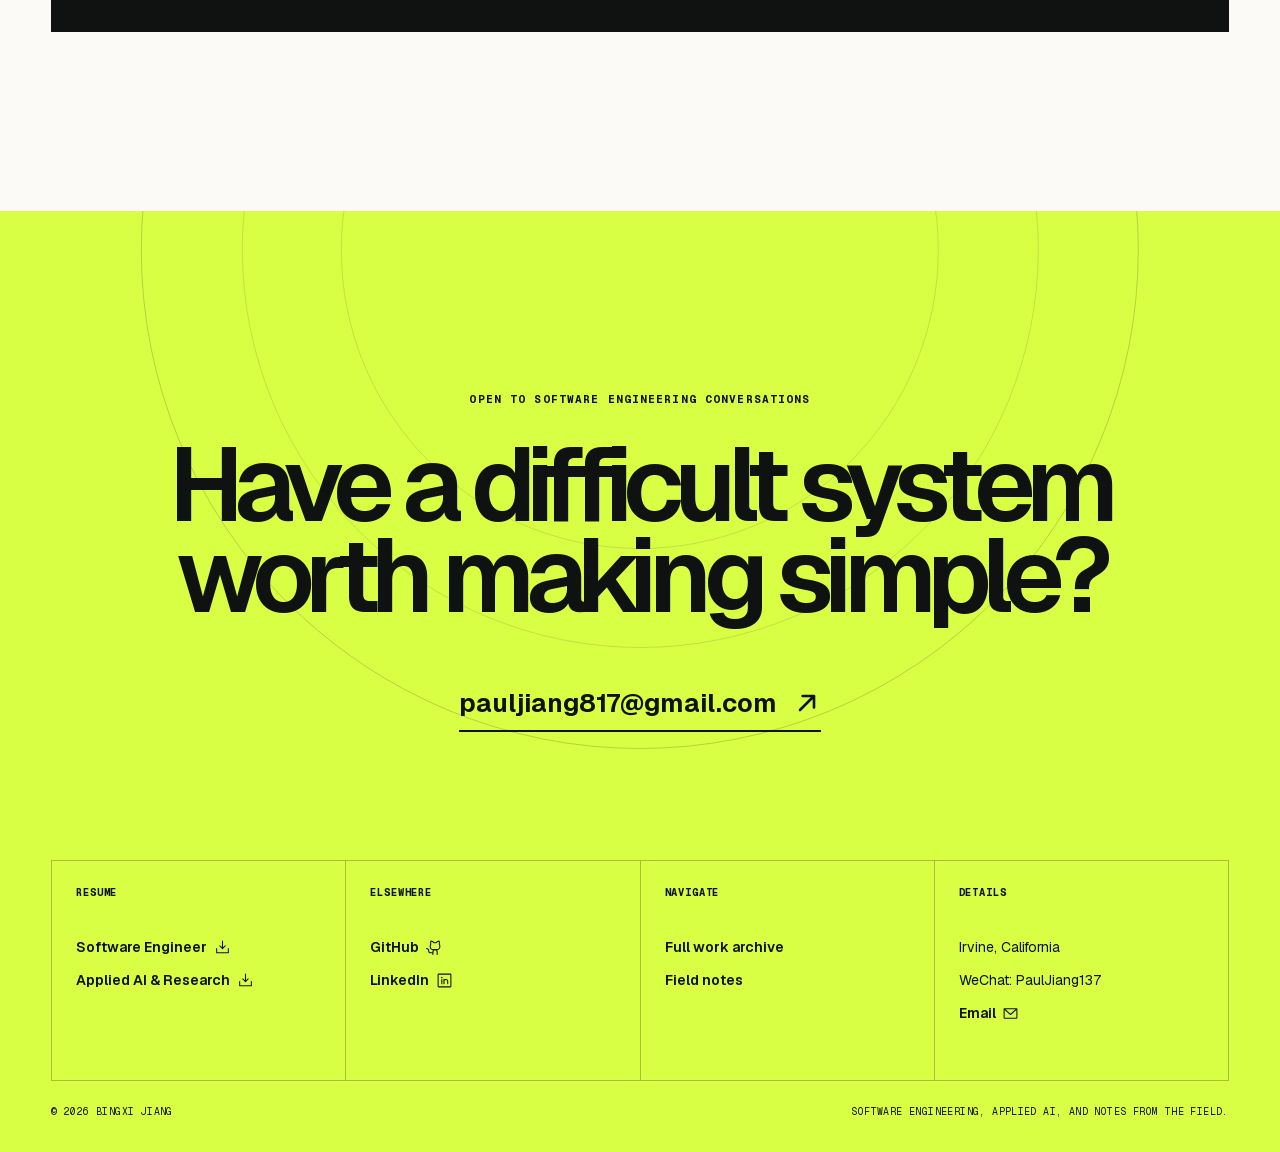
<file: field-notes/pycon-us-2026/index.html>
<!DOCTYPE html><html lang="en"><head><meta charSet="utf-8"/><meta name="viewport" content="width=device-width, initial-scale=1"/><link rel="preload" href="/_next/static/media/797e433ab948586e-s.p.08e28id.o-okb.woff2" as="font" crossorigin="" type="font/woff2"/><link rel="preload" href="/_next/static/media/caa3a2e1cccd8315-s.p.09~u27dqhyhd6.woff2" as="font" crossorigin="" type="font/woff2"/><link rel="preload" href="/media/field-notes/pycon.jpg" as="image"/><link rel="preload" href="/media/field-notes/streamlit-first-place.jpg" as="image"/><link rel="stylesheet" href="/_next/static/chunks/0di2cl8hwoy5i.css" data-precedence="next"/><link rel="preload" as="script" fetchPriority="low" href="/_next/static/chunks/15xrurgzs99gv.js"/><script src="/_next/static/chunks/0dgq26a5_oy.a.js" async=""></script><script src="/_next/static/chunks/0.rxwb~e6m~y..js" async=""></script><script src="/_next/static/chunks/0xc0e-xoylcq5.js" async=""></script><script src="/_next/static/chunks/turbopack-0jevxyrj_0mo_.js" async=""></script><script src="/_next/static/chunks/0l-r1ym040a5~.js" async=""></script><script src="/_next/static/chunks/0d3shmwh5_nmn.js" async=""></script><meta name="next-size-adjust" content=""/><title>PyCon US 2026 · Long Beach - Bingxi Jiang</title><meta name="description" content="A week of Python conversations capped by first place in the Streamlit AI Hack."/><meta name="codex-preview" content="development"/><meta property="og:title" content="PyCon US 2026 · Long Beach"/><meta property="og:description" content="A week of Python conversations capped by first place in the Streamlit AI Hack."/><meta property="og:image" content="https://bingxi-jiang.github.io/media/field-notes/pycon.jpg"/><meta name="twitter:card" content="summary_large_image"/><meta name="twitter:title" content="PyCon US 2026 · Long Beach"/><meta name="twitter:description" content="A week of Python conversations capped by first place in the Streamlit AI Hack."/><meta name="twitter:image" content="https://bingxi-jiang.github.io/media/field-notes/pycon.jpg"/><link rel="shortcut icon" href="/favicon.svg"/><link rel="icon" href="/favicon.svg"/><script src="/_next/static/chunks/03~yq9q893hmn.js" noModule=""></script><link rel="stylesheet" href="/v6-overrides.css"/></head><body class="geist_a71539c9-module__T19VSG__variable geist_mono_8d43a2aa-module__8Li5zG__variable"><div hidden=""><!--$--><!--/$--></div><a class="skip-link" href="#main-content">Skip to content</a><header class="site-nav-shell"><nav class="site-nav" aria-label="Primary navigation"><a class="nav-mark" href="/">BJ</a><div class="nav-links" aria-label="Desktop navigation"><a href="/">Home</a><a href="/work/">Work</a><a href="/field-notes/">Field Notes</a><a href="/#about">About</a></div><a class="nav-contact" href="mailto:pauljiang817@gmail.com">Let&#x27;s talk</a><button class="nav-menu-button" type="button" aria-label="Open navigation" aria-expanded="false"><svg xmlns="http://www.w3.org/2000/svg" width="20" height="20" fill="currentColor" viewBox="0 0 256 256"><path d="M228,128a12,12,0,0,1-12,12H40a12,12,0,0,1,0-24H216A12,12,0,0,1,228,128ZM40,76H216a12,12,0,0,0,0-24H40a12,12,0,0,0,0,24ZM216,180H40a12,12,0,0,0,0,24H216a12,12,0,0,0,0-24Z"></path></svg></button></nav></header><div id="main-content"><main class="inner-page note-detail"><header class="note-detail-hero"><a class="back-link" href="/field-notes/"><svg xmlns="http://www.w3.org/2000/svg" width="18" height="18" fill="currentColor" viewBox="0 0 256 256"><path d="M228,128a12,12,0,0,1-12,12H69l51.52,51.51a12,12,0,0,1-17,17l-72-72a12,12,0,0,1,0-17l72-72a12,12,0,0,1,17,17L69,116H216A12,12,0,0,1,228,128Z"></path></svg> All field notes</a><p class="eyebrow">PyCon US<!-- --> · <!-- -->2026</p><h1>PyCon US 2026 · Long Beach</h1><p>A week of Python conversations capped by first place in the Streamlit AI Hack.</p><div class="tag-row"><span>Python</span><span>Streamlit</span><span>Snowflake Cortex</span><span>Award</span></div></header><figure class="note-cover"><img src="/media/field-notes/pycon.jpg" alt="Bingxi Jiang at the PyCon US 2026 package wall" style="object-position:center 34%"/><figcaption>At PyCon, where package names turn into people, stories, and shared tools.</figcaption></figure><article class="note-body"><p>PyCon is a reminder that software has a social layer. Libraries become durable because people document, maintain, test, teach, and make room for new contributors.</p><p>The Streamlit AI Hack brought that energy into a short build cycle. I built and demonstrated an AI application with Snowflake Cortex, working from product requirements to a functioning story under time pressure. The result earned first place.</p><p>The award mattered, but the stronger takeaway was speed with structure: a clear user path, a small reliable core, and enough polish for the value to be obvious in a live demo.</p></article><section class="note-gallery" aria-label="PyCon US 2026 · Long Beach photo gallery"><figure><img src="/media/field-notes/streamlit-first-place.jpg" alt="Bingxi Jiang with Streamlit and Snowflake representatives after winning first place" style="object-position:center center"/><figcaption>First place in the Streamlit AI Hack, built with Snowflake Cortex under a short product deadline.</figcaption></figure></section><a class="next-note" href="/field-notes/caltech-longevity-hackathon-2026/"><span>Next field note</span><strong>2026 Caltech Longevity Hackathon</strong><svg xmlns="http://www.w3.org/2000/svg" width="28" height="28" fill="currentColor" viewBox="0 0 256 256"><path d="M224.49,136.49l-72,72a12,12,0,0,1-17-17L187,140H40a12,12,0,0,1,0-24H187L135.51,64.48a12,12,0,0,1,17-17l72,72A12,12,0,0,1,224.49,136.49Z"></path></svg></a></main><!--$--><!--/$--></div><footer class="site-footer" id="contact"><div class="footer-orbit" aria-hidden="true"></div><div class="footer-inner"><p class="footer-kicker">Open to software engineering conversations</p><h2>Have a difficult system<br/> worth making simple?</h2><a class="footer-email" href="mailto:pauljiang817@gmail.com">pauljiang817@gmail.com<svg xmlns="http://www.w3.org/2000/svg" width="28" height="28" fill="currentColor" viewBox="0 0 256 256"><path d="M204,64V168a12,12,0,0,1-24,0V93L72.49,200.49a12,12,0,0,1-17-17L163,76H88a12,12,0,0,1,0-24H192A12,12,0,0,1,204,64Z"></path></svg></a><div class="footer-grid"><div><span>Resume</span><a href="/resumes/Bingxi_Jiang_SWE_Resume.pdf" target="_blank">Software Engineer <svg xmlns="http://www.w3.org/2000/svg" width="17" height="17" fill="currentColor" viewBox="0 0 256 256"><path d="M224,144v64a8,8,0,0,1-8,8H40a8,8,0,0,1-8-8V144a8,8,0,0,1,16,0v56H208V144a8,8,0,0,1,16,0Zm-101.66,5.66a8,8,0,0,0,11.32,0l40-40a8,8,0,0,0-11.32-11.32L136,124.69V32a8,8,0,0,0-16,0v92.69L93.66,98.34a8,8,0,0,0-11.32,11.32Z"></path></svg></a><a href="/resumes/Bingxi_Jiang_MLE_Resume.pdf" target="_blank">Applied AI &amp; Research <svg xmlns="http://www.w3.org/2000/svg" width="17" height="17" fill="currentColor" viewBox="0 0 256 256"><path d="M224,144v64a8,8,0,0,1-8,8H40a8,8,0,0,1-8-8V144a8,8,0,0,1,16,0v56H208V144a8,8,0,0,1,16,0Zm-101.66,5.66a8,8,0,0,0,11.32,0l40-40a8,8,0,0,0-11.32-11.32L136,124.69V32a8,8,0,0,0-16,0v92.69L93.66,98.34a8,8,0,0,0-11.32,11.32Z"></path></svg></a></div><div><span>Elsewhere</span><a href="https://github.com/Bingxi-Jiang" target="_blank" rel="noreferrer">GitHub <svg xmlns="http://www.w3.org/2000/svg" width="17" height="17" fill="currentColor" viewBox="0 0 256 256"><path d="M208.31,75.68A59.78,59.78,0,0,0,202.93,28,8,8,0,0,0,196,24a59.75,59.75,0,0,0-48,24H124A59.75,59.75,0,0,0,76,24a8,8,0,0,0-6.93,4,59.78,59.78,0,0,0-5.38,47.68A58.14,58.14,0,0,0,56,104v8a56.06,56.06,0,0,0,48.44,55.47A39.8,39.8,0,0,0,96,192v8H72a24,24,0,0,1-24-24A40,40,0,0,0,8,136a8,8,0,0,0,0,16,24,24,0,0,1,24,24,40,40,0,0,0,40,40H96v16a8,8,0,0,0,16,0V192a24,24,0,0,1,48,0v40a8,8,0,0,0,16,0V192a39.8,39.8,0,0,0-8.44-24.53A56.06,56.06,0,0,0,216,112v-8A58.14,58.14,0,0,0,208.31,75.68ZM200,112a40,40,0,0,1-40,40H112a40,40,0,0,1-40-40v-8a41.74,41.74,0,0,1,6.9-22.48A8,8,0,0,0,80,73.83a43.81,43.81,0,0,1,.79-33.58,43.88,43.88,0,0,1,32.32,20.06A8,8,0,0,0,119.82,64h32.35a8,8,0,0,0,6.74-3.69,43.87,43.87,0,0,1,32.32-20.06A43.81,43.81,0,0,1,192,73.83a8.09,8.09,0,0,0,1,7.65A41.72,41.72,0,0,1,200,104Z"></path></svg></a><a href="https://www.linkedin.com/in/bingxi-jiang/" target="_blank" rel="noreferrer">LinkedIn <svg xmlns="http://www.w3.org/2000/svg" width="17" height="17" fill="currentColor" viewBox="0 0 256 256"><path d="M216,24H40A16,16,0,0,0,24,40V216a16,16,0,0,0,16,16H216a16,16,0,0,0,16-16V40A16,16,0,0,0,216,24Zm0,192H40V40H216V216ZM96,112v64a8,8,0,0,1-16,0V112a8,8,0,0,1,16,0Zm88,28v36a8,8,0,0,1-16,0V140a20,20,0,0,0-40,0v36a8,8,0,0,1-16,0V112a8,8,0,0,1,15.79-1.78A36,36,0,0,1,184,140ZM100,84A12,12,0,1,1,88,72,12,12,0,0,1,100,84Z"></path></svg></a></div><div><span>Navigate</span><a href="/work/">Full work archive</a><a href="/field-notes/">Field notes</a></div><div><span>Details</span><p>Irvine, California</p><p>WeChat: <!-- -->PaulJiang137</p><a href="mailto:pauljiang817@gmail.com">Email <svg xmlns="http://www.w3.org/2000/svg" width="17" height="17" fill="currentColor" viewBox="0 0 256 256"><path d="M224,48H32a8,8,0,0,0-8,8V192a16,16,0,0,0,16,16H216a16,16,0,0,0,16-16V56A8,8,0,0,0,224,48ZM203.43,64,128,133.15,52.57,64ZM216,192H40V74.19l82.59,75.71a8,8,0,0,0,10.82,0L216,74.19V192Z"></path></svg></a></div></div><div class="footer-bottom"><p>© <!-- -->2026<!-- --> Bingxi Jiang</p><p>Software engineering, applied AI, and notes from the field.</p></div></div></footer><script src="/_next/static/chunks/15xrurgzs99gv.js" id="_R_" async=""></script><script>(self.__next_f=self.__next_f||[]).push([0])</script><script>self.__next_f.push([1,"1:\"$Sreact.fragment\"\n2:I[50844,[\"/_next/static/chunks/0l-r1ym040a5~.js\",\"/_next/static/chunks/0d3shmwh5_nmn.js\"],\"SiteNav\"]\n3:I[39756,[\"/_next/static/chunks/0l-r1ym040a5~.js\",\"/_next/static/chunks/0d3shmwh5_nmn.js\"],\"default\"]\n4:I[37457,[\"/_next/static/chunks/0l-r1ym040a5~.js\",\"/_next/static/chunks/0d3shmwh5_nmn.js\"],\"default\"]\ne:I[68027,[\"/_next/static/chunks/0l-r1ym040a5~.js\",\"/_next/static/chunks/0d3shmwh5_nmn.js\"],\"default\",1]\n:HL[\"/_next/static/chunks/0di2cl8hwoy5i.css\",\"style\"]\n:HL[\"/_next/static/media/797e433ab948586e-s.p.08e28id.o-okb.woff2\",\"font\",{\"crossOrigin\":\"\",\"type\":\"font/woff2\"}]\n:HL[\"/_next/static/media/caa3a2e1cccd8315-s.p.09~u27dqhyhd6.woff2\",\"font\",{\"crossOrigin\":\"\",\"type\":\"font/woff2\"}]\n"])</script><script>self.__next_f.push([1,"0:{\"P\":null,\"c\":[\"\",\"field-notes\",\"pycon-us-2026\",\"\"],\"q\":\"\",\"i\":false,\"f\":[[[\"\",{\"children\":[\"field-notes\",{\"children\":[[\"slug\",\"pycon-us-2026\",\"d\",null],{\"children\":[\"__PAGE__\",{}]}]}]},\"$undefined\",\"$undefined\",16],[[\"$\",\"$1\",\"c\",{\"children\":[[[\"$\",\"link\",\"0\",{\"rel\":\"stylesheet\",\"href\":\"/_next/static/chunks/0di2cl8hwoy5i.css\",\"precedence\":\"next\",\"crossOrigin\":\"$undefined\",\"nonce\":\"$undefined\"}],[\"$\",\"script\",\"script-0\",{\"src\":\"/_next/static/chunks/0l-r1ym040a5~.js\",\"async\":true,\"nonce\":\"$undefined\"}],[\"$\",\"script\",\"script-1\",{\"src\":\"/_next/static/chunks/0d3shmwh5_nmn.js\",\"async\":true,\"nonce\":\"$undefined\"}]],[\"$\",\"html\",null,{\"lang\":\"en\",\"children\":[\"$\",\"body\",null,{\"className\":\"geist_a71539c9-module__T19VSG__variable geist_mono_8d43a2aa-module__8Li5zG__variable\",\"children\":[[\"$\",\"a\",null,{\"className\":\"skip-link\",\"href\":\"#main-content\",\"children\":\"Skip to content\"}],[\"$\",\"$L2\",null,{}],[\"$\",\"div\",null,{\"id\":\"main-content\",\"children\":[\"$\",\"$L3\",null,{\"parallelRouterKey\":\"children\",\"error\":\"$undefined\",\"errorStyles\":\"$undefined\",\"errorScripts\":\"$undefined\",\"template\":[\"$\",\"$L4\",null,{}],\"templateStyles\":\"$undefined\",\"templateScripts\":\"$undefined\",\"notFound\":[[[\"$\",\"title\",null,{\"children\":\"404: This page could not be found.\"}],[\"$\",\"div\",null,{\"style\":{\"fontFamily\":\"system-ui,\\\"Segoe UI\\\",Roboto,Helvetica,Arial,sans-serif,\\\"Apple Color Emoji\\\",\\\"Segoe UI Emoji\\\"\",\"height\":\"100vh\",\"textAlign\":\"center\",\"display\":\"flex\",\"flexDirection\":\"column\",\"alignItems\":\"center\",\"justifyContent\":\"center\"},\"children\":[\"$\",\"div\",null,{\"children\":[[\"$\",\"style\",null,{\"dangerouslySetInnerHTML\":{\"__html\":\"body{color:#000;background:#fff;margin:0}.next-error-h1{border-right:1px solid rgba(0,0,0,.3)}@media (prefers-color-scheme:dark){body{color:#fff;background:#000}.next-error-h1{border-right:1px solid rgba(255,255,255,.3)}}\"}}],[\"$\",\"h1\",null,{\"className\":\"next-error-h1\",\"style\":{\"display\":\"inline-block\",\"margin\":\"0 20px 0 0\",\"padding\":\"0 23px 0 0\",\"fontSize\":24,\"fontWeight\":500,\"verticalAlign\":\"top\",\"lineHeight\":\"49px\"},\"children\":404}],[\"$\",\"div\",null,{\"style\":{\"display\":\"inline-block\"},\"children\":[\"$\",\"h2\",null,{\"style\":{\"fontSize\":14,\"fontWeight\":400,\"lineHeight\":\"49px\",\"margin\":0},\"children\":\"This page could not be found.\"}]}]]}]}]],[]],\"forbidden\":\"$undefined\",\"unauthorized\":\"$undefined\"}]}],[\"$\",\"footer\",null,{\"className\":\"site-footer\",\"id\":\"contact\",\"children\":[[\"$\",\"div\",null,{\"className\":\"footer-orbit\",\"aria-hidden\":\"true\"}],[\"$\",\"div\",null,{\"className\":\"footer-inner\",\"children\":[[\"$\",\"p\",null,{\"className\":\"footer-kicker\",\"children\":\"Open to software engineering conversations\"}],[\"$\",\"h2\",null,{\"children\":[\"Have a difficult system\",[\"$\",\"br\",null,{}],\" worth making simple?\"]}],[\"$\",\"a\",null,{\"className\":\"footer-email\",\"href\":\"mailto:pauljiang817@gmail.com\",\"children\":[\"pauljiang817@gmail.com\",[\"$\",\"svg\",null,{\"ref\":\"$undefined\",\"xmlns\":\"http://www.w3.org/2000/svg\",\"width\":28,\"height\":28,\"fill\":\"currentColor\",\"viewBox\":\"0 0 256 256\",\"transform\":\"$undefined\",\"children\":[false,\"$undefined\",[\"$\",\"path\",null,{\"d\":\"M204,64V168a12,12,0,0,1-24,0V93L72.49,200.49a12,12,0,0,1-17-17L163,76H88a12,12,0,0,1,0-24H192A12,12,0,0,1,204,64Z\"}]]}]]}],[\"$\",\"div\",null,{\"className\":\"footer-grid\",\"children\":[[\"$\",\"div\",null,{\"children\":[[\"$\",\"span\",null,{\"children\":\"Resume\"}],[\"$\",\"a\",null,{\"href\":\"/resumes/Bingxi_Jiang_SWE_Resume.pdf\",\"target\":\"_blank\",\"children\":[\"Software Engineer \",[\"$\",\"svg\",null,{\"ref\":\"$undefined\",\"xmlns\":\"http://www.w3.org/2000/svg\",\"width\":17,\"height\":17,\"fill\":\"currentColor\",\"viewBox\":\"0 0 256 256\",\"transform\":\"$undefined\",\"children\":[false,\"$undefined\",[\"$\",\"path\",null,{\"d\":\"M224,144v64a8,8,0,0,1-8,8H40a8,8,0,0,1-8-8V144a8,8,0,0,1,16,0v56H208V144a8,8,0,0,1,16,0Zm-101.66,5.66a8,8,0,0,0,11.32,0l40-40a8,8,0,0,0-11.32-11.32L136,124.69V32a8,8,0,0,0-16,0v92.69L93.66,98.34a8,8,0,0,0-11.32,11.32Z\"}]]}]]}],[\"$\",\"a\",null,{\"href\":\"/resumes/Bingxi_Jiang_MLE_Resume.pdf\",\"target\":\"_blank\",\"children\":[\"Applied AI & Research \",[\"$\",\"svg\",null,{\"ref\":\"$undefined\",\"xmlns\":\"http://www.w3.org/2000/svg\",\"width\":17,\"height\":17,\"fill\":\"currentColor\",\"viewBox\":\"0 0 256 256\",\"transform\":\"$undefined\",\"children\":[false,\"$undefined\",[\"$\",\"path\",null,{\"d\":\"M224,144v64a8,8,0,0,1-8,8H40a8,8,0,0,1-8-8V144a8,8,0,0,1,16,0v56H208V144a8,8,0,0,1,16,0Zm-101.66,5.66a8,8,0,0,0,11.32,0l40-40a8,8,0,0,0-11.32-11.32L136,124.69V32a8,8,0,0,0-16,0v92.69L93.66,98.34a8,8,0,0,0-11.32,11.32Z\"}]]}]]}]]}],[\"$\",\"div\",null,{\"children\":[[\"$\",\"span\",null,{\"children\":\"Elsewhere\"}],[\"$\",\"a\",null,{\"href\":\"https://github.com/Bingxi-Jiang\",\"target\":\"_blank\",\"rel\":\"noreferrer\",\"children\":[\"GitHub \",[\"$\",\"svg\",null,{\"ref\":\"$undefined\",\"xmlns\":\"http://www.w3.org/2000/svg\",\"width\":17,\"height\":17,\"fill\":\"currentColor\",\"viewBox\":\"0 0 256 256\",\"transform\":\"$undefined\",\"children\":[false,\"$undefined\",[\"$\",\"path\",null,{\"d\":\"M208.31,75.68A59.78,59.78,0,0,0,202.93,28,8,8,0,0,0,196,24a59.75,59.75,0,0,0-48,24H124A59.75,59.75,0,0,0,76,24a8,8,0,0,0-6.93,4,59.78,59.78,0,0,0-5.38,47.68A58.14,58.14,0,0,0,56,104v8a56.06,56.06,0,0,0,48.44,55.47A39.8,39.8,0,0,0,96,192v8H72a24,24,0,0,1-24-24A40,40,0,0,0,8,136a8,8,0,0,0,0,16,24,24,0,0,1,24,24,40,40,0,0,0,40,40H96v16a8,8,0,0,0,16,0V192a24,24,0,0,1,48,0v40a8,8,0,0,0,16,0V192a39.8,39.8,0,0,0-8.44-24.53A56.06,56.06,0,0,0,216,112v-8A58.14,58.14,0,0,0,208.31,75.68ZM200,112a40,40,0,0,1-40,40H112a40,40,0,0,1-40-40v-8a41.74,41.74,0,0,1,6.9-22.48A8,8,0,0,0,80,73.83a43"])</script><script>self.__next_f.push([1,".81,43.81,0,0,1,.79-33.58,43.88,43.88,0,0,1,32.32,20.06A8,8,0,0,0,119.82,64h32.35a8,8,0,0,0,6.74-3.69,43.87,43.87,0,0,1,32.32-20.06A43.81,43.81,0,0,1,192,73.83a8.09,8.09,0,0,0,1,7.65A41.72,41.72,0,0,1,200,104Z\"}]]}]]}],\"$L5\"]}],\"$L6\",\"$L7\"]}],\"$L8\"]}]]}]]}]}]]}],{\"children\":[\"$L9\",{\"children\":[\"$La\",{\"children\":[\"$Lb\",{},null,false,null]},null,false,\"$@c\"]},null,false,\"$@c\"]},null,false,null],\"$Ld\",false]],\"m\":\"$undefined\",\"G\":[\"$e\",[\"$Lf\"]],\"S\":true,\"h\":null,\"s\":\"$undefined\",\"l\":\"$undefined\",\"p\":\"$undefined\",\"d\":\"$undefined\",\"b\":\"0lChVgp0dmZomebFBqFLX\"}\n10:I[22016,[\"/_next/static/chunks/0l-r1ym040a5~.js\",\"/_next/static/chunks/0d3shmwh5_nmn.js\"],\"\"]\n12:I[97367,[\"/_next/static/chunks/0l-r1ym040a5~.js\",\"/_next/static/chunks/0d3shmwh5_nmn.js\"],\"OutletBoundary\"]\n13:\"$Sreact.suspense\"\n16:I[97367,[\"/_next/static/chunks/0l-r1ym040a5~.js\",\"/_next/static/chunks/0d3shmwh5_nmn.js\"],\"ViewportBoundary\"]\n18:I[97367,[\"/_next/static/chunks/0l-r1ym040a5~.js\",\"/_next/static/chunks/0d3shmwh5_nmn.js\"],\"MetadataBoundary\"]\n5:[\"$\",\"a\",null,{\"href\":\"https://www.linkedin.com/in/bingxi-jiang/\",\"target\":\"_blank\",\"rel\":\"noreferrer\",\"children\":[\"LinkedIn \",[\"$\",\"svg\",null,{\"ref\":\"$undefined\",\"xmlns\":\"http://www.w3.org/2000/svg\",\"width\":17,\"height\":17,\"fill\":\"currentColor\",\"viewBox\":\"0 0 256 256\",\"transform\":\"$undefined\",\"children\":[false,\"$undefined\",[\"$\",\"path\",null,{\"d\":\"M216,24H40A16,16,0,0,0,24,40V216a16,16,0,0,0,16,16H216a16,16,0,0,0,16-16V40A16,16,0,0,0,216,24Zm0,192H40V40H216V216ZM96,112v64a8,8,0,0,1-16,0V112a8,8,0,0,1,16,0Zm88,28v36a8,8,0,0,1-16,0V140a20,20,0,0,0-40,0v36a8,8,0,0,1-16,0V112a8,8,0,0,1,15.79-1.78A36,36,0,0,1,184,140ZM100,84A12,12,0,1,1,88,72,12,12,0,0,1,100,84Z\"}]]}]]}]\n6:[\"$\",\"div\",null,{\"children\":[[\"$\",\"span\",null,{\"children\":\"Navigate\"}],[\"$\",\"$L10\",null,{\"href\":\"/work\",\"children\":\"Full work archive\"}],[\"$\",\"$L10\",null,{\"href\":\"/field-notes\",\"children\":\"Field notes\"}]]}]\n7:[\"$\",\"div\",null,{\"children\":[[\"$\",\"span\",null,{\"children\":\"Details\"}],[\"$\",\"p\",null,{\"children\":\"Irvine, California\"}],[\"$\",\"p\",null,{\"children\":[\"WeChat: \",\"PaulJiang137\"]}],[\"$\",\"a\",null,{\"href\":\"mailto:pauljiang817@gmail.com\",\"children\":[\"Email \",[\"$\",\"svg\",null,{\"ref\":\"$undefined\",\"xmlns\":\"http://www.w3.org/2000/svg\",\"width\":17,\"height\":17,\"fill\":\"currentColor\",\"viewBox\":\"0 0 256 256\",\"transform\":\"$undefined\",\"children\":[false,\"$undefined\",[\"$\",\"path\",null,{\"d\":\"M224,48H32a8,8,0,0,0-8,8V192a16,16,0,0,0,16,16H216a16,16,0,0,0,16-16V56A8,8,0,0,0,224,48ZM203.43,64,128,133.15,52.57,64ZM216,192H40V74.19l82.59,75.71a8,8,0,0,0,10.82,0L216,74.19V192Z\"}]]}]]}]]}]\n8:[\"$\",\"div\",null,{\"className\":\"footer-bottom\",\"children\":[[\"$\",\"p\",null,{\"children\":[\"© \",2026,\" Bingxi Jiang\"]}],[\"$\",\"p\",null,{\"children\":\"Software engineering, applied AI, and notes from the field.\"}]]}]\n9:[\"$\",\"$1\",\"c\",{\"children\":[null,[\"$\",\"$L3\",null,{\"parallelRouterKey\":\"children\",\"error\":\"$undefined\",\"errorStyles\":\"$undefined\",\"errorScripts\":\"$undefined\",\"template\":[\"$\",\"$L4\",null,{}],\"templateStyles\":\"$undefined\",\"templateScripts\":\"$undefined\",\"notFound\":\"$undefined\",\"forbidden\":\"$undefined\",\"unauthorized\":\"$undefined\"}]]}]\na:[\"$\",\"$1\",\"c\",{\"children\":[null,[\"$\",\"$L3\",null,{\"parallelRouterKey\":\"children\",\"error\":\"$undefined\",\"errorStyles\":\"$undefined\",\"errorScripts\":\"$undefined\",\"template\":[\"$\",\"$L4\",null,{}],\"templateStyles\":\"$undefined\",\"templateScripts\":\"$undefined\",\"notFound\":\"$undefined\",\"forbidden\":\"$undefined\",\"unauthorized\":\"$undefined\"}]]}]\nb:[\"$\",\"$1\",\"c\",{\"ch"])</script><script>self.__next_f.push([1,"ildren\":[\"$L11\",null,[\"$\",\"$L12\",null,{\"children\":[\"$\",\"$13\",null,{\"name\":\"Next.MetadataOutlet\",\"childre"])</script><script>self.__next_f.push([1,"n\":\"$@14\"}]}]]}]\n15:[]\nc:\"$W15\"\nd:[\"$\",\"$1\",\"h\",{\"children\":[null,[\"$\",\"$L16\",null,{\"children\":\"$L17\"}],[\"$\",\"div\",null,{\"hidden\":true,\"children\":[\"$\",\"$L18\",null,{\"children\":[\"$\",\"$13\",null,{\"name\":\"Next.Metadata\",\"children\":\"$L19\"}]}]}],[\"$\",\"meta\",null,{\"name\":\"next-size-adjust\",\"content\":\"\"}]]}]\nf:[\"$\",\"link\",\"0\",{\"rel\":\"stylesheet\",\"href\":\"/_next/static/chunks/0di2cl8hwoy5i.css\",\"precedence\":\"next\",\"crossOrigin\":\"$undefined\",\"nonce\":\"$undefined\"}]\n:HL[\"/media/field-notes/pycon.jpg\",\"image\"]\n:HL[\"/media/field-notes/streamlit-first-place.jpg\",\"image\"]\n11:[\"$\",\"main\",null,{\"className\":\"inner-page note-detail\",\"children\":[[\"$\",\"header\",null,{\"className\":\"note-detail-hero\",\"children\":[[\"$\",\"$L10\",null,{\"href\":\"/field-notes\",\"className\":\"back-link\",\"children\":[[\"$\",\"svg\",null,{\"ref\":\"$undefined\",\"xmlns\":\"http://www.w3.org/2000/svg\",\"width\":18,\"height\":18,\"fill\":\"currentColor\",\"viewBox\":\"0 0 256 256\",\"transform\":\"$undefined\",\"children\":[false,\"$undefined\",[\"$\",\"path\",null,{\"d\":\"M228,128a12,12,0,0,1-12,12H69l51.52,51.51a12,12,0,0,1-17,17l-72-72a12,12,0,0,1,0-17l72-72a12,12,0,0,1,17,17L69,116H216A12,12,0,0,1,228,128Z\"}]]}],\" All field notes\"]}],[\"$\",\"p\",null,{\"className\":\"eyebrow\",\"children\":[\"PyCon US\",\" · \",\"2026\"]}],[\"$\",\"h1\",null,{\"children\":\"PyCon US 2026 · Long Beach\"}],[\"$\",\"p\",null,{\"children\":\"A week of Python conversations capped by first place in the Streamlit AI Hack.\"}],[\"$\",\"div\",null,{\"className\":\"tag-row\",\"children\":[[\"$\",\"span\",\"Python\",{\"children\":\"Python\"}],[\"$\",\"span\",\"Streamlit\",{\"children\":\"Streamlit\"}],[\"$\",\"span\",\"Snowflake Cortex\",{\"children\":\"Snowflake Cortex\"}],[\"$\",\"span\",\"Award\",{\"children\":\"Award\"}]]}]]}],[\"$\",\"figure\",null,{\"className\":\"note-cover\",\"children\":[[\"$\",\"img\",null,{\"src\":\"/media/field-notes/pycon.jpg\",\"alt\":\"Bingxi Jiang at the PyCon US 2026 package wall\",\"style\":{\"objectPosition\":\"center 34%\"}}],[\"$\",\"figcaption\",null,{\"children\":\"At PyCon, where package names turn into people, stories, and shared tools.\"}]]}],[\"$\",\"article\",null,{\"className\":\"note-body\",\"children\":[[\"$\",\"p\",\"PyCon is a reminder that software has a social layer. Libraries become durable because people document, maintain, test, teach, and make room for new contributors.\",{\"children\":\"PyCon is a reminder that software has a social layer. Libraries become durable because people document, maintain, test, teach, and make room for new contributors.\"}],[\"$\",\"p\",\"The Streamlit AI Hack brought that energy into a short build cycle. I built and demonstrated an AI application with Snowflake Cortex, working from product requirements to a functioning story under time pressure. The result earned first place.\",{\"children\":\"The Streamlit AI Hack brought that energy into a short build cycle. I built and demonstrated an AI application with Snowflake Cortex, working from product requirements to a functioning story under time pressure. The result earned first place.\"}],[\"$\",\"p\",\"The award mattered, but the stronger takeaway was speed with structure: a clear user path, a small reliable core, and enough polish for the value to be obvious in a live demo.\",{\"children\":\"The award mattered, but the stronger takeaway was speed with structure: a clear user path, a small reliable core, and enough polish for the value to be obvious in a live demo.\"}]]}],[\"$\",\"section\",null,{\"className\":\"note-gallery\",\"aria-label\":\"PyCon US 2026 · Long Beach photo gallery\",\"children\":[[\"$\",\"figure\",\"/media/field-notes/streamlit-first-place.jpg\",{\"children\":[[\"$\",\"img\",null,{\"src\":\"/media/field-notes/streamlit-first-place.jpg\",\"alt\":\"Bingxi Jiang with Streamlit and Snowflake representatives after winning first place\",\"style\":{\"objectPosition\":\"center center\"}}],[\"$\",\"figcaption\",null,{\"children\":\"First place in the Streamlit AI Hack, built with Snowflake Cortex under a short product deadline.\"}]]}]]}],[\"$\",\"$L10\",null,{\"className\":\"nex"])</script><script>self.__next_f.push([1,"t-note\",\"href\":\"/field-notes/caltech-longevity-hackathon-2026\",\"children\":[[\"$\",\"span\",null,{\"children\":\"Next field note\"}],[\"$"])</script><script>self.__next_f.push([1,"\",\"strong\",null,{\"children\":\"2026 Caltech Longevity Hackathon\"}],[\"$\",\"svg\",null,{\"ref\":\"$undefined\",\"xmlns\":\"http://www.w3.org/2000/svg\",\"width\":28,\"height\":28,\"fill\":\"currentColor\",\"viewBox\":\"0 0 256 256\",\"transform\":\"$undefined\",\"children\":[false,\"$undefined\",[\"$\",\"path\",null,{\"d\":\"M224.49,136.49l-72,72a12,12,0,0,1-17-17L187,140H40a12,12,0,0,1,0-24H187L135.51,64.48a12,12,0,0,1,17-17l72,72A12,12,0,0,1,224.49,136.49Z\"}]]}]]}]]}]\n17:[[\"$\",\"meta\",\"0\",{\"charSet\":\"utf-8\"}],[\"$\",\"meta\",\"1\",{\"name\":\"viewport\",\"content\":\"width=device-width, initial-scale=1\"}]]\n1a:I[27201,[\"/_next/static/chunks/0l-r1ym040a5~.js\",\"/_next/static/chunks/0d3shmwh5_nmn.js\"],\"IconMark\"]\n14:null\n19:[[\"$\",\"title\",\"0\",{\"children\":\"PyCon US 2026 · Long Beach - Bingxi Jiang\"}],[\"$\",\"meta\",\"1\",{\"name\":\"description\",\"content\":\"A week of Python conversations capped by first place in the Streamlit AI Hack.\"}],[\"$\",\"meta\",\"2\",{\"name\":\"codex-preview\",\"content\":\"development\"}],[\"$\",\"meta\",\"3\",{\"property\":\"og:title\",\"content\":\"PyCon US 2026 · Long Beach\"}],[\"$\",\"meta\",\"4\",{\"property\":\"og:description\",\"content\":\"A week of Python conversations capped by first place in the Streamlit AI Hack.\"}],[\"$\",\"meta\",\"5\",{\"property\":\"og:image\",\"content\":\"https://bingxi-jiang.github.io/media/field-notes/pycon.jpg\"}],[\"$\",\"meta\",\"6\",{\"name\":\"twitter:card\",\"content\":\"summary_large_image\"}],[\"$\",\"meta\",\"7\",{\"name\":\"twitter:title\",\"content\":\"PyCon US 2026 · Long Beach\"}],[\"$\",\"meta\",\"8\",{\"name\":\"twitter:description\",\"content\":\"A week of Python conversations capped by first place in the Streamlit AI Hack.\"}],[\"$\",\"meta\",\"9\",{\"name\":\"twitter:image\",\"content\":\"https://bingxi-jiang.github.io/media/field-notes/pycon.jpg\"}],[\"$\",\"link\",\"10\",{\"rel\":\"shortcut icon\",\"href\":\"/favicon.svg\"}],[\"$\",\"link\",\"11\",{\"rel\":\"icon\",\"href\":\"/favicon.svg\"}],[\"$\",\"$L1a\",\"12\",{}]]\n"])</script></body></html>
</file>
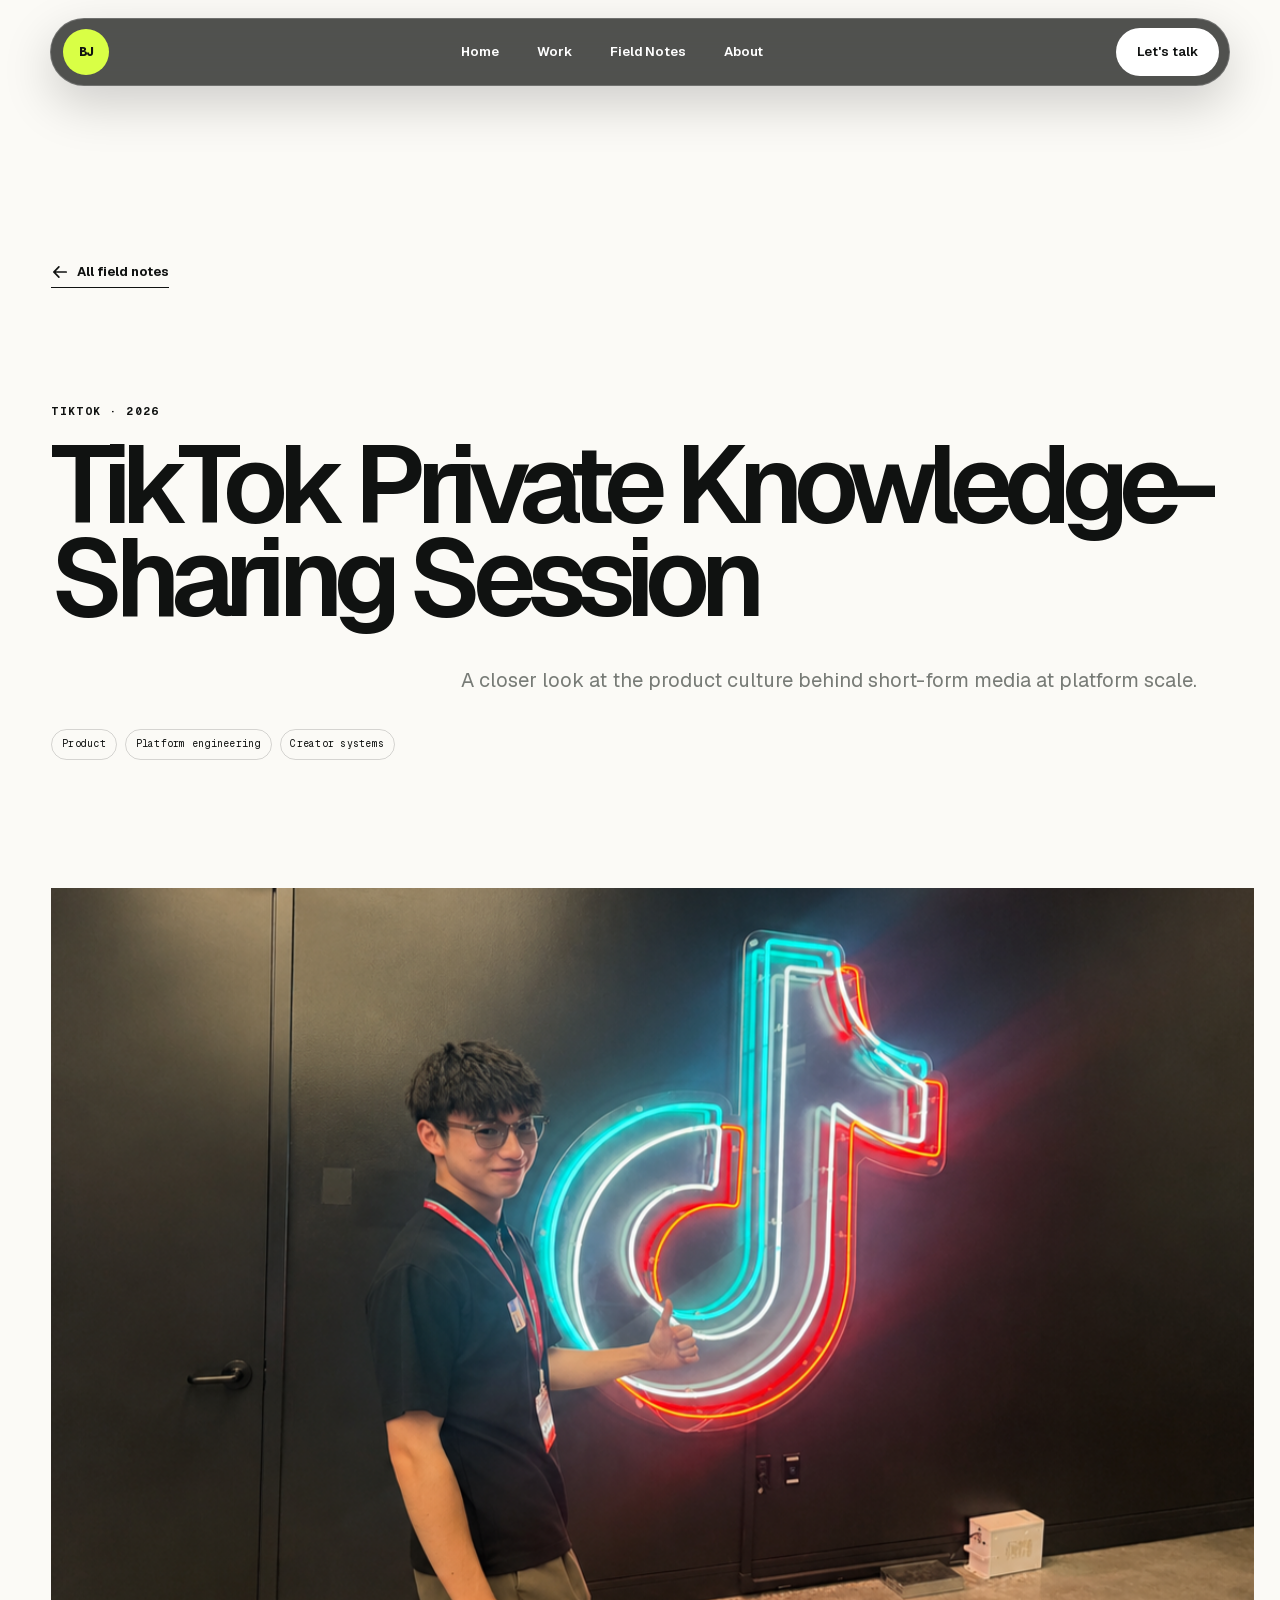
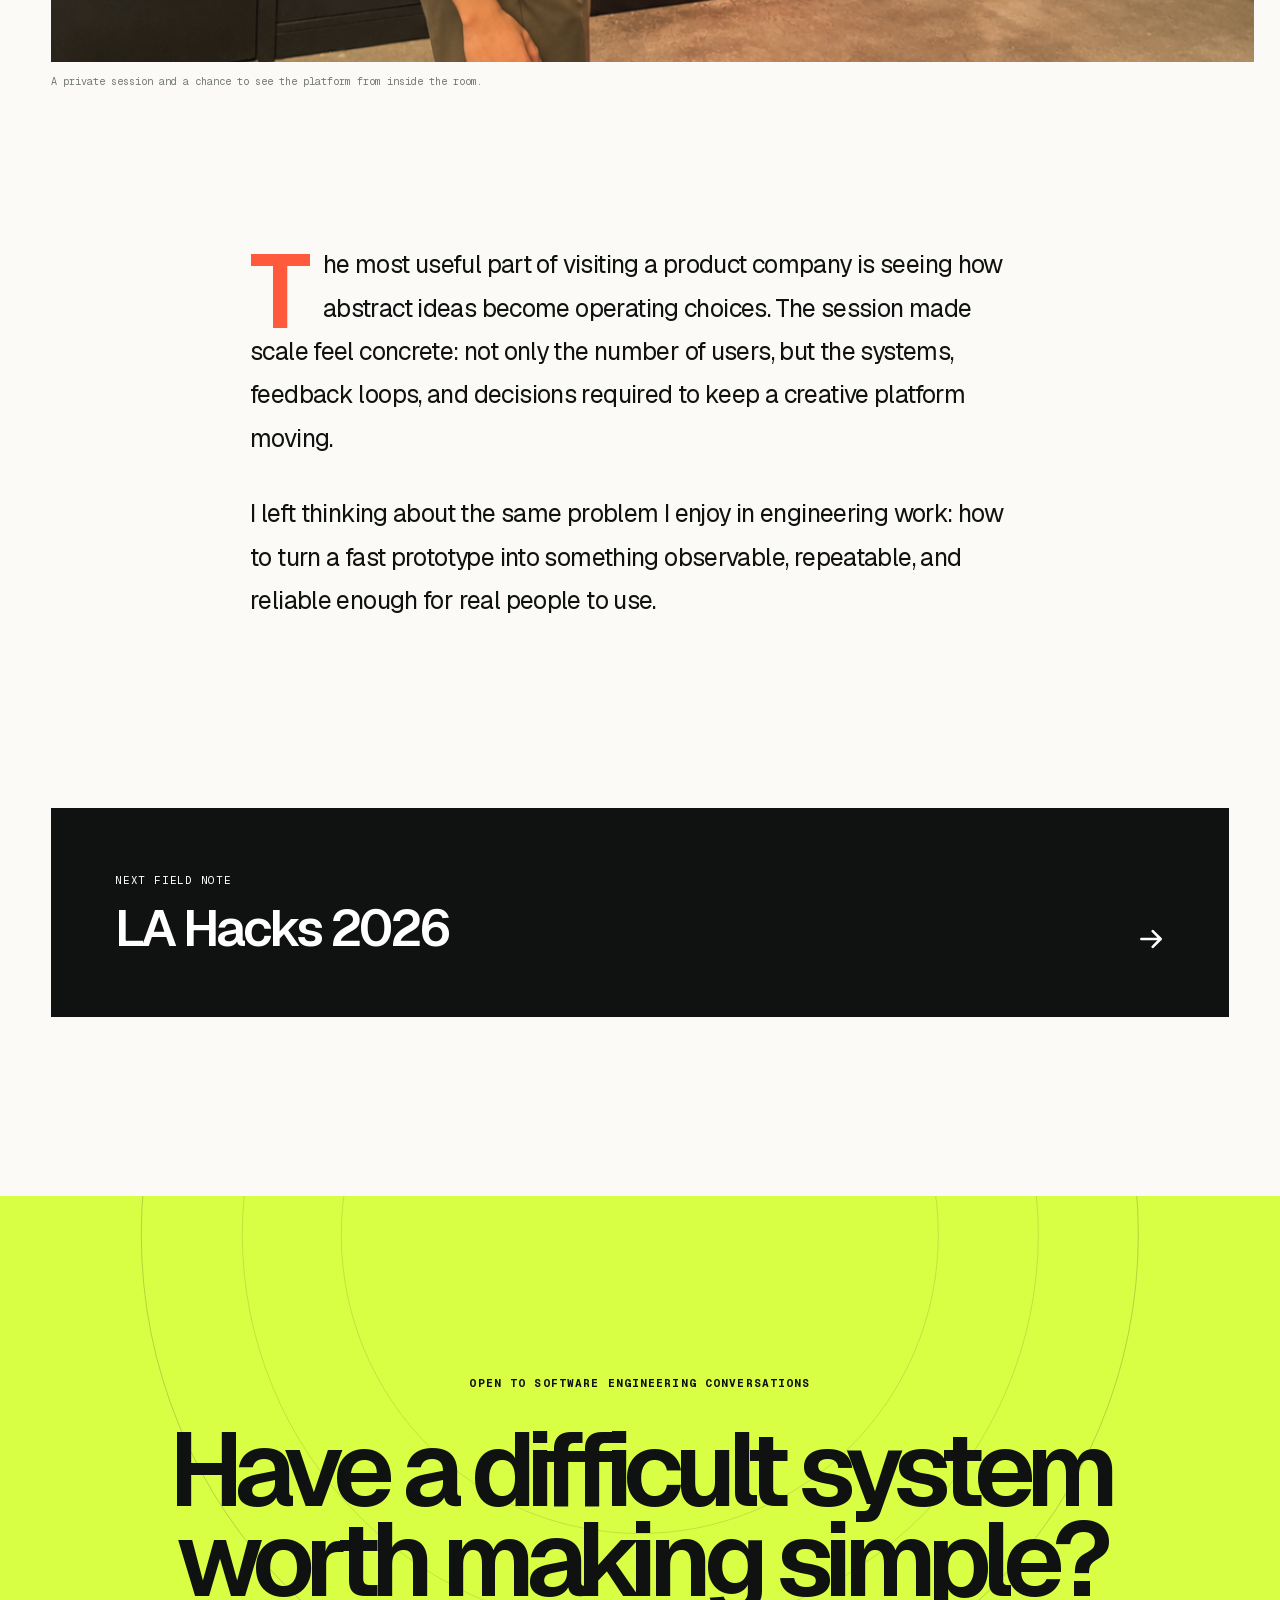
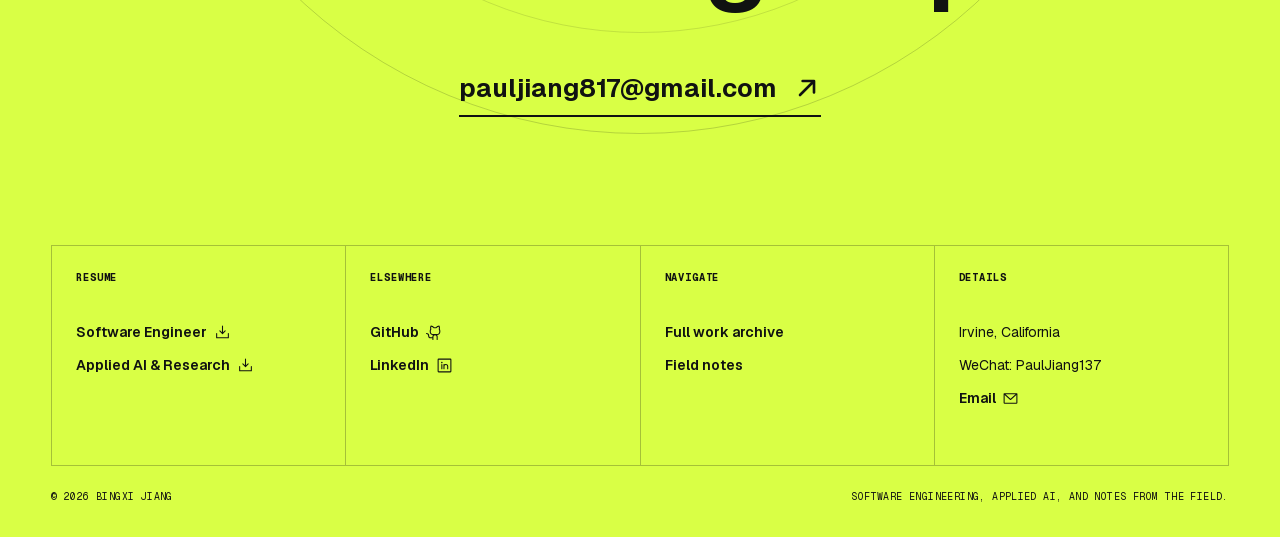
<file: field-notes/tiktok-private-session/index.html>
<!DOCTYPE html><html lang="en"><head><meta charSet="utf-8"/><meta name="viewport" content="width=device-width, initial-scale=1"/><link rel="preload" href="/_next/static/media/797e433ab948586e-s.p.08e28id.o-okb.woff2" as="font" crossorigin="" type="font/woff2"/><link rel="preload" href="/_next/static/media/caa3a2e1cccd8315-s.p.09~u27dqhyhd6.woff2" as="font" crossorigin="" type="font/woff2"/><link rel="preload" href="/media/field-notes/tiktok-private-session.jpg" as="image"/><link rel="stylesheet" href="/_next/static/chunks/0di2cl8hwoy5i.css" data-precedence="next"/><link rel="preload" as="script" fetchPriority="low" href="/_next/static/chunks/15xrurgzs99gv.js"/><script src="/_next/static/chunks/0dgq26a5_oy.a.js" async=""></script><script src="/_next/static/chunks/0.rxwb~e6m~y..js" async=""></script><script src="/_next/static/chunks/0xc0e-xoylcq5.js" async=""></script><script src="/_next/static/chunks/turbopack-0jevxyrj_0mo_.js" async=""></script><script src="/_next/static/chunks/0l-r1ym040a5~.js" async=""></script><script src="/_next/static/chunks/0d3shmwh5_nmn.js" async=""></script><meta name="next-size-adjust" content=""/><title>TikTok Private Knowledge-Sharing Session - Bingxi Jiang</title><meta name="description" content="A closer look at the product culture behind short-form media at platform scale."/><meta name="codex-preview" content="development"/><meta property="og:title" content="TikTok Private Knowledge-Sharing Session"/><meta property="og:description" content="A closer look at the product culture behind short-form media at platform scale."/><meta property="og:image" content="https://bingxi-jiang.github.io/media/field-notes/tiktok-private-session.jpg"/><meta name="twitter:card" content="summary_large_image"/><meta name="twitter:title" content="TikTok Private Knowledge-Sharing Session"/><meta name="twitter:description" content="A closer look at the product culture behind short-form media at platform scale."/><meta name="twitter:image" content="https://bingxi-jiang.github.io/media/field-notes/tiktok-private-session.jpg"/><link rel="shortcut icon" href="/favicon.svg"/><link rel="icon" href="/favicon.svg"/><script src="/_next/static/chunks/03~yq9q893hmn.js" noModule=""></script><link rel="stylesheet" href="/v6-overrides.css"/></head><body class="geist_a71539c9-module__T19VSG__variable geist_mono_8d43a2aa-module__8Li5zG__variable"><div hidden=""><!--$--><!--/$--></div><a class="skip-link" href="#main-content">Skip to content</a><header class="site-nav-shell"><nav class="site-nav" aria-label="Primary navigation"><a class="nav-mark" href="/">BJ</a><div class="nav-links" aria-label="Desktop navigation"><a href="/">Home</a><a href="/work/">Work</a><a href="/field-notes/">Field Notes</a><a href="/#about">About</a></div><a class="nav-contact" href="mailto:pauljiang817@gmail.com">Let&#x27;s talk</a><button class="nav-menu-button" type="button" aria-label="Open navigation" aria-expanded="false"><svg xmlns="http://www.w3.org/2000/svg" width="20" height="20" fill="currentColor" viewBox="0 0 256 256"><path d="M228,128a12,12,0,0,1-12,12H40a12,12,0,0,1,0-24H216A12,12,0,0,1,228,128ZM40,76H216a12,12,0,0,0,0-24H40a12,12,0,0,0,0,24ZM216,180H40a12,12,0,0,0,0,24H216a12,12,0,0,0,0-24Z"></path></svg></button></nav></header><div id="main-content"><main class="inner-page note-detail"><header class="note-detail-hero"><a class="back-link" href="/field-notes/"><svg xmlns="http://www.w3.org/2000/svg" width="18" height="18" fill="currentColor" viewBox="0 0 256 256"><path d="M228,128a12,12,0,0,1-12,12H69l51.52,51.51a12,12,0,0,1-17,17l-72-72a12,12,0,0,1,0-17l72-72a12,12,0,0,1,17,17L69,116H216A12,12,0,0,1,228,128Z"></path></svg> All field notes</a><p class="eyebrow">TikTok<!-- --> · <!-- -->2026</p><h1>TikTok Private Knowledge-Sharing Session</h1><p>A closer look at the product culture behind short-form media at platform scale.</p><div class="tag-row"><span>Product</span><span>Platform engineering</span><span>Creator systems</span></div></header><figure class="note-cover"><img src="/media/field-notes/tiktok-private-session.jpg" alt="Bingxi Jiang visiting a TikTok office during a private session" style="object-position:center 38%"/><figcaption>A private session and a chance to see the platform from inside the room.</figcaption></figure><article class="note-body"><p>The most useful part of visiting a product company is seeing how abstract ideas become operating choices. The session made scale feel concrete: not only the number of users, but the systems, feedback loops, and decisions required to keep a creative platform moving.</p><p>I left thinking about the same problem I enjoy in engineering work: how to turn a fast prototype into something observable, repeatable, and reliable enough for real people to use.</p></article><a class="next-note" href="/field-notes/la-hacks-2026/"><span>Next field note</span><strong>LA Hacks 2026</strong><svg xmlns="http://www.w3.org/2000/svg" width="28" height="28" fill="currentColor" viewBox="0 0 256 256"><path d="M224.49,136.49l-72,72a12,12,0,0,1-17-17L187,140H40a12,12,0,0,1,0-24H187L135.51,64.48a12,12,0,0,1,17-17l72,72A12,12,0,0,1,224.49,136.49Z"></path></svg></a></main><!--$--><!--/$--></div><footer class="site-footer" id="contact"><div class="footer-orbit" aria-hidden="true"></div><div class="footer-inner"><p class="footer-kicker">Open to software engineering conversations</p><h2>Have a difficult system<br/> worth making simple?</h2><a class="footer-email" href="mailto:pauljiang817@gmail.com">pauljiang817@gmail.com<svg xmlns="http://www.w3.org/2000/svg" width="28" height="28" fill="currentColor" viewBox="0 0 256 256"><path d="M204,64V168a12,12,0,0,1-24,0V93L72.49,200.49a12,12,0,0,1-17-17L163,76H88a12,12,0,0,1,0-24H192A12,12,0,0,1,204,64Z"></path></svg></a><div class="footer-grid"><div><span>Resume</span><a href="/resumes/Bingxi_Jiang_SWE_Resume.pdf" target="_blank">Software Engineer <svg xmlns="http://www.w3.org/2000/svg" width="17" height="17" fill="currentColor" viewBox="0 0 256 256"><path d="M224,144v64a8,8,0,0,1-8,8H40a8,8,0,0,1-8-8V144a8,8,0,0,1,16,0v56H208V144a8,8,0,0,1,16,0Zm-101.66,5.66a8,8,0,0,0,11.32,0l40-40a8,8,0,0,0-11.32-11.32L136,124.69V32a8,8,0,0,0-16,0v92.69L93.66,98.34a8,8,0,0,0-11.32,11.32Z"></path></svg></a><a href="/resumes/Bingxi_Jiang_MLE_Resume.pdf" target="_blank">Applied AI &amp; Research <svg xmlns="http://www.w3.org/2000/svg" width="17" height="17" fill="currentColor" viewBox="0 0 256 256"><path d="M224,144v64a8,8,0,0,1-8,8H40a8,8,0,0,1-8-8V144a8,8,0,0,1,16,0v56H208V144a8,8,0,0,1,16,0Zm-101.66,5.66a8,8,0,0,0,11.32,0l40-40a8,8,0,0,0-11.32-11.32L136,124.69V32a8,8,0,0,0-16,0v92.69L93.66,98.34a8,8,0,0,0-11.32,11.32Z"></path></svg></a></div><div><span>Elsewhere</span><a href="https://github.com/Bingxi-Jiang" target="_blank" rel="noreferrer">GitHub <svg xmlns="http://www.w3.org/2000/svg" width="17" height="17" fill="currentColor" viewBox="0 0 256 256"><path d="M208.31,75.68A59.78,59.78,0,0,0,202.93,28,8,8,0,0,0,196,24a59.75,59.75,0,0,0-48,24H124A59.75,59.75,0,0,0,76,24a8,8,0,0,0-6.93,4,59.78,59.78,0,0,0-5.38,47.68A58.14,58.14,0,0,0,56,104v8a56.06,56.06,0,0,0,48.44,55.47A39.8,39.8,0,0,0,96,192v8H72a24,24,0,0,1-24-24A40,40,0,0,0,8,136a8,8,0,0,0,0,16,24,24,0,0,1,24,24,40,40,0,0,0,40,40H96v16a8,8,0,0,0,16,0V192a24,24,0,0,1,48,0v40a8,8,0,0,0,16,0V192a39.8,39.8,0,0,0-8.44-24.53A56.06,56.06,0,0,0,216,112v-8A58.14,58.14,0,0,0,208.31,75.68ZM200,112a40,40,0,0,1-40,40H112a40,40,0,0,1-40-40v-8a41.74,41.74,0,0,1,6.9-22.48A8,8,0,0,0,80,73.83a43.81,43.81,0,0,1,.79-33.58,43.88,43.88,0,0,1,32.32,20.06A8,8,0,0,0,119.82,64h32.35a8,8,0,0,0,6.74-3.69,43.87,43.87,0,0,1,32.32-20.06A43.81,43.81,0,0,1,192,73.83a8.09,8.09,0,0,0,1,7.65A41.72,41.72,0,0,1,200,104Z"></path></svg></a><a href="https://www.linkedin.com/in/bingxi-jiang/" target="_blank" rel="noreferrer">LinkedIn <svg xmlns="http://www.w3.org/2000/svg" width="17" height="17" fill="currentColor" viewBox="0 0 256 256"><path d="M216,24H40A16,16,0,0,0,24,40V216a16,16,0,0,0,16,16H216a16,16,0,0,0,16-16V40A16,16,0,0,0,216,24Zm0,192H40V40H216V216ZM96,112v64a8,8,0,0,1-16,0V112a8,8,0,0,1,16,0Zm88,28v36a8,8,0,0,1-16,0V140a20,20,0,0,0-40,0v36a8,8,0,0,1-16,0V112a8,8,0,0,1,15.79-1.78A36,36,0,0,1,184,140ZM100,84A12,12,0,1,1,88,72,12,12,0,0,1,100,84Z"></path></svg></a></div><div><span>Navigate</span><a href="/work/">Full work archive</a><a href="/field-notes/">Field notes</a></div><div><span>Details</span><p>Irvine, California</p><p>WeChat: <!-- -->PaulJiang137</p><a href="mailto:pauljiang817@gmail.com">Email <svg xmlns="http://www.w3.org/2000/svg" width="17" height="17" fill="currentColor" viewBox="0 0 256 256"><path d="M224,48H32a8,8,0,0,0-8,8V192a16,16,0,0,0,16,16H216a16,16,0,0,0,16-16V56A8,8,0,0,0,224,48ZM203.43,64,128,133.15,52.57,64ZM216,192H40V74.19l82.59,75.71a8,8,0,0,0,10.82,0L216,74.19V192Z"></path></svg></a></div></div><div class="footer-bottom"><p>© <!-- -->2026<!-- --> Bingxi Jiang</p><p>Software engineering, applied AI, and notes from the field.</p></div></div></footer><script src="/_next/static/chunks/15xrurgzs99gv.js" id="_R_" async=""></script><script>(self.__next_f=self.__next_f||[]).push([0])</script><script>self.__next_f.push([1,"1:\"$Sreact.fragment\"\n2:I[50844,[\"/_next/static/chunks/0l-r1ym040a5~.js\",\"/_next/static/chunks/0d3shmwh5_nmn.js\"],\"SiteNav\"]\n3:I[39756,[\"/_next/static/chunks/0l-r1ym040a5~.js\",\"/_next/static/chunks/0d3shmwh5_nmn.js\"],\"default\"]\n4:I[37457,[\"/_next/static/chunks/0l-r1ym040a5~.js\",\"/_next/static/chunks/0d3shmwh5_nmn.js\"],\"default\"]\ne:I[68027,[\"/_next/static/chunks/0l-r1ym040a5~.js\",\"/_next/static/chunks/0d3shmwh5_nmn.js\"],\"default\",1]\n:HL[\"/_next/static/chunks/0di2cl8hwoy5i.css\",\"style\"]\n:HL[\"/_next/static/media/797e433ab948586e-s.p.08e28id.o-okb.woff2\",\"font\",{\"crossOrigin\":\"\",\"type\":\"font/woff2\"}]\n:HL[\"/_next/static/media/caa3a2e1cccd8315-s.p.09~u27dqhyhd6.woff2\",\"font\",{\"crossOrigin\":\"\",\"type\":\"font/woff2\"}]\n"])</script><script>self.__next_f.push([1,"0:{\"P\":null,\"c\":[\"\",\"field-notes\",\"tiktok-private-session\",\"\"],\"q\":\"\",\"i\":false,\"f\":[[[\"\",{\"children\":[\"field-notes\",{\"children\":[[\"slug\",\"tiktok-private-session\",\"d\",null],{\"children\":[\"__PAGE__\",{}]}]}]},\"$undefined\",\"$undefined\",16],[[\"$\",\"$1\",\"c\",{\"children\":[[[\"$\",\"link\",\"0\",{\"rel\":\"stylesheet\",\"href\":\"/_next/static/chunks/0di2cl8hwoy5i.css\",\"precedence\":\"next\",\"crossOrigin\":\"$undefined\",\"nonce\":\"$undefined\"}],[\"$\",\"script\",\"script-0\",{\"src\":\"/_next/static/chunks/0l-r1ym040a5~.js\",\"async\":true,\"nonce\":\"$undefined\"}],[\"$\",\"script\",\"script-1\",{\"src\":\"/_next/static/chunks/0d3shmwh5_nmn.js\",\"async\":true,\"nonce\":\"$undefined\"}]],[\"$\",\"html\",null,{\"lang\":\"en\",\"children\":[\"$\",\"body\",null,{\"className\":\"geist_a71539c9-module__T19VSG__variable geist_mono_8d43a2aa-module__8Li5zG__variable\",\"children\":[[\"$\",\"a\",null,{\"className\":\"skip-link\",\"href\":\"#main-content\",\"children\":\"Skip to content\"}],[\"$\",\"$L2\",null,{}],[\"$\",\"div\",null,{\"id\":\"main-content\",\"children\":[\"$\",\"$L3\",null,{\"parallelRouterKey\":\"children\",\"error\":\"$undefined\",\"errorStyles\":\"$undefined\",\"errorScripts\":\"$undefined\",\"template\":[\"$\",\"$L4\",null,{}],\"templateStyles\":\"$undefined\",\"templateScripts\":\"$undefined\",\"notFound\":[[[\"$\",\"title\",null,{\"children\":\"404: This page could not be found.\"}],[\"$\",\"div\",null,{\"style\":{\"fontFamily\":\"system-ui,\\\"Segoe UI\\\",Roboto,Helvetica,Arial,sans-serif,\\\"Apple Color Emoji\\\",\\\"Segoe UI Emoji\\\"\",\"height\":\"100vh\",\"textAlign\":\"center\",\"display\":\"flex\",\"flexDirection\":\"column\",\"alignItems\":\"center\",\"justifyContent\":\"center\"},\"children\":[\"$\",\"div\",null,{\"children\":[[\"$\",\"style\",null,{\"dangerouslySetInnerHTML\":{\"__html\":\"body{color:#000;background:#fff;margin:0}.next-error-h1{border-right:1px solid rgba(0,0,0,.3)}@media (prefers-color-scheme:dark){body{color:#fff;background:#000}.next-error-h1{border-right:1px solid rgba(255,255,255,.3)}}\"}}],[\"$\",\"h1\",null,{\"className\":\"next-error-h1\",\"style\":{\"display\":\"inline-block\",\"margin\":\"0 20px 0 0\",\"padding\":\"0 23px 0 0\",\"fontSize\":24,\"fontWeight\":500,\"verticalAlign\":\"top\",\"lineHeight\":\"49px\"},\"children\":404}],[\"$\",\"div\",null,{\"style\":{\"display\":\"inline-block\"},\"children\":[\"$\",\"h2\",null,{\"style\":{\"fontSize\":14,\"fontWeight\":400,\"lineHeight\":\"49px\",\"margin\":0},\"children\":\"This page could not be found.\"}]}]]}]}]],[]],\"forbidden\":\"$undefined\",\"unauthorized\":\"$undefined\"}]}],[\"$\",\"footer\",null,{\"className\":\"site-footer\",\"id\":\"contact\",\"children\":[[\"$\",\"div\",null,{\"className\":\"footer-orbit\",\"aria-hidden\":\"true\"}],[\"$\",\"div\",null,{\"className\":\"footer-inner\",\"children\":[[\"$\",\"p\",null,{\"className\":\"footer-kicker\",\"children\":\"Open to software engineering conversations\"}],[\"$\",\"h2\",null,{\"children\":[\"Have a difficult system\",[\"$\",\"br\",null,{}],\" worth making simple?\"]}],[\"$\",\"a\",null,{\"className\":\"footer-email\",\"href\":\"mailto:pauljiang817@gmail.com\",\"children\":[\"pauljiang817@gmail.com\",[\"$\",\"svg\",null,{\"ref\":\"$undefined\",\"xmlns\":\"http://www.w3.org/2000/svg\",\"width\":28,\"height\":28,\"fill\":\"currentColor\",\"viewBox\":\"0 0 256 256\",\"transform\":\"$undefined\",\"children\":[false,\"$undefined\",[\"$\",\"path\",null,{\"d\":\"M204,64V168a12,12,0,0,1-24,0V93L72.49,200.49a12,12,0,0,1-17-17L163,76H88a12,12,0,0,1,0-24H192A12,12,0,0,1,204,64Z\"}]]}]]}],[\"$\",\"div\",null,{\"className\":\"footer-grid\",\"children\":[[\"$\",\"div\",null,{\"children\":[[\"$\",\"span\",null,{\"children\":\"Resume\"}],[\"$\",\"a\",null,{\"href\":\"/resumes/Bingxi_Jiang_SWE_Resume.pdf\",\"target\":\"_blank\",\"children\":[\"Software Engineer \",[\"$\",\"svg\",null,{\"ref\":\"$undefined\",\"xmlns\":\"http://www.w3.org/2000/svg\",\"width\":17,\"height\":17,\"fill\":\"currentColor\",\"viewBox\":\"0 0 256 256\",\"transform\":\"$undefined\",\"children\":[false,\"$undefined\",[\"$\",\"path\",null,{\"d\":\"M224,144v64a8,8,0,0,1-8,8H40a8,8,0,0,1-8-8V144a8,8,0,0,1,16,0v56H208V144a8,8,0,0,1,16,0Zm-101.66,5.66a8,8,0,0,0,11.32,0l40-40a8,8,0,0,0-11.32-11.32L136,124.69V32a8,8,0,0,0-16,0v92.69L93.66,98.34a8,8,0,0,0-11.32,11.32Z\"}]]}]]}],[\"$\",\"a\",null,{\"href\":\"/resumes/Bingxi_Jiang_MLE_Resume.pdf\",\"target\":\"_blank\",\"children\":[\"Applied AI & Research \",[\"$\",\"svg\",null,{\"ref\":\"$undefined\",\"xmlns\":\"http://www.w3.org/2000/svg\",\"width\":17,\"height\":17,\"fill\":\"currentColor\",\"viewBox\":\"0 0 256 256\",\"transform\":\"$undefined\",\"children\":[false,\"$undefined\",[\"$\",\"path\",null,{\"d\":\"M224,144v64a8,8,0,0,1-8,8H40a8,8,0,0,1-8-8V144a8,8,0,0,1,16,0v56H208V144a8,8,0,0,1,16,0Zm-101.66,5.66a8,8,0,0,0,11.32,0l40-40a8,8,0,0,0-11.32-11.32L136,124.69V32a8,8,0,0,0-16,0v92.69L93.66,98.34a8,8,0,0,0-11.32,11.32Z\"}]]}]]}]]}],[\"$\",\"div\",null,{\"children\":[[\"$\",\"span\",null,{\"children\":\"Elsewhere\"}],[\"$\",\"a\",null,{\"href\":\"https://github.com/Bingxi-Jiang\",\"target\":\"_blank\",\"rel\":\"noreferrer\",\"children\":[\"GitHub \",[\"$\",\"svg\",null,{\"ref\":\"$undefined\",\"xmlns\":\"http://www.w3.org/2000/svg\",\"width\":17,\"height\":17,\"fill\":\"currentColor\",\"viewBox\":\"0 0 256 256\",\"transform\":\"$undefined\",\"children\":[false,\"$undefined\",[\"$\",\"path\",null,{\"d\":\"M208.31,75.68A59.78,59.78,0,0,0,202.93,28,8,8,0,0,0,196,24a59.75,59.75,0,0,0-48,24H124A59.75,59.75,0,0,0,76,24a8,8,0,0,0-6.93,4,59.78,59.78,0,0,0-5.38,47.68A58.14,58.14,0,0,0,56,104v8a56.06,56.06,0,0,0,48.44,55.47A39.8,39.8,0,0,0,96,192v8H72a24,24,0,0,1-24-24A40,40,0,0,0,8,136a8,8,0,0,0,0,16,24,24,0,0,1,24,24,40,40,0,0,0,40,40H96v16a8,8,0,0,0,16,0V192a24,24,0,0,1,48,0v40a8,8,0,0,0,16,0V192a39.8,39.8,0,0,0-8.44-24.53A56.06,56.06,0,0,0,216,112v-8A58.14,58.14,0,0,0,208.31,75.68ZM200,112a40,40,0,0,1-40,40H112a40,40,0,0,1-40-40v-8a41.74,41.74,0,0,1,6.9-22.48A8,8,0,0,0,80,73.83a43"])</script><script>self.__next_f.push([1,".81,43.81,0,0,1,.79-33.58,43.88,43.88,0,0,1,32.32,20.06A8,8,0,0,0,119.82,64h32.35a8,8,0,0,0,6.74-3.69,43.87,43.87,0,0,1,32.32-20.06A43.81,43.81,0,0,1,192,73.83a8.09,8.09,0,0,0,1,7.65A41.72,41.72,0,0,1,200,104Z\"}]]}]]}],\"$L5\"]}],\"$L6\",\"$L7\"]}],\"$L8\"]}]]}]]}]}]]}],{\"children\":[\"$L9\",{\"children\":[\"$La\",{\"children\":[\"$Lb\",{},null,false,null]},null,false,\"$@c\"]},null,false,\"$@c\"]},null,false,null],\"$Ld\",false]],\"m\":\"$undefined\",\"G\":[\"$e\",[\"$Lf\"]],\"S\":true,\"h\":null,\"s\":\"$undefined\",\"l\":\"$undefined\",\"p\":\"$undefined\",\"d\":\"$undefined\",\"b\":\"0lChVgp0dmZomebFBqFLX\"}\n10:I[22016,[\"/_next/static/chunks/0l-r1ym040a5~.js\",\"/_next/static/chunks/0d3shmwh5_nmn.js\"],\"\"]\n12:I[97367,[\"/_next/static/chunks/0l-r1ym040a5~.js\",\"/_next/static/chunks/0d3shmwh5_nmn.js\"],\"OutletBoundary\"]\n13:\"$Sreact.suspense\"\n16:I[97367,[\"/_next/static/chunks/0l-r1ym040a5~.js\",\"/_next/static/chunks/0d3shmwh5_nmn.js\"],\"ViewportBoundary\"]\n18:I[97367,[\"/_next/static/chunks/0l-r1ym040a5~.js\",\"/_next/static/chunks/0d3shmwh5_nmn.js\"],\"MetadataBoundary\"]\n5:[\"$\",\"a\",null,{\"href\":\"https://www.linkedin.com/in/bingxi-jiang/\",\"target\":\"_blank\",\"rel\":\"noreferrer\",\"children\":[\"LinkedIn \",[\"$\",\"svg\",null,{\"ref\":\"$undefined\",\"xmlns\":\"http://www.w3.org/2000/svg\",\"width\":17,\"height\":17,\"fill\":\"currentColor\",\"viewBox\":\"0 0 256 256\",\"transform\":\"$undefined\",\"children\":[false,\"$undefined\",[\"$\",\"path\",null,{\"d\":\"M216,24H40A16,16,0,0,0,24,40V216a16,16,0,0,0,16,16H216a16,16,0,0,0,16-16V40A16,16,0,0,0,216,24Zm0,192H40V40H216V216ZM96,112v64a8,8,0,0,1-16,0V112a8,8,0,0,1,16,0Zm88,28v36a8,8,0,0,1-16,0V140a20,20,0,0,0-40,0v36a8,8,0,0,1-16,0V112a8,8,0,0,1,15.79-1.78A36,36,0,0,1,184,140ZM100,84A12,12,0,1,1,88,72,12,12,0,0,1,100,84Z\"}]]}]]}]\n6:[\"$\",\"div\",null,{\"children\":[[\"$\",\"span\",null,{\"children\":\"Navigate\"}],[\"$\",\"$L10\",null,{\"href\":\"/work\",\"children\":\"Full work archive\"}],[\"$\",\"$L10\",null,{\"href\":\"/field-notes\",\"children\":\"Field notes\"}]]}]\n7:[\"$\",\"div\",null,{\"children\":[[\"$\",\"span\",null,{\"children\":\"Details\"}],[\"$\",\"p\",null,{\"children\":\"Irvine, California\"}],[\"$\",\"p\",null,{\"children\":[\"WeChat: \",\"PaulJiang137\"]}],[\"$\",\"a\",null,{\"href\":\"mailto:pauljiang817@gmail.com\",\"children\":[\"Email \",[\"$\",\"svg\",null,{\"ref\":\"$undefined\",\"xmlns\":\"http://www.w3.org/2000/svg\",\"width\":17,\"height\":17,\"fill\":\"currentColor\",\"viewBox\":\"0 0 256 256\",\"transform\":\"$undefined\",\"children\":[false,\"$undefined\",[\"$\",\"path\",null,{\"d\":\"M224,48H32a8,8,0,0,0-8,8V192a16,16,0,0,0,16,16H216a16,16,0,0,0,16-16V56A8,8,0,0,0,224,48ZM203.43,64,128,133.15,52.57,64ZM216,192H40V74.19l82.59,75.71a8,8,0,0,0,10.82,0L216,74.19V192Z\"}]]}]]}]]}]\n8:[\"$\",\"div\",null,{\"className\":\"footer-bottom\",\"children\":[[\"$\",\"p\",null,{\"children\":[\"© \",2026,\" Bingxi Jiang\"]}],[\"$\",\"p\",null,{\"children\":\"Software engineering, applied AI, and notes from the field.\"}]]}]\n9:[\"$\",\"$1\",\"c\",{\"children\":[null,[\"$\",\"$L3\",null,{\"parallelRouterKey\":\"children\",\"error\":\"$undefined\",\"errorStyles\":\"$undefined\",\"errorScripts\":\"$undefined\",\"template\":[\"$\",\"$L4\",null,{}],\"templateStyles\":\"$undefined\",\"templateScripts\":\"$undefined\",\"notFound\":\"$undefined\",\"forbidden\":\"$undefined\",\"unauthorized\":\"$undefined\"}]]}]\na:[\"$\",\"$1\",\"c\",{\"children\":[null,[\"$\",\"$L3\",null,{\"parallelRouterKey\":\"children\",\"error\":\"$undefined\",\"errorStyles\":\"$undefined\",\"errorScripts\":\"$undefined\",\"template\":[\"$\",\"$L4\",null,{}],\"templateStyles\":\"$undefined\",\"templateScripts\":\"$undefined\",\"notFound\":\"$undefined\",\"forbidden\":\"$undefined\",\"unauthorized\":\"$undefined\"}]]}]\nb:[\"$\",\"$1\",\"c\",{\"ch"])</script><script>self.__next_f.push([1,"ildren\":[\"$L11\",null,[\"$\",\"$L12\",null,{\"children\":[\"$\",\"$13\","])</script><script>self.__next_f.push([1,"null,{\"name\":\"Next.MetadataOutlet\",\"children\":\"$@14\"}]}]]}]\n15:[]\nc:\"$W15\"\nd:[\"$\",\"$1\",\"h\",{\"children\":[null,[\"$\",\"$L16\",null,{\"children\":\"$L17\"}],[\"$\",\"div\",null,{\"hidden\":true,\"children\":[\"$\",\"$L18\",null,{\"children\":[\"$\",\"$13\",null,{\"name\":\"Next.Metadata\",\"children\":\"$L19\"}]}]}],[\"$\",\"meta\",null,{\"name\":\"next-size-adjust\",\"content\":\"\"}]]}]\nf:[\"$\",\"link\",\"0\",{\"rel\":\"stylesheet\",\"href\":\"/_next/static/chunks/0di2cl8hwoy5i.css\",\"precedence\":\"next\",\"crossOrigin\":\"$undefined\",\"nonce\":\"$undefined\"}]\n:HL[\"/media/field-notes/tiktok-private-session.jpg\",\"image\"]\n11:[\"$\",\"main\",null,{\"className\":\"inner-page note-detail\",\"children\":[[\"$\",\"header\",null,{\"className\":\"note-detail-hero\",\"children\":[[\"$\",\"$L10\",null,{\"href\":\"/field-notes\",\"className\":\"back-link\",\"children\":[[\"$\",\"svg\",null,{\"ref\":\"$undefined\",\"xmlns\":\"http://www.w3.org/2000/svg\",\"width\":18,\"height\":18,\"fill\":\"currentColor\",\"viewBox\":\"0 0 256 256\",\"transform\":\"$undefined\",\"children\":[false,\"$undefined\",[\"$\",\"path\",null,{\"d\":\"M228,128a12,12,0,0,1-12,12H69l51.52,51.51a12,12,0,0,1-17,17l-72-72a12,12,0,0,1,0-17l72-72a12,12,0,0,1,17,17L69,116H216A12,12,0,0,1,228,128Z\"}]]}],\" All field notes\"]}],[\"$\",\"p\",null,{\"className\":\"eyebrow\",\"children\":[\"TikTok\",\" · \",\"2026\"]}],[\"$\",\"h1\",null,{\"children\":\"TikTok Private Knowledge-Sharing Session\"}],[\"$\",\"p\",null,{\"children\":\"A closer look at the product culture behind short-form media at platform scale.\"}],[\"$\",\"div\",null,{\"className\":\"tag-row\",\"children\":[[\"$\",\"span\",\"Product\",{\"children\":\"Product\"}],[\"$\",\"span\",\"Platform engineering\",{\"children\":\"Platform engineering\"}],[\"$\",\"span\",\"Creator systems\",{\"children\":\"Creator systems\"}]]}]]}],[\"$\",\"figure\",null,{\"className\":\"note-cover\",\"children\":[[\"$\",\"img\",null,{\"src\":\"/media/field-notes/tiktok-private-session.jpg\",\"alt\":\"Bingxi Jiang visiting a TikTok office during a private session\",\"style\":{\"objectPosition\":\"center 38%\"}}],[\"$\",\"figcaption\",null,{\"children\":\"A private session and a chance to see the platform from inside the room.\"}]]}],[\"$\",\"article\",null,{\"className\":\"note-body\",\"children\":[[\"$\",\"p\",\"The most useful part of visiting a product company is seeing how abstract ideas become operating choices. The session made scale feel concrete: not only the number of users, but the systems, feedback loops, and decisions required to keep a creative platform moving.\",{\"children\":\"The most useful part of visiting a product company is seeing how abstract ideas become operating choices. The session made scale feel concrete: not only the number of users, but the systems, feedback loops, and decisions required to keep a creative platform moving.\"}],[\"$\",\"p\",\"I left thinking about the same problem I enjoy in engineering work: how to turn a fast prototype into something observable, repeatable, and reliable enough for real people to use.\",{\"children\":\"I left thinking about the same problem I enjoy in engineering work: how to turn a fast prototype into something observable, repeatable, and reliable enough for real people to use.\"}]]}],n"])</script><script>self.__next_f.push([1,"ull,[\"$\",\"$L10\",null,{\"className\":\"next-note\",\"href\":\"/field-notes/la-hacks-2026\",\"children\":[[\"$\",\"span\",null,{\"children\":\"Nex"])</script><script>self.__next_f.push([1,"t field note\"}],[\"$\",\"strong\",null,{\"children\":\"LA Hacks 2026\"}],[\"$\",\"svg\",null,{\"ref\":\"$undefined\",\"xmlns\":\"http://www.w3.org/2000/svg\",\"width\":28,\"height\":28,\"fill\":\"currentColor\",\"viewBox\":\"0 0 256 256\",\"transform\":\"$undefined\",\"children\":[false,\"$undefined\",[\"$\",\"path\",null,{\"d\":\"M224.49,136.49l-72,72a12,12,0,0,1-17-17L187,140H40a12,12,0,0,1,0-24H187L135.51,64.48a12,12,0,0,1,17-17l72,72A12,12,0,0,1,224.49,136.49Z\"}]]}]]}]]}]\n17:[[\"$\",\"meta\",\"0\",{\"charSet\":\"utf-8\"}],[\"$\",\"meta\",\"1\",{\"name\":\"viewport\",\"content\":\"width=device-width, initial-scale=1\"}]]\n1a:I[27201,[\"/_next/static/chunks/0l-r1ym040a5~.js\",\"/_next/static/chunks/0d3shmwh5_nmn.js\"],\"IconMark\"]\n14:null\n19:[[\"$\",\"title\",\"0\",{\"children\":\"TikTok Private Knowledge-Sharing Session - Bingxi Jiang\"}],[\"$\",\"meta\",\"1\",{\"name\":\"description\",\"content\":\"A closer look at the product culture behind short-form media at platform scale.\"}],[\"$\",\"meta\",\"2\",{\"name\":\"codex-preview\",\"content\":\"development\"}],[\"$\",\"meta\",\"3\",{\"property\":\"og:title\",\"content\":\"TikTok Private Knowledge-Sharing Session\"}],[\"$\",\"meta\",\"4\",{\"property\":\"og:description\",\"content\":\"A closer look at the product culture behind short-form media at platform scale.\"}],[\"$\",\"meta\",\"5\",{\"property\":\"og:image\",\"content\":\"https://bingxi-jiang.github.io/media/field-notes/tiktok-private-session.jpg\"}],[\"$\",\"meta\",\"6\",{\"name\":\"twitter:card\",\"content\":\"summary_large_image\"}],[\"$\",\"meta\",\"7\",{\"name\":\"twitter:title\",\"content\":\"TikTok Private Knowledge-Sharing Session\"}],[\"$\",\"meta\",\"8\",{\"name\":\"twitter:description\",\"content\":\"A closer look at the product culture behind short-form media at platform scale.\"}],[\"$\",\"meta\",\"9\",{\"name\":\"twitter:image\",\"content\":\"https://bingxi-jiang.github.io/media/field-notes/tiktok-private-session.jpg\"}],[\"$\",\"link\",\"10\",{\"rel\":\"shortcut icon\",\"href\":\"/favicon.svg\"}],[\"$\",\"link\",\"11\",{\"rel\":\"icon\",\"href\":\"/favicon.svg\"}],[\"$\",\"$L1a\",\"12\",{}]]\n"])</script></body></html>
</file>
<file: _next/static/chunks/0di2cl8hwoy5i.css>
@font-face{font-family:Geist;font-style:normal;font-weight:100 900;font-display:swap;src:url(../media/fef07dbb0973bf53-s.12tyk43_3sh9u.woff2)format("woff2");unicode-range:U+460-52F,U+1C80-1C8A,U+20B4,U+2DE0-2DFF,U+A640-A69F,U+FE2E-FE2F}@font-face{font-family:Geist;font-style:normal;font-weight:100 900;font-display:swap;src:url(../media/8a480f0b521d4e75-s.0jzbimsg8vl84.woff2)format("woff2");unicode-range:U+301,U+400-45F,U+490-491,U+4B0-4B1,U+2116}@font-face{font-family:Geist;font-style:normal;font-weight:100 900;font-display:swap;src:url(../media/53b9e256198e5412-s.0-wfv7uh4i7h9.woff2)format("woff2");unicode-range:U+102-103,U+110-111,U+128-129,U+168-169,U+1A0-1A1,U+1AF-1B0,U+300-301,U+303-304,U+308-309,U+323,U+329,U+1EA0-1EF9,U+20AB}@font-face{font-family:Geist;font-style:normal;font-weight:100 900;font-display:swap;src:url(../media/7178b3e590c64307-s.0nx0ww8fni_q3.woff2)format("woff2");unicode-range:U+100-2BA,U+2BD-2C5,U+2C7-2CC,U+2CE-2D7,U+2DD-2FF,U+304,U+308,U+329,U+1D00-1DBF,U+1E00-1E9F,U+1EF2-1EFF,U+2020,U+20A0-20AB,U+20AD-20C0,U+2113,U+2C60-2C7F,U+A720-A7FF}@font-face{font-family:Geist;font-style:normal;font-weight:100 900;font-display:swap;src:url(../media/caa3a2e1cccd8315-s.p.09~u27dqhyhd6.woff2)format("woff2");unicode-range:U+??,U+131,U+152-153,U+2BB-2BC,U+2C6,U+2DA,U+2DC,U+304,U+308,U+329,U+2000-206F,U+20AC,U+2122,U+2191,U+2193,U+2212,U+2215,U+FEFF,U+FFFD}@font-face{font-family:Geist Fallback;src:local(Arial);ascent-override:95.94%;descent-override:28.16%;line-gap-override:0.0%;size-adjust:104.76%}.geist_a71539c9-module__T19VSG__className{font-family:Geist,Geist Fallback;font-style:normal}.geist_a71539c9-module__T19VSG__variable{--font-geist-sans:"Geist", "Geist Fallback"}
@font-face{font-family:Geist Mono;font-style:normal;font-weight:100 900;font-display:swap;src:url(../media/5ce348bf30bf5439-s.0zgw-jeven.3w.woff2)format("woff2");unicode-range:U+460-52F,U+1C80-1C8A,U+20B4,U+2DE0-2DFF,U+A640-A69F,U+FE2E-FE2F}@font-face{font-family:Geist Mono;font-style:normal;font-weight:100 900;font-display:swap;src:url(../media/4fa387ec64143e14-s.0wkzw~je483f-.woff2)format("woff2");unicode-range:U+301,U+400-45F,U+490-491,U+4B0-4B1,U+2116}@font-face{font-family:Geist Mono;font-style:normal;font-weight:100 900;font-display:swap;src:url(../media/6306c77e7c8268e4-s.0rhz0arwfsn~5.woff2)format("woff2");unicode-range:U+2000-2001,U+2004-2008,U+200A,U+23B8-23BD,U+2500-259F}@font-face{font-family:Geist Mono;font-style:normal;font-weight:100 900;font-display:swap;src:url(../media/7d817b4c03b0c5f1-s.0l76wvqk9d84w.woff2)format("woff2");unicode-range:U+102-103,U+110-111,U+128-129,U+168-169,U+1A0-1A1,U+1AF-1B0,U+300-301,U+303-304,U+308-309,U+323,U+329,U+1EA0-1EF9,U+20AB}@font-face{font-family:Geist Mono;font-style:normal;font-weight:100 900;font-display:swap;src:url(../media/bbc41e54d2fcbd21-s.0k4k9394f2q-k.woff2)format("woff2");unicode-range:U+100-2BA,U+2BD-2C5,U+2C7-2CC,U+2CE-2D7,U+2DD-2FF,U+304,U+308,U+329,U+1D00-1DBF,U+1E00-1E9F,U+1EF2-1EFF,U+2020,U+20A0-20AB,U+20AD-20C0,U+2113,U+2C60-2C7F,U+A720-A7FF}@font-face{font-family:Geist Mono;font-style:normal;font-weight:100 900;font-display:swap;src:url(../media/797e433ab948586e-s.p.08e28id.o-okb.woff2)format("woff2");unicode-range:U+??,U+131,U+152-153,U+2BB-2BC,U+2C6,U+2DA,U+2DC,U+304,U+308,U+329,U+2000-206F,U+20AC,U+2122,U+2191,U+2193,U+2212,U+2215,U+FEFF,U+FFFD}@font-face{font-family:Geist Mono Fallback;src:local(Arial);ascent-override:74.67%;descent-override:21.92%;line-gap-override:0.0%;size-adjust:134.59%}.geist_mono_8d43a2aa-module__8Li5zG__className{font-family:Geist Mono,Geist Mono Fallback;font-style:normal}.geist_mono_8d43a2aa-module__8Li5zG__variable{--font-geist-mono:"Geist Mono", "Geist Mono Fallback"}
@layer theme{:root,:host{--font-sans:ui-sans-serif, system-ui, sans-serif, "Apple Color Emoji", "Segoe UI Emoji", "Segoe UI Symbol", "Noto Color Emoji";--font-mono:ui-monospace, SFMono-Regular, Menlo, Monaco, Consolas, "Liberation Mono", "Courier New", monospace;--spacing:.25rem;--default-font-family:var(--font-sans);--default-mono-font-family:var(--font-mono)}}@layer base{*,:after,:before,::backdrop{box-sizing:border-box;border:0 solid;margin:0;padding:0}::file-selector-button{box-sizing:border-box;border:0 solid;margin:0;padding:0}html,:host{-webkit-text-size-adjust:100%;tab-size:4;line-height:1.5;font-family:var(--default-font-family,ui-sans-serif, system-ui, sans-serif, "Apple Color Emoji", "Segoe UI Emoji", "Segoe UI Symbol", "Noto Color Emoji");font-feature-settings:var(--default-font-feature-settings,normal);font-variation-settings:var(--default-font-variation-settings,normal);-webkit-tap-highlight-color:transparent}hr{height:0;color:inherit;border-top-width:1px}abbr:where([title]){-webkit-text-decoration:underline dotted;text-decoration:underline dotted}h1,h2,h3,h4,h5,h6{font-size:inherit;font-weight:inherit}a{color:inherit;-webkit-text-decoration:inherit;-webkit-text-decoration:inherit;-webkit-text-decoration:inherit;-webkit-text-decoration:inherit;text-decoration:inherit}b,strong{font-weight:bolder}code,kbd,samp,pre{font-family:var(--default-mono-font-family,ui-monospace, SFMono-Regular, Menlo, Monaco, Consolas, "Liberation Mono", "Courier New", monospace);font-feature-settings:var(--default-mono-font-feature-settings,normal);font-variation-settings:var(--default-mono-font-variation-settings,normal);font-size:1em}small{font-size:80%}sub,sup{vertical-align:baseline;font-size:75%;line-height:0;position:relative}sub{bottom:-.25em}sup{top:-.5em}table{text-indent:0;border-color:inherit;border-collapse:collapse}:-moz-focusring{outline:auto}progress{vertical-align:baseline}summary{display:list-item}ol,ul,menu{list-style:none}img,svg,video,canvas,audio,iframe,embed,object{vertical-align:middle;display:block}img,video{max-width:100%;height:auto}button,input,select,optgroup,textarea{font:inherit;font-feature-settings:inherit;font-variation-settings:inherit;letter-spacing:inherit;color:inherit;opacity:1;background-color:#0000;border-radius:0}::file-selector-button{font:inherit;font-feature-settings:inherit;font-variation-settings:inherit;letter-spacing:inherit;color:inherit;opacity:1;background-color:#0000;border-radius:0}:where(select:is([multiple],[size])) optgroup{font-weight:bolder}:where(select:is([multiple],[size])) optgroup option{padding-inline-start:20px}::file-selector-button{margin-inline-end:4px}::placeholder{opacity:1}@supports (not ((-webkit-appearance:-apple-pay-button))) or (contain-intrinsic-size:1px){::placeholder{color:currentColor}@supports (color:color-mix(in lab, red, red)){::placeholder{color:color-mix(in oklab, currentcolor 50%, transparent)}}}textarea{resize:vertical}::-webkit-search-decoration{-webkit-appearance:none}::-webkit-date-and-time-value{min-height:1lh;text-align:inherit}::-webkit-datetime-edit{display:inline-flex}::-webkit-datetime-edit-fields-wrapper{padding:0}::-webkit-datetime-edit{padding-block:0}::-webkit-datetime-edit-year-field{padding-block:0}::-webkit-datetime-edit-month-field{padding-block:0}::-webkit-datetime-edit-day-field{padding-block:0}::-webkit-datetime-edit-hour-field{padding-block:0}::-webkit-datetime-edit-minute-field{padding-block:0}::-webkit-datetime-edit-second-field{padding-block:0}::-webkit-datetime-edit-millisecond-field{padding-block:0}::-webkit-datetime-edit-meridiem-field{padding-block:0}::-webkit-calendar-picker-indicator{line-height:1}:-moz-ui-invalid{box-shadow:none}button,input:where([type=button],[type=reset],[type=submit]){appearance:button}::file-selector-button{appearance:button}::-webkit-inner-spin-button{height:auto}::-webkit-outer-spin-button{height:auto}[hidden]:where(:not([hidden=until-found])){display:none!important}}@layer components;@layer utilities{.visible{visibility:visible}.relative{position:relative}.start{inset-inline-start:var(--spacing)}.end{inset-inline-end:var(--spacing)}.grid{display:grid}.hidden{display:none}.table{display:table}}:root{--ink:#101211;--ink-soft:#282b29;--paper:#f1efe9;--paper-bright:#fbfaf6;--line:#10121129;--acid:#d9ff45;--coral:#ff5a3c;--blue:#6e9dff;--muted:#777b76;--content:min(92vw, 1480px);--nav-height:68px}*{box-sizing:border-box}html{scroll-behavior:smooth;background:var(--ink)}body{background:var(--paper);color:var(--ink);font-family:var(--font-geist-sans), Arial, sans-serif;text-rendering:optimizelegibility;margin:0}body,button,a{-webkit-font-smoothing:antialiased}a{color:inherit;text-decoration:none}button,a{-webkit-tap-highlight-color:transparent}button{font:inherit}img{max-width:100%;display:block}::selection{background:var(--acid);color:var(--ink)}.skip-link{z-index:200;background:var(--acid);color:var(--ink);border:2px solid var(--ink);padding:.8rem 1rem;font-weight:700;position:fixed;top:-5rem;left:1rem}.skip-link:focus{top:1rem}.page-shell,.inner-page{width:100%;max-width:100%;overflow-x:hidden}.site-nav-shell{z-index:100;width:min(100% - 28px,1180px);position:fixed;top:18px;left:50%;transform:translate(-50%)}.site-nav{min-height:var(--nav-height);color:#fff;-webkit-backdrop-filter:blur(18px)saturate(130%);backdrop-filter:blur(18px)saturate(130%);background:#0e100fb8;border:1px solid #ffffff30;border-radius:999px;grid-template-columns:auto 1fr auto;align-items:center;padding:8px 10px 8px 12px;display:grid;box-shadow:0 18px 50px #0000002e}.nav-mark{background:var(--acid);width:46px;height:46px;color:var(--ink);font-family:var(--font-geist-mono), monospace;letter-spacing:-.04em;border-radius:50%;place-items:center;font-size:.82rem;font-weight:800;display:grid}.nav-links{justify-content:center;gap:clamp(1.2rem,3vw,2.8rem);display:flex}.nav-links a,.nav-contact{letter-spacing:-.01em;font-size:.82rem;font-weight:610;position:relative}.nav-links a:after{content:"";background:var(--acid);transform-origin:100%;height:1px;transition:transform .26s;position:absolute;bottom:-5px;left:0;right:0;transform:scaleX(0)}.nav-links a:hover:after,.nav-links a:focus-visible:after{transform-origin:0;transform:scaleX(1)}.nav-contact{color:var(--ink);background:#fff;border-radius:999px;padding:.9rem 1.3rem;transition:background .22s,color .22s,transform .22s}.nav-contact:hover,.nav-contact:focus-visible{background:var(--acid);transform:translateY(-2px)}.nav-menu-button{width:44px;height:44px;color:var(--ink);cursor:pointer;background:#fff;border:0;border-radius:50%;place-items:center;display:none}.mobile-nav{display:none}.hero{background:var(--ink);color:#fff;isolation:isolate;place-items:center;min-height:100svh;display:grid;position:relative;overflow:hidden}.hero-image,.hero-wash{width:100%;height:100%;position:absolute;inset:0}.hero-image{z-index:-3;object-fit:cover;object-position:center 48%;filter:saturate(.78)contrast(1.08);transform:scale(1.015)}.hero-wash{z-index:-2;background:radial-gradient(circle at 50% 52%,#0205050d 8%,#020505b8 76%),linear-gradient(#0407076b 0%,#0407070f 44%,#040707b8 100%)}.hero:after{content:"";z-index:-1;pointer-events:none;opacity:.2;mix-blend-mode:soft-light;background-image:url("data:image/svg+xml,%3Csvg viewBox='0 0 180 180' xmlns='http://www.w3.org/2000/svg'%3E%3Cfilter id='n'%3E%3CfeTurbulence type='fractalNoise' baseFrequency='.92' numOctaves='2' stitchTiles='stitch'/%3E%3C/filter%3E%3Crect width='100%25' height='100%25' filter='url(%23n)' opacity='.3'/%3E%3C/svg%3E");position:absolute;inset:0}.hero-copy{text-align:center;flex-direction:column;align-items:center;width:min(94vw,1500px);padding:10rem 0 9rem;display:flex}.hero-kicker{font-family:var(--font-geist-mono), monospace;letter-spacing:.12em;text-transform:uppercase;margin:0 0 1.8rem;font-size:clamp(.72rem,1.1vw,.85rem);font-weight:650}.hero h1{letter-spacing:-.075em;text-wrap:balance;max-width:72rem;margin:0;font-size:clamp(3.2rem,7.8vw,8.4rem);font-weight:620;line-height:.88}.hero-subtitle{color:#ffffffd1;letter-spacing:-.025em;max-width:44rem;margin:2rem 0 0;font-size:clamp(1rem,1.7vw,1.3rem);line-height:1.55}.hero-actions{gap:.75rem;margin-top:2.4rem;display:flex}.button{border:1px solid #0000;border-radius:2px;justify-content:center;align-items:center;gap:.6rem;min-height:52px;padding:0 1.3rem;font-size:.88rem;font-weight:700;transition:transform .22s,background .22s,color .22s;display:inline-flex}.button:hover,.button:focus-visible{transform:translateY(-3px)}.button-light{color:var(--ink);background:#fff}.button-light:hover,.button-light:focus-visible{background:var(--acid)}.button-ghost-light{color:#fff;-webkit-backdrop-filter:blur(12px);backdrop-filter:blur(12px);background:#0a0c0b4d;border-color:#ffffff7a}.button-ghost-light:hover,.button-ghost-light:focus-visible{color:var(--ink);background:#fff}.hero-location{color:#ffffff9e;width:calc(100% - 3rem);font-family:var(--font-geist-mono), monospace;letter-spacing:.08em;text-align:center;text-transform:uppercase;margin:0;font-size:.68rem;position:absolute;bottom:2rem;left:50%;transform:translate(-50%)}.section-frame{width:var(--content);margin:0 auto}.story-section{background:var(--paper);padding:clamp(8rem,15vw,15rem) 0 clamp(7rem,12vw,12rem);position:relative}.story-grid{grid-template-columns:minmax(180px,.6fr) minmax(0,2.4fr);align-items:start;gap:clamp(3rem,8vw,9rem);display:grid}.story-side{padding-top:.6rem;position:sticky;top:8rem}.story-side p{max-width:15rem;color:var(--muted);font-family:var(--font-geist-mono), monospace;letter-spacing:.04em;text-transform:uppercase;margin:0 0 2rem;font-size:.74rem;line-height:1.55}.story-side a,.section-heading-row>a,.experience-intro a{border-bottom:1px solid;align-items:center;gap:.45rem;padding-bottom:.35rem;font-size:.84rem;font-weight:700;display:inline-flex}.story-copy{letter-spacing:-.065em;max-width:74rem;margin:0;font-size:clamp(2.5rem,5.4vw,6.25rem);font-weight:560;line-height:.99}.story-word{display:inline}.inline-photo{border:2px solid var(--ink);vertical-align:.05em;background-position:50% 28%;background-size:cover;border-radius:999px;width:clamp(68px,9vw,138px);height:clamp(30px,4vw,62px);margin:0 .1em;display:inline-block}.capability-grid{border-top:1px solid var(--line);border-left:1px solid var(--line);grid-template-columns:repeat(4,minmax(0,1fr));margin-top:clamp(6rem,11vw,11rem);display:grid}.capability-grid article{border-right:1px solid var(--line);border-bottom:1px solid var(--line);min-height:260px;padding:clamp(1.5rem,3vw,2.6rem)}.capability-grid svg{color:var(--coral)}.capability-grid h3{letter-spacing:-.035em;margin:4.5rem 0 1rem;font-size:1.15rem}.capability-grid p{max-width:18rem;color:var(--muted);margin:0;font-size:.9rem;line-height:1.65}.marquee{background:var(--ink);color:#fff;border-top:1px solid #ffffff1f;border-bottom:1px solid #ffffff1f;overflow:hidden}.marquee-track{width:max-content;animation:34s linear infinite marquee-motion;display:flex}.marquee-track span{font-family:var(--font-geist-mono), monospace;letter-spacing:.08em;text-transform:uppercase;align-items:center;gap:2.5rem;padding:1.25rem 2rem;font-size:.78rem;display:inline-flex}.marquee-track span:after{content:"";background:var(--acid);border-radius:50%;width:7px;height:7px}@keyframes marquee-motion{to{transform:translate(-50%)}}.work-section{background:var(--paper-bright);padding:clamp(8rem,15vw,15rem) 0}.section-heading-row{justify-content:space-between;align-items:end;gap:3rem;margin-bottom:clamp(3rem,7vw,6rem);display:flex}.eyebrow{font-family:var(--font-geist-mono), monospace;letter-spacing:.12em;text-transform:uppercase;margin:0 0 1.1rem;font-size:.7rem;font-weight:700}.section-heading-row h2,.experience-intro h2,.about-grid h2{letter-spacing:-.07em;max-width:48rem;margin:0;font-size:clamp(2.7rem,5.5vw,6.2rem);font-weight:570;line-height:.92}.featured-grid{grid-template-columns:repeat(12,minmax(0,1fr));grid-auto-flow:dense;background:var(--ink);border:2px solid var(--ink);gap:2px;display:grid}.featured-project{background:var(--paper);flex-direction:column;min-height:clamp(600px,68vw,790px);display:flex;overflow:hidden}.featured-project.project-1,.featured-project.project-4{grid-column:span 7}.featured-project.project-2,.featured-project.project-3{grid-column:span 5}.featured-media{background:var(--ink-soft);flex:52%;min-height:0;overflow:hidden}.featured-media img{object-fit:cover;filter:saturate(.86)contrast(1.03);width:100%;height:100%;min-height:300px;transition:transform .7s cubic-bezier(.2,.7,0,1),filter .7s}.featured-project:hover .featured-media img,.featured-project:focus-within .featured-media img{filter:saturate()contrast(1.05);transform:scale(1.05)}.featured-copy{flex-direction:column;min-height:275px;padding:clamp(1.6rem,3vw,2.8rem);display:flex}.featured-copy>div:first-child{justify-content:space-between;align-items:start;gap:1.5rem;display:flex}.featured-copy>div:first-child p,.project-archive-copy>p:first-child,.activity-list article>div>p:first-child{color:var(--muted);font-family:var(--font-geist-mono), monospace;letter-spacing:.06em;text-transform:uppercase;margin:0;font-size:.68rem}.featured-copy h3{letter-spacing:-.055em;text-align:right;margin:0;font-size:clamp(1.8rem,3vw,3.5rem);font-weight:600;line-height:.98}.featured-copy>p{max-width:43rem;color:var(--ink-soft);margin:2rem 0 1.5rem;font-size:.95rem;line-height:1.68}.tag-row{flex-wrap:wrap;gap:.5rem;display:flex}.tag-row span{border:1px solid var(--line);font-family:var(--font-geist-mono), monospace;letter-spacing:.025em;border-radius:999px;padding:.42rem .62rem;font-size:.62rem;display:inline-flex}.featured-copy>a,.project-archive-copy>a{border-top:1px solid var(--line);justify-content:space-between;align-items:center;gap:1rem;margin-top:auto;padding-top:1.5rem;font-size:.82rem;font-weight:720;display:inline-flex}.proof-section{background:var(--coral);color:var(--ink);padding:clamp(8rem,13vw,13rem) 0;overflow:hidden}.proof-layout{grid-template-columns:minmax(0,.8fr) minmax(0,1.2fr);align-items:center;gap:clamp(3rem,9vw,9rem);display:grid}.proof-copy{flex-direction:column;justify-content:center;min-height:660px;display:flex}.proof-number{letter-spacing:-.09em;margin-top:2rem;font-size:clamp(6rem,13vw,13rem);font-weight:650;line-height:.72}.proof-before{font-family:var(--font-geist-mono), monospace;letter-spacing:.1em;text-transform:uppercase;margin:1.5rem 0 4rem;font-size:.7rem}.proof-copy h2{letter-spacing:-.06em;max-width:32rem;margin:0;font-size:clamp(2.2rem,4vw,4.4rem);font-weight:600;line-height:.98}.proof-copy>p:not(.eyebrow,.proof-before){max-width:33rem;margin:1.5rem 0 0;font-size:1rem;line-height:1.7}.carousel-controls{align-items:center;gap:1rem;margin-top:3.5rem;display:flex}.carousel-controls button{border:1px solid var(--ink);width:48px;height:48px;color:var(--ink);cursor:pointer;background:0 0;border-radius:50%;place-items:center;transition:background .2s,color .2s,transform .2s;display:grid}.carousel-controls button:hover,.carousel-controls button:focus-visible{background:var(--ink);color:#fff;transform:scale(1.06)}.carousel-controls span{min-width:68px;font-family:var(--font-geist-mono), monospace;text-align:center;font-size:.72rem}.proof-visual{aspect-ratio:4/5;position:relative}.proof-visual>img{object-fit:cover;filter:saturate(.85)contrast(1.06);width:100%;height:100%;animation:.42s both proof-in}@keyframes proof-in{0%{opacity:0;transform:translateY(16px)scale(.985)}}.proof-thumbs{align-items:end;display:flex;position:absolute;bottom:-2rem;right:-3rem}.proof-thumbs img{border:3px solid var(--coral);object-fit:cover;border-radius:999px;width:86px;height:112px;margin-left:-28px}.experience-section{background:var(--ink);color:#fff;padding:clamp(9rem,16vw,16rem) 0 clamp(8rem,14vw,14rem)}.experience-layout{grid-template-columns:minmax(280px,.72fr) minmax(0,1.28fr);align-items:start;gap:clamp(3rem,9vw,10rem);display:grid}.experience-intro{position:sticky;top:9rem}.experience-intro>p:not(.eyebrow){color:#ffffff9e;max-width:29rem;margin:2rem 0;line-height:1.7}.experience-stack{padding-bottom:14vh;position:relative}.experience-card{top:calc(110px + var(--stack-index) * 12px);background:var(--paper);min-height:470px;color:var(--ink);transform-origin:top;border:1px solid #10121147;margin-bottom:15vh;padding:clamp(1.7rem,4vw,3.4rem);position:sticky;box-shadow:0 -18px 60px #00000029}.experience-card:nth-child(2n){background:#e4e0d6}.experience-card:nth-child(3n){background:#dce5ff}.experience-card-head{border-bottom:1px solid var(--line);justify-content:space-between;gap:2rem;padding-bottom:2.5rem;display:flex}.experience-card-head p,.experience-card-head>span{color:var(--muted);font-family:var(--font-geist-mono), monospace;letter-spacing:.05em;text-transform:uppercase;margin:0 0 .8rem;font-size:.68rem}.experience-card h3{letter-spacing:-.06em;margin:0;font-size:clamp(1.8rem,3.2vw,3.6rem);font-weight:610;line-height:.98}.experience-card h4{color:var(--coral);margin:.55rem 0 0;font-size:1rem;font-weight:620}.experience-card>p{max-width:45rem;margin:2rem 0 0;font-size:1rem;line-height:1.65}.experience-card ul{gap:.8rem;margin:2rem 0 2.5rem;padding:0;list-style:none;display:grid}.experience-card li{color:var(--ink-soft);padding-left:1.2rem;font-size:.88rem;line-height:1.6;position:relative}.experience-card li:before{content:"";background:var(--coral);border-radius:50%;width:5px;height:5px;position:absolute;top:.65em;left:0}.notes-section{background:var(--paper-bright);padding:clamp(8rem,14vw,14rem) 0}.notes-strip{border-top:1px solid var(--line);border-bottom:1px solid var(--line);scrollbar-width:thin;grid-template-columns:repeat(5,minmax(240px,1fr));display:grid;overflow-x:auto}.note-card{border-right:1px solid var(--line);min-width:240px;padding:1rem;transition:background .26s}.note-card:first-child{border-left:1px solid var(--line)}.note-card:hover,.note-card:focus-visible{background:#e8e4d9}.note-card-image{aspect-ratio:4/5;background:var(--ink-soft);overflow:hidden}.note-card-image img{object-fit:cover;filter:saturate(.78)contrast(1.03);width:100%;height:100%;transition:transform .7s cubic-bezier(.2,.7,0,1),filter .7s}.note-card:hover img,.note-card:focus-visible img{filter:saturate();transform:scale(1.05)}.note-card-copy p{color:var(--muted);font-family:var(--font-geist-mono), monospace;letter-spacing:.05em;text-transform:uppercase;margin:0 0 1rem;font-size:.62rem}.note-card-copy h3{letter-spacing:-.045em;margin:0;font-size:clamp(1.25rem,2vw,1.7rem);font-weight:610;line-height:1.05}.note-card-copy span{font-family:var(--font-geist-mono), monospace;justify-content:space-between;align-items:center;margin-top:2rem;font-size:.68rem;display:flex}.about-section{color:#fff;background:#202321;padding:clamp(9rem,16vw,16rem) 0}.about-grid{grid-template-columns:minmax(0,1.05fr) minmax(0,.95fr);gap:clamp(4rem,10vw,12rem);display:grid}.about-copy>p{color:#ffffffad;margin:0 0 1.5rem;font-size:clamp(1rem,1.4vw,1.2rem);line-height:1.8}.education-card{background:#ffffff0b;border:1px solid #fff3;margin-top:4rem;padding:clamp(1.5rem,3vw,2.5rem)}.education-card>p{color:var(--acid);font-family:var(--font-geist-mono), monospace;letter-spacing:.06em;text-transform:uppercase;margin:0 0 1rem;font-size:.68rem}.education-card h3{letter-spacing:-.05em;max-width:36rem;margin:0;font-size:clamp(1.5rem,3vw,2.8rem);font-weight:580;line-height:1.05}.education-card>div{flex-wrap:wrap;gap:.6rem;margin:2rem 0;display:flex}.education-card span{font-family:var(--font-geist-mono), monospace;border:1px solid #fff3;border-radius:999px;padding:.55rem .7rem;font-size:.64rem}.education-card small{color:#ffffff8f;line-height:1.7;display:block}.site-footer{background:var(--acid);color:var(--ink);isolation:isolate;padding:clamp(8rem,14vw,14rem) 0 2rem;position:relative;overflow:hidden}.footer-orbit{z-index:-1;border:1px solid #1012112e;border-radius:50%;width:78vw;height:78vw;position:absolute;top:-36vw;left:50%;transform:translate(-50%)}.footer-orbit:before,.footer-orbit:after{content:"";border-radius:inherit;border:1px solid #1012111f;position:absolute}.footer-orbit:before{inset:10%}.footer-orbit:after{inset:20%}.footer-inner{width:var(--content);margin:0 auto}.footer-kicker{font-family:var(--font-geist-mono), monospace;letter-spacing:.1em;text-align:center;text-transform:uppercase;margin:0 0 2rem;font-size:.7rem;font-weight:700}.site-footer h2{letter-spacing:-.085em;text-align:center;max-width:76rem;margin:0 auto;font-size:clamp(3.3rem,8.2vw,9rem);font-weight:610;line-height:.86}.footer-email{border-bottom:2px solid var(--ink);align-items:center;gap:1rem;width:fit-content;margin:4rem auto clamp(6rem,10vw,10rem);padding-bottom:.5rem;font-size:clamp(1rem,2vw,1.6rem);font-weight:670;display:flex}.footer-grid{border-top:1px solid #10121142;border-left:1px solid #10121142;grid-template-columns:repeat(4,minmax(0,1fr));display:grid}.footer-grid>div{border-bottom:1px solid #10121142;border-right:1px solid #10121142;flex-direction:column;gap:.75rem;min-height:220px;padding:1.5rem;display:flex}.footer-grid>div>span{font-family:var(--font-geist-mono), monospace;letter-spacing:.08em;text-transform:uppercase;margin-bottom:1.5rem;font-size:.66rem;font-weight:700}.footer-grid a{align-items:center;gap:.4rem;width:fit-content;font-size:.88rem;font-weight:600;display:flex}.footer-grid p{margin:0;font-size:.88rem}.footer-bottom{font-family:var(--font-geist-mono), monospace;letter-spacing:.04em;text-transform:uppercase;justify-content:space-between;gap:2rem;padding-top:1.5rem;font-size:.62rem;display:flex}.footer-bottom p{margin:0}.inner-page{background:var(--paper-bright);min-height:100vh;padding:10rem max(4vw,1.2rem) clamp(8rem,14vw,14rem)}.archive-hero,.archive-section,.notes-index-list,.note-detail-hero,.note-cover,.note-body,.note-gallery,.next-note{width:min(92vw,1480px);margin-left:auto;margin-right:auto}.archive-hero{padding:clamp(3rem,8vw,7rem) 0 clamp(7rem,13vw,13rem)}.back-link{border-bottom:1px solid;align-items:center;gap:.5rem;margin-bottom:clamp(4rem,9vw,9rem);padding-bottom:.35rem;font-size:.8rem;font-weight:700;display:inline-flex}.archive-hero h1,.note-detail-hero h1{letter-spacing:-.085em;max-width:76rem;margin:0;font-size:clamp(3.7rem,8.5vw,9.8rem);font-weight:600;line-height:.86}.archive-hero>p:last-child,.note-detail-hero>p:nth-of-type(2){max-width:48rem;color:var(--muted);margin:2.4rem 0 0 auto;font-size:clamp(1rem,1.6vw,1.25rem);line-height:1.7}.archive-section{border-top:1px solid var(--line);padding:clamp(6rem,10vw,10rem) 0}.archive-section-heading{justify-content:space-between;align-items:end;gap:2rem;margin-bottom:clamp(3rem,7vw,6rem);display:flex}.archive-section-heading h2{letter-spacing:-.075em;margin:0;font-size:clamp(2.8rem,6vw,6.4rem);font-weight:590;line-height:.92}.archive-section-heading span{font-family:var(--font-geist-mono), monospace;letter-spacing:.07em;text-transform:uppercase;font-size:.68rem}.archive-experience-list{border-top:1px solid var(--line)}.archive-experience-list>article{border-bottom:1px solid var(--line);grid-template-columns:minmax(190px,.42fr) minmax(0,1.58fr);gap:clamp(2rem,7vw,8rem);padding:clamp(2.5rem,5vw,5rem) 0;display:grid}.archive-experience-meta p,.archive-experience-meta span{color:var(--muted);font-family:var(--font-geist-mono), monospace;letter-spacing:.06em;text-transform:uppercase;margin:0 0 .8rem;font-size:.68rem;display:block}.archive-experience-body h3{letter-spacing:-.065em;margin:0;font-size:clamp(2rem,4vw,4.5rem);font-weight:590;line-height:.96}.archive-experience-body h4{color:var(--coral);margin:.7rem 0 1.5rem;font-size:1rem}.archive-experience-body>p{max-width:52rem;font-size:1rem;line-height:1.7}.archive-experience-body ul{gap:.8rem;max-width:60rem;margin:2rem 0;padding:0;list-style:none;display:grid}.archive-experience-body li{color:var(--ink-soft);padding-left:1rem;font-size:.9rem;line-height:1.65;position:relative}.archive-experience-body li:before{content:"";background:var(--coral);border-radius:50%;width:4px;height:4px;position:absolute;top:.65em;left:0}.project-archive-grid{grid-template-columns:repeat(2,minmax(0,1fr));grid-auto-flow:dense;border-top:1px solid var(--line);border-left:1px solid var(--line);display:grid}.project-archive-grid>article{border-right:1px solid var(--line);border-bottom:1px solid var(--line);grid-template-columns:minmax(130px,.72fr) minmax(0,1.28fr);min-height:430px;display:grid}.project-archive-image{background:var(--ink-soft);min-height:100%;overflow:hidden}.project-archive-image img{object-fit:cover;filter:saturate(.75)contrast(1.05);width:100%;height:100%;transition:transform .7s cubic-bezier(.2,.7,0,1),filter .7s}.project-archive-grid article:hover img,.project-archive-grid article:focus-within img{filter:saturate();transform:scale(1.05)}.project-archive-copy{flex-direction:column;padding:clamp(1.3rem,2.4vw,2.4rem);display:flex}.project-archive-copy h3,.activity-list h3{letter-spacing:-.055em;margin:.7rem 0 1.2rem;font-size:clamp(1.5rem,2.5vw,2.7rem);font-weight:600;line-height:1}.project-archive-copy>p:nth-of-type(2),.activity-list article>div>p:nth-of-type(2){color:var(--muted);margin:0 0 1.8rem;font-size:.85rem;line-height:1.65}.activity-list{border-top:1px solid var(--line)}.activity-list article{border-bottom:1px solid var(--line);grid-template-columns:minmax(220px,.75fr) minmax(0,1.25fr);align-items:center;gap:clamp(2rem,7vw,8rem);padding:2rem 0;display:grid}.activity-list img{aspect-ratio:16/9;object-fit:cover;filter:saturate(.78);width:100%}.notes-index-hero h1{max-width:70rem}.notes-index-list{border-top:1px solid var(--line)}.notes-index-card{border-bottom:1px solid var(--line);grid-template-columns:70px minmax(220px,.62fr) minmax(0,1.38fr);align-items:center;gap:clamp(1.5rem,5vw,6rem);padding:clamp(1.4rem,3vw,2.4rem) 0;transition:background .26s,padding .26s;display:grid}.notes-index-card:hover,.notes-index-card:focus-visible{background:#e9e5dc;padding-left:1.2rem;padding-right:1.2rem}.notes-index-number{font-family:var(--font-geist-mono), monospace;font-size:.72rem}.notes-index-image{aspect-ratio:16/11;background:var(--ink);overflow:hidden}.notes-index-image img{object-fit:cover;filter:saturate(.74)contrast(1.05);width:100%;height:100%;transition:transform .7s cubic-bezier(.2,.7,0,1),filter .7s}.notes-index-card:hover img,.notes-index-card:focus-visible img{filter:saturate();transform:scale(1.05)}.notes-index-copy>p:first-child{color:var(--muted);font-family:var(--font-geist-mono), monospace;letter-spacing:.06em;text-transform:uppercase;margin:0 0 1rem;font-size:.66rem}.notes-index-copy h2{letter-spacing:-.065em;margin:0;font-size:clamp(2rem,4vw,4.4rem);font-weight:590;line-height:.98}.notes-index-copy>p:nth-of-type(2){max-width:42rem;color:var(--muted);margin:1.2rem 0 1.8rem;line-height:1.65}.notes-index-copy span{align-items:center;gap:.5rem;font-size:.8rem;font-weight:700;display:inline-flex}.note-detail{background:var(--paper-bright)}.note-detail-hero{padding:clamp(3rem,8vw,7rem) 0 clamp(5rem,10vw,9rem)}.note-detail-hero h1{max-width:74rem}.note-detail-hero .tag-row{margin-top:2rem}.note-cover{width:min(94vw,1660px)}.note-cover img{object-fit:cover;object-position:center;width:100%;max-height:86vh}.note-cover figcaption,.note-gallery figcaption{color:var(--muted);font-family:var(--font-geist-mono), monospace;margin-top:.8rem;font-size:.64rem;line-height:1.5}.note-body{max-width:780px;padding:clamp(6rem,12vw,11rem) 0}.note-body p{letter-spacing:-.025em;margin:0 0 2rem;font-size:clamp(1.2rem,2vw,1.55rem);line-height:1.75}.note-body p:first-child:first-letter{float:left;color:var(--coral);margin:.1em .12em 0 0;font-size:4.2em;font-weight:620;line-height:.72}.note-gallery{grid-template-columns:repeat(2,minmax(0,1fr));gap:1.2rem;padding-bottom:clamp(6rem,10vw,10rem);display:grid}.note-gallery figure{margin:0}.note-gallery img{object-fit:cover;width:100%;max-height:82vh}.next-note{background:var(--ink);color:#fff;grid-template-columns:1fr auto;align-items:end;gap:1rem;padding:clamp(2rem,5vw,4rem);transition:background .26s,color .26s;display:grid}.next-note:hover,.next-note:focus-visible{background:var(--coral);color:var(--ink)}.next-note span{font-family:var(--font-geist-mono), monospace;letter-spacing:.07em;text-transform:uppercase;grid-column:1;font-size:.68rem}.next-note strong{letter-spacing:-.06em;grid-column:1;font-size:clamp(2rem,4vw,4.5rem);font-weight:590;line-height:.95}.next-note svg{grid-area:1/2/span 2}@media (max-width:1100px){.capability-grid{grid-template-columns:repeat(2,minmax(0,1fr))}.featured-project.project-1,.featured-project.project-2,.featured-project.project-3,.featured-project.project-4{grid-column:span 6}.project-archive-grid{grid-template-columns:1fr}.project-archive-grid>article{min-height:390px}.footer-grid{grid-template-columns:repeat(2,minmax(0,1fr))}}@media (max-width:820px){:root{--content:min(91vw, 720px)}.site-nav-shell{width:calc(100% - 20px);top:10px}.site-nav{grid-template-columns:auto 1fr auto;min-height:58px;padding:6px 7px 6px 9px}.nav-mark{width:42px;height:42px}.nav-links,.nav-contact{display:none}.nav-menu-button{grid-column:3;display:grid}.mobile-nav{color:#fff;-webkit-backdrop-filter:blur(18px);backdrop-filter:blur(18px);background:#0e100feb;border:1px solid #ffffff2b;border-radius:24px;flex-direction:column;margin-top:8px;padding:1rem;display:flex;box-shadow:0 20px 60px #00000047}.mobile-nav a{border-bottom:1px solid #ffffff1f;padding:.85rem .5rem;font-size:1rem;font-weight:600}.mobile-nav a:last-child{color:var(--acid);border-bottom:0}.hero-copy{width:92vw}.hero h1{max-width:46rem;font-size:clamp(3.4rem,13.5vw,6.8rem);line-height:.9}.hero-location{bottom:1.2rem}.story-grid,.proof-layout,.experience-layout,.about-grid{grid-template-columns:1fr}.story-side,.experience-intro{position:static}.story-copy{max-width:100%}.proof-copy{min-height:auto}.proof-visual{aspect-ratio:4/4.6}.proof-thumbs{right:.8rem}.experience-intro{margin-bottom:2rem}.experience-card{top:calc(88px + var(--stack-index) * 8px)}.section-heading-row{flex-direction:column;align-items:start}.archive-experience-list>article{grid-template-columns:1fr;gap:1.5rem}.archive-experience-meta{justify-content:space-between;gap:1rem;display:flex}.activity-list article{grid-template-columns:1fr;gap:2rem}.notes-index-card{grid-template-columns:48px minmax(160px,.7fr) minmax(0,1.3fr);gap:1.2rem}}@media (max-width:620px){.hero-copy{text-align:left;align-items:start}.hero h1{max-width:96vw;font-size:clamp(3.2rem,16vw,5.6rem)}.hero-subtitle{max-width:92%}.hero-actions{flex-direction:column;align-items:stretch;width:100%}.button{width:100%}.hero-image{object-position:62% center}.hero-wash{background:linear-gradient(90deg,#040707c2,#04070726),linear-gradient(#04070747,#040707b8)}.hero-location{text-align:left}.story-section,.work-section,.proof-section,.experience-section,.notes-section,.about-section{padding-top:7rem;padding-bottom:7rem}.story-grid{gap:3.5rem}.story-copy{font-size:clamp(2.5rem,12vw,4.2rem)}.capability-grid{grid-template-columns:1fr;margin-top:5rem}.capability-grid article{min-height:220px}.capability-grid h3{margin-top:3.5rem}.featured-project.project-1,.featured-project.project-2,.featured-project.project-3,.featured-project.project-4{grid-column:span 12}.featured-project{min-height:630px}.featured-copy>div:first-child{flex-direction:column}.featured-copy h3{text-align:left}.proof-number{font-size:7.2rem}.experience-card{min-height:520px;margin-bottom:10vh}.experience-card-head{flex-direction:column}.notes-strip{grid-template-columns:repeat(5,78vw)}.footer-grid{grid-template-columns:1fr}.footer-grid>div{min-height:180px}.footer-bottom{flex-direction:column}.inner-page{padding-top:8rem}.archive-hero h1,.note-detail-hero h1{font-size:clamp(3.5rem,15vw,6rem)}.archive-section-heading{flex-direction:column;align-items:start}.project-archive-grid>article{grid-template-columns:1fr}.project-archive-image{min-height:300px}.notes-index-card{grid-template-columns:34px 1fr;align-items:start}.notes-index-image{aspect-ratio:4/3;grid-column:2}.notes-index-copy{grid-column:2}.note-gallery{grid-template-columns:1fr}.next-note{grid-template-columns:1fr auto}}.hero-tail{white-space:nowrap}.hero-period{letter-spacing:0;margin-left:.055em;display:inline-block}.story-section{padding:clamp(7.5rem,11vw,11rem) 0 clamp(7rem,10vw,10rem)}.story-grid{grid-template-columns:repeat(12,minmax(0,1fr));align-items:stretch;gap:clamp(2rem,5vw,5rem)}.story-intro{grid-column:span 7;padding-right:clamp(0rem,3vw,3rem)}.story-intro h2{letter-spacing:-.065em;text-wrap:balance;max-width:52rem;margin:0;font-size:clamp(2.7rem,5vw,5.5rem);font-weight:540;line-height:.98}.story-intro>p:last-child{max-width:43rem;color:var(--muted);margin:clamp(2rem,4vw,3.5rem) 0 0;font-size:clamp(1rem,1.35vw,1.18rem);line-height:1.75}.resume-panel{border-top:1px solid var(--line);grid-column:span 5;display:grid}.resume-panel>div{border-bottom:1px solid var(--line);grid-template-columns:1fr auto;align-content:start;gap:.8rem 1.5rem;padding:clamp(1.5rem,2.6vw,2.5rem) 0;display:grid}.resume-panel span{color:var(--muted);font-family:var(--font-geist-mono), monospace;letter-spacing:.08em;text-transform:uppercase;grid-column:1/-1;font-size:.66rem}.resume-panel strong{letter-spacing:-.045em;font-size:clamp(1.25rem,2vw,1.8rem);font-weight:610}.resume-panel p{max-width:34rem;color:var(--muted);grid-column:1/-1;margin:0;font-size:.88rem;line-height:1.65}.resume-panel a{border-bottom:1px solid;grid-column:1/-1;align-items:center;gap:.45rem;width:max-content;margin-top:.6rem;padding-bottom:.35rem;font-size:.8rem;font-weight:720;display:inline-flex}.capability-grid{grid-template-columns:repeat(2,minmax(0,1fr));margin-top:clamp(5rem,8vw,8rem)}.capability-grid article{grid-template-columns:42px minmax(145px,.55fr) minmax(0,1fr);align-items:start;gap:1.25rem;min-height:0;padding:clamp(1.5rem,2.6vw,2.4rem);display:grid}.capability-index{color:var(--coral);font-family:var(--font-geist-mono), monospace;font-size:.7rem;font-weight:700}.capability-grid h3{margin:0;font-size:clamp(1rem,1.4vw,1.2rem)}.capability-grid p{max-width:none;margin:0}.marquee-track span{justify-content:center;gap:0;min-width:max-content;padding:1.25rem 2.8rem;position:relative}.marquee-track span:after{position:absolute;right:-3.5px}.featured-grid{grid-template-columns:repeat(2,minmax(0,1fr));grid-auto-flow:row}.featured-project,.featured-project.project-1,.featured-project.project-2,.featured-project.project-3,.featured-project.project-4{grid-column:span 1;min-height:0}.featured-media{aspect-ratio:16/9;background:#d8d5cd;flex:none}.featured-media img{object-fit:contain;min-height:0}.featured-copy{min-height:350px}.featured-copy .tag-row{margin-bottom:1.35rem}.featured-copy>a,.project-archive-copy>a{margin-top:auto}.award-section{background:var(--ink);color:#fff;padding:clamp(7rem,12vw,12rem) 0;overflow:hidden}.award-layout{grid-template-columns:minmax(0,1.35fr) minmax(320px,.65fr);align-items:center;gap:clamp(3rem,8vw,8rem);display:grid}.award-media{aspect-ratio:16/9;background:#080908;overflow:hidden}.award-media img{object-fit:contain;width:100%;height:100%}.award-copy{flex-direction:column;justify-content:center;min-height:440px;padding:1rem 0;display:flex}.award-rank{color:var(--acid);font-family:var(--font-geist-mono), monospace;letter-spacing:-.08em;font-size:clamp(3.4rem,7vw,7rem);font-weight:700;line-height:.9}.award-copy h2{letter-spacing:-.065em;max-width:32rem;margin:1rem 0 0;font-size:clamp(2.4rem,4.2vw,4.8rem);font-weight:570;line-height:.96}.award-copy>p:not(.eyebrow){color:#ffffffab;max-width:32rem;margin:2rem 0 0;line-height:1.75}.award-meta{color:#ffffff8c;font-family:var(--font-geist-mono), monospace;letter-spacing:.06em;text-transform:uppercase;border-top:1px solid #ffffff2b;margin-top:2.5rem;padding-top:1rem;font-size:.66rem}.experience-section{padding:clamp(8rem,12vw,12rem) 0}.experience-heading-row{grid-template-columns:minmax(0,1fr) auto;align-items:end;gap:3rem;margin-bottom:clamp(3.5rem,7vw,6.5rem);display:grid}.experience-intro{position:static}.experience-intro h2{max-width:68rem}.experience-intro>p:not(.eyebrow){max-width:46rem}.experience-grid{background:#fff;border:2px solid #fff;grid-template-columns:repeat(2,minmax(0,1fr));gap:2px;display:grid}.experience-card,.experience-card:nth-child(2n),.experience-card:nth-child(3n){background:var(--paper);min-height:560px;box-shadow:none;margin:0;position:relative;top:auto}.experience-card:nth-child(2),.experience-card:nth-child(3){background:#e5e1d7}.experience-card-aside{flex-direction:column;align-items:end;min-width:100px;display:flex}.logo-preview-control,.archive-display-control{color:#ffffffa6;font-family:var(--font-geist-mono), monospace;letter-spacing:.05em;text-transform:uppercase;font-size:.68rem}.logo-preview-control{align-items:center;gap:1rem;display:flex}.logo-preview-control button,.archive-display-control button{color:inherit;cursor:pointer;background:0 0;border:1px solid;border-radius:999px;align-items:center;gap:.55rem;padding:.6rem .75rem;display:inline-flex}.logo-preview-control button>span,.archive-display-control button>span{background:#777b76;border-radius:50%;width:7px;height:7px}.logo-preview-control button.is-active,.archive-display-control button.is-active{color:var(--acid)}.logo-preview-control button.is-active>span,.archive-display-control button.is-active>span{background:var(--acid)}.company-logo{aspect-ratio:1;border:1px solid var(--line);width:64px;color:var(--ink);font-family:var(--font-geist-mono), monospace;background:#fff;place-items:center;margin-top:1.2rem;font-size:.72rem;font-weight:800;display:none;overflow:hidden}.show-logos .company-logo{display:grid}.company-logo img{object-fit:contain;width:100%;height:100%;padding:7px}.notes-intro{max-width:29rem;color:var(--muted);margin:0;line-height:1.65}.notes-strip{grid-template-columns:repeat(5,minmax(205px,1fr))}.note-card{min-width:205px;margin:0;padding:.75rem}.note-card-image{aspect-ratio:4/3;background:#dedbd3}.note-card-copy{min-height:150px;padding:1.2rem .2rem .3rem}.note-card-copy h3{font-size:clamp(1.05rem,1.4vw,1.3rem);line-height:1.12}.note-card-copy span{margin-top:1.3rem}.about-grid{grid-template-columns:repeat(12,minmax(0,1fr));align-items:start;gap:clamp(2.5rem,5vw,5rem)}.about-heading{grid-column:span 5}.about-grid h2{font-size:clamp(2.7rem,4.7vw,5.2rem)}.about-copy{grid-column:span 3}.education-card{grid-column:span 4;margin-top:0}.archive-display-control{color:var(--muted);grid-template-columns:auto auto 1fr;align-items:center;gap:1rem;margin-bottom:1.5rem;display:grid}.archive-display-control p,.archive-display-control small{margin:0}.archive-display-control small{text-transform:none;justify-self:end}.archive-experience-number{font-weight:800;color:var(--coral)!important;margin-bottom:2.2rem!important;font-size:.9rem!important}.archive-experience-meta .company-logo{margin-top:2rem}.project-archive-grid{background:var(--line);gap:1px}.project-archive-grid>article{background:var(--paper-bright);border:0;grid-template-columns:1fr;min-height:0}.project-archive-image{aspect-ratio:16/9;background:#dedbd3;min-height:0}.project-archive-image img{object-fit:contain}.project-archive-copy{min-height:440px}.project-archive-kicker{justify-content:space-between;align-items:start;gap:1.5rem;display:flex}.project-archive-kicker p,.project-archive-kicker span{color:var(--muted);font-family:var(--font-geist-mono), monospace;letter-spacing:.06em;text-transform:uppercase;margin:0;font-size:.68rem}.project-detail-row{border-top:1px solid var(--line);border-bottom:1px solid var(--line);grid-template-columns:repeat(2,minmax(0,1fr));margin:0 0 1.8rem;display:grid}.project-detail-row>div{padding:1rem 0}.project-detail-row>div+div{border-left:1px solid var(--line);padding-left:1rem}.project-detail-row dt{color:var(--muted);font-family:var(--font-geist-mono), monospace;letter-spacing:.05em;text-transform:uppercase;margin-bottom:.45rem;font-size:.6rem}.project-detail-row dd{margin:0;font-size:.82rem;line-height:1.4}.project-archive-copy .tag-row{margin-bottom:1.35rem}@media (max-width:980px){.story-intro,.resume-panel,.about-heading,.about-copy,.education-card{grid-column:1/-1}.resume-panel{grid-template-columns:repeat(2,minmax(0,1fr));gap:2rem}.capability-grid article{grid-template-columns:36px 1fr}.capability-grid p{grid-column:2}.award-layout,.experience-heading-row{grid-template-columns:1fr}.award-copy{min-height:0}.logo-preview-control{justify-content:space-between}.about-copy,.education-card{max-width:48rem}}@media (max-width:720px){.story-grid,.about-grid,.resume-panel,.capability-grid,.featured-grid,.experience-grid,.project-archive-grid{grid-template-columns:1fr}.resume-panel{gap:0}.capability-grid article{grid-template-columns:34px 1fr}.featured-project,.featured-project.project-1,.featured-project.project-2,.featured-project.project-3,.featured-project.project-4{grid-column:span 1}.featured-copy{min-height:330px}.award-layout{gap:2.5rem}.experience-card,.experience-card:nth-child(2n),.experience-card:nth-child(3n){min-height:0;margin-bottom:0;top:auto}.experience-card-head{flex-direction:row}.notes-strip{grid-template-columns:repeat(5,74vw)}.archive-display-control{grid-template-columns:1fr auto}.archive-display-control small{grid-column:1/-1;justify-self:start}.project-archive-copy{min-height:0}}@media (prefers-reduced-motion:reduce){html{scroll-behavior:auto}*,:before,:after{scroll-behavior:auto!important;transition-duration:.01ms!important;animation-duration:.01ms!important;animation-iteration-count:1!important}}.featured-media,.project-archive-image{aspect-ratio:1.85}.experience-card-aside>span,.archive-experience-meta>span{white-space:nowrap}.experience-card,.archive-experience-list>article{isolation:isolate;overflow:hidden}.experience-card-head,.experience-card>p,.experience-card>ul,.experience-card>.tag-row,.archive-experience-meta>:not(.company-logo),.archive-experience-body{z-index:2;position:relative}.experience-card-aside{position:relative}.company-logo{aspect-ratio:2;opacity:0;width:clamp(132px,15vw,224px);color:var(--ink);letter-spacing:-.08em;pointer-events:none;background:0 0;border:0;place-items:center;margin:0;font-size:clamp(2.2rem,5vw,5.4rem);line-height:1;transition:opacity .24s,transform .4s cubic-bezier(.2,.7,0,1);display:grid;overflow:visible}.show-logos .company-logo{opacity:.095;display:grid}.company-logo img{object-fit:contain;filter:grayscale()contrast(1.12);width:100%;height:100%;padding:0}.experience-card .company-logo{transform-origin:100%;position:absolute;top:3.8rem;right:-.8rem;transform:rotate(-7deg)scale(.96)}.experience-card:hover .company-logo,.experience-card:focus-within .company-logo{transform:rotate(-3deg)scale(1.04)}.archive-experience-list>article{position:relative}.archive-experience-meta .company-logo{width:clamp(170px,21vw,330px);margin:0;position:absolute;top:50%;right:clamp(1rem,4vw,4rem);transform:translateY(-50%)rotate(-5deg)}.archive-experience-list>article:hover .company-logo,.archive-experience-list>article:focus-within .company-logo{transform:translateY(-50%)rotate(-2deg)scale(1.035)}.note-card-image img{object-fit:cover}
</file>
<file: v6-overrides.css>
/* GitHub Pages v5 targeted layout fixes. */

/* Preserve the requested 2:1 project media ratio from the latest revision. */
.featured-media,
.project-archive-image {
  aspect-ratio: 2 / 1;
}

/* Homepage Field Notes: portrait 3:4 covers and full-card links. */
.notes-strip {
  grid-template-columns: none;
  grid-auto-flow: column;
  grid-auto-columns: minmax(205px, 1fr);
}

.notes-strip .note-card {
  display: flex;
  height: 100%;
  min-width: 205px;
  margin: 0;
  flex-direction: column;
  color: inherit;
  text-decoration: none;
}

.notes-strip .note-card-image {
  aspect-ratio: 3 / 4;
  flex: 0 0 auto;
}

.notes-strip .note-card-copy {
  display: flex;
  min-height: 150px;
  flex: 1 1 auto;
  flex-direction: column;
}

.notes-strip .note-card-copy span {
  margin-top: auto;
  padding-top: 1.3rem;
}

.notes-strip .note-card:focus-visible {
  outline: 2px solid var(--ink);
  outline-offset: -3px;
}

/* Homepage Experience: equal tracks, stable boxes, aligned content zones. */
.experience-grid {
  grid-auto-rows: 1fr;
  align-items: stretch;
}

.experience-grid .experience-card,
.experience-grid .experience-card:nth-child(2n),
.experience-grid .experience-card:nth-child(3n) {
  display: flex;
  height: 100%;
  min-height: 620px;
  align-self: stretch;
  flex-direction: column;
  transform: none !important;
}

.experience-grid .experience-card-head {
  min-height: 145px;
  align-items: flex-start;
}

.experience-grid .experience-card > p {
  min-height: 5.4em;
}

.experience-grid .experience-card > ul {
  flex: 1 1 auto;
}

.experience-grid .experience-card > .tag-row {
  margin-top: auto;
}

@media (max-width: 720px) {
  .notes-strip {
    grid-template-columns: none;
    grid-auto-columns: 74vw;
  }

  .notes-strip .note-card {
    min-width: 74vw;
  }

  .experience-grid {
    grid-auto-rows: auto;
  }

  .experience-grid .experience-card,
  .experience-grid .experience-card:nth-child(2n),
  .experience-grid .experience-card:nth-child(3n) {
    height: auto;
    min-height: 0;
  }

  .experience-grid .experience-card-head,
  .experience-grid .experience-card > p {
    min-height: 0;
  }
}

/* GitHub Pages v6: full-color adaptive brand signatures. */
.company-logo,
.experience-card .company-logo,
.archive-experience-meta .company-logo {
  position: static;
  inset: auto;
  display: none !important;
  width: var(--logo-width, 168px);
  height: var(--logo-height, 68px);
  max-width: 100%;
  flex: 0 0 auto;
  align-items: center;
  aspect-ratio: auto;
  margin: 1.15rem 0 0;
  overflow: hidden;
  border: 0;
  background: transparent;
  opacity: 1;
  filter: none;
  mix-blend-mode: normal;
  transform: none;
  transition: none;
}

.show-logos .company-logo {
  display: flex !important;
  visibility: visible;
  opacity: 1;
}

.experience-card .company-logo {
  align-self: flex-end;
  justify-content: flex-end;
}

.archive-experience-meta .company-logo {
  align-self: flex-start;
  justify-content: flex-start;
  margin-top: 1.5rem;
}

.company-logo img,
.experience-card .company-logo img,
.archive-experience-meta .company-logo img {
  display: block;
  width: 100%;
  height: 100%;
  max-width: 100%;
  max-height: 100%;
  padding: 0;
  object-fit: contain;
  object-position: center;
  opacity: 1;
  filter: none;
  mix-blend-mode: normal;
  transform: none;
}

.experience-card:hover .company-logo,
.experience-card:focus-within .company-logo,
.archive-experience-list > article:hover .company-logo,
.archive-experience-list > article:focus-within .company-logo {
  transform: none;
}

/* Each signature gets a canvas suited to its actual artwork ratio. */
.company-logo:has(img[src*="dassault-systemes"]) {
  --logo-width: 72px;
  --logo-height: 76px;
}

.company-logo:has(img[src*="gtechfin"]) {
  --logo-width: 78px;
  --logo-height: 70px;
}

.company-logo:has(img[src*="fresh-road"]) {
  --logo-width: 216px;
  --logo-height: 52px;
}

.company-logo:has(img[src*="ping-an"]) {
  --logo-width: 188px;
  --logo-height: 58px;
}

.company-logo:has(img[src$="/uci.png"]) {
  --logo-width: 188px;
  --logo-height: 70px;
}

.company-logo:has(img[src*="uci-xie-lab"]) {
  --logo-width: 142px;
  --logo-height: 72px;
}

.company-logo:has(img[src*="deepem-lab"]),
.company-logo:has(img[src*="uci-relational-cognition-lab"]) {
  --logo-width: 72px;
  --logo-height: 72px;
  border-radius: 50%;
}

.company-logo:has(img[src*="cmu"]) {
  --logo-width: 150px;
  --logo-height: 82px;
}



/* These supplied UCI seals contain a baked checkerboard outside the seal. */
.company-logo img[src*="deepem-lab"],
.company-logo img[src*="uci-relational-cognition-lab"] {
  border-radius: 50%;
  clip-path: circle(46% at 50% 50%);
}

@media (max-width: 620px) {
  .experience-grid .experience-card-head {
    min-height: 0;
    flex-direction: column;
  }

  .experience-card-aside {
    width: 100%;
    align-items: flex-start;
  }

  .experience-card .company-logo {
    align-self: flex-start;
    justify-content: flex-start;
  }

  .archive-experience-meta {
    display: grid;
    grid-template-columns: 1fr;
    justify-content: start;
  }
}

/* The single resume fills its panel at every breakpoint. */
.resume-panel > div:only-child {
  grid-column: 1 / -1;
}
</file>
